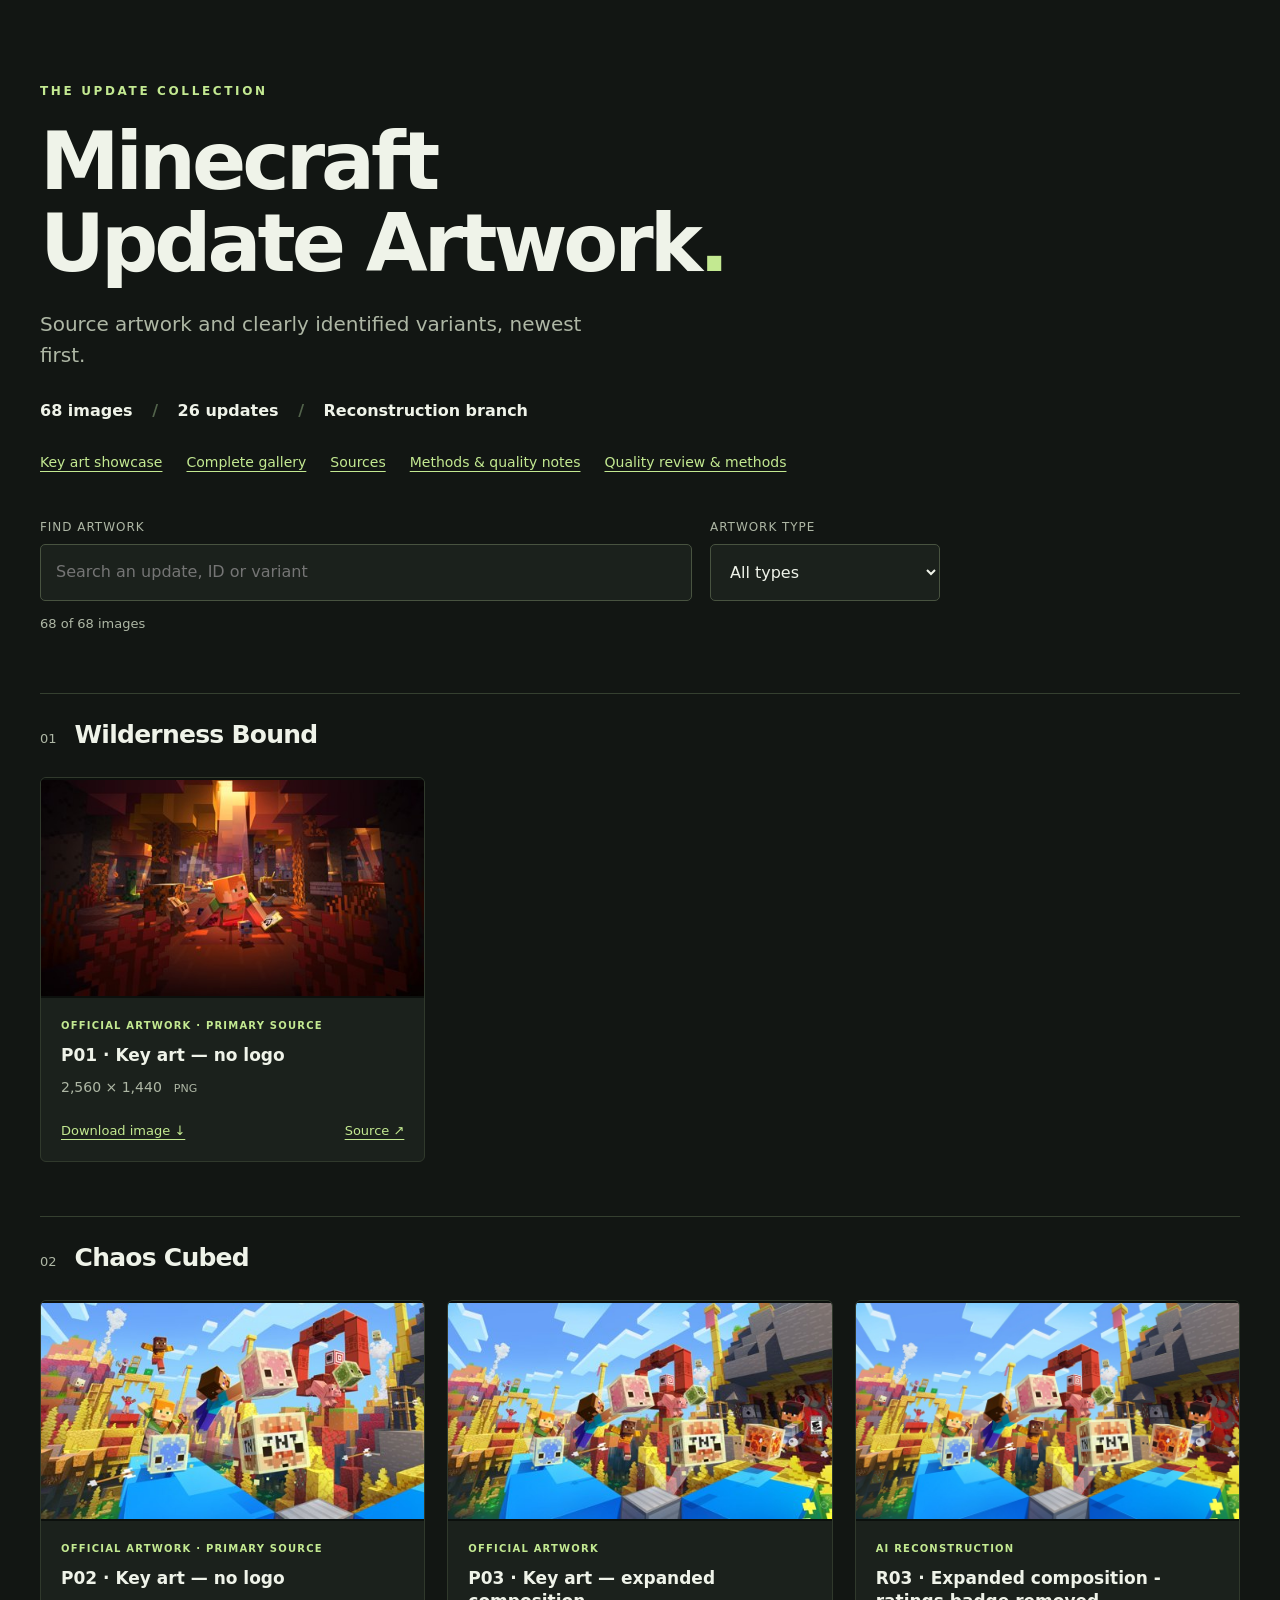
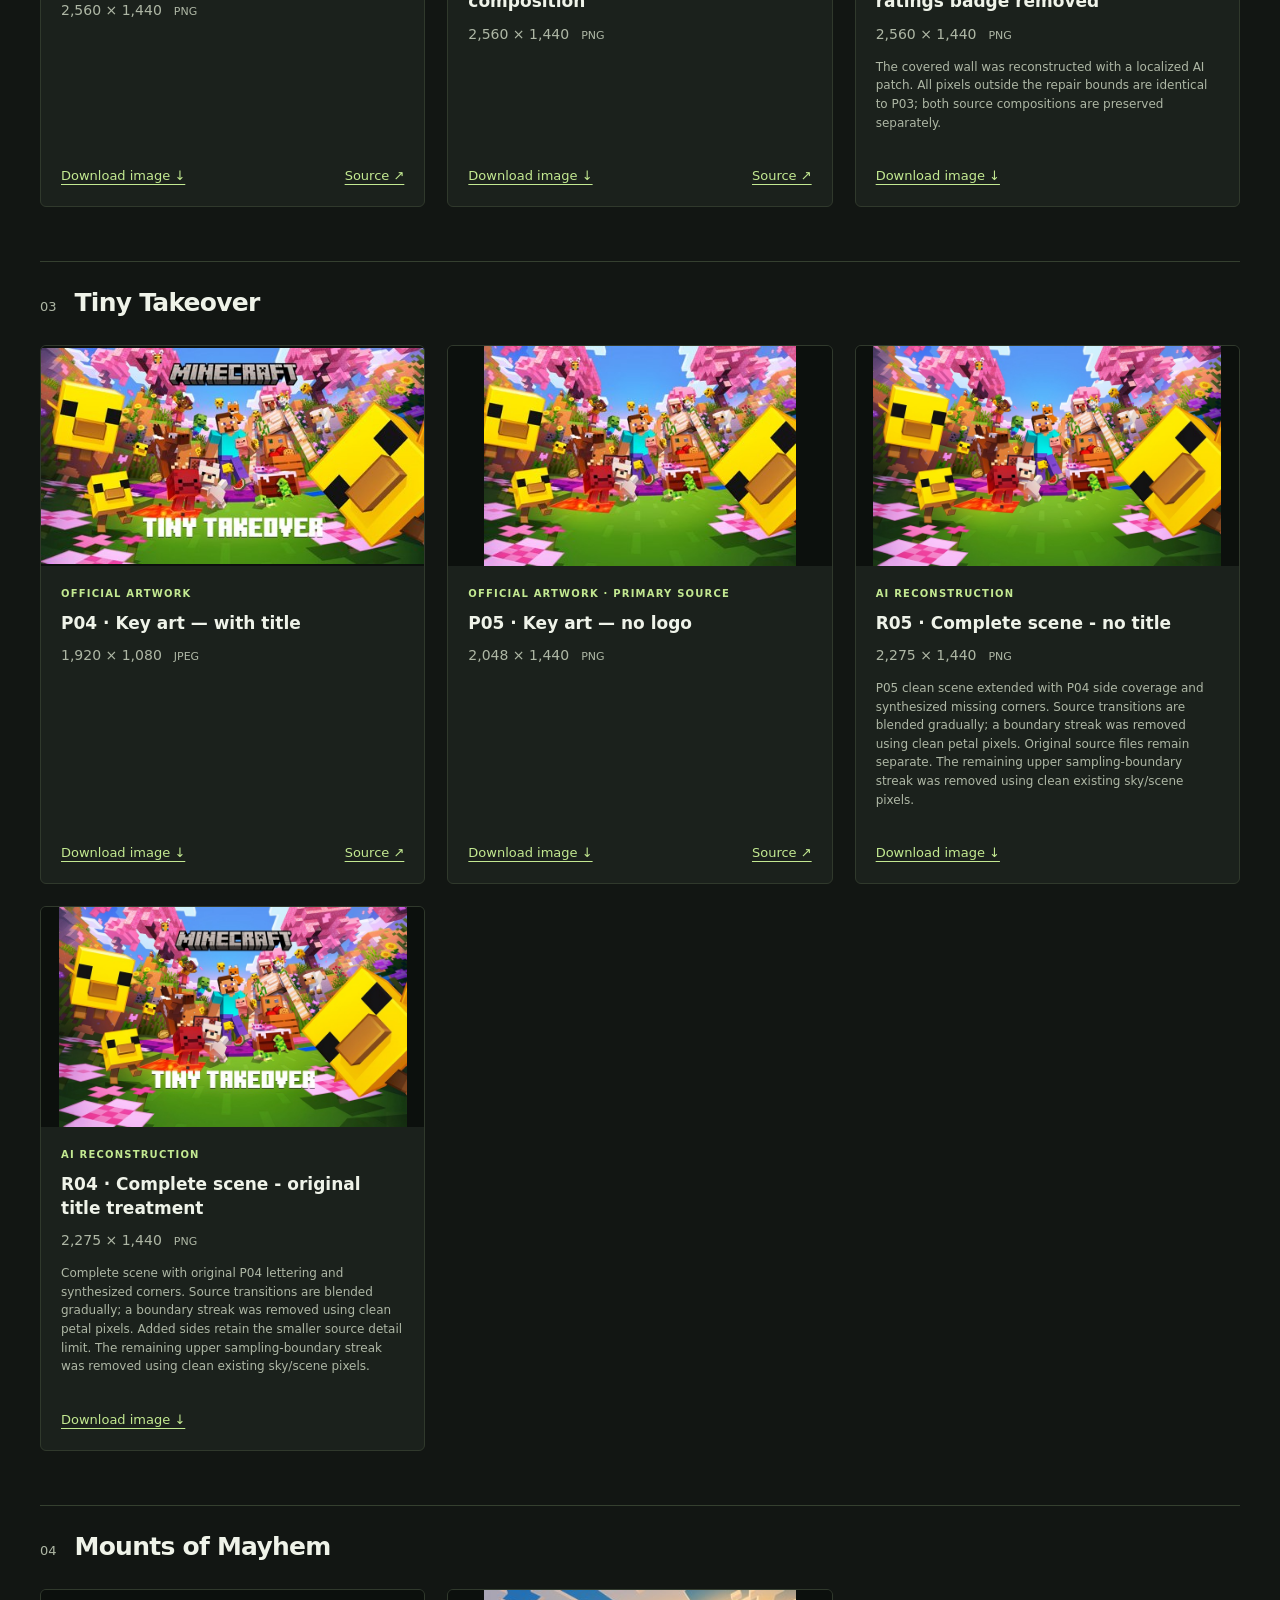
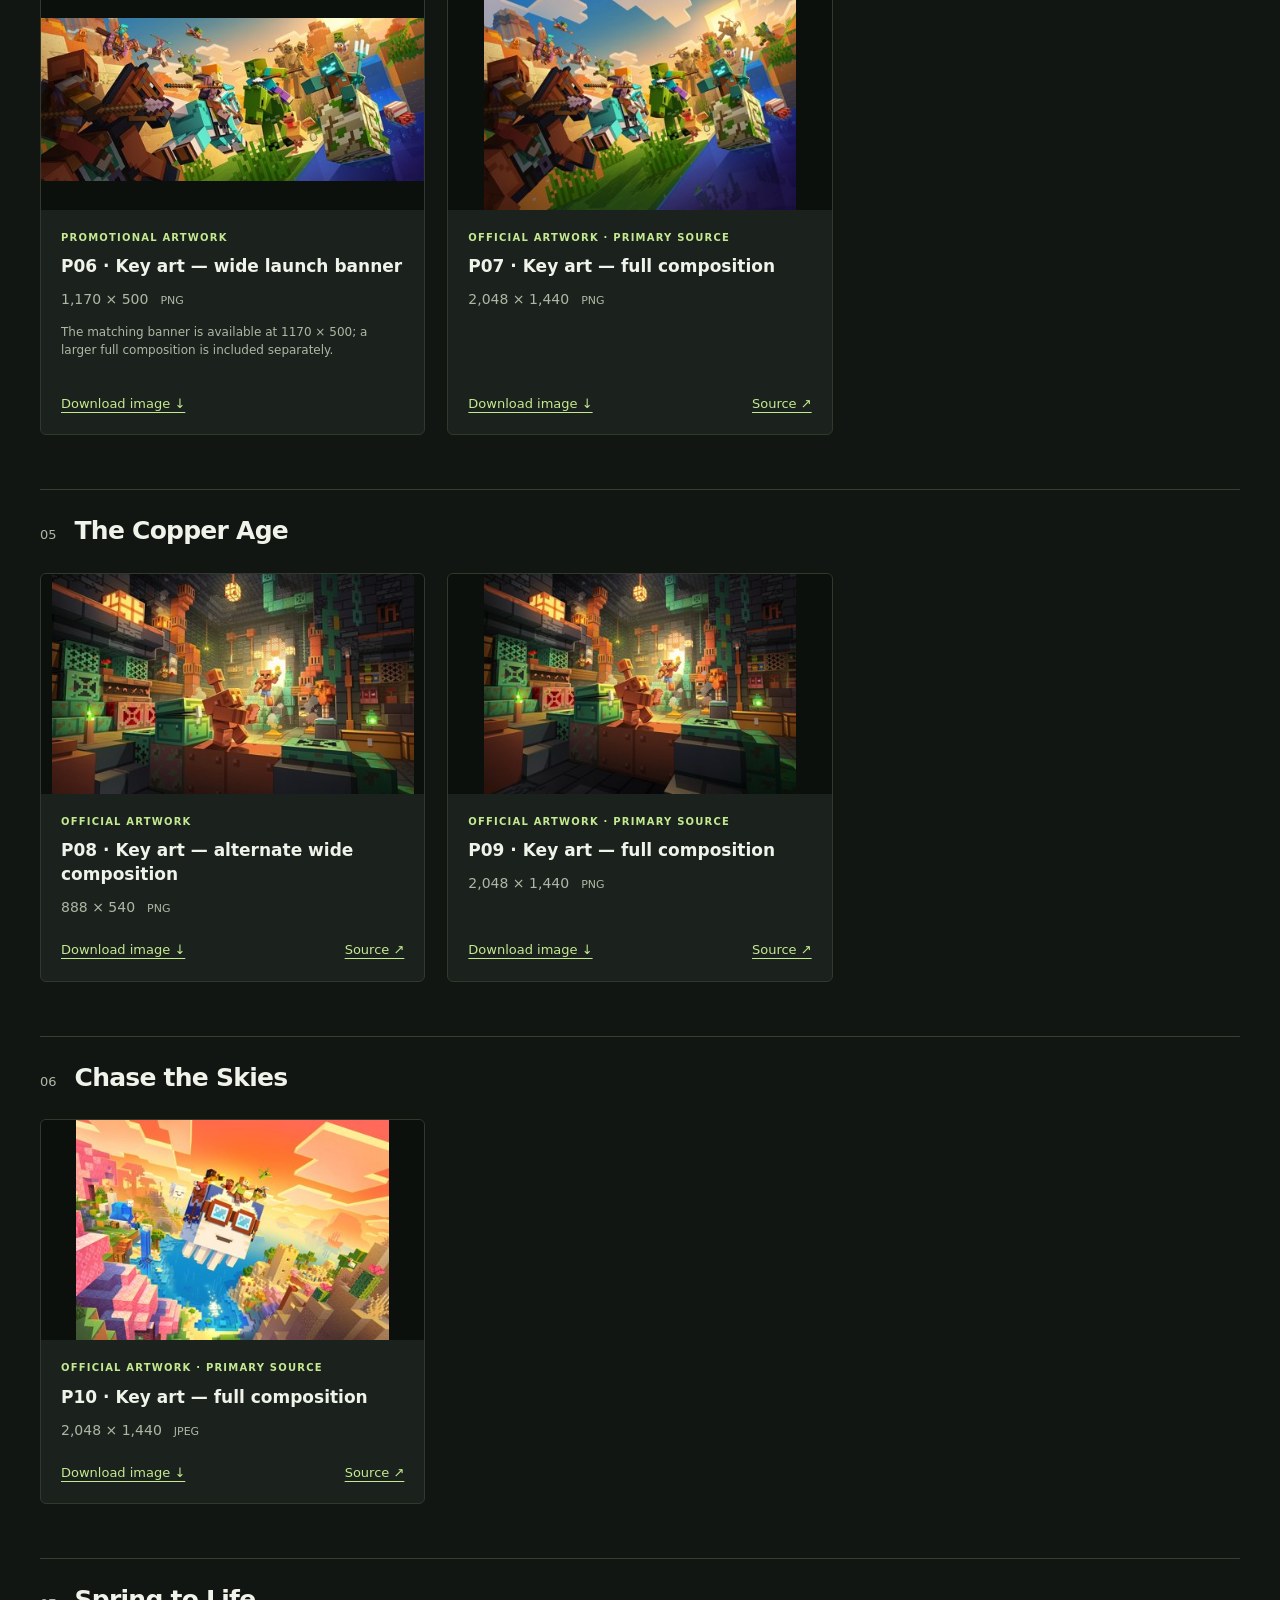
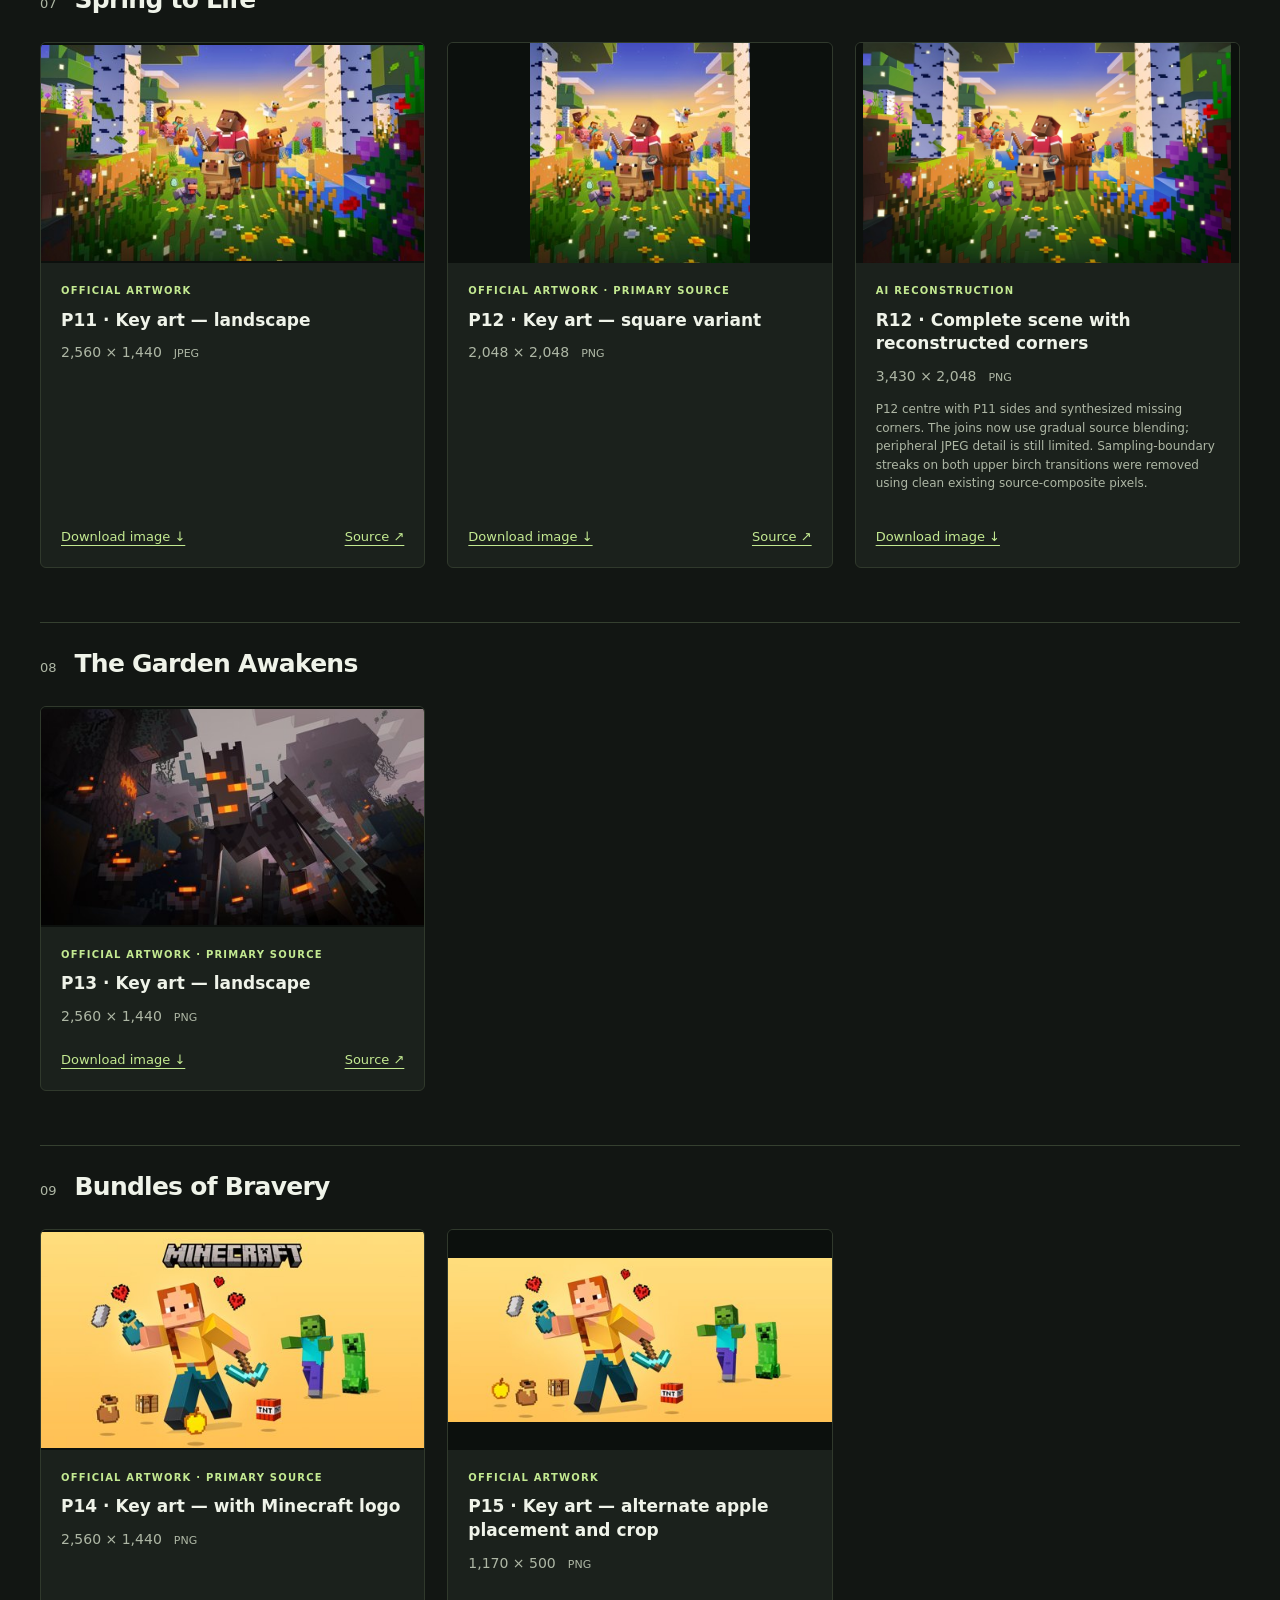
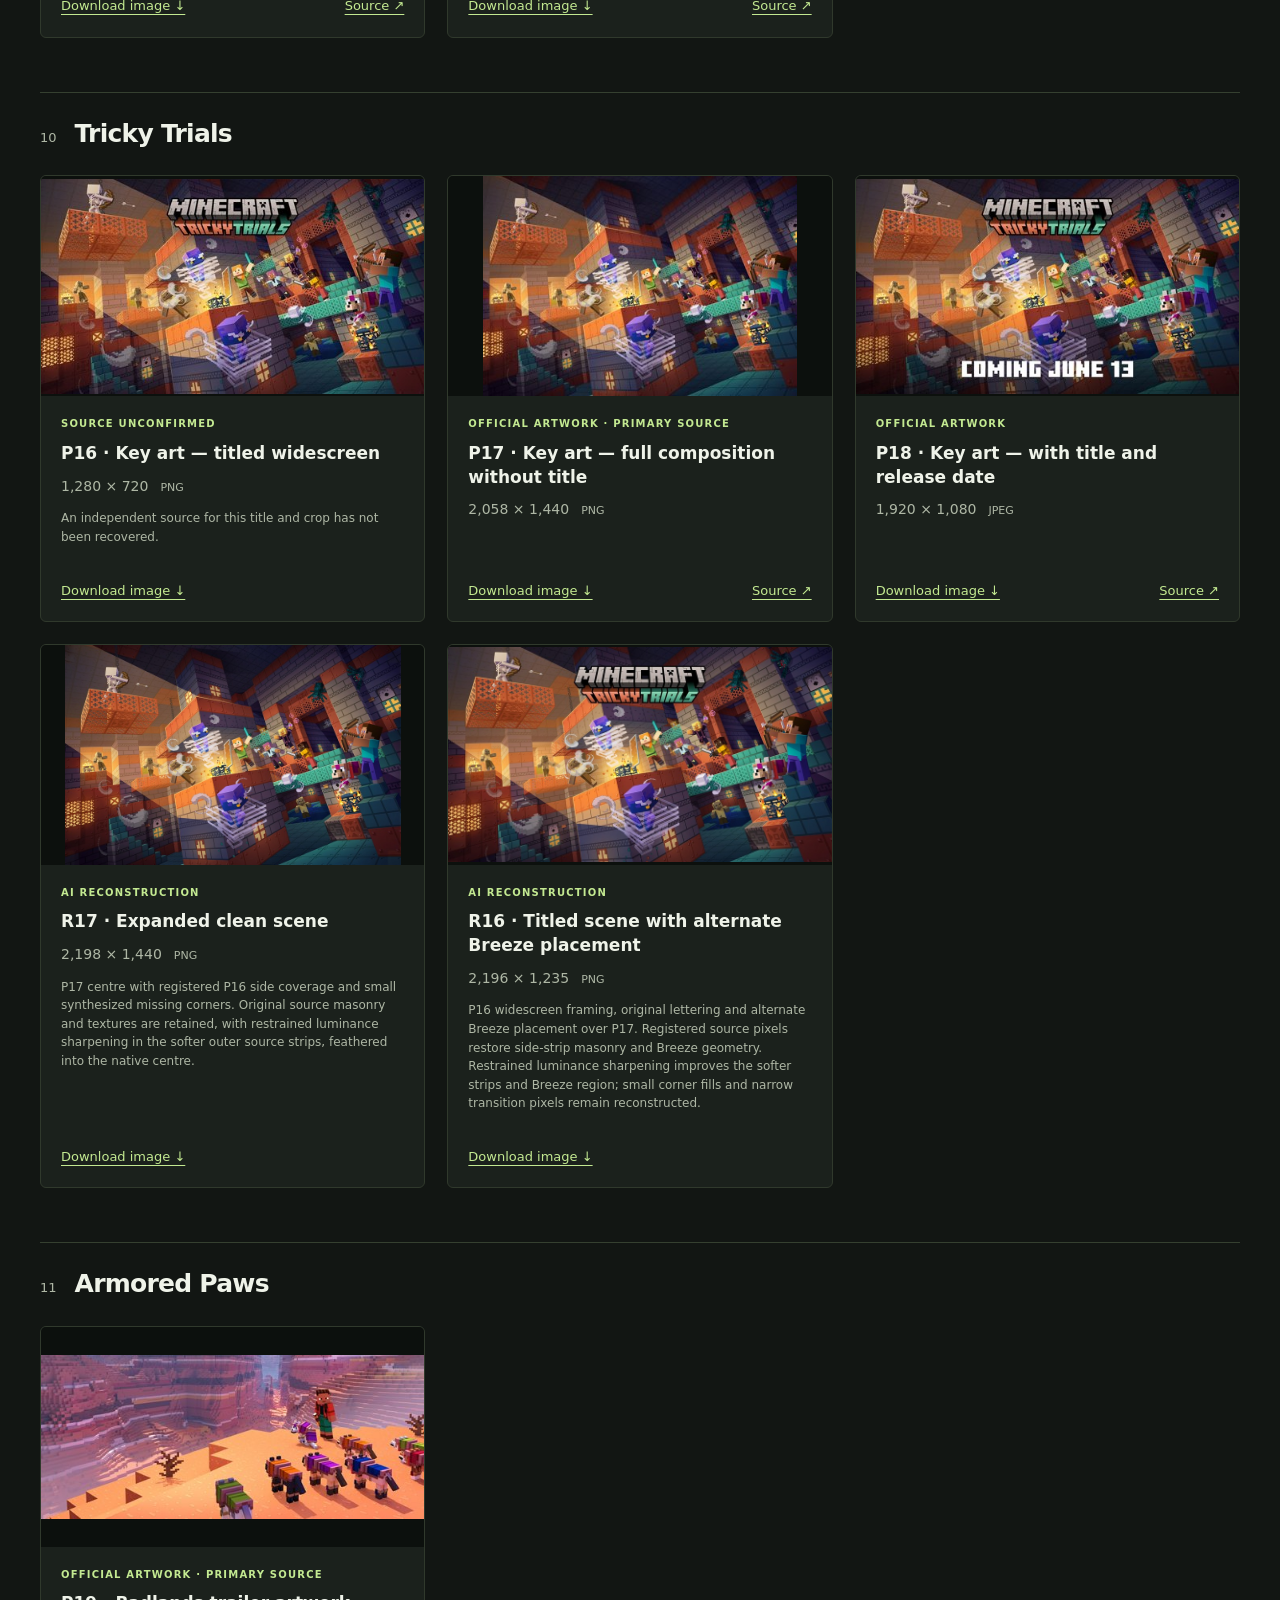
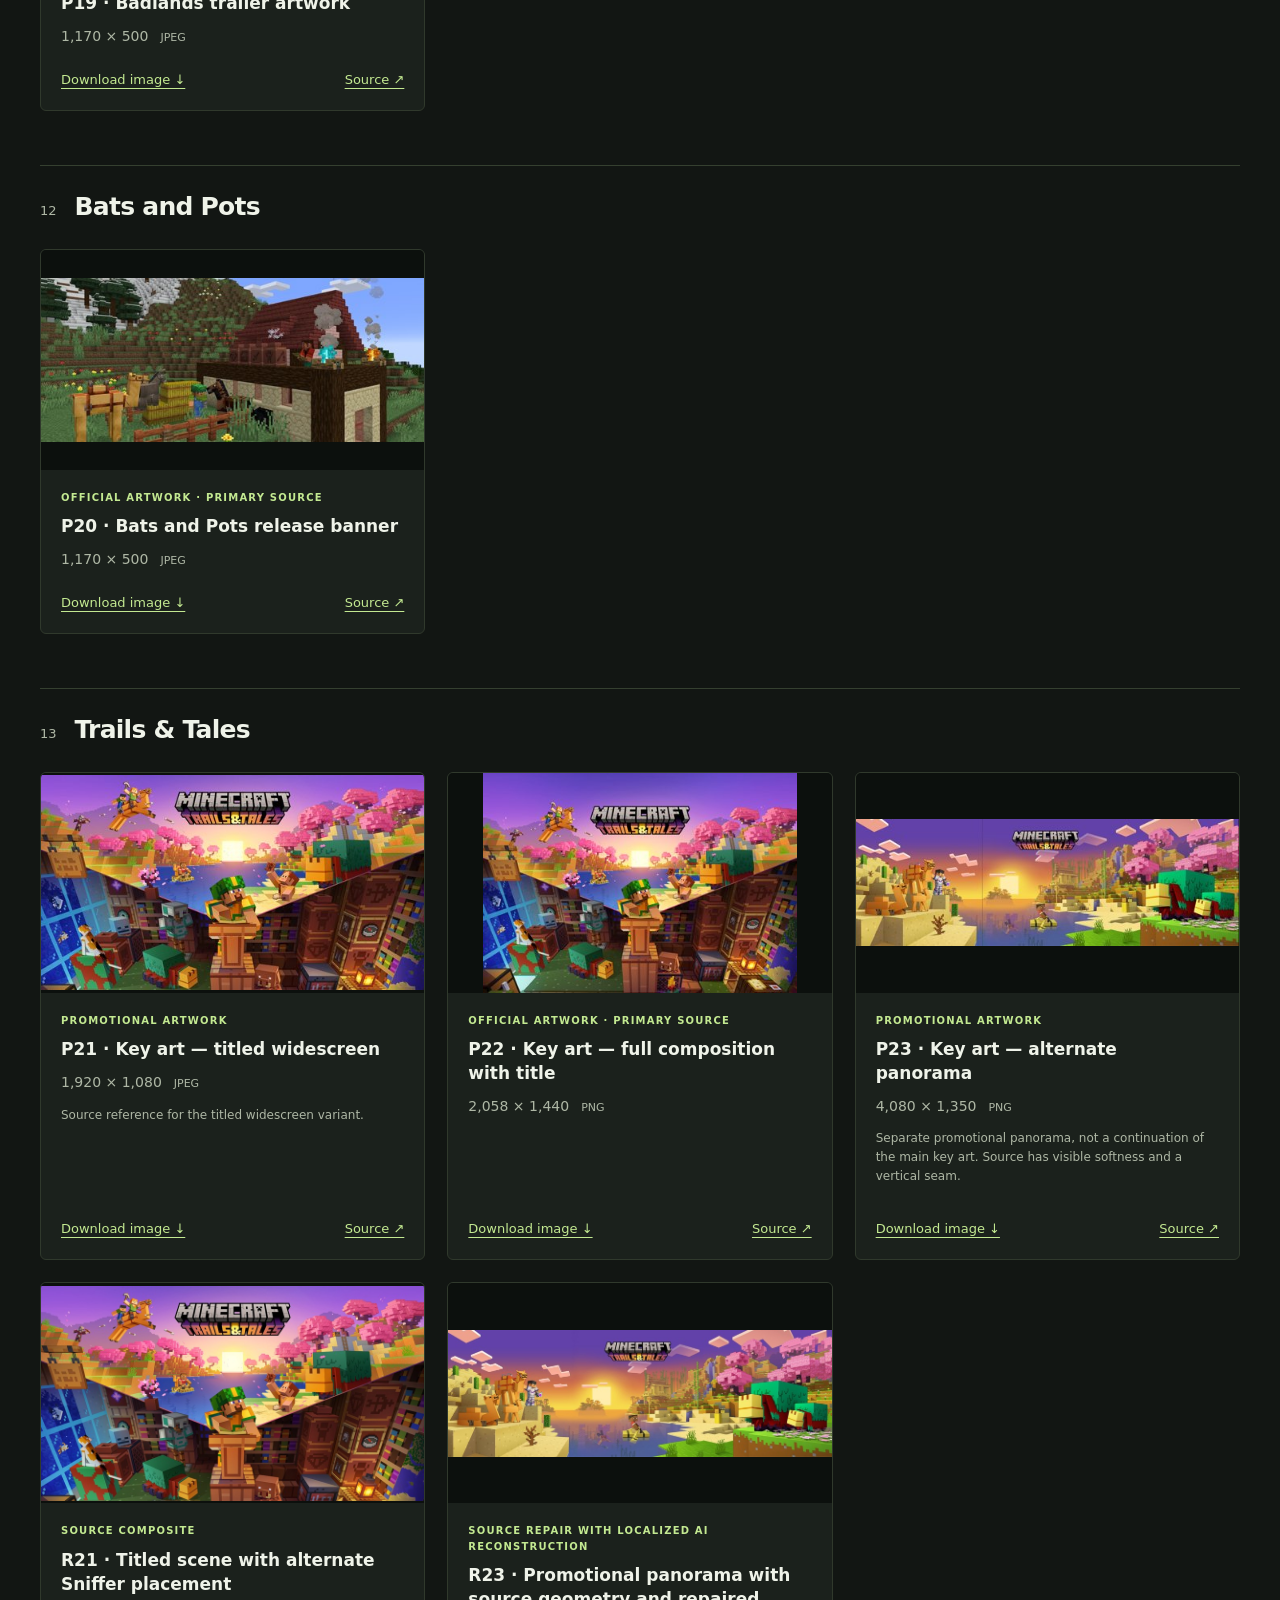
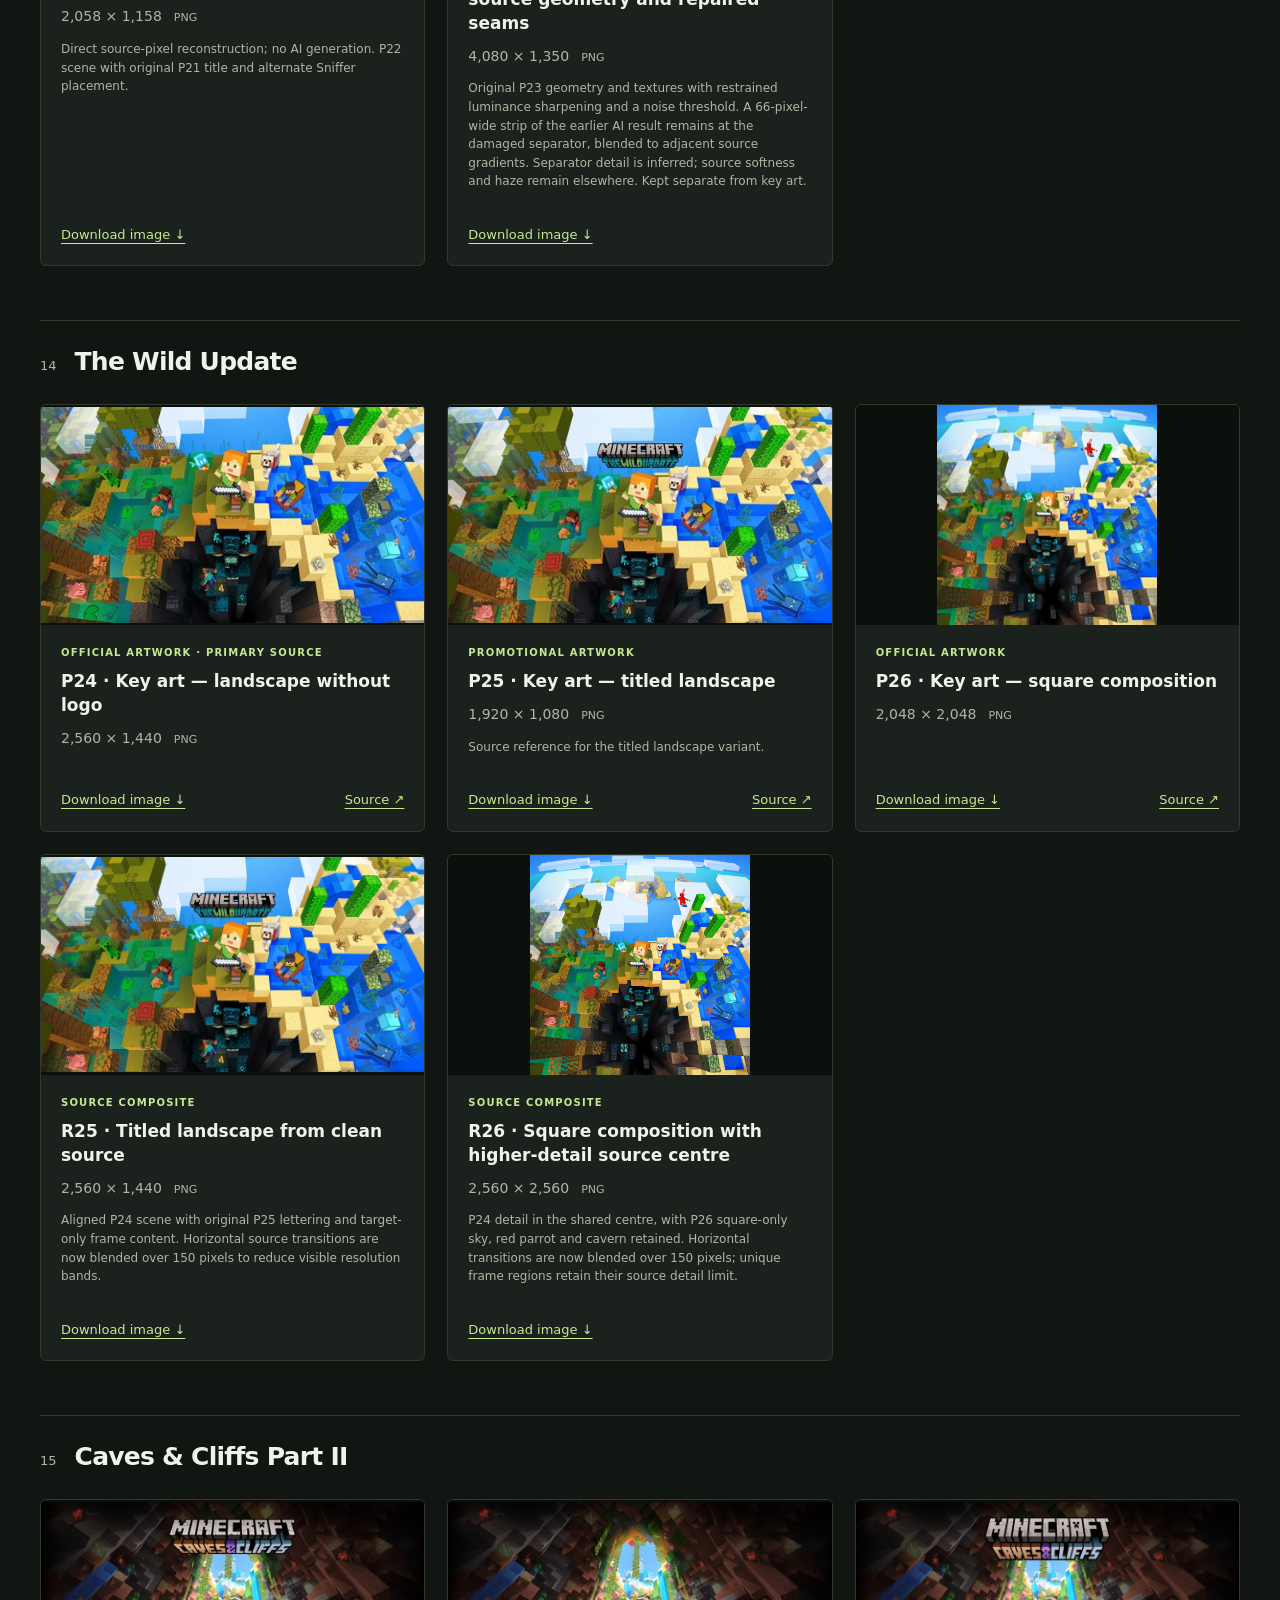
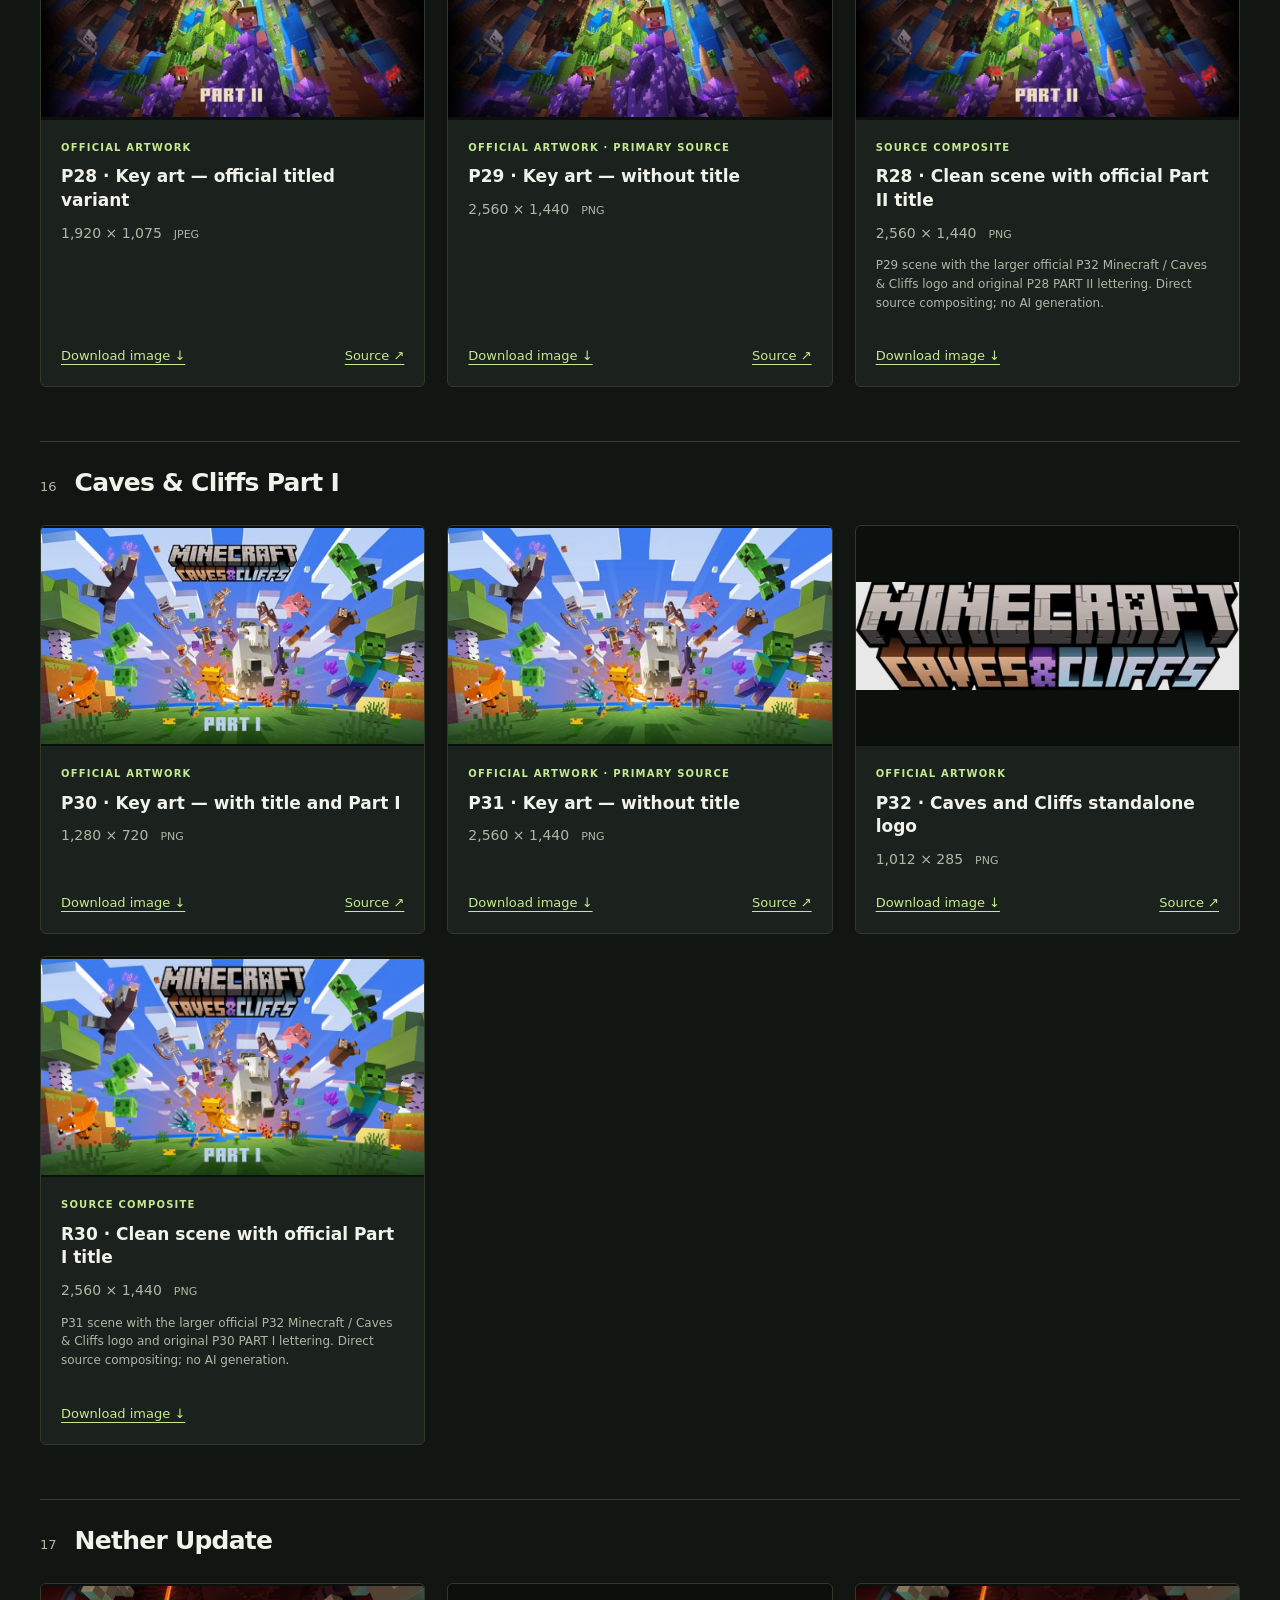
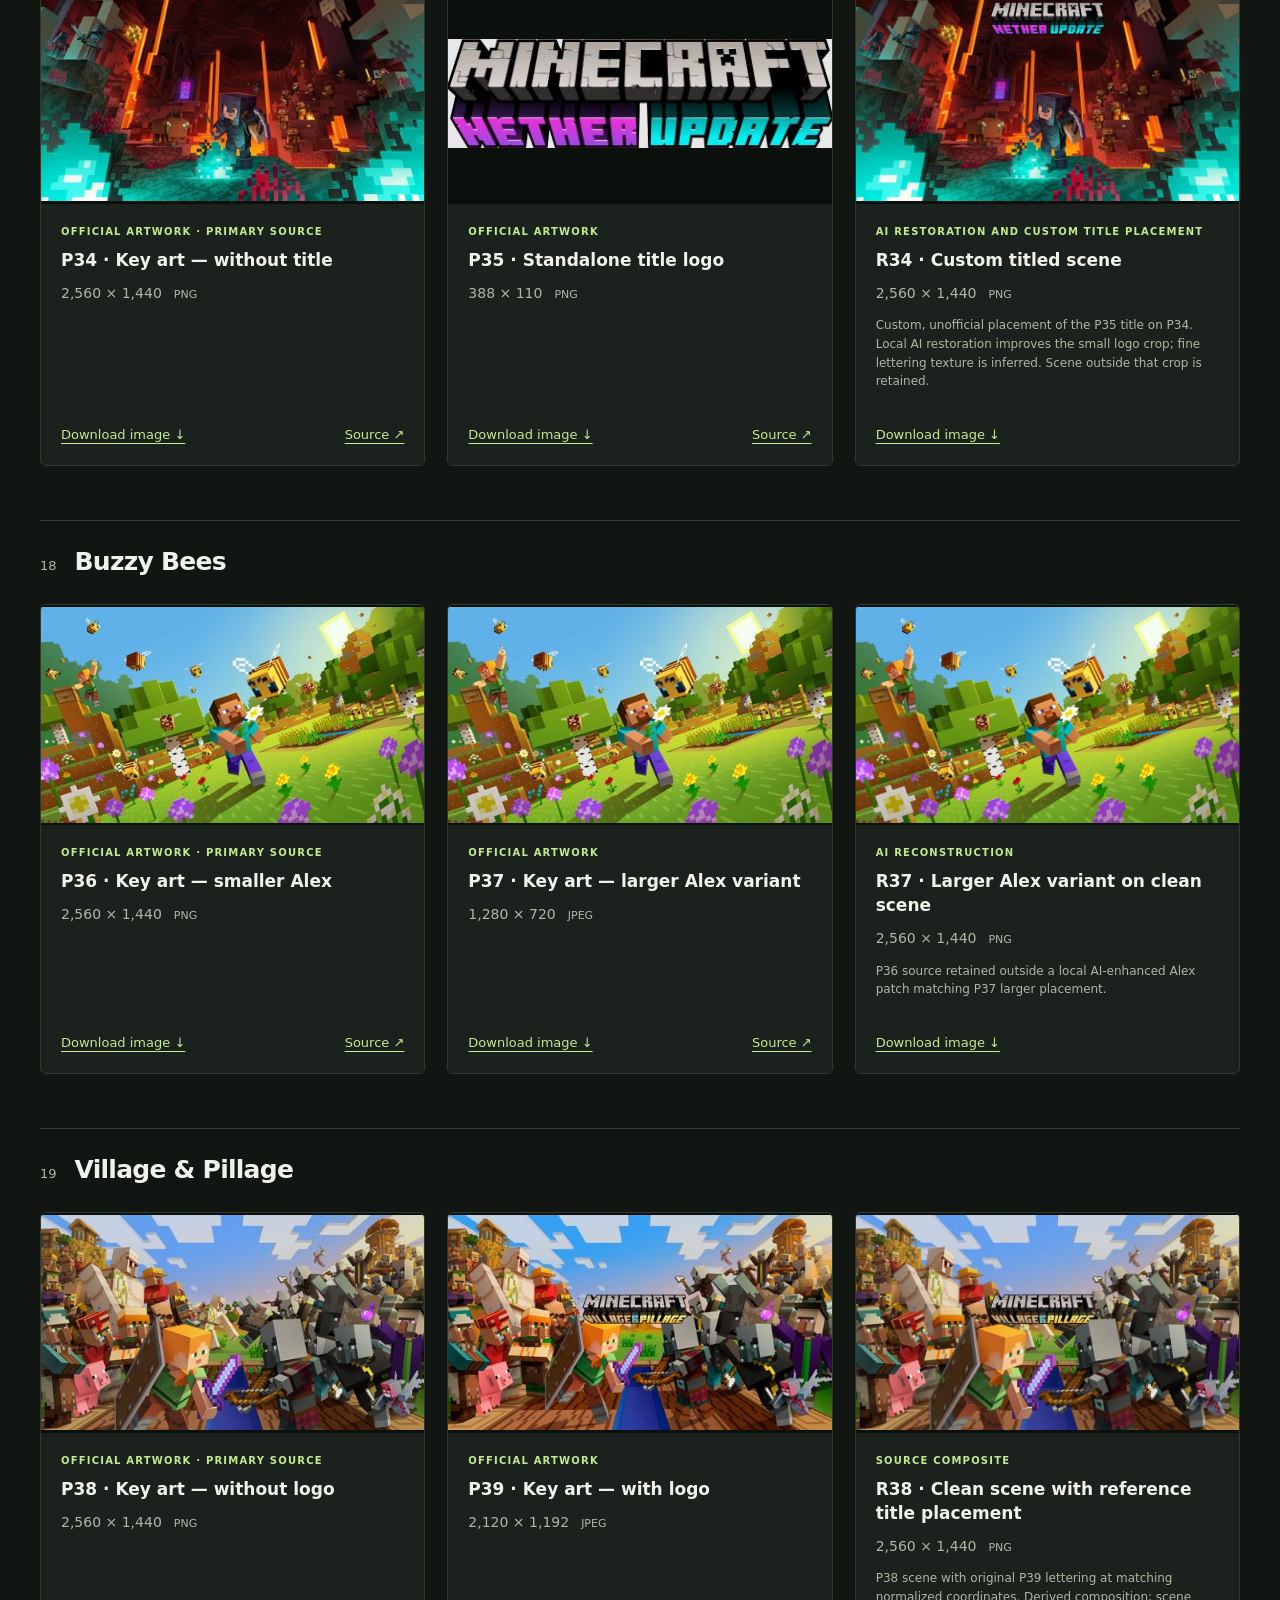
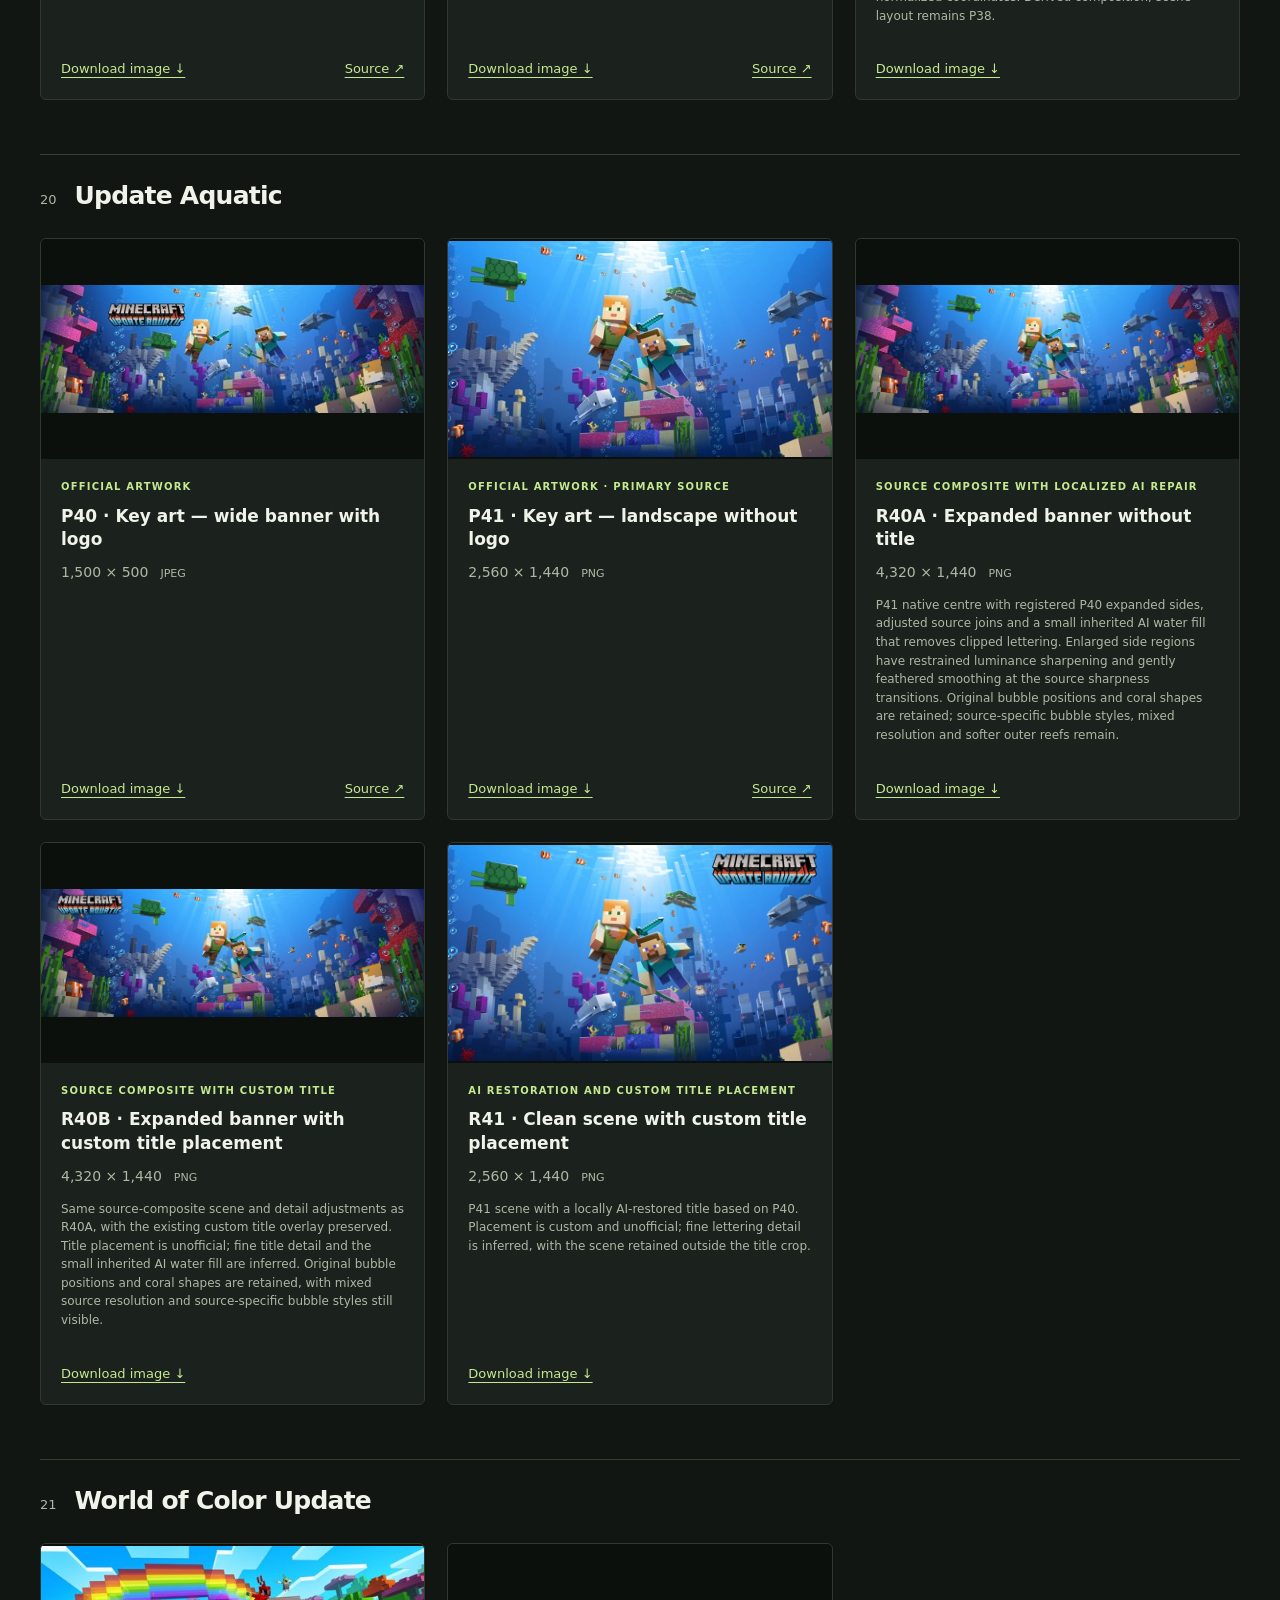
<file: index.html>
<!doctype html><html lang="en"><head><meta charset="utf-8"><meta name="viewport" content="width=device-width,initial-scale=1"><title>Minecraft Update Artwork</title><link rel="stylesheet" href=".catalogue/style.css"></head><body>
<header><p class="eyebrow">THE UPDATE COLLECTION</p><h1>Minecraft<br>Update Artwork<span>.</span></h1><p class="intro">Source artwork and clearly identified variants, newest first.</p>
<p class="stats">68 images <span>/</span> 26 updates <span>/</span> Reconstruction branch</p>
<nav aria-label="Collection resources"><a href="showcase.html">Key art showcase</a><a href="index.html" aria-current="page">Complete gallery</a><a href="https://github.com/TQNL/minecraft-update-artwork/tree/ai-reconstruction/SOURCES.md">Sources</a><a href="https://github.com/TQNL/minecraft-update-artwork/tree/ai-reconstruction/reconstruction/RESULTS.md">Methods &amp; quality notes</a><a href="https://github.com/TQNL/minecraft-update-artwork/tree/ai-reconstruction/reconstruction/quality-review/README.md">Quality review &amp; methods</a></nav>
<div class="filters"><label for="search">Find artwork</label><input id="search" type="search" placeholder="Search an update, ID or variant"><label for="type">Artwork type</label><select id="type"><option value="">All types</option><option>Official artwork</option><option>AI reconstruction</option><option>Promotional artwork</option><option>Source unconfirmed</option><option>Source composite</option><option>Source repair with localized AI reconstruction</option><option>AI restoration and custom title placement</option><option>Source composite with localized AI repair</option><option>Source composite with custom title</option><option>Fan art</option><option>Source resampling</option></select></div><p id="count" role="status" aria-live="polite"></p></header><main>
<section class="update"><h2><span>01</span>Wilderness Bound</h2><div class="grid">
<article class="card" data-search="wilderness bound p01 key art — no logo official artwork · primary source" data-type="Official artwork"><a class="image" href="artwork/01-wilderness-bound/key-art-no-logo-2560x1440.png"><img loading="lazy" src=".catalogue/previews/01.jpg" alt="Wilderness Bound: Key art — no logo"></a><div class="info"><p class="tag">Official artwork · Primary source</p><h3>P01 · Key art — no logo</h3><p class="dimensions">2,560 × 1,440<span>PNG</span></p>
<div class="links"><a href="artwork/01-wilderness-bound/key-art-no-logo-2560x1440.png" download>Download image ↓</a>
<a href="https://minecraft.wiki/w/File%3AWilderness_Bound_Key_Art.png" rel="noreferrer">Source ↗</a>
</div></div></article>
</div></section>
<section class="update"><h2><span>02</span>Chaos Cubed</h2><div class="grid">
<article class="card" data-search="chaos cubed p02 key art — no logo official artwork · primary source" data-type="Official artwork"><a class="image" href="artwork/02-chaos-cubed/key-art-no-logo-2560x1440.png"><img loading="lazy" src=".catalogue/previews/02.jpg" alt="Chaos Cubed: Key art — no logo"></a><div class="info"><p class="tag">Official artwork · Primary source</p><h3>P02 · Key art — no logo</h3><p class="dimensions">2,560 × 1,440<span>PNG</span></p>
<div class="links"><a href="artwork/02-chaos-cubed/key-art-no-logo-2560x1440.png" download>Download image ↓</a>
<a href="https://minecraft.wiki/w/File%3AChaos_Cubed_Key_Art.png" rel="noreferrer">Source ↗</a>
</div></div></article>
<article class="card" data-search="chaos cubed p03 key art — expanded composition official artwork" data-type="Official artwork"><a class="image" href="artwork/02-chaos-cubed/key-art-expanded-composition-2560x1440.png"><img loading="lazy" src=".catalogue/previews/03.jpg" alt="Chaos Cubed: Key art — expanded composition"></a><div class="info"><p class="tag">Official artwork</p><h3>P03 · Key art — expanded composition</h3><p class="dimensions">2,560 × 1,440<span>PNG</span></p>
<div class="links"><a href="artwork/02-chaos-cubed/key-art-expanded-composition-2560x1440.png" download>Download image ↓</a>
<a href="https://minecraft.wiki/w/File%3AChaos_Cubed_Key_Art_expanded.png" rel="noreferrer">Source ↗</a>
</div></div></article>
<article class="card" data-search="chaos cubed r03 expanded composition - ratings badge removed ai reconstruction" data-type="AI reconstruction"><a class="image" href="artwork/02-chaos-cubed/expanded-composition-rating-removed-2560x1440.png"><img loading="lazy" src=".catalogue/previews/R03.jpg" alt="Chaos Cubed: Expanded composition - ratings badge removed"></a><div class="info"><p class="tag">AI reconstruction</p><h3>R03 · Expanded composition - ratings badge removed</h3><p class="dimensions">2,560 × 1,440<span>PNG</span></p>
<p class="note">The covered wall was reconstructed with a localized AI patch. All pixels outside the repair bounds are identical to P03; both source compositions are preserved separately.</p>
<div class="links"><a href="artwork/02-chaos-cubed/expanded-composition-rating-removed-2560x1440.png" download>Download image ↓</a>
</div></div></article>
</div></section>
<section class="update"><h2><span>03</span>Tiny Takeover</h2><div class="grid">
<article class="card" data-search="tiny takeover p04 key art — with title official artwork" data-type="Official artwork"><a class="image" href="artwork/03-tiny-takeover/key-art-with-title-1920x1080.jpg"><img loading="lazy" src=".catalogue/previews/04.jpg" alt="Tiny Takeover: Key art — with title"></a><div class="info"><p class="tag">Official artwork</p><h3>P04 · Key art — with title</h3><p class="dimensions">1,920 × 1,080<span>JPEG</span></p>
<div class="links"><a href="artwork/03-tiny-takeover/key-art-with-title-1920x1080.jpg" download>Download image ↓</a>
<a href="https://minecraft.wiki/w/File%3ATiny_Takeover_Key_Art.jpg" rel="noreferrer">Source ↗</a>
</div></div></article>
<article class="card" data-search="tiny takeover p05 key art — no logo official artwork · primary source" data-type="Official artwork"><a class="image" href="artwork/03-tiny-takeover/key-art-no-logo-2048x1440.png"><img loading="lazy" src=".catalogue/previews/05.jpg" alt="Tiny Takeover: Key art — no logo"></a><div class="info"><p class="tag">Official artwork · Primary source</p><h3>P05 · Key art — no logo</h3><p class="dimensions">2,048 × 1,440<span>PNG</span></p>
<div class="links"><a href="artwork/03-tiny-takeover/key-art-no-logo-2048x1440.png" download>Download image ↓</a>
<a href="https://minecraft.wiki/w/File%3ATiny_Takeover_Key_Art.png" rel="noreferrer">Source ↗</a>
</div></div></article>
<article class="card" data-search="tiny takeover r05 complete scene - no title ai reconstruction" data-type="AI reconstruction"><a class="image" href="artwork/03-tiny-takeover/complete-scene-no-title-2275x1440.png"><img loading="lazy" src=".catalogue/previews/R05.jpg" alt="Tiny Takeover: Complete scene - no title"></a><div class="info"><p class="tag">AI reconstruction</p><h3>R05 · Complete scene - no title</h3><p class="dimensions">2,275 × 1,440<span>PNG</span></p>
<p class="note">P05 clean scene extended with P04 side coverage and synthesized missing corners. Source transitions are blended gradually; a boundary streak was removed using clean petal pixels. Original source files remain separate. The remaining upper sampling-boundary streak was removed using clean existing sky/scene pixels.</p>
<div class="links"><a href="artwork/03-tiny-takeover/complete-scene-no-title-2275x1440.png" download>Download image ↓</a>
</div></div></article>
<article class="card" data-search="tiny takeover r04 complete scene - original title treatment ai reconstruction" data-type="AI reconstruction"><a class="image" href="artwork/03-tiny-takeover/complete-scene-with-title-2275x1440.png"><img loading="lazy" src=".catalogue/previews/R04.jpg" alt="Tiny Takeover: Complete scene - original title treatment"></a><div class="info"><p class="tag">AI reconstruction</p><h3>R04 · Complete scene - original title treatment</h3><p class="dimensions">2,275 × 1,440<span>PNG</span></p>
<p class="note">Complete scene with original P04 lettering and synthesized corners. Source transitions are blended gradually; a boundary streak was removed using clean petal pixels. Added sides retain the smaller source detail limit. The remaining upper sampling-boundary streak was removed using clean existing sky/scene pixels.</p>
<div class="links"><a href="artwork/03-tiny-takeover/complete-scene-with-title-2275x1440.png" download>Download image ↓</a>
</div></div></article>
</div></section>
<section class="update"><h2><span>04</span>Mounts of Mayhem</h2><div class="grid">
<article class="card" data-search="mounts of mayhem p06 key art — wide launch banner promotional artwork" data-type="Promotional artwork"><a class="image" href="artwork/04-mounts-of-mayhem/key-art-wide-launch-banner-1170x500.png"><img loading="lazy" src=".catalogue/previews/06.jpg" alt="Mounts of Mayhem: Key art — wide launch banner"></a><div class="info"><p class="tag">Promotional artwork</p><h3>P06 · Key art — wide launch banner</h3><p class="dimensions">1,170 × 500<span>PNG</span></p>
<p class="note">The matching banner is available at 1170 × 500; a larger full composition is included separately.</p>
<div class="links"><a href="artwork/04-mounts-of-mayhem/key-art-wide-launch-banner-1170x500.png" download>Download image ↓</a>
</div></div></article>
<article class="card" data-search="mounts of mayhem p07 key art — full composition official artwork · primary source" data-type="Official artwork"><a class="image" href="artwork/04-mounts-of-mayhem/key-art-full-composition-2048x1440.png"><img loading="lazy" src=".catalogue/previews/07.jpg" alt="Mounts of Mayhem: Key art — full composition"></a><div class="info"><p class="tag">Official artwork · Primary source</p><h3>P07 · Key art — full composition</h3><p class="dimensions">2,048 × 1,440<span>PNG</span></p>
<div class="links"><a href="artwork/04-mounts-of-mayhem/key-art-full-composition-2048x1440.png" download>Download image ↓</a>
<a href="https://minecraft.wiki/w/File%3AMounts_of_Mayhem_Key_Art.png" rel="noreferrer">Source ↗</a>
</div></div></article>
</div></section>
<section class="update"><h2><span>05</span>The Copper Age</h2><div class="grid">
<article class="card" data-search="the copper age p08 key art — alternate wide composition official artwork" data-type="Official artwork"><a class="image" href="artwork/05-the-copper-age/key-art-alternate-wide-composition-888x540.png"><img loading="lazy" src=".catalogue/previews/08.jpg" alt="The Copper Age: Key art — alternate wide composition"></a><div class="info"><p class="tag">Official artwork</p><h3>P08 · Key art — alternate wide composition</h3><p class="dimensions">888 × 540<span>PNG</span></p>
<div class="links"><a href="artwork/05-the-copper-age/key-art-alternate-wide-composition-888x540.png" download>Download image ↓</a>
<a href="https://minecraft.wiki/w/File%3AMCL-Fall-25_Media-Block-B_FGD-25.png" rel="noreferrer">Source ↗</a>
</div></div></article>
<article class="card" data-search="the copper age p09 key art — full composition official artwork · primary source" data-type="Official artwork"><a class="image" href="artwork/05-the-copper-age/key-art-full-composition-2048x1440.png"><img loading="lazy" src=".catalogue/previews/09.jpg" alt="The Copper Age: Key art — full composition"></a><div class="info"><p class="tag">Official artwork · Primary source</p><h3>P09 · Key art — full composition</h3><p class="dimensions">2,048 × 1,440<span>PNG</span></p>
<div class="links"><a href="artwork/05-the-copper-age/key-art-full-composition-2048x1440.png" download>Download image ↓</a>
<a href="https://minecraft.wiki/w/File%3AThe_Copper_Age_Key_Art.png" rel="noreferrer">Source ↗</a>
</div></div></article>
</div></section>
<section class="update"><h2><span>06</span>Chase the Skies</h2><div class="grid">
<article class="card" data-search="chase the skies p10 key art — full composition official artwork · primary source" data-type="Official artwork"><a class="image" href="artwork/06-chase-the-skies/key-art-full-composition-2048x1440.jpg"><img loading="lazy" src=".catalogue/previews/10.jpg" alt="Chase the Skies: Key art — full composition"></a><div class="info"><p class="tag">Official artwork · Primary source</p><h3>P10 · Key art — full composition</h3><p class="dimensions">2,048 × 1,440<span>JPEG</span></p>
<div class="links"><a href="artwork/06-chase-the-skies/key-art-full-composition-2048x1440.jpg" download>Download image ↓</a>
<a href="https://minecraft.wiki/w/File%3AChase_the_Skies_Key_Art.jpg" rel="noreferrer">Source ↗</a>
</div></div></article>
</div></section>
<section class="update"><h2><span>07</span>Spring to Life</h2><div class="grid">
<article class="card" data-search="spring to life p11 key art — landscape official artwork" data-type="Official artwork"><a class="image" href="artwork/07-spring-to-life/key-art-landscape-2560x1440.jpg"><img loading="lazy" src=".catalogue/previews/11.jpg" alt="Spring to Life: Key art — landscape"></a><div class="info"><p class="tag">Official artwork</p><h3>P11 · Key art — landscape</h3><p class="dimensions">2,560 × 1,440<span>JPEG</span></p>
<div class="links"><a href="artwork/07-spring-to-life/key-art-landscape-2560x1440.jpg" download>Download image ↓</a>
<a href="https://minecraft.wiki/w/File%3ASpring_to_Life_Key_Art.jpg" rel="noreferrer">Source ↗</a>
</div></div></article>
<article class="card" data-search="spring to life p12 key art — square variant official artwork · primary source" data-type="Official artwork"><a class="image" href="artwork/07-spring-to-life/key-art-square-variant-2048x2048.png"><img loading="lazy" src=".catalogue/previews/12.jpg" alt="Spring to Life: Key art — square variant"></a><div class="info"><p class="tag">Official artwork · Primary source</p><h3>P12 · Key art — square variant</h3><p class="dimensions">2,048 × 2,048<span>PNG</span></p>
<div class="links"><a href="artwork/07-spring-to-life/key-art-square-variant-2048x2048.png" download>Download image ↓</a>
<a href="https://minecraft.wiki/w/File%3ASpring_to_life_Key_art_2048x2048.png" rel="noreferrer">Source ↗</a>
</div></div></article>
<article class="card" data-search="spring to life r12 complete scene with reconstructed corners ai reconstruction" data-type="AI reconstruction"><a class="image" href="artwork/07-spring-to-life/complete-scene-3430x2048.png"><img loading="lazy" src=".catalogue/previews/R12.jpg" alt="Spring to Life: Complete scene with reconstructed corners"></a><div class="info"><p class="tag">AI reconstruction</p><h3>R12 · Complete scene with reconstructed corners</h3><p class="dimensions">3,430 × 2,048<span>PNG</span></p>
<p class="note">P12 centre with P11 sides and synthesized missing corners. The joins now use gradual source blending; peripheral JPEG detail is still limited. Sampling-boundary streaks on both upper birch transitions were removed using clean existing source-composite pixels.</p>
<div class="links"><a href="artwork/07-spring-to-life/complete-scene-3430x2048.png" download>Download image ↓</a>
</div></div></article>
</div></section>
<section class="update"><h2><span>08</span>The Garden Awakens</h2><div class="grid">
<article class="card" data-search="the garden awakens p13 key art — landscape official artwork · primary source" data-type="Official artwork"><a class="image" href="artwork/08-the-garden-awakens/key-art-landscape-2560x1440.png"><img loading="lazy" src=".catalogue/previews/13.jpg" alt="The Garden Awakens: Key art — landscape"></a><div class="info"><p class="tag">Official artwork · Primary source</p><h3>P13 · Key art — landscape</h3><p class="dimensions">2,560 × 1,440<span>PNG</span></p>
<div class="links"><a href="artwork/08-the-garden-awakens/key-art-landscape-2560x1440.png" download>Download image ↓</a>
<a href="https://minecraft.wiki/w/File%3AThe_Garden_Awakens_Key_Art.png" rel="noreferrer">Source ↗</a>
</div></div></article>
</div></section>
<section class="update"><h2><span>09</span>Bundles of Bravery</h2><div class="grid">
<article class="card" data-search="bundles of bravery p14 key art — with minecraft logo official artwork · primary source" data-type="Official artwork"><a class="image" href="artwork/09-bundles-of-bravery/key-art-with-minecraft-logo-2560x1440.png"><img loading="lazy" src=".catalogue/previews/14.jpg" alt="Bundles of Bravery: Key art — with Minecraft logo"></a><div class="info"><p class="tag">Official artwork · Primary source</p><h3>P14 · Key art — with Minecraft logo</h3><p class="dimensions">2,560 × 1,440<span>PNG</span></p>
<div class="links"><a href="artwork/09-bundles-of-bravery/key-art-with-minecraft-logo-2560x1440.png" download>Download image ↓</a>
<a href="https://minecraft.wiki/w/File%3ABundles_of_Bravery_Key_Art.png" rel="noreferrer">Source ↗</a>
</div></div></article>
<article class="card" data-search="bundles of bravery p15 key art — alternate apple placement and crop official artwork" data-type="Official artwork"><a class="image" href="artwork/09-bundles-of-bravery/key-art-alternate-apple-placement-and-crop-1170x500.png"><img loading="lazy" src=".catalogue/previews/15.jpg" alt="Bundles of Bravery: Key art — alternate apple placement and crop"></a><div class="info"><p class="tag">Official artwork</p><h3>P15 · Key art — alternate apple placement and crop</h3><p class="dimensions">1,170 × 500<span>PNG</span></p>
<div class="links"><a href="artwork/09-bundles-of-bravery/key-art-alternate-apple-placement-and-crop-1170x500.png" download>Download image ↓</a>
<a href="https://minecraft.wiki/w/File%3ABundles_of_Bravery_Key_Art_2.PNG" rel="noreferrer">Source ↗</a>
</div></div></article>
</div></section>
<section class="update"><h2><span>10</span>Tricky Trials</h2><div class="grid">
<article class="card" data-search="tricky trials p16 key art — titled widescreen source unconfirmed" data-type="Source unconfirmed"><a class="image" href="artwork/10-tricky-trials/key-art-titled-widescreen-1280x720.png"><img loading="lazy" src=".catalogue/previews/16.jpg" alt="Tricky Trials: Key art — titled widescreen"></a><div class="info"><p class="tag">Source unconfirmed</p><h3>P16 · Key art — titled widescreen</h3><p class="dimensions">1,280 × 720<span>PNG</span></p>
<p class="note">An independent source for this title and crop has not been recovered.</p>
<div class="links"><a href="artwork/10-tricky-trials/key-art-titled-widescreen-1280x720.png" download>Download image ↓</a>
</div></div></article>
<article class="card" data-search="tricky trials p17 key art — full composition without title official artwork · primary source" data-type="Official artwork"><a class="image" href="artwork/10-tricky-trials/key-art-full-composition-without-title-2058x1440.png"><img loading="lazy" src=".catalogue/previews/17.jpg" alt="Tricky Trials: Key art — full composition without title"></a><div class="info"><p class="tag">Official artwork · Primary source</p><h3>P17 · Key art — full composition without title</h3><p class="dimensions">2,058 × 1,440<span>PNG</span></p>
<div class="links"><a href="artwork/10-tricky-trials/key-art-full-composition-without-title-2058x1440.png" download>Download image ↓</a>
<a href="https://minecraft.wiki/w/File%3ATricky_Trials_Key_Art.png" rel="noreferrer">Source ↗</a>
</div></div></article>
<article class="card" data-search="tricky trials p18 key art — with title and release date official artwork" data-type="Official artwork"><a class="image" href="artwork/10-tricky-trials/key-art-with-title-and-release-date-1920x1080.jpg"><img loading="lazy" src=".catalogue/previews/18.jpg" alt="Tricky Trials: Key art — with title and release date"></a><div class="info"><p class="tag">Official artwork</p><h3>P18 · Key art — with title and release date</h3><p class="dimensions">1,920 × 1,080<span>JPEG</span></p>
<div class="links"><a href="artwork/10-tricky-trials/key-art-with-title-and-release-date-1920x1080.jpg" download>Download image ↓</a>
<a href="https://minecraft.wiki/w/File%3ATricky_Trials_Key_Art_With_Release_Date.jpg" rel="noreferrer">Source ↗</a>
</div></div></article>
<article class="card" data-search="tricky trials r17 expanded clean scene ai reconstruction" data-type="AI reconstruction"><a class="image" href="artwork/10-tricky-trials/expanded-clean-scene-2198x1440.png"><img loading="lazy" src=".catalogue/previews/R17.jpg" alt="Tricky Trials: Expanded clean scene"></a><div class="info"><p class="tag">AI reconstruction</p><h3>R17 · Expanded clean scene</h3><p class="dimensions">2,198 × 1,440<span>PNG</span></p>
<p class="note">P17 centre with registered P16 side coverage and small synthesized missing corners. Original source masonry and textures are retained, with restrained luminance sharpening in the softer outer source strips, feathered into the native centre.</p>
<div class="links"><a href="artwork/10-tricky-trials/expanded-clean-scene-2198x1440.png" download>Download image ↓</a>
</div></div></article>
<article class="card" data-search="tricky trials r16 titled scene with alternate breeze placement ai reconstruction" data-type="AI reconstruction"><a class="image" href="artwork/10-tricky-trials/titled-breeze-variant-2196x1235.png"><img loading="lazy" src=".catalogue/previews/R16.jpg" alt="Tricky Trials: Titled scene with alternate Breeze placement"></a><div class="info"><p class="tag">AI reconstruction</p><h3>R16 · Titled scene with alternate Breeze placement</h3><p class="dimensions">2,196 × 1,235<span>PNG</span></p>
<p class="note">P16 widescreen framing, original lettering and alternate Breeze placement over P17. Registered source pixels restore side-strip masonry and Breeze geometry. Restrained luminance sharpening improves the softer strips and Breeze region; small corner fills and narrow transition pixels remain reconstructed.</p>
<div class="links"><a href="artwork/10-tricky-trials/titled-breeze-variant-2196x1235.png" download>Download image ↓</a>
</div></div></article>
</div></section>
<section class="update"><h2><span>11</span>Armored Paws</h2><div class="grid">
<article class="card" data-search="armored paws p19 badlands trailer artwork official artwork · primary source" data-type="Official artwork"><a class="image" href="artwork/11-armored-paws/badlands-trailer-artwork-1170x500.jpg"><img loading="lazy" src=".catalogue/previews/19.jpg" alt="Armored Paws: Badlands trailer artwork"></a><div class="info"><p class="tag">Official artwork · Primary source</p><h3>P19 · Badlands trailer artwork</h3><p class="dimensions">1,170 × 500<span>JPEG</span></p>
<div class="links"><a href="artwork/11-armored-paws/badlands-trailer-artwork-1170x500.jpg" download>Download image ↓</a>
<a href="https://minecraft.wiki/w/File%3AArmored_Paws_Badlands_Artwork.jpg" rel="noreferrer">Source ↗</a>
</div></div></article>
</div></section>
<section class="update"><h2><span>12</span>Bats and Pots</h2><div class="grid">
<article class="card" data-search="bats and pots p20 bats and pots release banner official artwork · primary source" data-type="Official artwork"><a class="image" href="artwork/12-bats-and-pots/bats-and-pots-release-banner-1170x500.jpg"><img loading="lazy" src=".catalogue/previews/20.jpg" alt="Bats and Pots: Bats and Pots release banner"></a><div class="info"><p class="tag">Official artwork · Primary source</p><h3>P20 · Bats and Pots release banner</h3><p class="dimensions">1,170 × 500<span>JPEG</span></p>
<div class="links"><a href="artwork/12-bats-and-pots/bats-and-pots-release-banner-1170x500.jpg" download>Download image ↓</a>
<a href="https://minecraft.wiki/w/File%3A1.20.3_banner.jpg" rel="noreferrer">Source ↗</a>
</div></div></article>
</div></section>
<section class="update"><h2><span>13</span>Trails &amp; Tales</h2><div class="grid">
<article class="card" data-search="trails &amp; tales p21 key art — titled widescreen promotional artwork" data-type="Promotional artwork"><a class="image" href="artwork/13-trails-tales/key-art-titled-widescreen-1920x1080.jpg"><img loading="lazy" src=".catalogue/previews/21.jpg" alt="Trails &amp; Tales: Key art — titled widescreen"></a><div class="info"><p class="tag">Promotional artwork</p><h3>P21 · Key art — titled widescreen</h3><p class="dimensions">1,920 × 1,080<span>JPEG</span></p>
<p class="note">Source reference for the titled widescreen variant.</p>
<div class="links"><a href="artwork/13-trails-tales/key-art-titled-widescreen-1920x1080.jpg" download>Download image ↓</a>
<a href="https://twitter.com/Minecraft/status/1662115249418563586" rel="noreferrer">Source ↗</a>
</div></div></article>
<article class="card" data-search="trails &amp; tales p22 key art — full composition with title official artwork · primary source" data-type="Official artwork"><a class="image" href="artwork/13-trails-tales/key-art-full-composition-with-title-2058x1440.png"><img loading="lazy" src=".catalogue/previews/22.jpg" alt="Trails &amp; Tales: Key art — full composition with title"></a><div class="info"><p class="tag">Official artwork · Primary source</p><h3>P22 · Key art — full composition with title</h3><p class="dimensions">2,058 × 1,440<span>PNG</span></p>
<div class="links"><a href="artwork/13-trails-tales/key-art-full-composition-with-title-2058x1440.png" download>Download image ↓</a>
<a href="https://minecraft.wiki/w/File%3ATrails_%26_Tales_key_art.png" rel="noreferrer">Source ↗</a>
</div></div></article>
<article class="card" data-search="trails &amp; tales p23 key art — alternate panorama promotional artwork" data-type="Promotional artwork"><a class="image" href="artwork/13-trails-tales/key-art-alternate-panorama-4080x1350.png"><img loading="lazy" src=".catalogue/previews/23.jpg" alt="Trails &amp; Tales: Key art — alternate panorama"></a><div class="info"><p class="tag">Promotional artwork</p><h3>P23 · Key art — alternate panorama</h3><p class="dimensions">4,080 × 1,350<span>PNG</span></p>
<p class="note">Separate promotional panorama, not a continuation of the main key art. Source has visible softness and a vertical seam.</p>
<div class="links"><a href="artwork/13-trails-tales/key-art-alternate-panorama-4080x1350.png" download>Download image ↓</a>
<a href="https://minecraft.wiki/w/File%3ATrails_and_Tales_key_art2.png" rel="noreferrer">Source ↗</a>
</div></div></article>
<article class="card" data-search="trails &amp; tales r21 titled scene with alternate sniffer placement source composite" data-type="Source composite"><a class="image" href="artwork/13-trails-tales/titled-alternate-sniffer-2058x1158.png"><img loading="lazy" src=".catalogue/previews/R21.jpg" alt="Trails &amp; Tales: Titled scene with alternate Sniffer placement"></a><div class="info"><p class="tag">Source composite</p><h3>R21 · Titled scene with alternate Sniffer placement</h3><p class="dimensions">2,058 × 1,158<span>PNG</span></p>
<p class="note">Direct source-pixel reconstruction; no AI generation. P22 scene with original P21 title and alternate Sniffer placement.</p>
<div class="links"><a href="artwork/13-trails-tales/titled-alternate-sniffer-2058x1158.png" download>Download image ↓</a>
</div></div></article>
<article class="card" data-search="trails &amp; tales r23 promotional panorama with source geometry and repaired seams source repair with localized ai reconstruction" data-type="Source repair with localized AI reconstruction"><a class="image" href="artwork/13-trails-tales/promotional-panorama-seams-repaired-4080x1350.png"><img loading="lazy" src=".catalogue/previews/R23.jpg" alt="Trails &amp; Tales: Promotional panorama with source geometry and repaired seams"></a><div class="info"><p class="tag">Source repair with localized AI reconstruction</p><h3>R23 · Promotional panorama with source geometry and repaired seams</h3><p class="dimensions">4,080 × 1,350<span>PNG</span></p>
<p class="note">Original P23 geometry and textures with restrained luminance sharpening and a noise threshold. A 66-pixel-wide strip of the earlier AI result remains at the damaged separator, blended to adjacent source gradients. Separator detail is inferred; source softness and haze remain elsewhere. Kept separate from key art.</p>
<div class="links"><a href="artwork/13-trails-tales/promotional-panorama-seams-repaired-4080x1350.png" download>Download image ↓</a>
</div></div></article>
</div></section>
<section class="update"><h2><span>14</span>The Wild Update</h2><div class="grid">
<article class="card" data-search="the wild update p24 key art — landscape without logo official artwork · primary source" data-type="Official artwork"><a class="image" href="artwork/14-the-wild-update/key-art-landscape-without-logo-2560x1440.png"><img loading="lazy" src=".catalogue/previews/24.jpg" alt="The Wild Update: Key art — landscape without logo"></a><div class="info"><p class="tag">Official artwork · Primary source</p><h3>P24 · Key art — landscape without logo</h3><p class="dimensions">2,560 × 1,440<span>PNG</span></p>
<div class="links"><a href="artwork/14-the-wild-update/key-art-landscape-without-logo-2560x1440.png" download>Download image ↓</a>
<a href="https://minecraft.wiki/w/File%3AWild_key_art.png" rel="noreferrer">Source ↗</a>
</div></div></article>
<article class="card" data-search="the wild update p25 key art — titled landscape promotional artwork" data-type="Promotional artwork"><a class="image" href="artwork/14-the-wild-update/key-art-titled-landscape-1920x1080.png"><img loading="lazy" src=".catalogue/previews/25.jpg" alt="The Wild Update: Key art — titled landscape"></a><div class="info"><p class="tag">Promotional artwork</p><h3>P25 · Key art — titled landscape</h3><p class="dimensions">1,920 × 1,080<span>PNG</span></p>
<p class="note">Source reference for the titled landscape variant.</p>
<div class="links"><a href="artwork/14-the-wild-update/key-art-titled-landscape-1920x1080.png" download>Download image ↓</a>
<a href="https://twitter.com/klobrille/status/1530174873124888576" rel="noreferrer">Source ↗</a>
</div></div></article>
<article class="card" data-search="the wild update p26 key art — square composition official artwork" data-type="Official artwork"><a class="image" href="artwork/14-the-wild-update/key-art-square-composition-2048x2048.png"><img loading="lazy" src=".catalogue/previews/26.jpg" alt="The Wild Update: Key art — square composition"></a><div class="info"><p class="tag">Official artwork</p><h3>P26 · Key art — square composition</h3><p class="dimensions">2,048 × 2,048<span>PNG</span></p>
<div class="links"><a href="artwork/14-the-wild-update/key-art-square-composition-2048x2048.png" download>Download image ↓</a>
<a href="https://minecraft.wiki/w/File%3AWild_update_Key_Art_2048x2048.png" rel="noreferrer">Source ↗</a>
</div></div></article>
<article class="card" data-search="the wild update r25 titled landscape from clean source source composite" data-type="Source composite"><a class="image" href="artwork/14-the-wild-update/titled-landscape-2560x1440.png"><img loading="lazy" src=".catalogue/previews/R25.jpg" alt="The Wild Update: Titled landscape from clean source"></a><div class="info"><p class="tag">Source composite</p><h3>R25 · Titled landscape from clean source</h3><p class="dimensions">2,560 × 1,440<span>PNG</span></p>
<p class="note">Aligned P24 scene with original P25 lettering and target-only frame content. Horizontal source transitions are now blended over 150 pixels to reduce visible resolution bands.</p>
<div class="links"><a href="artwork/14-the-wild-update/titled-landscape-2560x1440.png" download>Download image ↓</a>
</div></div></article>
<article class="card" data-search="the wild update r26 square composition with higher-detail source centre source composite" data-type="Source composite"><a class="image" href="artwork/14-the-wild-update/square-with-clean-source-centre-2560x2560.png"><img loading="lazy" src=".catalogue/previews/R26.jpg" alt="The Wild Update: Square composition with higher-detail source centre"></a><div class="info"><p class="tag">Source composite</p><h3>R26 · Square composition with higher-detail source centre</h3><p class="dimensions">2,560 × 2,560<span>PNG</span></p>
<p class="note">P24 detail in the shared centre, with P26 square-only sky, red parrot and cavern retained. Horizontal transitions are now blended over 150 pixels; unique frame regions retain their source detail limit.</p>
<div class="links"><a href="artwork/14-the-wild-update/square-with-clean-source-centre-2560x2560.png" download>Download image ↓</a>
</div></div></article>
</div></section>
<section class="update"><h2><span>15</span>Caves &amp; Cliffs Part II</h2><div class="grid">
<article class="card" data-search="caves &amp; cliffs part ii p28 key art — official titled variant official artwork" data-type="Official artwork"><a class="image" href="artwork/15-caves-cliffs-part-ii/key-art-official-titled-variant-1920x1075.jpg"><img loading="lazy" src=".catalogue/previews/28.jpg" alt="Caves &amp; Cliffs Part II: Key art — official titled variant"></a><div class="info"><p class="tag">Official artwork</p><h3>P28 · Key art — official titled variant</h3><p class="dimensions">1,920 × 1,075<span>JPEG</span></p>
<div class="links"><a href="artwork/15-caves-cliffs-part-ii/key-art-official-titled-variant-1920x1075.jpg" download>Download image ↓</a>
<a href="https://minecraft.wiki/w/File%3ACaves_%26_Cliffs_%28Part_II%29_Artwork.jpg" rel="noreferrer">Source ↗</a>
</div></div></article>
<article class="card" data-search="caves &amp; cliffs part ii p29 key art — without title official artwork · primary source" data-type="Official artwork"><a class="image" href="artwork/15-caves-cliffs-part-ii/key-art-without-title-2560x1440.png"><img loading="lazy" src=".catalogue/previews/29.jpg" alt="Caves &amp; Cliffs Part II: Key art — without title"></a><div class="info"><p class="tag">Official artwork · Primary source</p><h3>P29 · Key art — without title</h3><p class="dimensions">2,560 × 1,440<span>PNG</span></p>
<div class="links"><a href="artwork/15-caves-cliffs-part-ii/key-art-without-title-2560x1440.png" download>Download image ↓</a>
<a href="https://minecraft.wiki/w/File%3ACaves_%26_Cliffs_Part_II.png" rel="noreferrer">Source ↗</a>
</div></div></article>
<article class="card" data-search="caves &amp; cliffs part ii r28 clean scene with official part ii title source composite" data-type="Source composite"><a class="image" href="artwork/15-caves-cliffs-part-ii/official-title-composite-2560x1440.png"><img loading="lazy" src=".catalogue/previews/R28.jpg" alt="Caves &amp; Cliffs Part II: Clean scene with official Part II title"></a><div class="info"><p class="tag">Source composite</p><h3>R28 · Clean scene with official Part II title</h3><p class="dimensions">2,560 × 1,440<span>PNG</span></p>
<p class="note">P29 scene with the larger official P32 Minecraft / Caves &amp; Cliffs logo and original P28 PART II lettering. Direct source compositing; no AI generation.</p>
<div class="links"><a href="artwork/15-caves-cliffs-part-ii/official-title-composite-2560x1440.png" download>Download image ↓</a>
</div></div></article>
</div></section>
<section class="update"><h2><span>16</span>Caves &amp; Cliffs Part I</h2><div class="grid">
<article class="card" data-search="caves &amp; cliffs part i p30 key art — with title and part i official artwork" data-type="Official artwork"><a class="image" href="artwork/16-caves-cliffs-part-i/key-art-with-title-and-part-i-1280x720.png"><img loading="lazy" src=".catalogue/previews/30.jpg" alt="Caves &amp; Cliffs Part I: Key art — with title and Part I"></a><div class="info"><p class="tag">Official artwork</p><h3>P30 · Key art — with title and Part I</h3><p class="dimensions">1,280 × 720<span>PNG</span></p>
<div class="links"><a href="artwork/16-caves-cliffs-part-i/key-art-with-title-and-part-i-1280x720.png" download>Download image ↓</a>
<a href="https://minecraft.wiki/w/File%3ACaves_%26_Cliffs_cover_art_2.png" rel="noreferrer">Source ↗</a>
</div></div></article>
<article class="card" data-search="caves &amp; cliffs part i p31 key art — without title official artwork · primary source" data-type="Official artwork"><a class="image" href="artwork/16-caves-cliffs-part-i/key-art-without-title-2560x1440.png"><img loading="lazy" src=".catalogue/previews/31.jpg" alt="Caves &amp; Cliffs Part I: Key art — without title"></a><div class="info"><p class="tag">Official artwork · Primary source</p><h3>P31 · Key art — without title</h3><p class="dimensions">2,560 × 1,440<span>PNG</span></p>
<div class="links"><a href="artwork/16-caves-cliffs-part-i/key-art-without-title-2560x1440.png" download>Download image ↓</a>
<a href="https://minecraft.wiki/w/File%3ACaves_%26_Cliffs_cover_art.png" rel="noreferrer">Source ↗</a>
</div></div></article>
<article class="card" data-search="caves &amp; cliffs part i p32 caves and cliffs standalone logo official artwork" data-type="Official artwork"><a class="image" href="artwork/16-caves-cliffs-part-i/caves-and-cliffs-standalone-logo-1012x285.png"><img loading="lazy" src=".catalogue/previews/32.jpg" alt="Caves &amp; Cliffs Part I: Caves and Cliffs standalone logo"></a><div class="info"><p class="tag">Official artwork</p><h3>P32 · Caves and Cliffs standalone logo</h3><p class="dimensions">1,012 × 285<span>PNG</span></p>
<div class="links"><a href="artwork/16-caves-cliffs-part-i/caves-and-cliffs-standalone-logo-1012x285.png" download>Download image ↓</a>
<a href="https://minecraft.wiki/w/File%3ACaves_%26_Cliffs_logo_2.png" rel="noreferrer">Source ↗</a>
</div></div></article>
<article class="card" data-search="caves &amp; cliffs part i r30 clean scene with official part i title source composite" data-type="Source composite"><a class="image" href="artwork/16-caves-cliffs-part-i/official-title-composite-2560x1440.png"><img loading="lazy" src=".catalogue/previews/R30.jpg" alt="Caves &amp; Cliffs Part I: Clean scene with official Part I title"></a><div class="info"><p class="tag">Source composite</p><h3>R30 · Clean scene with official Part I title</h3><p class="dimensions">2,560 × 1,440<span>PNG</span></p>
<p class="note">P31 scene with the larger official P32 Minecraft / Caves &amp; Cliffs logo and original P30 PART I lettering. Direct source compositing; no AI generation.</p>
<div class="links"><a href="artwork/16-caves-cliffs-part-i/official-title-composite-2560x1440.png" download>Download image ↓</a>
</div></div></article>
</div></section>
<section class="update"><h2><span>17</span>Nether Update</h2><div class="grid">
<article class="card" data-search="nether update p34 key art — without title official artwork · primary source" data-type="Official artwork"><a class="image" href="artwork/17-nether-update/key-art-without-title-2560x1440.png"><img loading="lazy" src=".catalogue/previews/34.jpg" alt="Nether Update: Key art — without title"></a><div class="info"><p class="tag">Official artwork · Primary source</p><h3>P34 · Key art — without title</h3><p class="dimensions">2,560 × 1,440<span>PNG</span></p>
<div class="links"><a href="artwork/17-nether-update/key-art-without-title-2560x1440.png" download>Download image ↓</a>
<a href="https://minecraft.wiki/w/File%3ANetherUpdateArtwork.png" rel="noreferrer">Source ↗</a>
</div></div></article>
<article class="card" data-search="nether update p35 standalone title logo official artwork" data-type="Official artwork"><a class="image" href="artwork/17-nether-update/standalone-title-logo-388x110.png"><img loading="lazy" src=".catalogue/previews/35.jpg" alt="Nether Update: Standalone title logo"></a><div class="info"><p class="tag">Official artwork</p><h3>P35 · Standalone title logo</h3><p class="dimensions">388 × 110<span>PNG</span></p>
<div class="links"><a href="artwork/17-nether-update/standalone-title-logo-388x110.png" download>Download image ↓</a>
<a href="https://minecraft.wiki/w/File%3ANether_Update_logo_2.png" rel="noreferrer">Source ↗</a>
</div></div></article>
<article class="card" data-search="nether update r34 custom titled scene ai restoration and custom title placement" data-type="AI restoration and custom title placement"><a class="image" href="artwork/17-nether-update/custom-title-placement-2560x1440.png"><img loading="lazy" src=".catalogue/previews/R34.jpg" alt="Nether Update: Custom titled scene"></a><div class="info"><p class="tag">AI restoration and custom title placement</p><h3>R34 · Custom titled scene</h3><p class="dimensions">2,560 × 1,440<span>PNG</span></p>
<p class="note">Custom, unofficial placement of the P35 title on P34. Local AI restoration improves the small logo crop; fine lettering texture is inferred. Scene outside that crop is retained.</p>
<div class="links"><a href="artwork/17-nether-update/custom-title-placement-2560x1440.png" download>Download image ↓</a>
</div></div></article>
</div></section>
<section class="update"><h2><span>18</span>Buzzy Bees</h2><div class="grid">
<article class="card" data-search="buzzy bees p36 key art — smaller alex official artwork · primary source" data-type="Official artwork"><a class="image" href="artwork/18-buzzy-bees/key-art-smaller-alex-2560x1440.png"><img loading="lazy" src=".catalogue/previews/36.jpg" alt="Buzzy Bees: Key art — smaller Alex"></a><div class="info"><p class="tag">Official artwork · Primary source</p><h3>P36 · Key art — smaller Alex</h3><p class="dimensions">2,560 × 1,440<span>PNG</span></p>
<div class="links"><a href="artwork/18-buzzy-bees/key-art-smaller-alex-2560x1440.png" download>Download image ↓</a>
<a href="https://minecraft.wiki/w/File%3ABuzzy_Bees.png" rel="noreferrer">Source ↗</a>
</div></div></article>
<article class="card" data-search="buzzy bees p37 key art — larger alex variant official artwork" data-type="Official artwork"><a class="image" href="artwork/18-buzzy-bees/key-art-larger-alex-variant-1280x720.jpg"><img loading="lazy" src=".catalogue/previews/37.jpg" alt="Buzzy Bees: Key art — larger Alex variant"></a><div class="info"><p class="tag">Official artwork</p><h3>P37 · Key art — larger Alex variant</h3><p class="dimensions">1,280 × 720<span>JPEG</span></p>
<div class="links"><a href="artwork/18-buzzy-bees/key-art-larger-alex-variant-1280x720.jpg" download>Download image ↓</a>
<a href="https://minecraft.wiki/w/File%3ABuzzyBeesArtwork.jpg" rel="noreferrer">Source ↗</a>
</div></div></article>
<article class="card" data-search="buzzy bees r37 larger alex variant on clean scene ai reconstruction" data-type="AI reconstruction"><a class="image" href="artwork/18-buzzy-bees/larger-alex-variant-2560x1440.png"><img loading="lazy" src=".catalogue/previews/R37.jpg" alt="Buzzy Bees: Larger Alex variant on clean scene"></a><div class="info"><p class="tag">AI reconstruction</p><h3>R37 · Larger Alex variant on clean scene</h3><p class="dimensions">2,560 × 1,440<span>PNG</span></p>
<p class="note">P36 source retained outside a local AI-enhanced Alex patch matching P37 larger placement.</p>
<div class="links"><a href="artwork/18-buzzy-bees/larger-alex-variant-2560x1440.png" download>Download image ↓</a>
</div></div></article>
</div></section>
<section class="update"><h2><span>19</span>Village &amp; Pillage</h2><div class="grid">
<article class="card" data-search="village &amp; pillage p38 key art — without logo official artwork · primary source" data-type="Official artwork"><a class="image" href="artwork/19-village-pillage/key-art-without-logo-2560x1440.png"><img loading="lazy" src=".catalogue/previews/38.jpg" alt="Village &amp; Pillage: Key art — without logo"></a><div class="info"><p class="tag">Official artwork · Primary source</p><h3>P38 · Key art — without logo</h3><p class="dimensions">2,560 × 1,440<span>PNG</span></p>
<div class="links"><a href="artwork/19-village-pillage/key-art-without-logo-2560x1440.png" download>Download image ↓</a>
<a href="https://minecraft.wiki/w/File%3AVillage_%26_Pillage_banner.png" rel="noreferrer">Source ↗</a>
</div></div></article>
<article class="card" data-search="village &amp; pillage p39 key art — with logo official artwork" data-type="Official artwork"><a class="image" href="artwork/19-village-pillage/key-art-with-logo-2120x1192.jpg"><img loading="lazy" src=".catalogue/previews/39.jpg" alt="Village &amp; Pillage: Key art — with logo"></a><div class="info"><p class="tag">Official artwork</p><h3>P39 · Key art — with logo</h3><p class="dimensions">2,120 × 1,192<span>JPEG</span></p>
<div class="links"><a href="artwork/19-village-pillage/key-art-with-logo-2120x1192.jpg" download>Download image ↓</a>
<a href="https://minecraft.wiki/w/File%3AVillage_%26_Pillage_art.jpg" rel="noreferrer">Source ↗</a>
</div></div></article>
<article class="card" data-search="village &amp; pillage r38 clean scene with reference title placement source composite" data-type="Source composite"><a class="image" href="artwork/19-village-pillage/clean-scene-with-reference-title-placement-2560x1440.png"><img loading="lazy" src=".catalogue/previews/R38.jpg" alt="Village &amp; Pillage: Clean scene with reference title placement"></a><div class="info"><p class="tag">Source composite</p><h3>R38 · Clean scene with reference title placement</h3><p class="dimensions">2,560 × 1,440<span>PNG</span></p>
<p class="note">P38 scene with original P39 lettering at matching normalized coordinates. Derived composition; scene layout remains P38.</p>
<div class="links"><a href="artwork/19-village-pillage/clean-scene-with-reference-title-placement-2560x1440.png" download>Download image ↓</a>
</div></div></article>
</div></section>
<section class="update"><h2><span>20</span>Update Aquatic</h2><div class="grid">
<article class="card" data-search="update aquatic p40 key art — wide banner with logo official artwork" data-type="Official artwork"><a class="image" href="artwork/20-update-aquatic/key-art-wide-banner-with-logo-1500x500.jpg"><img loading="lazy" src=".catalogue/previews/40.jpg" alt="Update Aquatic: Key art — wide banner with logo"></a><div class="info"><p class="tag">Official artwork</p><h3>P40 · Key art — wide banner with logo</h3><p class="dimensions">1,500 × 500<span>JPEG</span></p>
<div class="links"><a href="artwork/20-update-aquatic/key-art-wide-banner-with-logo-1500x500.jpg" download>Download image ↓</a>
<a href="https://minecraft.wiki/w/File%3AUpdate_Aquatic.jpeg" rel="noreferrer">Source ↗</a>
</div></div></article>
<article class="card" data-search="update aquatic p41 key art — landscape without logo official artwork · primary source" data-type="Official artwork"><a class="image" href="artwork/20-update-aquatic/key-art-landscape-without-logo-2560x1440.png"><img loading="lazy" src=".catalogue/previews/41.jpg" alt="Update Aquatic: Key art — landscape without logo"></a><div class="info"><p class="tag">Official artwork · Primary source</p><h3>P41 · Key art — landscape without logo</h3><p class="dimensions">2,560 × 1,440<span>PNG</span></p>
<div class="links"><a href="artwork/20-update-aquatic/key-art-landscape-without-logo-2560x1440.png" download>Download image ↓</a>
<a href="https://minecraft.wiki/w/File%3AUpdate_Aquatic.png" rel="noreferrer">Source ↗</a>
</div></div></article>
<article class="card" data-search="update aquatic r40a expanded banner without title source composite with localized ai repair" data-type="Source composite with localized AI repair"><a class="image" href="artwork/20-update-aquatic/expanded-banner-no-title-4320x1440.png"><img loading="lazy" src=".catalogue/previews/R40A.jpg" alt="Update Aquatic: Expanded banner without title"></a><div class="info"><p class="tag">Source composite with localized AI repair</p><h3>R40A · Expanded banner without title</h3><p class="dimensions">4,320 × 1,440<span>PNG</span></p>
<p class="note">P41 native centre with registered P40 expanded sides, adjusted source joins and a small inherited AI water fill that removes clipped lettering. Enlarged side regions have restrained luminance sharpening and gently feathered smoothing at the source sharpness transitions. Original bubble positions and coral shapes are retained; source-specific bubble styles, mixed resolution and softer outer reefs remain.</p>
<div class="links"><a href="artwork/20-update-aquatic/expanded-banner-no-title-4320x1440.png" download>Download image ↓</a>
</div></div></article>
<article class="card" data-search="update aquatic r40b expanded banner with custom title placement source composite with custom title" data-type="Source composite with custom title"><a class="image" href="artwork/20-update-aquatic/expanded-banner-with-title-4320x1440.png"><img loading="lazy" src=".catalogue/previews/R40B.jpg" alt="Update Aquatic: Expanded banner with custom title placement"></a><div class="info"><p class="tag">Source composite with custom title</p><h3>R40B · Expanded banner with custom title placement</h3><p class="dimensions">4,320 × 1,440<span>PNG</span></p>
<p class="note">Same source-composite scene and detail adjustments as R40A, with the existing custom title overlay preserved. Title placement is unofficial; fine title detail and the small inherited AI water fill are inferred. Original bubble positions and coral shapes are retained, with mixed source resolution and source-specific bubble styles still visible.</p>
<div class="links"><a href="artwork/20-update-aquatic/expanded-banner-with-title-4320x1440.png" download>Download image ↓</a>
</div></div></article>
<article class="card" data-search="update aquatic r41 clean scene with custom title placement ai restoration and custom title placement" data-type="AI restoration and custom title placement"><a class="image" href="artwork/20-update-aquatic/custom-titled-scene-2560x1440.png"><img loading="lazy" src=".catalogue/previews/R41.jpg" alt="Update Aquatic: Clean scene with custom title placement"></a><div class="info"><p class="tag">AI restoration and custom title placement</p><h3>R41 · Clean scene with custom title placement</h3><p class="dimensions">2,560 × 1,440<span>PNG</span></p>
<p class="note">P41 scene with a locally AI-restored title based on P40. Placement is custom and unofficial; fine lettering detail is inferred, with the scene retained outside the title crop.</p>
<div class="links"><a href="artwork/20-update-aquatic/custom-titled-scene-2560x1440.png" download>Download image ↓</a>
</div></div></article>
</div></section>
<section class="update"><h2><span>21</span>World of Color Update</h2><div class="grid">
<article class="card" data-search="world of color update p42 key art — without logo official artwork · primary source" data-type="Official artwork"><a class="image" href="artwork/21-world-of-color-update/key-art-without-logo-2560x1440.png"><img loading="lazy" src=".catalogue/previews/42.jpg" alt="World of Color Update: Key art — without logo"></a><div class="info"><p class="tag">Official artwork · Primary source</p><h3>P42 · Key art — without logo</h3><p class="dimensions">2,560 × 1,440<span>PNG</span></p>
<div class="links"><a href="artwork/21-world-of-color-update/key-art-without-logo-2560x1440.png" download>Download image ↓</a>
<a href="https://minecraft.wiki/w/File%3AWorld_of_Color_Update.png" rel="noreferrer">Source ↗</a>
</div></div></article>
<article class="card" data-search="world of color update p43 title logo source unconfirmed" data-type="Source unconfirmed"><a class="image" href="artwork/21-world-of-color-update/title-logo-778x207.png"><img loading="lazy" src=".catalogue/previews/43.jpg" alt="World of Color Update: Title logo"></a><div class="info"><p class="tag">Source unconfirmed</p><h3>P43 · Title logo</h3><p class="dimensions">778 × 207<span>PNG</span></p>
<p class="note">Original source and creator have not been recovered.</p>
<div class="links"><a href="artwork/21-world-of-color-update/title-logo-778x207.png" download>Download image ↓</a>
</div></div></article>
</div></section>
<section class="update"><h2><span>22</span>Exploration Update</h2><div class="grid">
<article class="card" data-search="exploration update p45 key art — full original official artwork · primary source" data-type="Official artwork"><a class="image" href="artwork/22-exploration-update/key-art-full-original-8001x3391.jpg"><img loading="lazy" src=".catalogue/previews/45.jpg" alt="Exploration Update: Key art — full original"></a><div class="info"><p class="tag">Official artwork · Primary source</p><h3>P45 · Key art — full original</h3><p class="dimensions">8,001 × 3,391<span>JPEG</span></p>
<div class="links"><a href="artwork/22-exploration-update/key-art-full-original-8001x3391.jpg" download>Download image ↓</a>
<a href="https://minecraft.wiki/w/File%3AExplorationUpdateFull.jpg" rel="noreferrer">Source ↗</a>
</div></div></article>
<article class="card" data-search="exploration update s52 official trailer title reference official artwork" data-type="Official artwork"><a class="image" href="artwork/22-exploration-update/official-trailer-title-reference-640x360.png"><img loading="lazy" src=".catalogue/previews/52.jpg" alt="Exploration Update: Official trailer title reference"></a><div class="info"><p class="tag">Official artwork</p><h3>S52 · Official trailer title reference</h3><p class="dimensions">640 × 360<span>PNG</span></p>
<p class="note">16:9 reference from the official Exploration Update trailer. Stored at 640 x 360; used for title and Vex placement, not high-resolution scene detail.</p>
<div class="links"><a href="artwork/22-exploration-update/official-trailer-title-reference-640x360.png" download>Download image ↓</a>
<a href="https://www.youtube.com/watch?v=PsDOKrQBwLI" rel="noreferrer">Source ↗</a>
</div></div></article>
<article class="card" data-search="exploration update r52 trailer title composition reconstructed from the full original ai reconstruction" data-type="AI reconstruction"><a class="image" href="artwork/22-exploration-update/trailer-title-reconstruction-6000x3375.png"><img loading="lazy" src=".catalogue/previews/R52.jpg" alt="Exploration Update: Trailer title composition reconstructed from the full original"></a><div class="info"><p class="tag">AI reconstruction</p><h3>R52 · Trailer title composition reconstructed from the full original</h3><p class="dimensions">6,000 × 3,375<span>PNG</span></p>
<p class="note">6000 x 3375 reconstruction of the trailer framing using P45 scene and relocated Vex pixels. AI reconstructs the S52 title and exposed wall. Title matte pinholes and the C aperture were repaired using the registered scene beneath. This is a derivative, not an original high-resolution titled release.</p>
<div class="links"><a href="artwork/22-exploration-update/trailer-title-reconstruction-6000x3375.png" download>Download image ↓</a>
</div></div></article>
</div></section>
<section class="update"><h2><span>23</span>Frostburn Update</h2><div class="grid">
<article class="card" data-search="frostburn update p47 original release screenshot official artwork · primary source" data-type="Official artwork"><a class="image" href="artwork/23-frostburn-update/original-release-screenshot-1280x720.png"><img loading="lazy" src=".catalogue/previews/47.jpg" alt="Frostburn Update: Original release screenshot"></a><div class="info"><p class="tag">Official artwork · Primary source</p><h3>P47 · Original release screenshot</h3><p class="dimensions">1,280 × 720<span>PNG</span></p>
<div class="links"><a href="artwork/23-frostburn-update/original-release-screenshot-1280x720.png" download>Download image ↓</a>
<a href="https://minecraft.wiki/w/File%3AFrostburn_Update.png" rel="noreferrer">Source ↗</a>
</div></div></article>
<article class="card" data-search="frostburn update p48 fan-made title logo fan art" data-type="Fan art"><a class="image" href="artwork/23-frostburn-update/fan-made-title-logo-971x238.png"><img loading="lazy" src=".catalogue/previews/48.jpg" alt="Frostburn Update: Fan-made title logo"></a><div class="info"><p class="tag">Fan art</p><h3>P48 · Fan-made title logo</h3><p class="dimensions">971 × 238<span>PNG</span></p>
<p class="note">Fan-made logo. The source reference is retained; a larger original has not been recovered.</p>
<div class="links"><a href="artwork/23-frostburn-update/fan-made-title-logo-971x238.png" download>Download image ↓</a>
<a href="https://www.youtube.com/watch?v=2lwanYU0dBs" rel="noreferrer">Source ↗</a>
</div></div></article>
</div></section>
<section class="update"><h2><span>24</span>Combat Update</h2><div class="grid">
<article class="card" data-search="combat update p49 original official artwork official artwork · primary source" data-type="Official artwork"><a class="image" href="artwork/24-combat-update/original-official-artwork-1280x720.png"><img loading="lazy" src=".catalogue/previews/49.jpg" alt="Combat Update: Original official artwork"></a><div class="info"><p class="tag">Official artwork · Primary source</p><h3>P49 · Original official artwork</h3><p class="dimensions">1,280 × 720<span>PNG</span></p>
<div class="links"><a href="artwork/24-combat-update/original-official-artwork-1280x720.png" download>Download image ↓</a>
<a href="https://minecraft.wiki/w/File%3ACombat_Update.png" rel="noreferrer">Source ↗</a>
</div></div></article>
<article class="card" data-search="combat update r49 combat update - source-faithful 5k resampling source resampling" data-type="Source resampling"><a class="image" href="artwork/24-combat-update/combat-enhanced-and-resampled-5120x2880.png"><img loading="lazy" src=".catalogue/previews/R49.jpg" alt="Combat Update: Combat Update - source-faithful 5K resampling"></a><div class="info"><p class="tag">Source resampling</p><h3>R49 · Combat Update - source-faithful 5K resampling</h3><p class="dimensions">5,120 × 2,880<span>PNG</span></p>
<p class="note">5120 x 2880 derivative rebuilt from the original 1280 x 720 P49 using bounded sharpening and Lanczos resampling only. Original block, terrain, wing, face and lettering shapes are retained; no generated scene detail remains. Stored 5K dimensions do not establish native 5K detail.</p>
<div class="links"><a href="artwork/24-combat-update/combat-enhanced-and-resampled-5120x2880.png" download>Download image ↓</a>
</div></div></article>
</div></section>
<section class="update"><h2><span>25</span>Bountiful Update</h2><div class="grid">
<article class="card" data-search="bountiful update p50 fan-made title logo fan art" data-type="Fan art"><a class="image" href="artwork/25-bountiful-update/fan-made-title-logo-1920x1080.png"><img loading="lazy" src=".catalogue/previews/50.jpg" alt="Bountiful Update: Fan-made title logo"></a><div class="info"><p class="tag">Fan art</p><h3>P50 · Fan-made title logo</h3><p class="dimensions">1,920 × 1,080<span>PNG</span></p>
<p class="note">Created by u/OmerBs. Original upload: https://i.redd.it/unik7dvpdgw61.png</p>
<div class="links"><a href="artwork/25-bountiful-update/fan-made-title-logo-1920x1080.png" download>Download image ↓</a>
<a href="https://www.reddit.com/r/Minecraft/comments/n2cstx/this_title_i_made_for_18_aka_the_bountiful_update/" rel="noreferrer">Source ↗</a>
</div></div></article>
</div></section>
<section class="update"><h2><span>26</span>Redstone Update</h2><div class="grid">
<article class="card" data-search="redstone update p51 fan-made title logo fan art" data-type="Fan art"><a class="image" href="artwork/26-redstone-update/fan-made-title-logo-1024x319.jpg"><img loading="lazy" src=".catalogue/previews/51.jpg" alt="Redstone Update: Fan-made title logo"></a><div class="info"><p class="tag">Fan art</p><h3>P51 · Fan-made title logo</h3><p class="dimensions">1,024 × 319<span>JPEG</span></p>
<p class="note">Attribution to u/OmerBs is unverified. The secondary source is unavailable; no primary or larger source has been recovered.</p>
<div class="links"><a href="artwork/26-redstone-update/fan-made-title-logo-1024x319.jpg" download>Download image ↓</a>
<a href="https://jaredkunz.com/minecraft-1-5-redstone-update-how-to-play-from-official-launcher/" rel="noreferrer">Source ↗</a>
</div></div></article>
</div></section>
<p id="empty" hidden>No artwork matches. Try another update or clear the filters.</p></main><footer>Independent archive · Artwork belongs to its respective creators · Updated 2026-09-08</footer><script src=".catalogue/filter.js"></script></body></html>
</file>
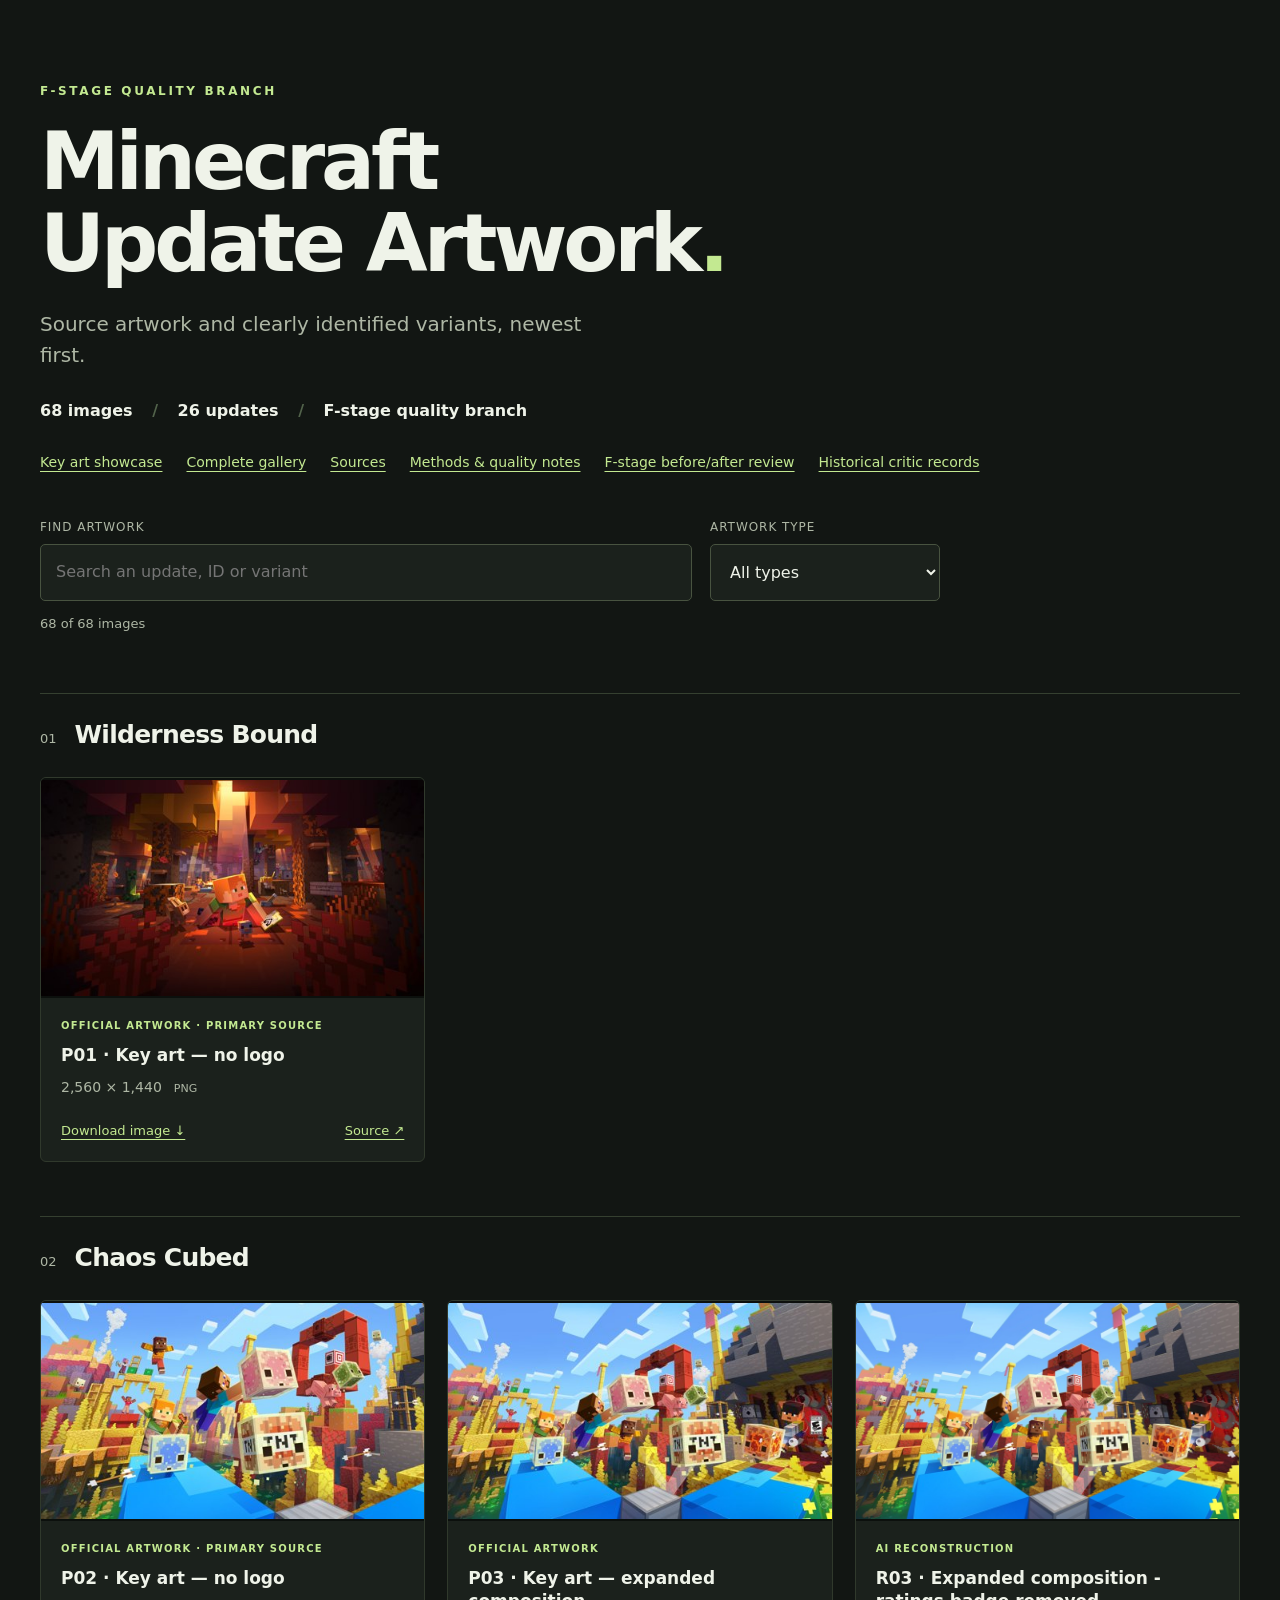
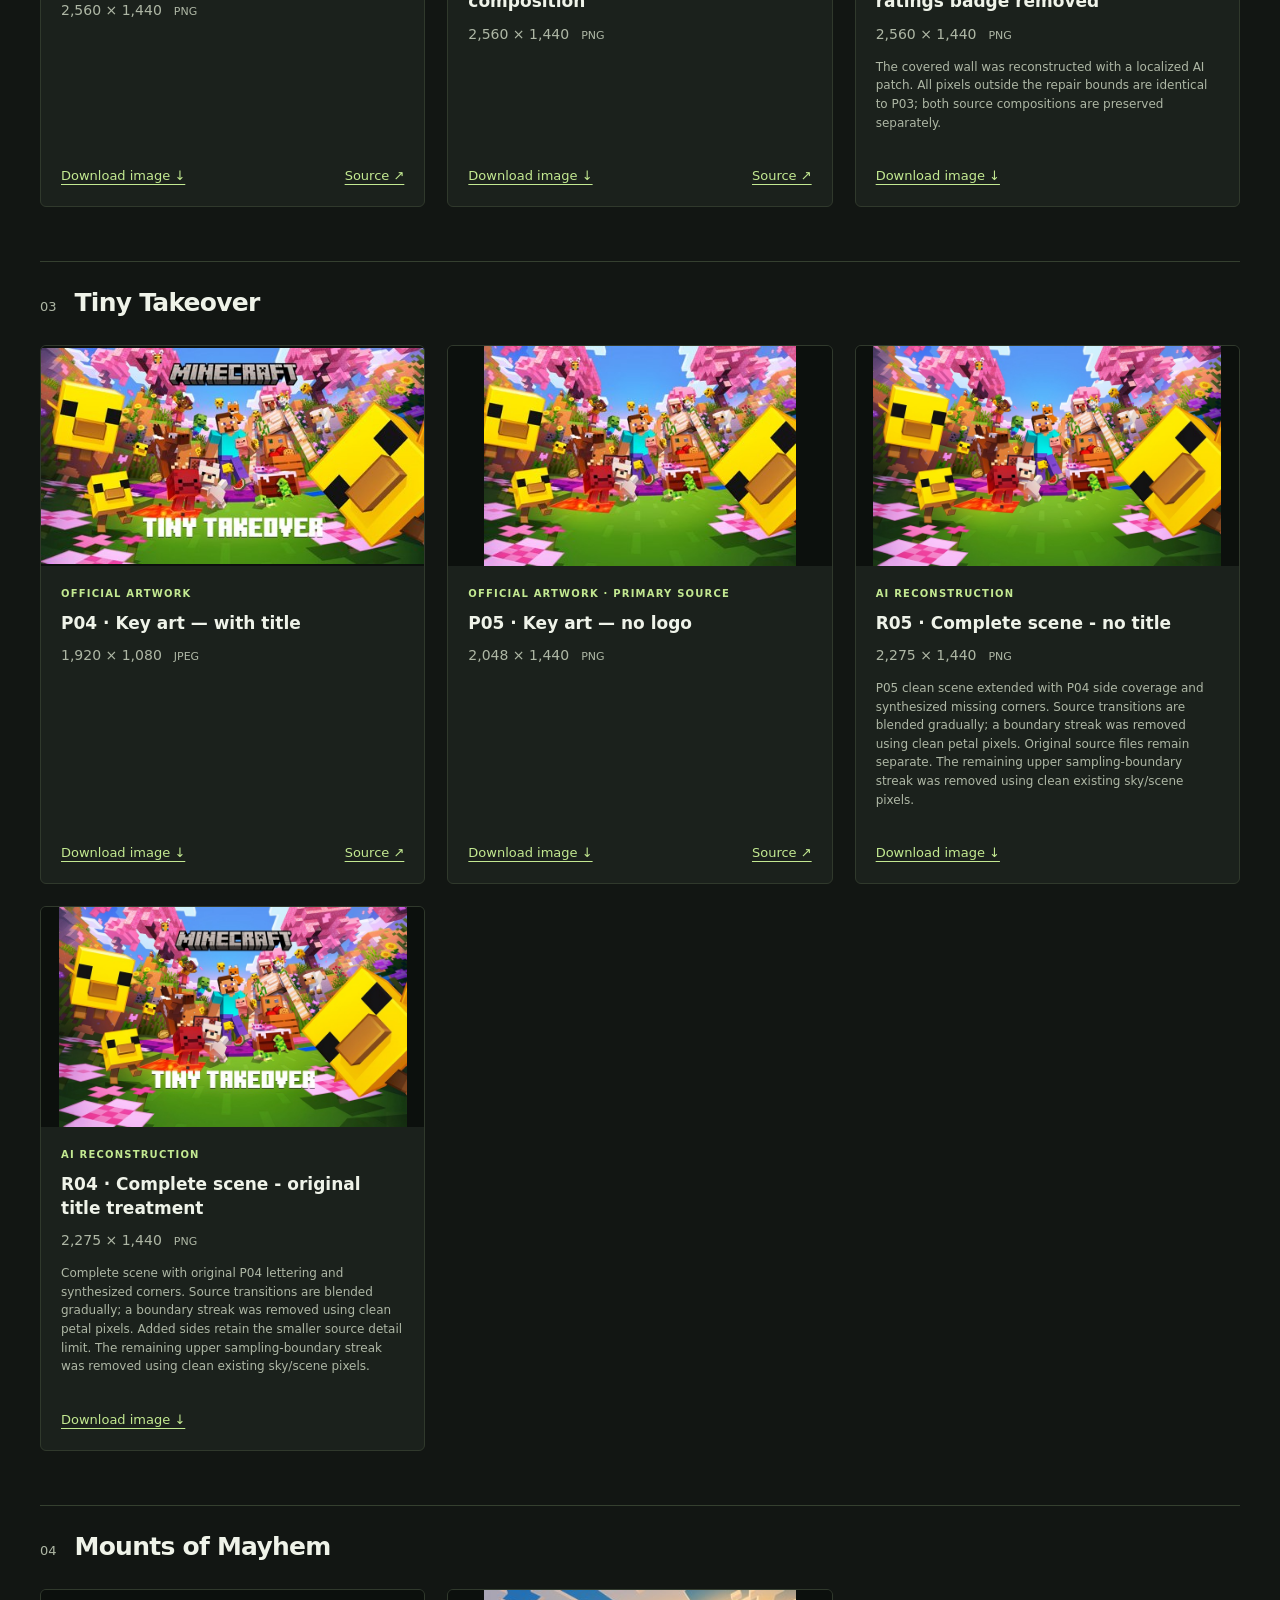
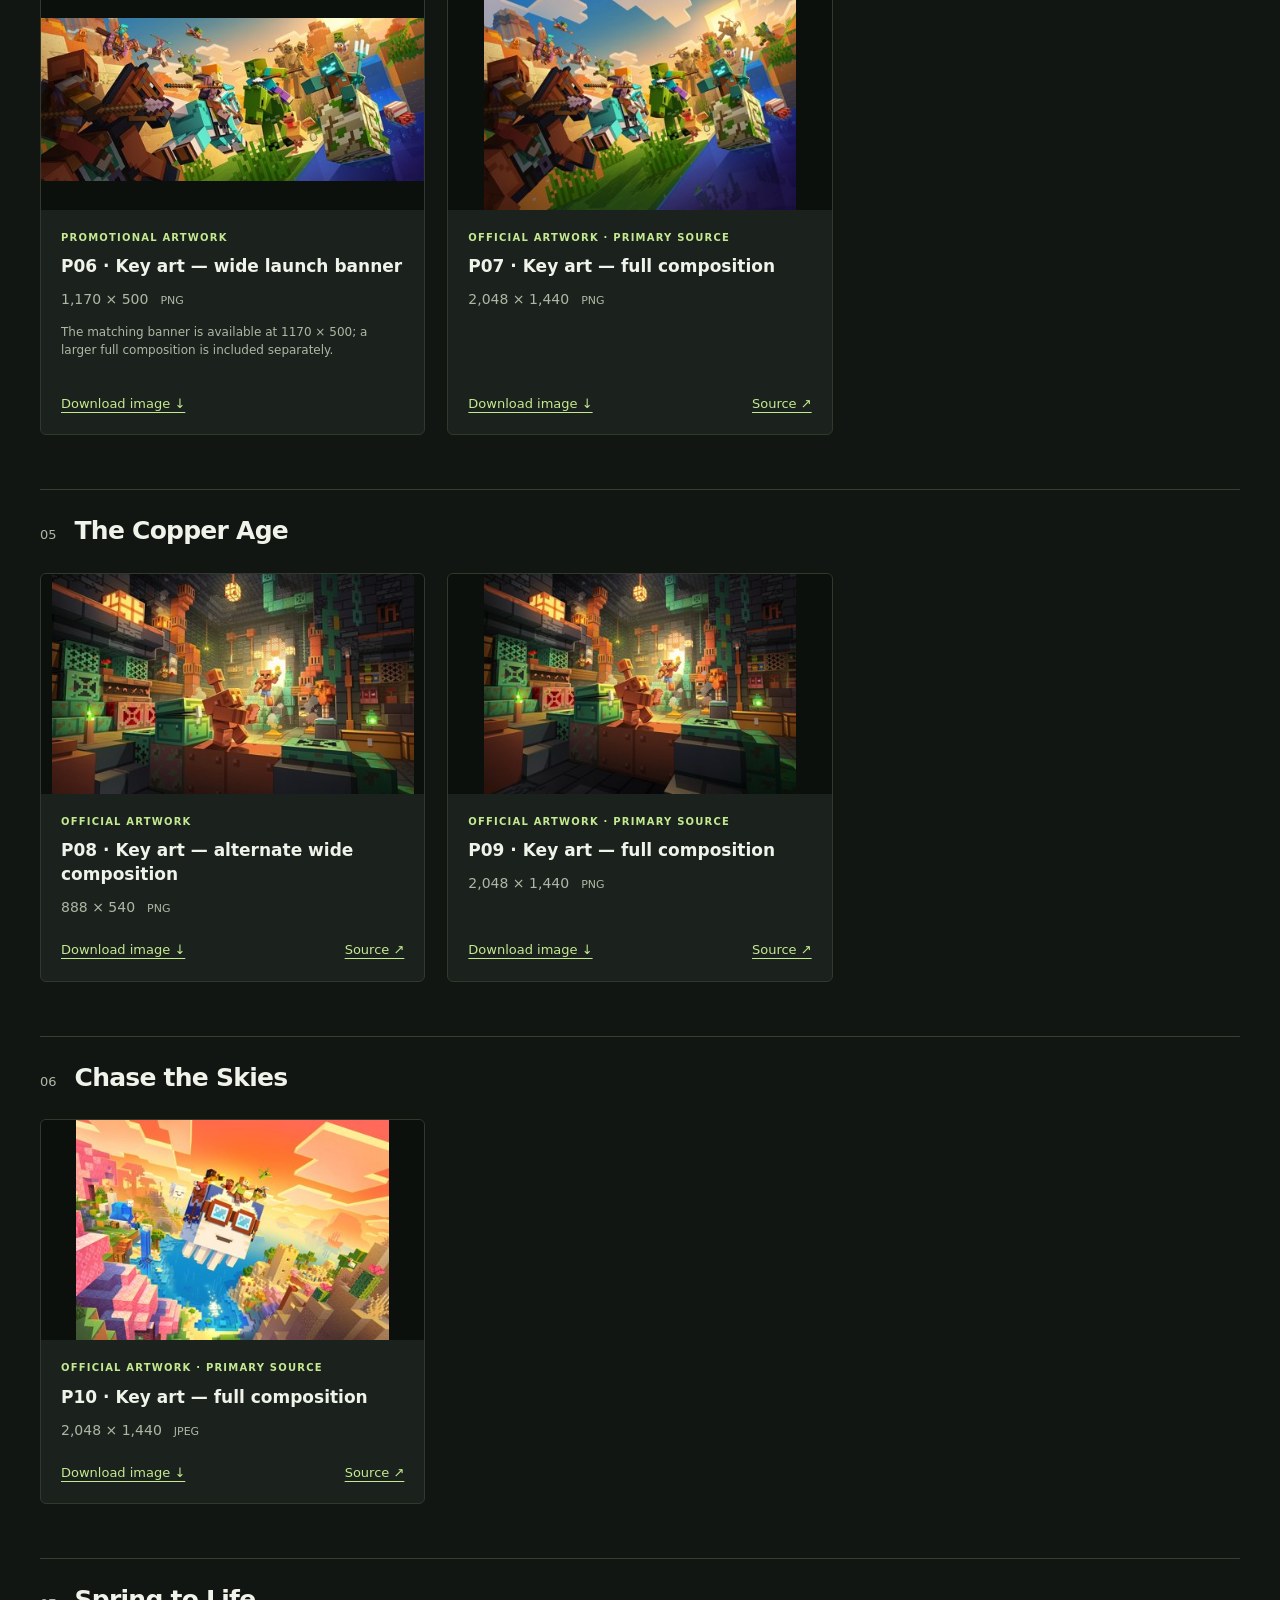
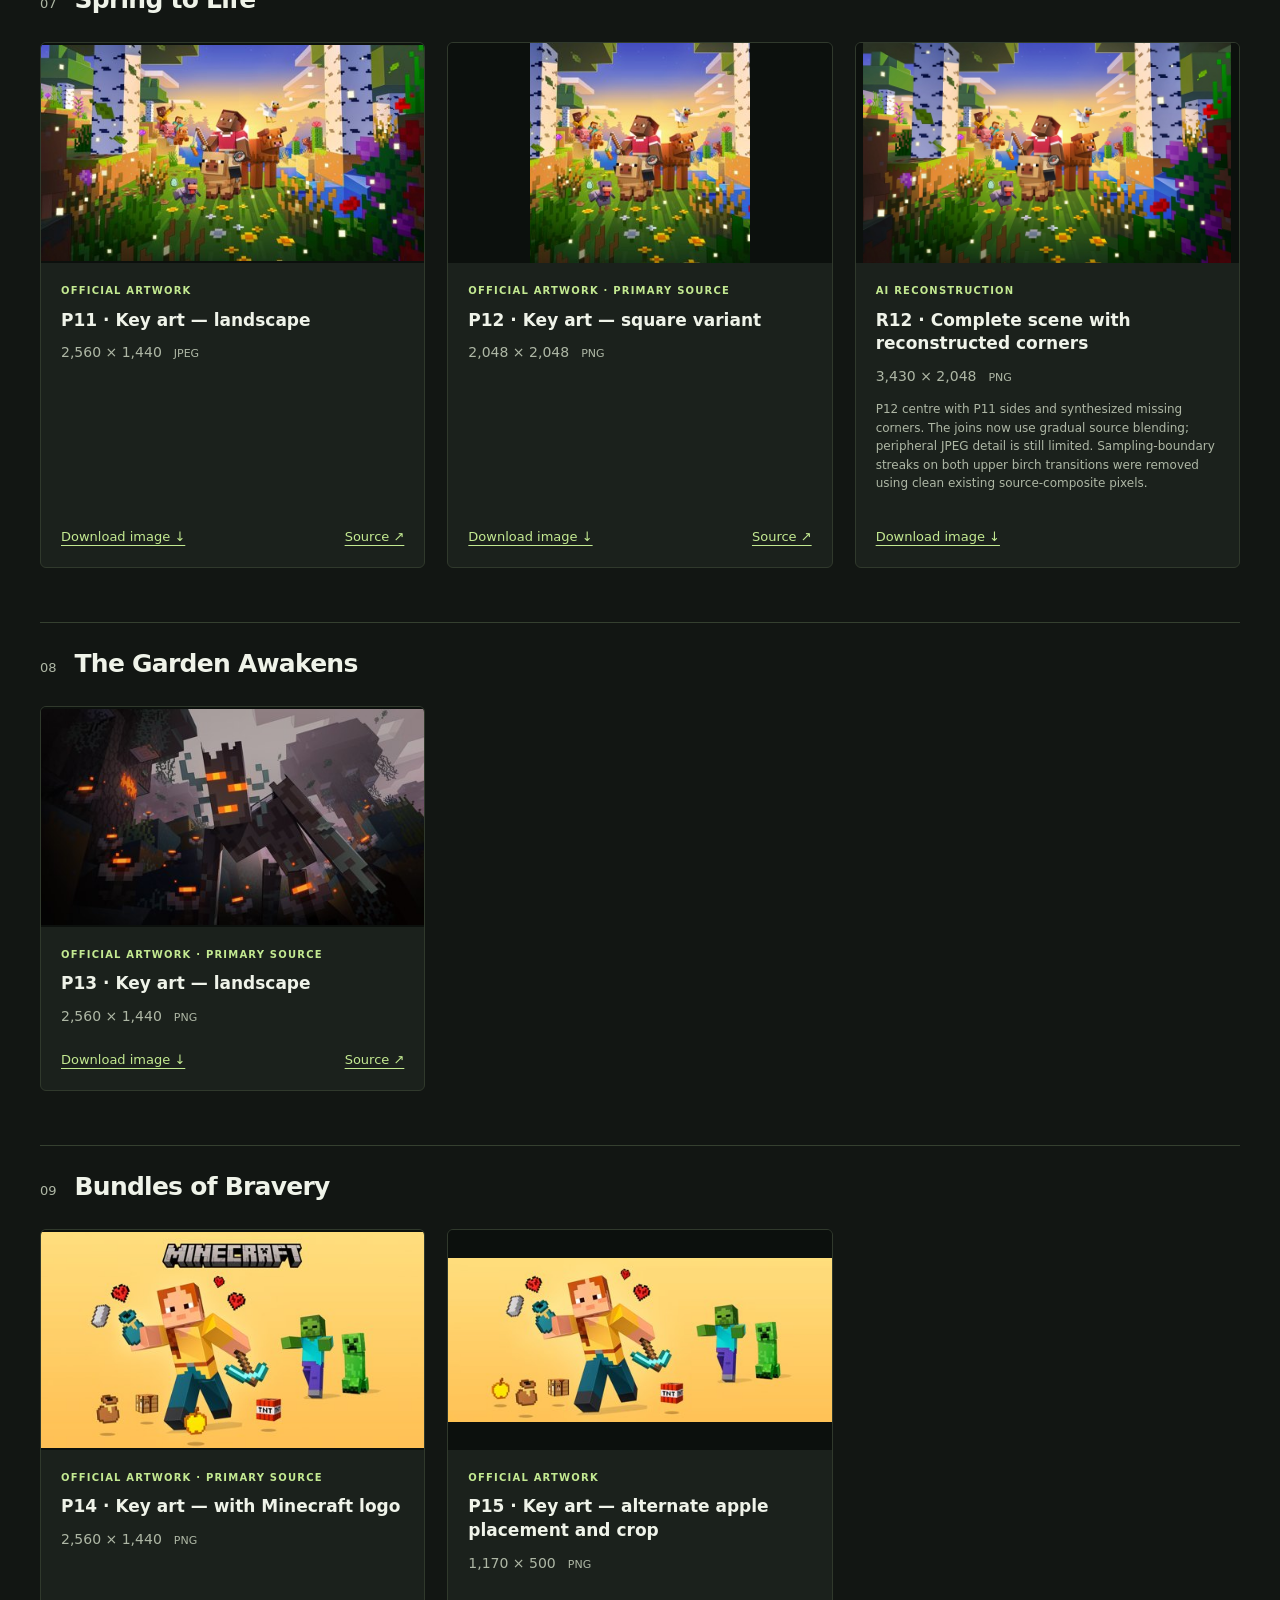
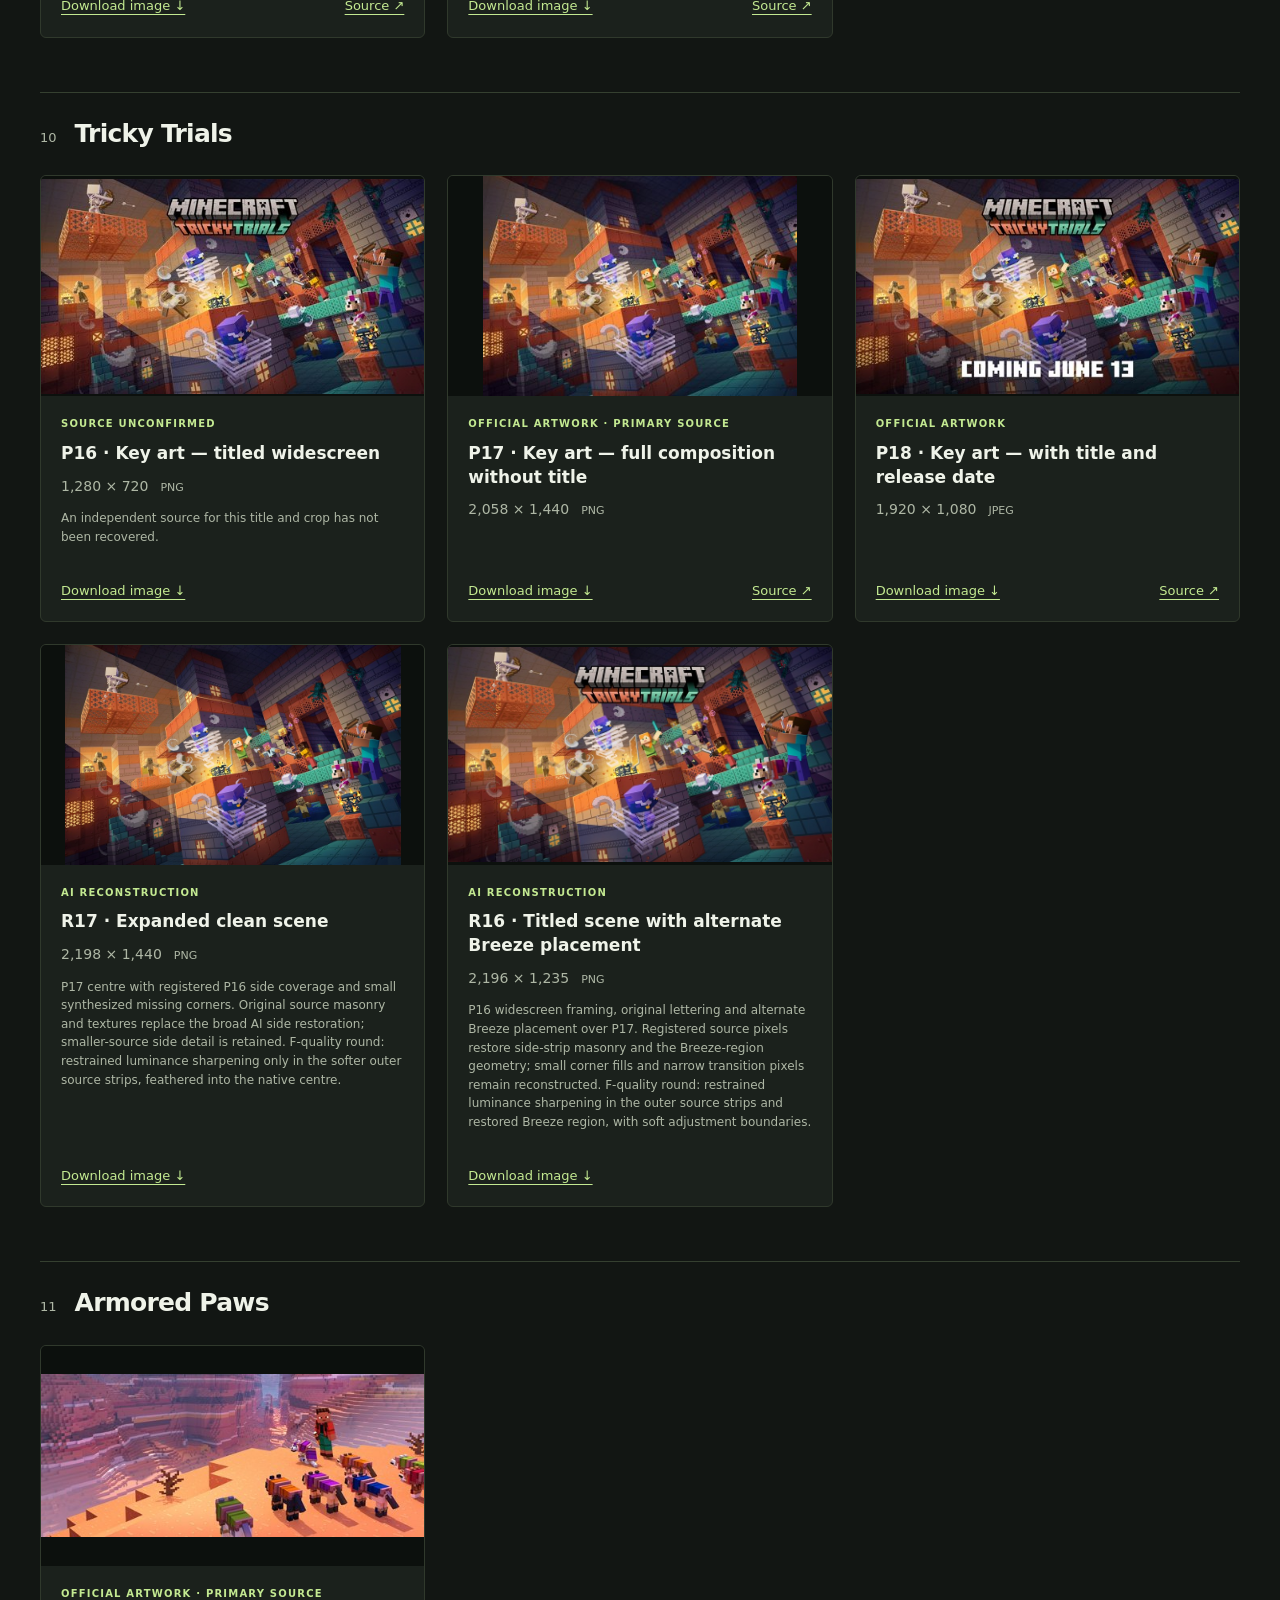
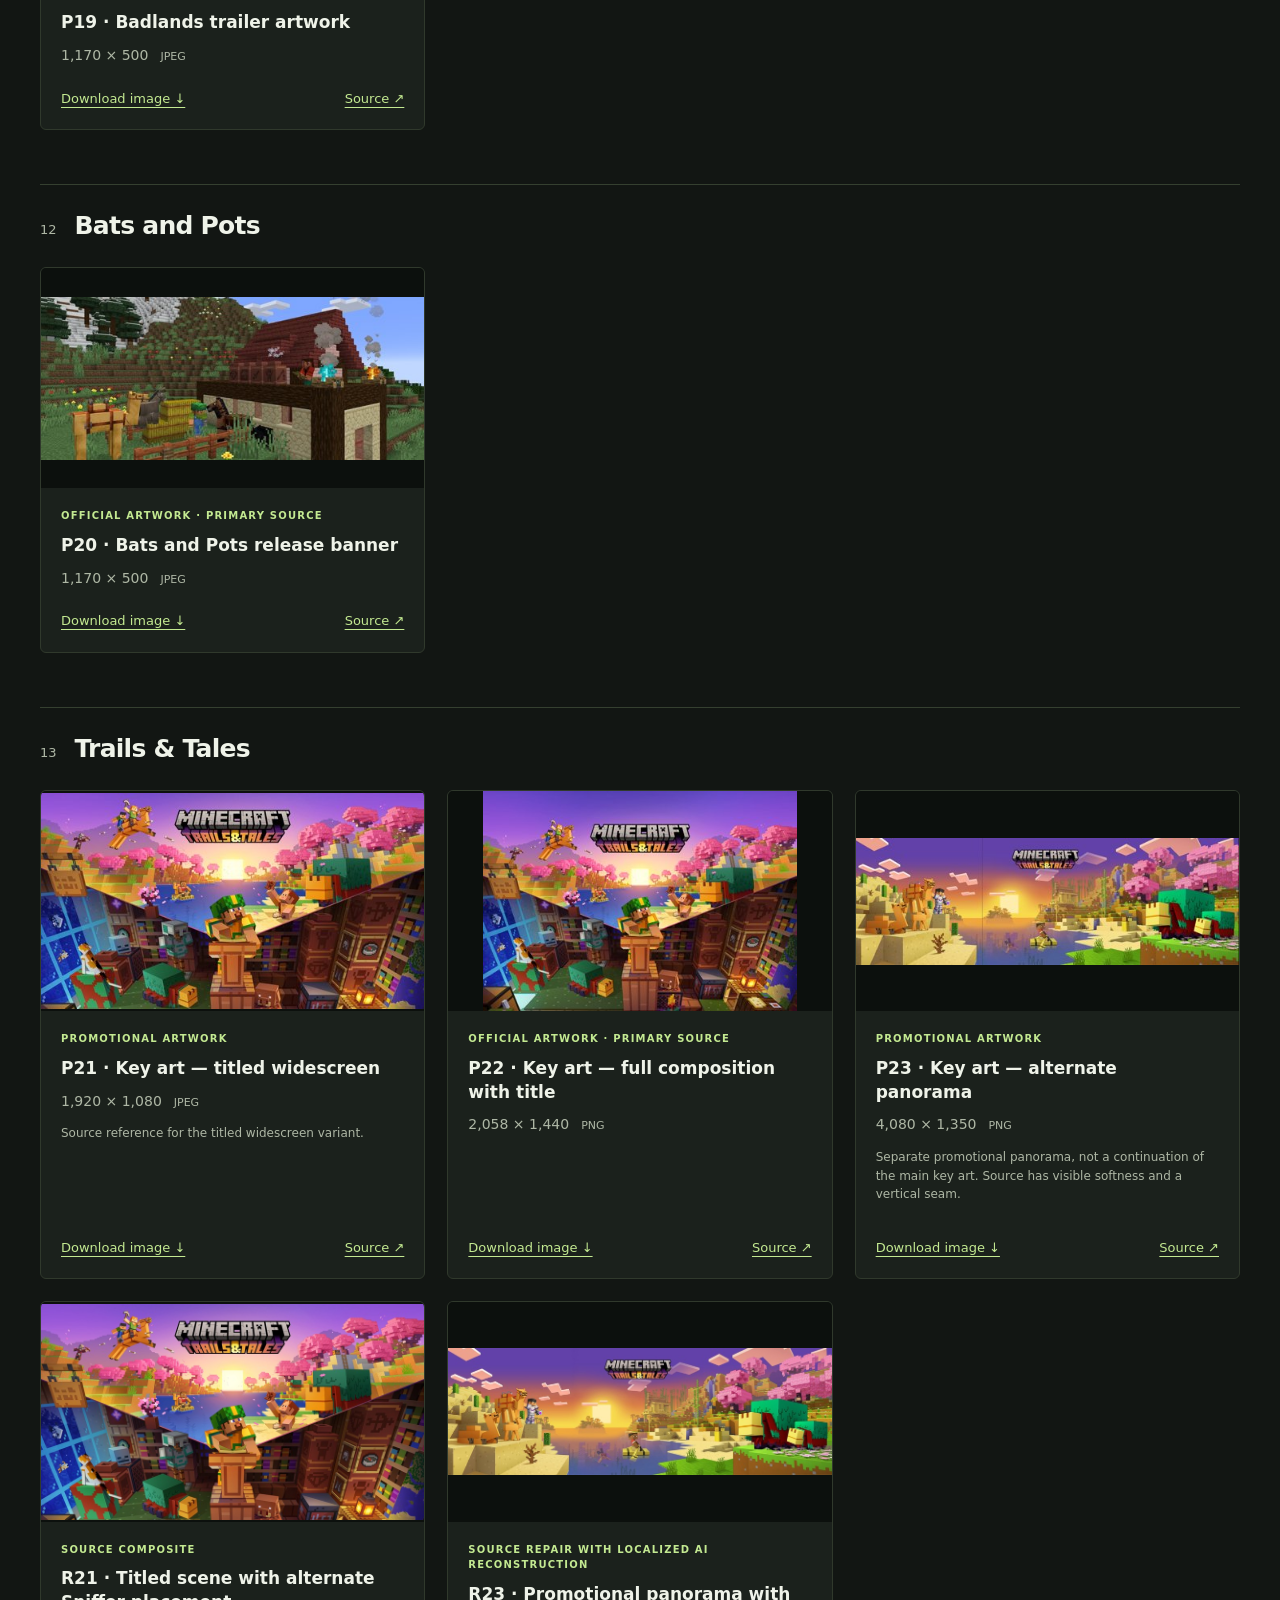
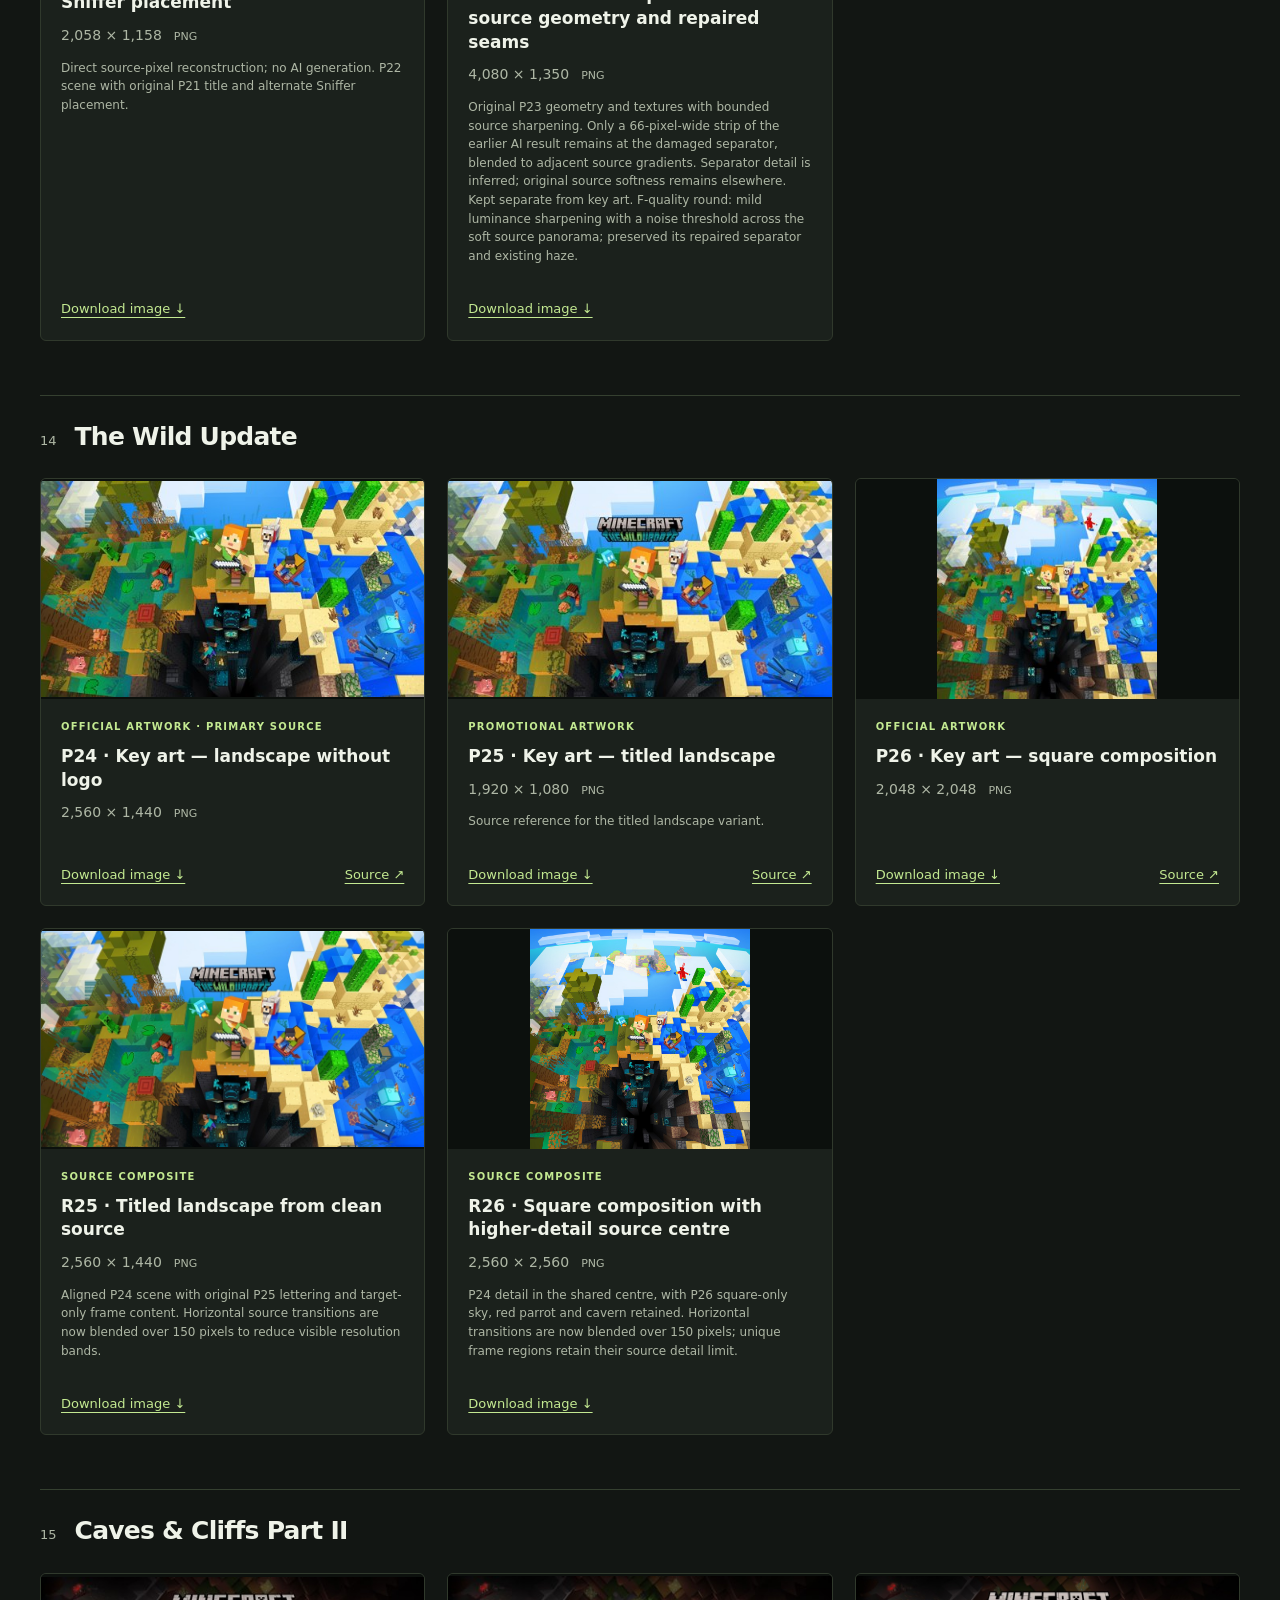
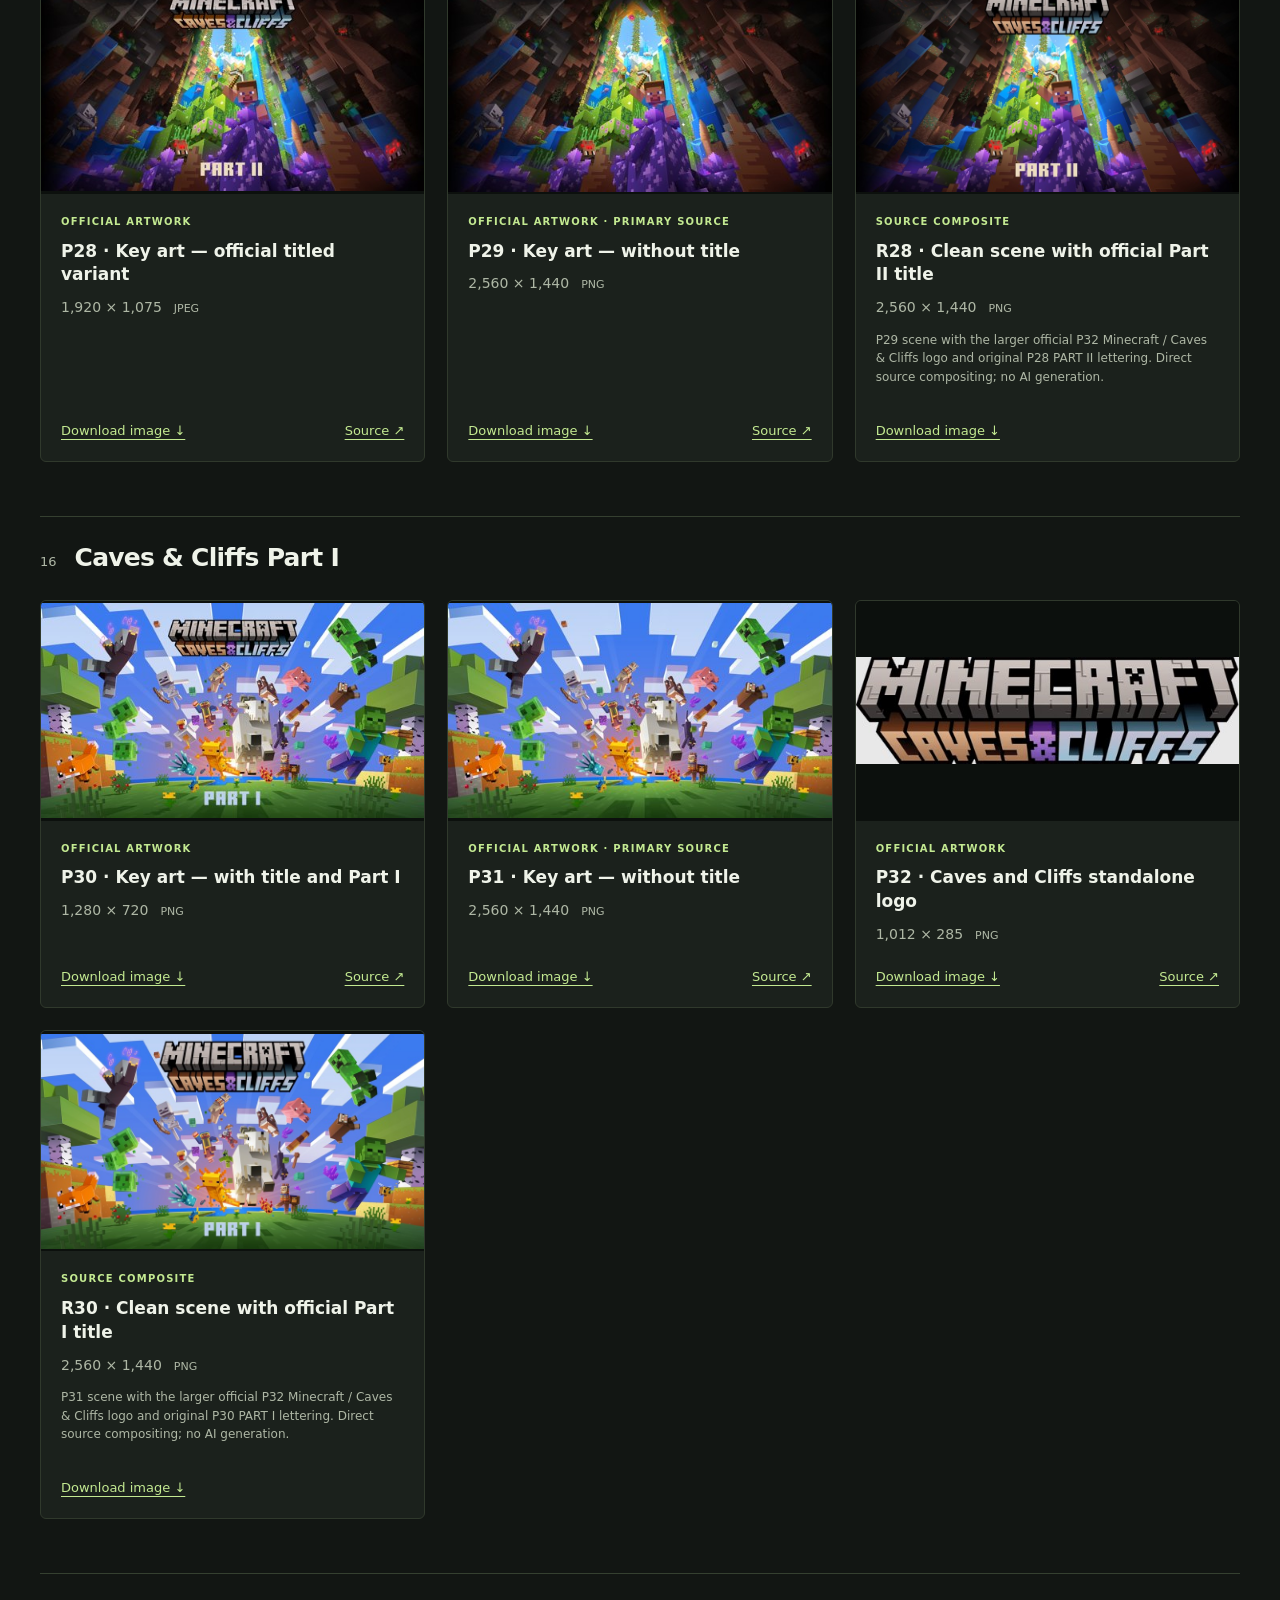
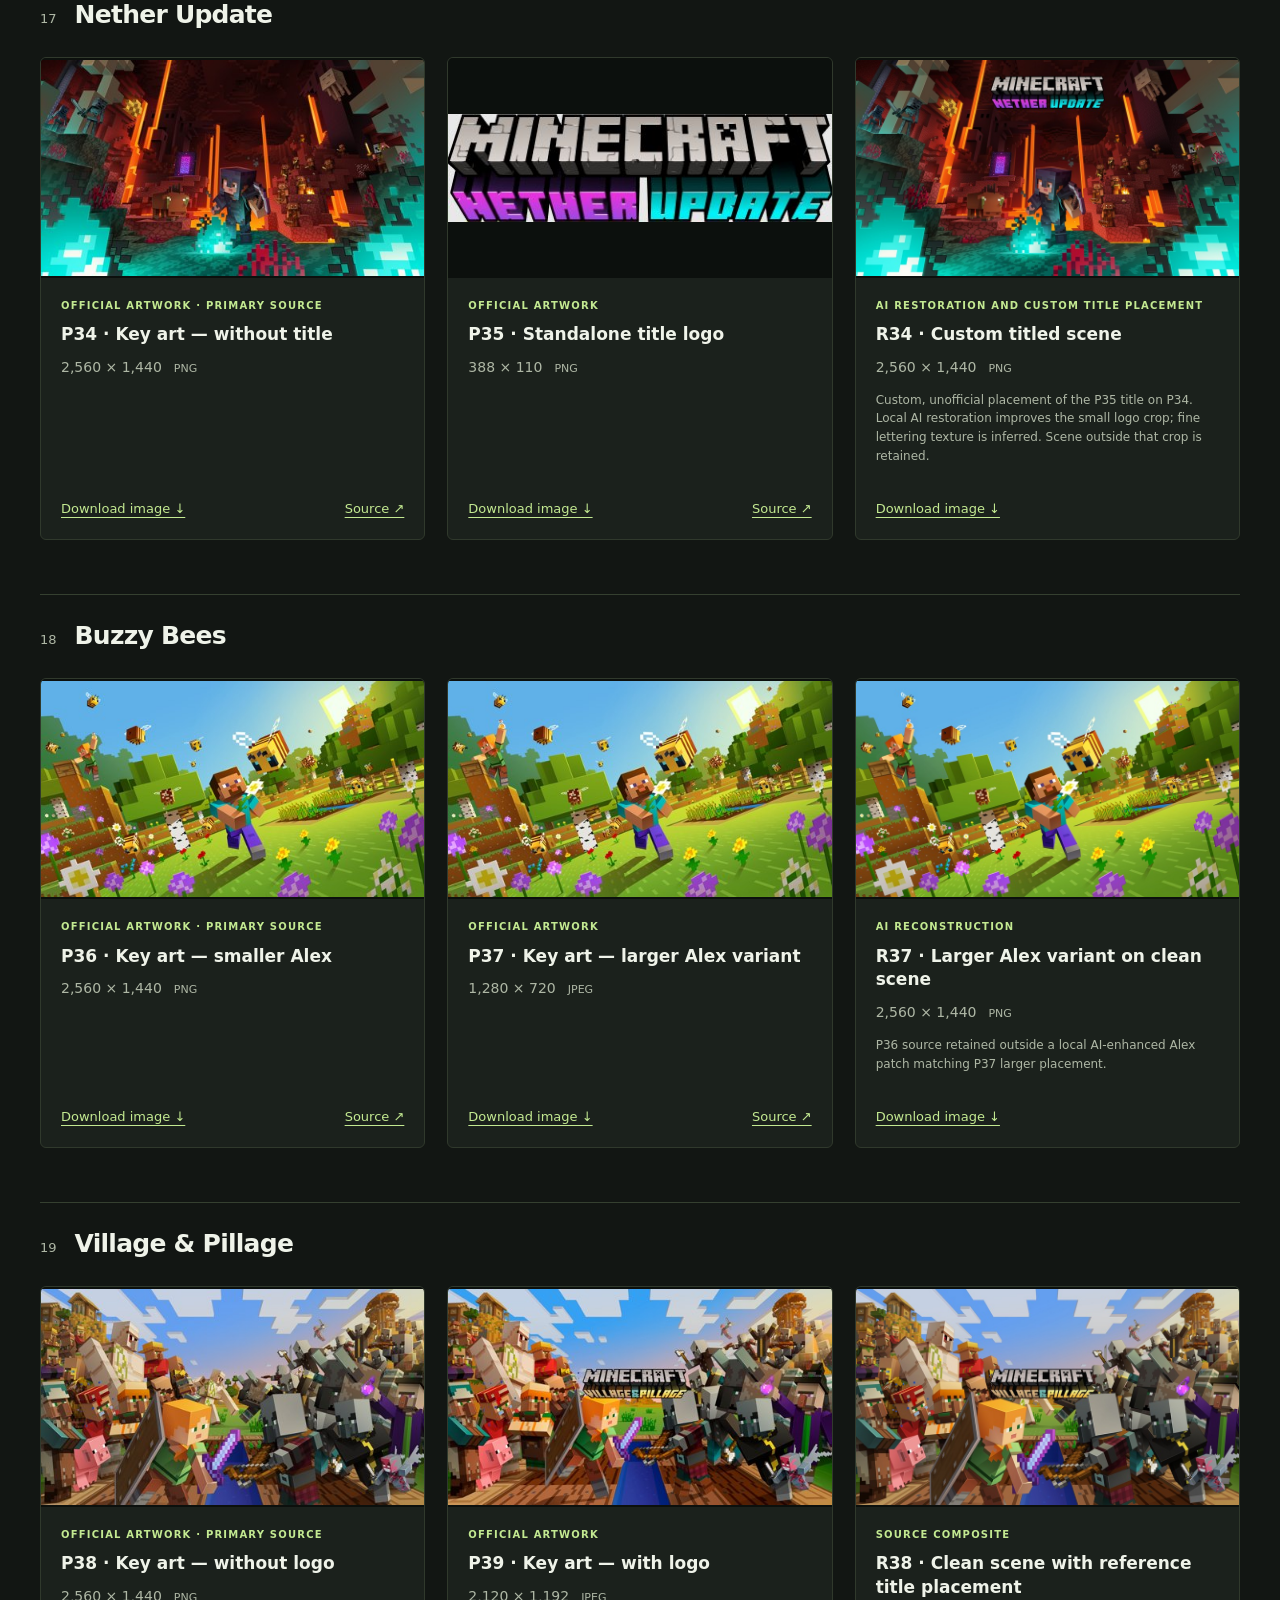
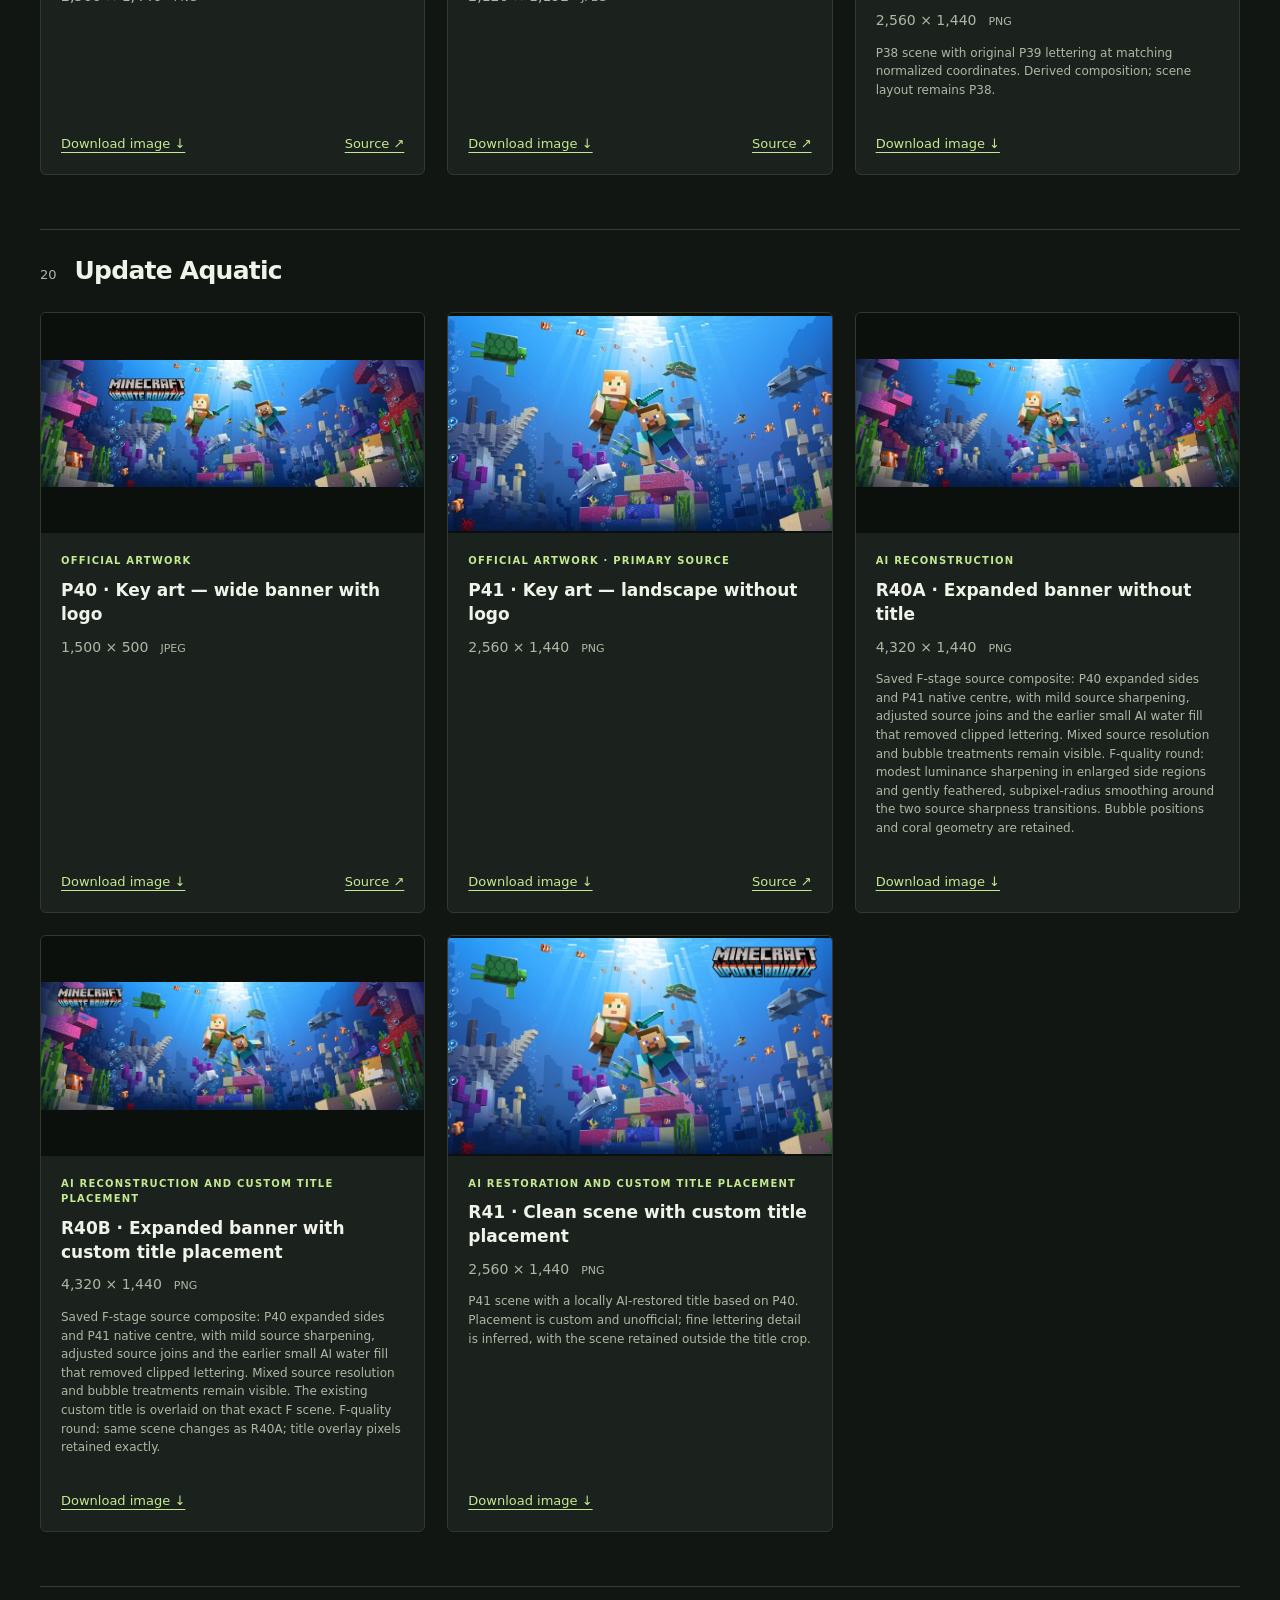
<file: f-quality/index.html>
<!doctype html><html lang="en"><head><meta charset="utf-8"><meta name="viewport" content="width=device-width,initial-scale=1"><title>Minecraft Update Artwork</title><link rel="stylesheet" href=".catalogue/style.css"></head><body>
<header><p class="eyebrow">F-STAGE QUALITY BRANCH</p><h1>Minecraft<br>Update Artwork<span>.</span></h1><p class="intro">Source artwork and clearly identified variants, newest first.</p>
<p class="stats">68 images <span>/</span> 26 updates <span>/</span> F-stage quality branch</p>
<nav aria-label="Collection resources"><a href="showcase.html">Key art showcase</a><a href="index.html" aria-current="page">Complete gallery</a><a href="https://github.com/TQNL/minecraft-update-artwork/tree/f-quality-review/SOURCES.md">Sources</a><a href="https://github.com/TQNL/minecraft-update-artwork/tree/f-quality-review/reconstruction/RESULTS.md">Methods &amp; quality notes</a><a href="review.html">F-stage before/after review</a><a href="https://github.com/TQNL/minecraft-update-artwork/tree/f-quality-review/reconstruction/quality-review/README.md">Historical critic records</a></nav>
<div class="filters"><label for="search">Find artwork</label><input id="search" type="search" placeholder="Search an update, ID or variant"><label for="type">Artwork type</label><select id="type"><option value="">All types</option><option>Official artwork</option><option>AI reconstruction</option><option>Promotional artwork</option><option>Source unconfirmed</option><option>Source composite</option><option>Source repair with localized AI reconstruction</option><option>AI restoration and custom title placement</option><option>AI reconstruction and custom title placement</option><option>Fan art</option><option>Source resampling</option></select></div><p id="count" role="status" aria-live="polite"></p></header><main>
<section class="update"><h2><span>01</span>Wilderness Bound</h2><div class="grid">
<article class="card" data-search="wilderness bound p01 key art — no logo official artwork · primary source" data-type="Official artwork"><a class="image" href="artwork/01-wilderness-bound/key-art-no-logo-2560x1440.png"><img loading="lazy" src=".catalogue/previews/01.jpg" alt="Wilderness Bound: Key art — no logo"></a><div class="info"><p class="tag">Official artwork · Primary source</p><h3>P01 · Key art — no logo</h3><p class="dimensions">2,560 × 1,440<span>PNG</span></p>
<div class="links"><a href="artwork/01-wilderness-bound/key-art-no-logo-2560x1440.png" download>Download image ↓</a>
<a href="https://minecraft.wiki/w/File%3AWilderness_Bound_Key_Art.png" rel="noreferrer">Source ↗</a>
</div></div></article>
</div></section>
<section class="update"><h2><span>02</span>Chaos Cubed</h2><div class="grid">
<article class="card" data-search="chaos cubed p02 key art — no logo official artwork · primary source" data-type="Official artwork"><a class="image" href="artwork/02-chaos-cubed/key-art-no-logo-2560x1440.png"><img loading="lazy" src=".catalogue/previews/02.jpg" alt="Chaos Cubed: Key art — no logo"></a><div class="info"><p class="tag">Official artwork · Primary source</p><h3>P02 · Key art — no logo</h3><p class="dimensions">2,560 × 1,440<span>PNG</span></p>
<div class="links"><a href="artwork/02-chaos-cubed/key-art-no-logo-2560x1440.png" download>Download image ↓</a>
<a href="https://minecraft.wiki/w/File%3AChaos_Cubed_Key_Art.png" rel="noreferrer">Source ↗</a>
</div></div></article>
<article class="card" data-search="chaos cubed p03 key art — expanded composition official artwork" data-type="Official artwork"><a class="image" href="artwork/02-chaos-cubed/key-art-expanded-composition-2560x1440.png"><img loading="lazy" src=".catalogue/previews/03.jpg" alt="Chaos Cubed: Key art — expanded composition"></a><div class="info"><p class="tag">Official artwork</p><h3>P03 · Key art — expanded composition</h3><p class="dimensions">2,560 × 1,440<span>PNG</span></p>
<div class="links"><a href="artwork/02-chaos-cubed/key-art-expanded-composition-2560x1440.png" download>Download image ↓</a>
<a href="https://minecraft.wiki/w/File%3AChaos_Cubed_Key_Art_expanded.png" rel="noreferrer">Source ↗</a>
</div></div></article>
<article class="card" data-search="chaos cubed r03 expanded composition - ratings badge removed ai reconstruction" data-type="AI reconstruction"><a class="image" href="artwork/02-chaos-cubed/expanded-composition-rating-removed-2560x1440.png"><img loading="lazy" src=".catalogue/previews/R03.jpg" alt="Chaos Cubed: Expanded composition - ratings badge removed"></a><div class="info"><p class="tag">AI reconstruction</p><h3>R03 · Expanded composition - ratings badge removed</h3><p class="dimensions">2,560 × 1,440<span>PNG</span></p>
<p class="note">The covered wall was reconstructed with a localized AI patch. All pixels outside the repair bounds are identical to P03; both source compositions are preserved separately.</p>
<div class="links"><a href="artwork/02-chaos-cubed/expanded-composition-rating-removed-2560x1440.png" download>Download image ↓</a>
</div></div></article>
</div></section>
<section class="update"><h2><span>03</span>Tiny Takeover</h2><div class="grid">
<article class="card" data-search="tiny takeover p04 key art — with title official artwork" data-type="Official artwork"><a class="image" href="artwork/03-tiny-takeover/key-art-with-title-1920x1080.jpg"><img loading="lazy" src=".catalogue/previews/04.jpg" alt="Tiny Takeover: Key art — with title"></a><div class="info"><p class="tag">Official artwork</p><h3>P04 · Key art — with title</h3><p class="dimensions">1,920 × 1,080<span>JPEG</span></p>
<div class="links"><a href="artwork/03-tiny-takeover/key-art-with-title-1920x1080.jpg" download>Download image ↓</a>
<a href="https://minecraft.wiki/w/File%3ATiny_Takeover_Key_Art.jpg" rel="noreferrer">Source ↗</a>
</div></div></article>
<article class="card" data-search="tiny takeover p05 key art — no logo official artwork · primary source" data-type="Official artwork"><a class="image" href="artwork/03-tiny-takeover/key-art-no-logo-2048x1440.png"><img loading="lazy" src=".catalogue/previews/05.jpg" alt="Tiny Takeover: Key art — no logo"></a><div class="info"><p class="tag">Official artwork · Primary source</p><h3>P05 · Key art — no logo</h3><p class="dimensions">2,048 × 1,440<span>PNG</span></p>
<div class="links"><a href="artwork/03-tiny-takeover/key-art-no-logo-2048x1440.png" download>Download image ↓</a>
<a href="https://minecraft.wiki/w/File%3ATiny_Takeover_Key_Art.png" rel="noreferrer">Source ↗</a>
</div></div></article>
<article class="card" data-search="tiny takeover r05 complete scene - no title ai reconstruction" data-type="AI reconstruction"><a class="image" href="artwork/03-tiny-takeover/complete-scene-no-title-2275x1440.png"><img loading="lazy" src=".catalogue/previews/R05.jpg" alt="Tiny Takeover: Complete scene - no title"></a><div class="info"><p class="tag">AI reconstruction</p><h3>R05 · Complete scene - no title</h3><p class="dimensions">2,275 × 1,440<span>PNG</span></p>
<p class="note">P05 clean scene extended with P04 side coverage and synthesized missing corners. Source transitions are blended gradually; a boundary streak was removed using clean petal pixels. Original source files remain separate. The remaining upper sampling-boundary streak was removed using clean existing sky/scene pixels.</p>
<div class="links"><a href="artwork/03-tiny-takeover/complete-scene-no-title-2275x1440.png" download>Download image ↓</a>
</div></div></article>
<article class="card" data-search="tiny takeover r04 complete scene - original title treatment ai reconstruction" data-type="AI reconstruction"><a class="image" href="artwork/03-tiny-takeover/complete-scene-with-title-2275x1440.png"><img loading="lazy" src=".catalogue/previews/R04.jpg" alt="Tiny Takeover: Complete scene - original title treatment"></a><div class="info"><p class="tag">AI reconstruction</p><h3>R04 · Complete scene - original title treatment</h3><p class="dimensions">2,275 × 1,440<span>PNG</span></p>
<p class="note">Complete scene with original P04 lettering and synthesized corners. Source transitions are blended gradually; a boundary streak was removed using clean petal pixels. Added sides retain the smaller source detail limit. The remaining upper sampling-boundary streak was removed using clean existing sky/scene pixels.</p>
<div class="links"><a href="artwork/03-tiny-takeover/complete-scene-with-title-2275x1440.png" download>Download image ↓</a>
</div></div></article>
</div></section>
<section class="update"><h2><span>04</span>Mounts of Mayhem</h2><div class="grid">
<article class="card" data-search="mounts of mayhem p06 key art — wide launch banner promotional artwork" data-type="Promotional artwork"><a class="image" href="artwork/04-mounts-of-mayhem/key-art-wide-launch-banner-1170x500.png"><img loading="lazy" src=".catalogue/previews/06.jpg" alt="Mounts of Mayhem: Key art — wide launch banner"></a><div class="info"><p class="tag">Promotional artwork</p><h3>P06 · Key art — wide launch banner</h3><p class="dimensions">1,170 × 500<span>PNG</span></p>
<p class="note">The matching banner is available at 1170 × 500; a larger full composition is included separately.</p>
<div class="links"><a href="artwork/04-mounts-of-mayhem/key-art-wide-launch-banner-1170x500.png" download>Download image ↓</a>
</div></div></article>
<article class="card" data-search="mounts of mayhem p07 key art — full composition official artwork · primary source" data-type="Official artwork"><a class="image" href="artwork/04-mounts-of-mayhem/key-art-full-composition-2048x1440.png"><img loading="lazy" src=".catalogue/previews/07.jpg" alt="Mounts of Mayhem: Key art — full composition"></a><div class="info"><p class="tag">Official artwork · Primary source</p><h3>P07 · Key art — full composition</h3><p class="dimensions">2,048 × 1,440<span>PNG</span></p>
<div class="links"><a href="artwork/04-mounts-of-mayhem/key-art-full-composition-2048x1440.png" download>Download image ↓</a>
<a href="https://minecraft.wiki/w/File%3AMounts_of_Mayhem_Key_Art.png" rel="noreferrer">Source ↗</a>
</div></div></article>
</div></section>
<section class="update"><h2><span>05</span>The Copper Age</h2><div class="grid">
<article class="card" data-search="the copper age p08 key art — alternate wide composition official artwork" data-type="Official artwork"><a class="image" href="artwork/05-the-copper-age/key-art-alternate-wide-composition-888x540.png"><img loading="lazy" src=".catalogue/previews/08.jpg" alt="The Copper Age: Key art — alternate wide composition"></a><div class="info"><p class="tag">Official artwork</p><h3>P08 · Key art — alternate wide composition</h3><p class="dimensions">888 × 540<span>PNG</span></p>
<div class="links"><a href="artwork/05-the-copper-age/key-art-alternate-wide-composition-888x540.png" download>Download image ↓</a>
<a href="https://minecraft.wiki/w/File%3AMCL-Fall-25_Media-Block-B_FGD-25.png" rel="noreferrer">Source ↗</a>
</div></div></article>
<article class="card" data-search="the copper age p09 key art — full composition official artwork · primary source" data-type="Official artwork"><a class="image" href="artwork/05-the-copper-age/key-art-full-composition-2048x1440.png"><img loading="lazy" src=".catalogue/previews/09.jpg" alt="The Copper Age: Key art — full composition"></a><div class="info"><p class="tag">Official artwork · Primary source</p><h3>P09 · Key art — full composition</h3><p class="dimensions">2,048 × 1,440<span>PNG</span></p>
<div class="links"><a href="artwork/05-the-copper-age/key-art-full-composition-2048x1440.png" download>Download image ↓</a>
<a href="https://minecraft.wiki/w/File%3AThe_Copper_Age_Key_Art.png" rel="noreferrer">Source ↗</a>
</div></div></article>
</div></section>
<section class="update"><h2><span>06</span>Chase the Skies</h2><div class="grid">
<article class="card" data-search="chase the skies p10 key art — full composition official artwork · primary source" data-type="Official artwork"><a class="image" href="artwork/06-chase-the-skies/key-art-full-composition-2048x1440.jpg"><img loading="lazy" src=".catalogue/previews/10.jpg" alt="Chase the Skies: Key art — full composition"></a><div class="info"><p class="tag">Official artwork · Primary source</p><h3>P10 · Key art — full composition</h3><p class="dimensions">2,048 × 1,440<span>JPEG</span></p>
<div class="links"><a href="artwork/06-chase-the-skies/key-art-full-composition-2048x1440.jpg" download>Download image ↓</a>
<a href="https://minecraft.wiki/w/File%3AChase_the_Skies_Key_Art.jpg" rel="noreferrer">Source ↗</a>
</div></div></article>
</div></section>
<section class="update"><h2><span>07</span>Spring to Life</h2><div class="grid">
<article class="card" data-search="spring to life p11 key art — landscape official artwork" data-type="Official artwork"><a class="image" href="artwork/07-spring-to-life/key-art-landscape-2560x1440.jpg"><img loading="lazy" src=".catalogue/previews/11.jpg" alt="Spring to Life: Key art — landscape"></a><div class="info"><p class="tag">Official artwork</p><h3>P11 · Key art — landscape</h3><p class="dimensions">2,560 × 1,440<span>JPEG</span></p>
<div class="links"><a href="artwork/07-spring-to-life/key-art-landscape-2560x1440.jpg" download>Download image ↓</a>
<a href="https://minecraft.wiki/w/File%3ASpring_to_Life_Key_Art.jpg" rel="noreferrer">Source ↗</a>
</div></div></article>
<article class="card" data-search="spring to life p12 key art — square variant official artwork · primary source" data-type="Official artwork"><a class="image" href="artwork/07-spring-to-life/key-art-square-variant-2048x2048.png"><img loading="lazy" src=".catalogue/previews/12.jpg" alt="Spring to Life: Key art — square variant"></a><div class="info"><p class="tag">Official artwork · Primary source</p><h3>P12 · Key art — square variant</h3><p class="dimensions">2,048 × 2,048<span>PNG</span></p>
<div class="links"><a href="artwork/07-spring-to-life/key-art-square-variant-2048x2048.png" download>Download image ↓</a>
<a href="https://minecraft.wiki/w/File%3ASpring_to_life_Key_art_2048x2048.png" rel="noreferrer">Source ↗</a>
</div></div></article>
<article class="card" data-search="spring to life r12 complete scene with reconstructed corners ai reconstruction" data-type="AI reconstruction"><a class="image" href="artwork/07-spring-to-life/complete-scene-3430x2048.png"><img loading="lazy" src=".catalogue/previews/R12.jpg" alt="Spring to Life: Complete scene with reconstructed corners"></a><div class="info"><p class="tag">AI reconstruction</p><h3>R12 · Complete scene with reconstructed corners</h3><p class="dimensions">3,430 × 2,048<span>PNG</span></p>
<p class="note">P12 centre with P11 sides and synthesized missing corners. The joins now use gradual source blending; peripheral JPEG detail is still limited. Sampling-boundary streaks on both upper birch transitions were removed using clean existing source-composite pixels.</p>
<div class="links"><a href="artwork/07-spring-to-life/complete-scene-3430x2048.png" download>Download image ↓</a>
</div></div></article>
</div></section>
<section class="update"><h2><span>08</span>The Garden Awakens</h2><div class="grid">
<article class="card" data-search="the garden awakens p13 key art — landscape official artwork · primary source" data-type="Official artwork"><a class="image" href="artwork/08-the-garden-awakens/key-art-landscape-2560x1440.png"><img loading="lazy" src=".catalogue/previews/13.jpg" alt="The Garden Awakens: Key art — landscape"></a><div class="info"><p class="tag">Official artwork · Primary source</p><h3>P13 · Key art — landscape</h3><p class="dimensions">2,560 × 1,440<span>PNG</span></p>
<div class="links"><a href="artwork/08-the-garden-awakens/key-art-landscape-2560x1440.png" download>Download image ↓</a>
<a href="https://minecraft.wiki/w/File%3AThe_Garden_Awakens_Key_Art.png" rel="noreferrer">Source ↗</a>
</div></div></article>
</div></section>
<section class="update"><h2><span>09</span>Bundles of Bravery</h2><div class="grid">
<article class="card" data-search="bundles of bravery p14 key art — with minecraft logo official artwork · primary source" data-type="Official artwork"><a class="image" href="artwork/09-bundles-of-bravery/key-art-with-minecraft-logo-2560x1440.png"><img loading="lazy" src=".catalogue/previews/14.jpg" alt="Bundles of Bravery: Key art — with Minecraft logo"></a><div class="info"><p class="tag">Official artwork · Primary source</p><h3>P14 · Key art — with Minecraft logo</h3><p class="dimensions">2,560 × 1,440<span>PNG</span></p>
<div class="links"><a href="artwork/09-bundles-of-bravery/key-art-with-minecraft-logo-2560x1440.png" download>Download image ↓</a>
<a href="https://minecraft.wiki/w/File%3ABundles_of_Bravery_Key_Art.png" rel="noreferrer">Source ↗</a>
</div></div></article>
<article class="card" data-search="bundles of bravery p15 key art — alternate apple placement and crop official artwork" data-type="Official artwork"><a class="image" href="artwork/09-bundles-of-bravery/key-art-alternate-apple-placement-and-crop-1170x500.png"><img loading="lazy" src=".catalogue/previews/15.jpg" alt="Bundles of Bravery: Key art — alternate apple placement and crop"></a><div class="info"><p class="tag">Official artwork</p><h3>P15 · Key art — alternate apple placement and crop</h3><p class="dimensions">1,170 × 500<span>PNG</span></p>
<div class="links"><a href="artwork/09-bundles-of-bravery/key-art-alternate-apple-placement-and-crop-1170x500.png" download>Download image ↓</a>
<a href="https://minecraft.wiki/w/File%3ABundles_of_Bravery_Key_Art_2.PNG" rel="noreferrer">Source ↗</a>
</div></div></article>
</div></section>
<section class="update"><h2><span>10</span>Tricky Trials</h2><div class="grid">
<article class="card" data-search="tricky trials p16 key art — titled widescreen source unconfirmed" data-type="Source unconfirmed"><a class="image" href="artwork/10-tricky-trials/key-art-titled-widescreen-1280x720.png"><img loading="lazy" src=".catalogue/previews/16.jpg" alt="Tricky Trials: Key art — titled widescreen"></a><div class="info"><p class="tag">Source unconfirmed</p><h3>P16 · Key art — titled widescreen</h3><p class="dimensions">1,280 × 720<span>PNG</span></p>
<p class="note">An independent source for this title and crop has not been recovered.</p>
<div class="links"><a href="artwork/10-tricky-trials/key-art-titled-widescreen-1280x720.png" download>Download image ↓</a>
</div></div></article>
<article class="card" data-search="tricky trials p17 key art — full composition without title official artwork · primary source" data-type="Official artwork"><a class="image" href="artwork/10-tricky-trials/key-art-full-composition-without-title-2058x1440.png"><img loading="lazy" src=".catalogue/previews/17.jpg" alt="Tricky Trials: Key art — full composition without title"></a><div class="info"><p class="tag">Official artwork · Primary source</p><h3>P17 · Key art — full composition without title</h3><p class="dimensions">2,058 × 1,440<span>PNG</span></p>
<div class="links"><a href="artwork/10-tricky-trials/key-art-full-composition-without-title-2058x1440.png" download>Download image ↓</a>
<a href="https://minecraft.wiki/w/File%3ATricky_Trials_Key_Art.png" rel="noreferrer">Source ↗</a>
</div></div></article>
<article class="card" data-search="tricky trials p18 key art — with title and release date official artwork" data-type="Official artwork"><a class="image" href="artwork/10-tricky-trials/key-art-with-title-and-release-date-1920x1080.jpg"><img loading="lazy" src=".catalogue/previews/18.jpg" alt="Tricky Trials: Key art — with title and release date"></a><div class="info"><p class="tag">Official artwork</p><h3>P18 · Key art — with title and release date</h3><p class="dimensions">1,920 × 1,080<span>JPEG</span></p>
<div class="links"><a href="artwork/10-tricky-trials/key-art-with-title-and-release-date-1920x1080.jpg" download>Download image ↓</a>
<a href="https://minecraft.wiki/w/File%3ATricky_Trials_Key_Art_With_Release_Date.jpg" rel="noreferrer">Source ↗</a>
</div></div></article>
<article class="card" data-search="tricky trials r17 expanded clean scene ai reconstruction" data-type="AI reconstruction"><a class="image" href="artwork/10-tricky-trials/expanded-clean-scene-2198x1440.png"><img loading="lazy" src=".catalogue/previews/R17.jpg" alt="Tricky Trials: Expanded clean scene"></a><div class="info"><p class="tag">AI reconstruction</p><h3>R17 · Expanded clean scene</h3><p class="dimensions">2,198 × 1,440<span>PNG</span></p>
<p class="note">P17 centre with registered P16 side coverage and small synthesized missing corners. Original source masonry and textures replace the broad AI side restoration; smaller-source side detail is retained. F-quality round: restrained luminance sharpening only in the softer outer source strips, feathered into the native centre.</p>
<div class="links"><a href="artwork/10-tricky-trials/expanded-clean-scene-2198x1440.png" download>Download image ↓</a>
</div></div></article>
<article class="card" data-search="tricky trials r16 titled scene with alternate breeze placement ai reconstruction" data-type="AI reconstruction"><a class="image" href="artwork/10-tricky-trials/titled-breeze-variant-2196x1235.png"><img loading="lazy" src=".catalogue/previews/R16.jpg" alt="Tricky Trials: Titled scene with alternate Breeze placement"></a><div class="info"><p class="tag">AI reconstruction</p><h3>R16 · Titled scene with alternate Breeze placement</h3><p class="dimensions">2,196 × 1,235<span>PNG</span></p>
<p class="note">P16 widescreen framing, original lettering and alternate Breeze placement over P17. Registered source pixels restore side-strip masonry and the Breeze-region geometry; small corner fills and narrow transition pixels remain reconstructed. F-quality round: restrained luminance sharpening in the outer source strips and restored Breeze region, with soft adjustment boundaries.</p>
<div class="links"><a href="artwork/10-tricky-trials/titled-breeze-variant-2196x1235.png" download>Download image ↓</a>
</div></div></article>
</div></section>
<section class="update"><h2><span>11</span>Armored Paws</h2><div class="grid">
<article class="card" data-search="armored paws p19 badlands trailer artwork official artwork · primary source" data-type="Official artwork"><a class="image" href="artwork/11-armored-paws/badlands-trailer-artwork-1170x500.jpg"><img loading="lazy" src=".catalogue/previews/19.jpg" alt="Armored Paws: Badlands trailer artwork"></a><div class="info"><p class="tag">Official artwork · Primary source</p><h3>P19 · Badlands trailer artwork</h3><p class="dimensions">1,170 × 500<span>JPEG</span></p>
<div class="links"><a href="artwork/11-armored-paws/badlands-trailer-artwork-1170x500.jpg" download>Download image ↓</a>
<a href="https://minecraft.wiki/w/File%3AArmored_Paws_Badlands_Artwork.jpg" rel="noreferrer">Source ↗</a>
</div></div></article>
</div></section>
<section class="update"><h2><span>12</span>Bats and Pots</h2><div class="grid">
<article class="card" data-search="bats and pots p20 bats and pots release banner official artwork · primary source" data-type="Official artwork"><a class="image" href="artwork/12-bats-and-pots/bats-and-pots-release-banner-1170x500.jpg"><img loading="lazy" src=".catalogue/previews/20.jpg" alt="Bats and Pots: Bats and Pots release banner"></a><div class="info"><p class="tag">Official artwork · Primary source</p><h3>P20 · Bats and Pots release banner</h3><p class="dimensions">1,170 × 500<span>JPEG</span></p>
<div class="links"><a href="artwork/12-bats-and-pots/bats-and-pots-release-banner-1170x500.jpg" download>Download image ↓</a>
<a href="https://minecraft.wiki/w/File%3A1.20.3_banner.jpg" rel="noreferrer">Source ↗</a>
</div></div></article>
</div></section>
<section class="update"><h2><span>13</span>Trails &amp; Tales</h2><div class="grid">
<article class="card" data-search="trails &amp; tales p21 key art — titled widescreen promotional artwork" data-type="Promotional artwork"><a class="image" href="artwork/13-trails-tales/key-art-titled-widescreen-1920x1080.jpg"><img loading="lazy" src=".catalogue/previews/21.jpg" alt="Trails &amp; Tales: Key art — titled widescreen"></a><div class="info"><p class="tag">Promotional artwork</p><h3>P21 · Key art — titled widescreen</h3><p class="dimensions">1,920 × 1,080<span>JPEG</span></p>
<p class="note">Source reference for the titled widescreen variant.</p>
<div class="links"><a href="artwork/13-trails-tales/key-art-titled-widescreen-1920x1080.jpg" download>Download image ↓</a>
<a href="https://twitter.com/Minecraft/status/1662115249418563586" rel="noreferrer">Source ↗</a>
</div></div></article>
<article class="card" data-search="trails &amp; tales p22 key art — full composition with title official artwork · primary source" data-type="Official artwork"><a class="image" href="artwork/13-trails-tales/key-art-full-composition-with-title-2058x1440.png"><img loading="lazy" src=".catalogue/previews/22.jpg" alt="Trails &amp; Tales: Key art — full composition with title"></a><div class="info"><p class="tag">Official artwork · Primary source</p><h3>P22 · Key art — full composition with title</h3><p class="dimensions">2,058 × 1,440<span>PNG</span></p>
<div class="links"><a href="artwork/13-trails-tales/key-art-full-composition-with-title-2058x1440.png" download>Download image ↓</a>
<a href="https://minecraft.wiki/w/File%3ATrails_%26_Tales_key_art.png" rel="noreferrer">Source ↗</a>
</div></div></article>
<article class="card" data-search="trails &amp; tales p23 key art — alternate panorama promotional artwork" data-type="Promotional artwork"><a class="image" href="artwork/13-trails-tales/key-art-alternate-panorama-4080x1350.png"><img loading="lazy" src=".catalogue/previews/23.jpg" alt="Trails &amp; Tales: Key art — alternate panorama"></a><div class="info"><p class="tag">Promotional artwork</p><h3>P23 · Key art — alternate panorama</h3><p class="dimensions">4,080 × 1,350<span>PNG</span></p>
<p class="note">Separate promotional panorama, not a continuation of the main key art. Source has visible softness and a vertical seam.</p>
<div class="links"><a href="artwork/13-trails-tales/key-art-alternate-panorama-4080x1350.png" download>Download image ↓</a>
<a href="https://minecraft.wiki/w/File%3ATrails_and_Tales_key_art2.png" rel="noreferrer">Source ↗</a>
</div></div></article>
<article class="card" data-search="trails &amp; tales r21 titled scene with alternate sniffer placement source composite" data-type="Source composite"><a class="image" href="artwork/13-trails-tales/titled-alternate-sniffer-2058x1158.png"><img loading="lazy" src=".catalogue/previews/R21.jpg" alt="Trails &amp; Tales: Titled scene with alternate Sniffer placement"></a><div class="info"><p class="tag">Source composite</p><h3>R21 · Titled scene with alternate Sniffer placement</h3><p class="dimensions">2,058 × 1,158<span>PNG</span></p>
<p class="note">Direct source-pixel reconstruction; no AI generation. P22 scene with original P21 title and alternate Sniffer placement.</p>
<div class="links"><a href="artwork/13-trails-tales/titled-alternate-sniffer-2058x1158.png" download>Download image ↓</a>
</div></div></article>
<article class="card" data-search="trails &amp; tales r23 promotional panorama with source geometry and repaired seams source repair with localized ai reconstruction" data-type="Source repair with localized AI reconstruction"><a class="image" href="artwork/13-trails-tales/promotional-panorama-seams-repaired-4080x1350.png"><img loading="lazy" src=".catalogue/previews/R23.jpg" alt="Trails &amp; Tales: Promotional panorama with source geometry and repaired seams"></a><div class="info"><p class="tag">Source repair with localized AI reconstruction</p><h3>R23 · Promotional panorama with source geometry and repaired seams</h3><p class="dimensions">4,080 × 1,350<span>PNG</span></p>
<p class="note">Original P23 geometry and textures with bounded source sharpening. Only a 66-pixel-wide strip of the earlier AI result remains at the damaged separator, blended to adjacent source gradients. Separator detail is inferred; original source softness remains elsewhere. Kept separate from key art. F-quality round: mild luminance sharpening with a noise threshold across the soft source panorama; preserved its repaired separator and existing haze.</p>
<div class="links"><a href="artwork/13-trails-tales/promotional-panorama-seams-repaired-4080x1350.png" download>Download image ↓</a>
</div></div></article>
</div></section>
<section class="update"><h2><span>14</span>The Wild Update</h2><div class="grid">
<article class="card" data-search="the wild update p24 key art — landscape without logo official artwork · primary source" data-type="Official artwork"><a class="image" href="artwork/14-the-wild-update/key-art-landscape-without-logo-2560x1440.png"><img loading="lazy" src=".catalogue/previews/24.jpg" alt="The Wild Update: Key art — landscape without logo"></a><div class="info"><p class="tag">Official artwork · Primary source</p><h3>P24 · Key art — landscape without logo</h3><p class="dimensions">2,560 × 1,440<span>PNG</span></p>
<div class="links"><a href="artwork/14-the-wild-update/key-art-landscape-without-logo-2560x1440.png" download>Download image ↓</a>
<a href="https://minecraft.wiki/w/File%3AWild_key_art.png" rel="noreferrer">Source ↗</a>
</div></div></article>
<article class="card" data-search="the wild update p25 key art — titled landscape promotional artwork" data-type="Promotional artwork"><a class="image" href="artwork/14-the-wild-update/key-art-titled-landscape-1920x1080.png"><img loading="lazy" src=".catalogue/previews/25.jpg" alt="The Wild Update: Key art — titled landscape"></a><div class="info"><p class="tag">Promotional artwork</p><h3>P25 · Key art — titled landscape</h3><p class="dimensions">1,920 × 1,080<span>PNG</span></p>
<p class="note">Source reference for the titled landscape variant.</p>
<div class="links"><a href="artwork/14-the-wild-update/key-art-titled-landscape-1920x1080.png" download>Download image ↓</a>
<a href="https://twitter.com/klobrille/status/1530174873124888576" rel="noreferrer">Source ↗</a>
</div></div></article>
<article class="card" data-search="the wild update p26 key art — square composition official artwork" data-type="Official artwork"><a class="image" href="artwork/14-the-wild-update/key-art-square-composition-2048x2048.png"><img loading="lazy" src=".catalogue/previews/26.jpg" alt="The Wild Update: Key art — square composition"></a><div class="info"><p class="tag">Official artwork</p><h3>P26 · Key art — square composition</h3><p class="dimensions">2,048 × 2,048<span>PNG</span></p>
<div class="links"><a href="artwork/14-the-wild-update/key-art-square-composition-2048x2048.png" download>Download image ↓</a>
<a href="https://minecraft.wiki/w/File%3AWild_update_Key_Art_2048x2048.png" rel="noreferrer">Source ↗</a>
</div></div></article>
<article class="card" data-search="the wild update r25 titled landscape from clean source source composite" data-type="Source composite"><a class="image" href="artwork/14-the-wild-update/titled-landscape-2560x1440.png"><img loading="lazy" src=".catalogue/previews/R25.jpg" alt="The Wild Update: Titled landscape from clean source"></a><div class="info"><p class="tag">Source composite</p><h3>R25 · Titled landscape from clean source</h3><p class="dimensions">2,560 × 1,440<span>PNG</span></p>
<p class="note">Aligned P24 scene with original P25 lettering and target-only frame content. Horizontal source transitions are now blended over 150 pixels to reduce visible resolution bands.</p>
<div class="links"><a href="artwork/14-the-wild-update/titled-landscape-2560x1440.png" download>Download image ↓</a>
</div></div></article>
<article class="card" data-search="the wild update r26 square composition with higher-detail source centre source composite" data-type="Source composite"><a class="image" href="artwork/14-the-wild-update/square-with-clean-source-centre-2560x2560.png"><img loading="lazy" src=".catalogue/previews/R26.jpg" alt="The Wild Update: Square composition with higher-detail source centre"></a><div class="info"><p class="tag">Source composite</p><h3>R26 · Square composition with higher-detail source centre</h3><p class="dimensions">2,560 × 2,560<span>PNG</span></p>
<p class="note">P24 detail in the shared centre, with P26 square-only sky, red parrot and cavern retained. Horizontal transitions are now blended over 150 pixels; unique frame regions retain their source detail limit.</p>
<div class="links"><a href="artwork/14-the-wild-update/square-with-clean-source-centre-2560x2560.png" download>Download image ↓</a>
</div></div></article>
</div></section>
<section class="update"><h2><span>15</span>Caves &amp; Cliffs Part II</h2><div class="grid">
<article class="card" data-search="caves &amp; cliffs part ii p28 key art — official titled variant official artwork" data-type="Official artwork"><a class="image" href="artwork/15-caves-cliffs-part-ii/key-art-official-titled-variant-1920x1075.jpg"><img loading="lazy" src=".catalogue/previews/28.jpg" alt="Caves &amp; Cliffs Part II: Key art — official titled variant"></a><div class="info"><p class="tag">Official artwork</p><h3>P28 · Key art — official titled variant</h3><p class="dimensions">1,920 × 1,075<span>JPEG</span></p>
<div class="links"><a href="artwork/15-caves-cliffs-part-ii/key-art-official-titled-variant-1920x1075.jpg" download>Download image ↓</a>
<a href="https://minecraft.wiki/w/File%3ACaves_%26_Cliffs_%28Part_II%29_Artwork.jpg" rel="noreferrer">Source ↗</a>
</div></div></article>
<article class="card" data-search="caves &amp; cliffs part ii p29 key art — without title official artwork · primary source" data-type="Official artwork"><a class="image" href="artwork/15-caves-cliffs-part-ii/key-art-without-title-2560x1440.png"><img loading="lazy" src=".catalogue/previews/29.jpg" alt="Caves &amp; Cliffs Part II: Key art — without title"></a><div class="info"><p class="tag">Official artwork · Primary source</p><h3>P29 · Key art — without title</h3><p class="dimensions">2,560 × 1,440<span>PNG</span></p>
<div class="links"><a href="artwork/15-caves-cliffs-part-ii/key-art-without-title-2560x1440.png" download>Download image ↓</a>
<a href="https://minecraft.wiki/w/File%3ACaves_%26_Cliffs_Part_II.png" rel="noreferrer">Source ↗</a>
</div></div></article>
<article class="card" data-search="caves &amp; cliffs part ii r28 clean scene with official part ii title source composite" data-type="Source composite"><a class="image" href="artwork/15-caves-cliffs-part-ii/official-title-composite-2560x1440.png"><img loading="lazy" src=".catalogue/previews/R28.jpg" alt="Caves &amp; Cliffs Part II: Clean scene with official Part II title"></a><div class="info"><p class="tag">Source composite</p><h3>R28 · Clean scene with official Part II title</h3><p class="dimensions">2,560 × 1,440<span>PNG</span></p>
<p class="note">P29 scene with the larger official P32 Minecraft / Caves &amp; Cliffs logo and original P28 PART II lettering. Direct source compositing; no AI generation.</p>
<div class="links"><a href="artwork/15-caves-cliffs-part-ii/official-title-composite-2560x1440.png" download>Download image ↓</a>
</div></div></article>
</div></section>
<section class="update"><h2><span>16</span>Caves &amp; Cliffs Part I</h2><div class="grid">
<article class="card" data-search="caves &amp; cliffs part i p30 key art — with title and part i official artwork" data-type="Official artwork"><a class="image" href="artwork/16-caves-cliffs-part-i/key-art-with-title-and-part-i-1280x720.png"><img loading="lazy" src=".catalogue/previews/30.jpg" alt="Caves &amp; Cliffs Part I: Key art — with title and Part I"></a><div class="info"><p class="tag">Official artwork</p><h3>P30 · Key art — with title and Part I</h3><p class="dimensions">1,280 × 720<span>PNG</span></p>
<div class="links"><a href="artwork/16-caves-cliffs-part-i/key-art-with-title-and-part-i-1280x720.png" download>Download image ↓</a>
<a href="https://minecraft.wiki/w/File%3ACaves_%26_Cliffs_cover_art_2.png" rel="noreferrer">Source ↗</a>
</div></div></article>
<article class="card" data-search="caves &amp; cliffs part i p31 key art — without title official artwork · primary source" data-type="Official artwork"><a class="image" href="artwork/16-caves-cliffs-part-i/key-art-without-title-2560x1440.png"><img loading="lazy" src=".catalogue/previews/31.jpg" alt="Caves &amp; Cliffs Part I: Key art — without title"></a><div class="info"><p class="tag">Official artwork · Primary source</p><h3>P31 · Key art — without title</h3><p class="dimensions">2,560 × 1,440<span>PNG</span></p>
<div class="links"><a href="artwork/16-caves-cliffs-part-i/key-art-without-title-2560x1440.png" download>Download image ↓</a>
<a href="https://minecraft.wiki/w/File%3ACaves_%26_Cliffs_cover_art.png" rel="noreferrer">Source ↗</a>
</div></div></article>
<article class="card" data-search="caves &amp; cliffs part i p32 caves and cliffs standalone logo official artwork" data-type="Official artwork"><a class="image" href="artwork/16-caves-cliffs-part-i/caves-and-cliffs-standalone-logo-1012x285.png"><img loading="lazy" src=".catalogue/previews/32.jpg" alt="Caves &amp; Cliffs Part I: Caves and Cliffs standalone logo"></a><div class="info"><p class="tag">Official artwork</p><h3>P32 · Caves and Cliffs standalone logo</h3><p class="dimensions">1,012 × 285<span>PNG</span></p>
<div class="links"><a href="artwork/16-caves-cliffs-part-i/caves-and-cliffs-standalone-logo-1012x285.png" download>Download image ↓</a>
<a href="https://minecraft.wiki/w/File%3ACaves_%26_Cliffs_logo_2.png" rel="noreferrer">Source ↗</a>
</div></div></article>
<article class="card" data-search="caves &amp; cliffs part i r30 clean scene with official part i title source composite" data-type="Source composite"><a class="image" href="artwork/16-caves-cliffs-part-i/official-title-composite-2560x1440.png"><img loading="lazy" src=".catalogue/previews/R30.jpg" alt="Caves &amp; Cliffs Part I: Clean scene with official Part I title"></a><div class="info"><p class="tag">Source composite</p><h3>R30 · Clean scene with official Part I title</h3><p class="dimensions">2,560 × 1,440<span>PNG</span></p>
<p class="note">P31 scene with the larger official P32 Minecraft / Caves &amp; Cliffs logo and original P30 PART I lettering. Direct source compositing; no AI generation.</p>
<div class="links"><a href="artwork/16-caves-cliffs-part-i/official-title-composite-2560x1440.png" download>Download image ↓</a>
</div></div></article>
</div></section>
<section class="update"><h2><span>17</span>Nether Update</h2><div class="grid">
<article class="card" data-search="nether update p34 key art — without title official artwork · primary source" data-type="Official artwork"><a class="image" href="artwork/17-nether-update/key-art-without-title-2560x1440.png"><img loading="lazy" src=".catalogue/previews/34.jpg" alt="Nether Update: Key art — without title"></a><div class="info"><p class="tag">Official artwork · Primary source</p><h3>P34 · Key art — without title</h3><p class="dimensions">2,560 × 1,440<span>PNG</span></p>
<div class="links"><a href="artwork/17-nether-update/key-art-without-title-2560x1440.png" download>Download image ↓</a>
<a href="https://minecraft.wiki/w/File%3ANetherUpdateArtwork.png" rel="noreferrer">Source ↗</a>
</div></div></article>
<article class="card" data-search="nether update p35 standalone title logo official artwork" data-type="Official artwork"><a class="image" href="artwork/17-nether-update/standalone-title-logo-388x110.png"><img loading="lazy" src=".catalogue/previews/35.jpg" alt="Nether Update: Standalone title logo"></a><div class="info"><p class="tag">Official artwork</p><h3>P35 · Standalone title logo</h3><p class="dimensions">388 × 110<span>PNG</span></p>
<div class="links"><a href="artwork/17-nether-update/standalone-title-logo-388x110.png" download>Download image ↓</a>
<a href="https://minecraft.wiki/w/File%3ANether_Update_logo_2.png" rel="noreferrer">Source ↗</a>
</div></div></article>
<article class="card" data-search="nether update r34 custom titled scene ai restoration and custom title placement" data-type="AI restoration and custom title placement"><a class="image" href="artwork/17-nether-update/custom-title-placement-2560x1440.png"><img loading="lazy" src=".catalogue/previews/R34.jpg" alt="Nether Update: Custom titled scene"></a><div class="info"><p class="tag">AI restoration and custom title placement</p><h3>R34 · Custom titled scene</h3><p class="dimensions">2,560 × 1,440<span>PNG</span></p>
<p class="note">Custom, unofficial placement of the P35 title on P34. Local AI restoration improves the small logo crop; fine lettering texture is inferred. Scene outside that crop is retained.</p>
<div class="links"><a href="artwork/17-nether-update/custom-title-placement-2560x1440.png" download>Download image ↓</a>
</div></div></article>
</div></section>
<section class="update"><h2><span>18</span>Buzzy Bees</h2><div class="grid">
<article class="card" data-search="buzzy bees p36 key art — smaller alex official artwork · primary source" data-type="Official artwork"><a class="image" href="artwork/18-buzzy-bees/key-art-smaller-alex-2560x1440.png"><img loading="lazy" src=".catalogue/previews/36.jpg" alt="Buzzy Bees: Key art — smaller Alex"></a><div class="info"><p class="tag">Official artwork · Primary source</p><h3>P36 · Key art — smaller Alex</h3><p class="dimensions">2,560 × 1,440<span>PNG</span></p>
<div class="links"><a href="artwork/18-buzzy-bees/key-art-smaller-alex-2560x1440.png" download>Download image ↓</a>
<a href="https://minecraft.wiki/w/File%3ABuzzy_Bees.png" rel="noreferrer">Source ↗</a>
</div></div></article>
<article class="card" data-search="buzzy bees p37 key art — larger alex variant official artwork" data-type="Official artwork"><a class="image" href="artwork/18-buzzy-bees/key-art-larger-alex-variant-1280x720.jpg"><img loading="lazy" src=".catalogue/previews/37.jpg" alt="Buzzy Bees: Key art — larger Alex variant"></a><div class="info"><p class="tag">Official artwork</p><h3>P37 · Key art — larger Alex variant</h3><p class="dimensions">1,280 × 720<span>JPEG</span></p>
<div class="links"><a href="artwork/18-buzzy-bees/key-art-larger-alex-variant-1280x720.jpg" download>Download image ↓</a>
<a href="https://minecraft.wiki/w/File%3ABuzzyBeesArtwork.jpg" rel="noreferrer">Source ↗</a>
</div></div></article>
<article class="card" data-search="buzzy bees r37 larger alex variant on clean scene ai reconstruction" data-type="AI reconstruction"><a class="image" href="artwork/18-buzzy-bees/larger-alex-variant-2560x1440.png"><img loading="lazy" src=".catalogue/previews/R37.jpg" alt="Buzzy Bees: Larger Alex variant on clean scene"></a><div class="info"><p class="tag">AI reconstruction</p><h3>R37 · Larger Alex variant on clean scene</h3><p class="dimensions">2,560 × 1,440<span>PNG</span></p>
<p class="note">P36 source retained outside a local AI-enhanced Alex patch matching P37 larger placement.</p>
<div class="links"><a href="artwork/18-buzzy-bees/larger-alex-variant-2560x1440.png" download>Download image ↓</a>
</div></div></article>
</div></section>
<section class="update"><h2><span>19</span>Village &amp; Pillage</h2><div class="grid">
<article class="card" data-search="village &amp; pillage p38 key art — without logo official artwork · primary source" data-type="Official artwork"><a class="image" href="artwork/19-village-pillage/key-art-without-logo-2560x1440.png"><img loading="lazy" src=".catalogue/previews/38.jpg" alt="Village &amp; Pillage: Key art — without logo"></a><div class="info"><p class="tag">Official artwork · Primary source</p><h3>P38 · Key art — without logo</h3><p class="dimensions">2,560 × 1,440<span>PNG</span></p>
<div class="links"><a href="artwork/19-village-pillage/key-art-without-logo-2560x1440.png" download>Download image ↓</a>
<a href="https://minecraft.wiki/w/File%3AVillage_%26_Pillage_banner.png" rel="noreferrer">Source ↗</a>
</div></div></article>
<article class="card" data-search="village &amp; pillage p39 key art — with logo official artwork" data-type="Official artwork"><a class="image" href="artwork/19-village-pillage/key-art-with-logo-2120x1192.jpg"><img loading="lazy" src=".catalogue/previews/39.jpg" alt="Village &amp; Pillage: Key art — with logo"></a><div class="info"><p class="tag">Official artwork</p><h3>P39 · Key art — with logo</h3><p class="dimensions">2,120 × 1,192<span>JPEG</span></p>
<div class="links"><a href="artwork/19-village-pillage/key-art-with-logo-2120x1192.jpg" download>Download image ↓</a>
<a href="https://minecraft.wiki/w/File%3AVillage_%26_Pillage_art.jpg" rel="noreferrer">Source ↗</a>
</div></div></article>
<article class="card" data-search="village &amp; pillage r38 clean scene with reference title placement source composite" data-type="Source composite"><a class="image" href="artwork/19-village-pillage/clean-scene-with-reference-title-placement-2560x1440.png"><img loading="lazy" src=".catalogue/previews/R38.jpg" alt="Village &amp; Pillage: Clean scene with reference title placement"></a><div class="info"><p class="tag">Source composite</p><h3>R38 · Clean scene with reference title placement</h3><p class="dimensions">2,560 × 1,440<span>PNG</span></p>
<p class="note">P38 scene with original P39 lettering at matching normalized coordinates. Derived composition; scene layout remains P38.</p>
<div class="links"><a href="artwork/19-village-pillage/clean-scene-with-reference-title-placement-2560x1440.png" download>Download image ↓</a>
</div></div></article>
</div></section>
<section class="update"><h2><span>20</span>Update Aquatic</h2><div class="grid">
<article class="card" data-search="update aquatic p40 key art — wide banner with logo official artwork" data-type="Official artwork"><a class="image" href="artwork/20-update-aquatic/key-art-wide-banner-with-logo-1500x500.jpg"><img loading="lazy" src=".catalogue/previews/40.jpg" alt="Update Aquatic: Key art — wide banner with logo"></a><div class="info"><p class="tag">Official artwork</p><h3>P40 · Key art — wide banner with logo</h3><p class="dimensions">1,500 × 500<span>JPEG</span></p>
<div class="links"><a href="artwork/20-update-aquatic/key-art-wide-banner-with-logo-1500x500.jpg" download>Download image ↓</a>
<a href="https://minecraft.wiki/w/File%3AUpdate_Aquatic.jpeg" rel="noreferrer">Source ↗</a>
</div></div></article>
<article class="card" data-search="update aquatic p41 key art — landscape without logo official artwork · primary source" data-type="Official artwork"><a class="image" href="artwork/20-update-aquatic/key-art-landscape-without-logo-2560x1440.png"><img loading="lazy" src=".catalogue/previews/41.jpg" alt="Update Aquatic: Key art — landscape without logo"></a><div class="info"><p class="tag">Official artwork · Primary source</p><h3>P41 · Key art — landscape without logo</h3><p class="dimensions">2,560 × 1,440<span>PNG</span></p>
<div class="links"><a href="artwork/20-update-aquatic/key-art-landscape-without-logo-2560x1440.png" download>Download image ↓</a>
<a href="https://minecraft.wiki/w/File%3AUpdate_Aquatic.png" rel="noreferrer">Source ↗</a>
</div></div></article>
<article class="card" data-search="update aquatic r40a expanded banner without title ai reconstruction" data-type="AI reconstruction"><a class="image" href="artwork/20-update-aquatic/expanded-banner-no-title-4320x1440.png"><img loading="lazy" src=".catalogue/previews/R40A.jpg" alt="Update Aquatic: Expanded banner without title"></a><div class="info"><p class="tag">AI reconstruction</p><h3>R40A · Expanded banner without title</h3><p class="dimensions">4,320 × 1,440<span>PNG</span></p>
<p class="note">Saved F-stage source composite: P40 expanded sides and P41 native centre, with mild source sharpening, adjusted source joins and the earlier small AI water fill that removed clipped lettering. Mixed source resolution and bubble treatments remain visible. F-quality round: modest luminance sharpening in enlarged side regions and gently feathered, subpixel-radius smoothing around the two source sharpness transitions. Bubble positions and coral geometry are retained.</p>
<div class="links"><a href="artwork/20-update-aquatic/expanded-banner-no-title-4320x1440.png" download>Download image ↓</a>
</div></div></article>
<article class="card" data-search="update aquatic r40b expanded banner with custom title placement ai reconstruction and custom title placement" data-type="AI reconstruction and custom title placement"><a class="image" href="artwork/20-update-aquatic/expanded-banner-with-title-4320x1440.png"><img loading="lazy" src=".catalogue/previews/R40B.jpg" alt="Update Aquatic: Expanded banner with custom title placement"></a><div class="info"><p class="tag">AI reconstruction and custom title placement</p><h3>R40B · Expanded banner with custom title placement</h3><p class="dimensions">4,320 × 1,440<span>PNG</span></p>
<p class="note">Saved F-stage source composite: P40 expanded sides and P41 native centre, with mild source sharpening, adjusted source joins and the earlier small AI water fill that removed clipped lettering. Mixed source resolution and bubble treatments remain visible. The existing custom title is overlaid on that exact F scene. F-quality round: same scene changes as R40A; title overlay pixels retained exactly.</p>
<div class="links"><a href="artwork/20-update-aquatic/expanded-banner-with-title-4320x1440.png" download>Download image ↓</a>
</div></div></article>
<article class="card" data-search="update aquatic r41 clean scene with custom title placement ai restoration and custom title placement" data-type="AI restoration and custom title placement"><a class="image" href="artwork/20-update-aquatic/custom-titled-scene-2560x1440.png"><img loading="lazy" src=".catalogue/previews/R41.jpg" alt="Update Aquatic: Clean scene with custom title placement"></a><div class="info"><p class="tag">AI restoration and custom title placement</p><h3>R41 · Clean scene with custom title placement</h3><p class="dimensions">2,560 × 1,440<span>PNG</span></p>
<p class="note">P41 scene with a locally AI-restored title based on P40. Placement is custom and unofficial; fine lettering detail is inferred, with the scene retained outside the title crop.</p>
<div class="links"><a href="artwork/20-update-aquatic/custom-titled-scene-2560x1440.png" download>Download image ↓</a>
</div></div></article>
</div></section>
<section class="update"><h2><span>21</span>World of Color Update</h2><div class="grid">
<article class="card" data-search="world of color update p42 key art — without logo official artwork · primary source" data-type="Official artwork"><a class="image" href="artwork/21-world-of-color-update/key-art-without-logo-2560x1440.png"><img loading="lazy" src=".catalogue/previews/42.jpg" alt="World of Color Update: Key art — without logo"></a><div class="info"><p class="tag">Official artwork · Primary source</p><h3>P42 · Key art — without logo</h3><p class="dimensions">2,560 × 1,440<span>PNG</span></p>
<div class="links"><a href="artwork/21-world-of-color-update/key-art-without-logo-2560x1440.png" download>Download image ↓</a>
<a href="https://minecraft.wiki/w/File%3AWorld_of_Color_Update.png" rel="noreferrer">Source ↗</a>
</div></div></article>
<article class="card" data-search="world of color update p43 title logo source unconfirmed" data-type="Source unconfirmed"><a class="image" href="artwork/21-world-of-color-update/title-logo-778x207.png"><img loading="lazy" src=".catalogue/previews/43.jpg" alt="World of Color Update: Title logo"></a><div class="info"><p class="tag">Source unconfirmed</p><h3>P43 · Title logo</h3><p class="dimensions">778 × 207<span>PNG</span></p>
<p class="note">Original source and creator have not been recovered.</p>
<div class="links"><a href="artwork/21-world-of-color-update/title-logo-778x207.png" download>Download image ↓</a>
</div></div></article>
</div></section>
<section class="update"><h2><span>22</span>Exploration Update</h2><div class="grid">
<article class="card" data-search="exploration update p45 key art — full original official artwork · primary source" data-type="Official artwork"><a class="image" href="artwork/22-exploration-update/key-art-full-original-8001x3391.jpg"><img loading="lazy" src=".catalogue/previews/45.jpg" alt="Exploration Update: Key art — full original"></a><div class="info"><p class="tag">Official artwork · Primary source</p><h3>P45 · Key art — full original</h3><p class="dimensions">8,001 × 3,391<span>JPEG</span></p>
<div class="links"><a href="artwork/22-exploration-update/key-art-full-original-8001x3391.jpg" download>Download image ↓</a>
<a href="https://minecraft.wiki/w/File%3AExplorationUpdateFull.jpg" rel="noreferrer">Source ↗</a>
</div></div></article>
<article class="card" data-search="exploration update s52 official trailer title reference official artwork" data-type="Official artwork"><a class="image" href="artwork/22-exploration-update/official-trailer-title-reference-640x360.png"><img loading="lazy" src=".catalogue/previews/52.jpg" alt="Exploration Update: Official trailer title reference"></a><div class="info"><p class="tag">Official artwork</p><h3>S52 · Official trailer title reference</h3><p class="dimensions">640 × 360<span>PNG</span></p>
<p class="note">16:9 reference from the official Exploration Update trailer. Stored at 640 x 360; used for title and Vex placement, not high-resolution scene detail.</p>
<div class="links"><a href="artwork/22-exploration-update/official-trailer-title-reference-640x360.png" download>Download image ↓</a>
<a href="https://www.youtube.com/watch?v=PsDOKrQBwLI" rel="noreferrer">Source ↗</a>
</div></div></article>
<article class="card" data-search="exploration update r52 trailer title composition reconstructed from the full original ai reconstruction" data-type="AI reconstruction"><a class="image" href="artwork/22-exploration-update/trailer-title-reconstruction-6000x3375.png"><img loading="lazy" src=".catalogue/previews/R52.jpg" alt="Exploration Update: Trailer title composition reconstructed from the full original"></a><div class="info"><p class="tag">AI reconstruction</p><h3>R52 · Trailer title composition reconstructed from the full original</h3><p class="dimensions">6,000 × 3,375<span>PNG</span></p>
<p class="note">6000 x 3375 reconstruction of the trailer framing using P45 scene and relocated Vex pixels. AI reconstructs the S52 title and exposed wall. Title matte pinholes and the C aperture were repaired using the registered scene beneath. This is a derivative, not an original high-resolution titled release.</p>
<div class="links"><a href="artwork/22-exploration-update/trailer-title-reconstruction-6000x3375.png" download>Download image ↓</a>
</div></div></article>
</div></section>
<section class="update"><h2><span>23</span>Frostburn Update</h2><div class="grid">
<article class="card" data-search="frostburn update p47 original release screenshot official artwork · primary source" data-type="Official artwork"><a class="image" href="artwork/23-frostburn-update/original-release-screenshot-1280x720.png"><img loading="lazy" src=".catalogue/previews/47.jpg" alt="Frostburn Update: Original release screenshot"></a><div class="info"><p class="tag">Official artwork · Primary source</p><h3>P47 · Original release screenshot</h3><p class="dimensions">1,280 × 720<span>PNG</span></p>
<div class="links"><a href="artwork/23-frostburn-update/original-release-screenshot-1280x720.png" download>Download image ↓</a>
<a href="https://minecraft.wiki/w/File%3AFrostburn_Update.png" rel="noreferrer">Source ↗</a>
</div></div></article>
<article class="card" data-search="frostburn update p48 fan-made title logo fan art" data-type="Fan art"><a class="image" href="artwork/23-frostburn-update/fan-made-title-logo-971x238.png"><img loading="lazy" src=".catalogue/previews/48.jpg" alt="Frostburn Update: Fan-made title logo"></a><div class="info"><p class="tag">Fan art</p><h3>P48 · Fan-made title logo</h3><p class="dimensions">971 × 238<span>PNG</span></p>
<p class="note">Fan-made logo. The source reference is retained; a larger original has not been recovered.</p>
<div class="links"><a href="artwork/23-frostburn-update/fan-made-title-logo-971x238.png" download>Download image ↓</a>
<a href="https://www.youtube.com/watch?v=2lwanYU0dBs" rel="noreferrer">Source ↗</a>
</div></div></article>
</div></section>
<section class="update"><h2><span>24</span>Combat Update</h2><div class="grid">
<article class="card" data-search="combat update p49 original official artwork official artwork · primary source" data-type="Official artwork"><a class="image" href="artwork/24-combat-update/original-official-artwork-1280x720.png"><img loading="lazy" src=".catalogue/previews/49.jpg" alt="Combat Update: Original official artwork"></a><div class="info"><p class="tag">Official artwork · Primary source</p><h3>P49 · Original official artwork</h3><p class="dimensions">1,280 × 720<span>PNG</span></p>
<div class="links"><a href="artwork/24-combat-update/original-official-artwork-1280x720.png" download>Download image ↓</a>
<a href="https://minecraft.wiki/w/File%3ACombat_Update.png" rel="noreferrer">Source ↗</a>
</div></div></article>
<article class="card" data-search="combat update r49 combat update - source-faithful 5k resampling source resampling" data-type="Source resampling"><a class="image" href="artwork/24-combat-update/combat-enhanced-and-resampled-5120x2880.png"><img loading="lazy" src=".catalogue/previews/R49.jpg" alt="Combat Update: Combat Update - source-faithful 5K resampling"></a><div class="info"><p class="tag">Source resampling</p><h3>R49 · Combat Update - source-faithful 5K resampling</h3><p class="dimensions">5,120 × 2,880<span>PNG</span></p>
<p class="note">5120 x 2880 derivative rebuilt from the original 1280 x 720 P49 using bounded sharpening and Lanczos resampling only. Original block, terrain, wing, face and lettering shapes are retained; no generated scene detail remains. Stored 5K dimensions do not establish native 5K detail.</p>
<div class="links"><a href="artwork/24-combat-update/combat-enhanced-and-resampled-5120x2880.png" download>Download image ↓</a>
</div></div></article>
</div></section>
<section class="update"><h2><span>25</span>Bountiful Update</h2><div class="grid">
<article class="card" data-search="bountiful update p50 fan-made title logo fan art" data-type="Fan art"><a class="image" href="artwork/25-bountiful-update/fan-made-title-logo-1920x1080.png"><img loading="lazy" src=".catalogue/previews/50.jpg" alt="Bountiful Update: Fan-made title logo"></a><div class="info"><p class="tag">Fan art</p><h3>P50 · Fan-made title logo</h3><p class="dimensions">1,920 × 1,080<span>PNG</span></p>
<p class="note">Created by u/OmerBs. Original upload: https://i.redd.it/unik7dvpdgw61.png</p>
<div class="links"><a href="artwork/25-bountiful-update/fan-made-title-logo-1920x1080.png" download>Download image ↓</a>
<a href="https://www.reddit.com/r/Minecraft/comments/n2cstx/this_title_i_made_for_18_aka_the_bountiful_update/" rel="noreferrer">Source ↗</a>
</div></div></article>
</div></section>
<section class="update"><h2><span>26</span>Redstone Update</h2><div class="grid">
<article class="card" data-search="redstone update p51 fan-made title logo fan art" data-type="Fan art"><a class="image" href="artwork/26-redstone-update/fan-made-title-logo-1024x319.jpg"><img loading="lazy" src=".catalogue/previews/51.jpg" alt="Redstone Update: Fan-made title logo"></a><div class="info"><p class="tag">Fan art</p><h3>P51 · Fan-made title logo</h3><p class="dimensions">1,024 × 319<span>JPEG</span></p>
<p class="note">Attribution to u/OmerBs is unverified. The secondary source is unavailable; no primary or larger source has been recovered.</p>
<div class="links"><a href="artwork/26-redstone-update/fan-made-title-logo-1024x319.jpg" download>Download image ↓</a>
<a href="https://jaredkunz.com/minecraft-1-5-redstone-update-how-to-play-from-official-launcher/" rel="noreferrer">Source ↗</a>
</div></div></article>
</div></section>
<p id="empty" hidden>No artwork matches. Try another update or clear the filters.</p></main><footer>Independent archive · Artwork belongs to its respective creators · Updated 2026-09-08</footer><script src=".catalogue/filter.js"></script></body></html>
</file>
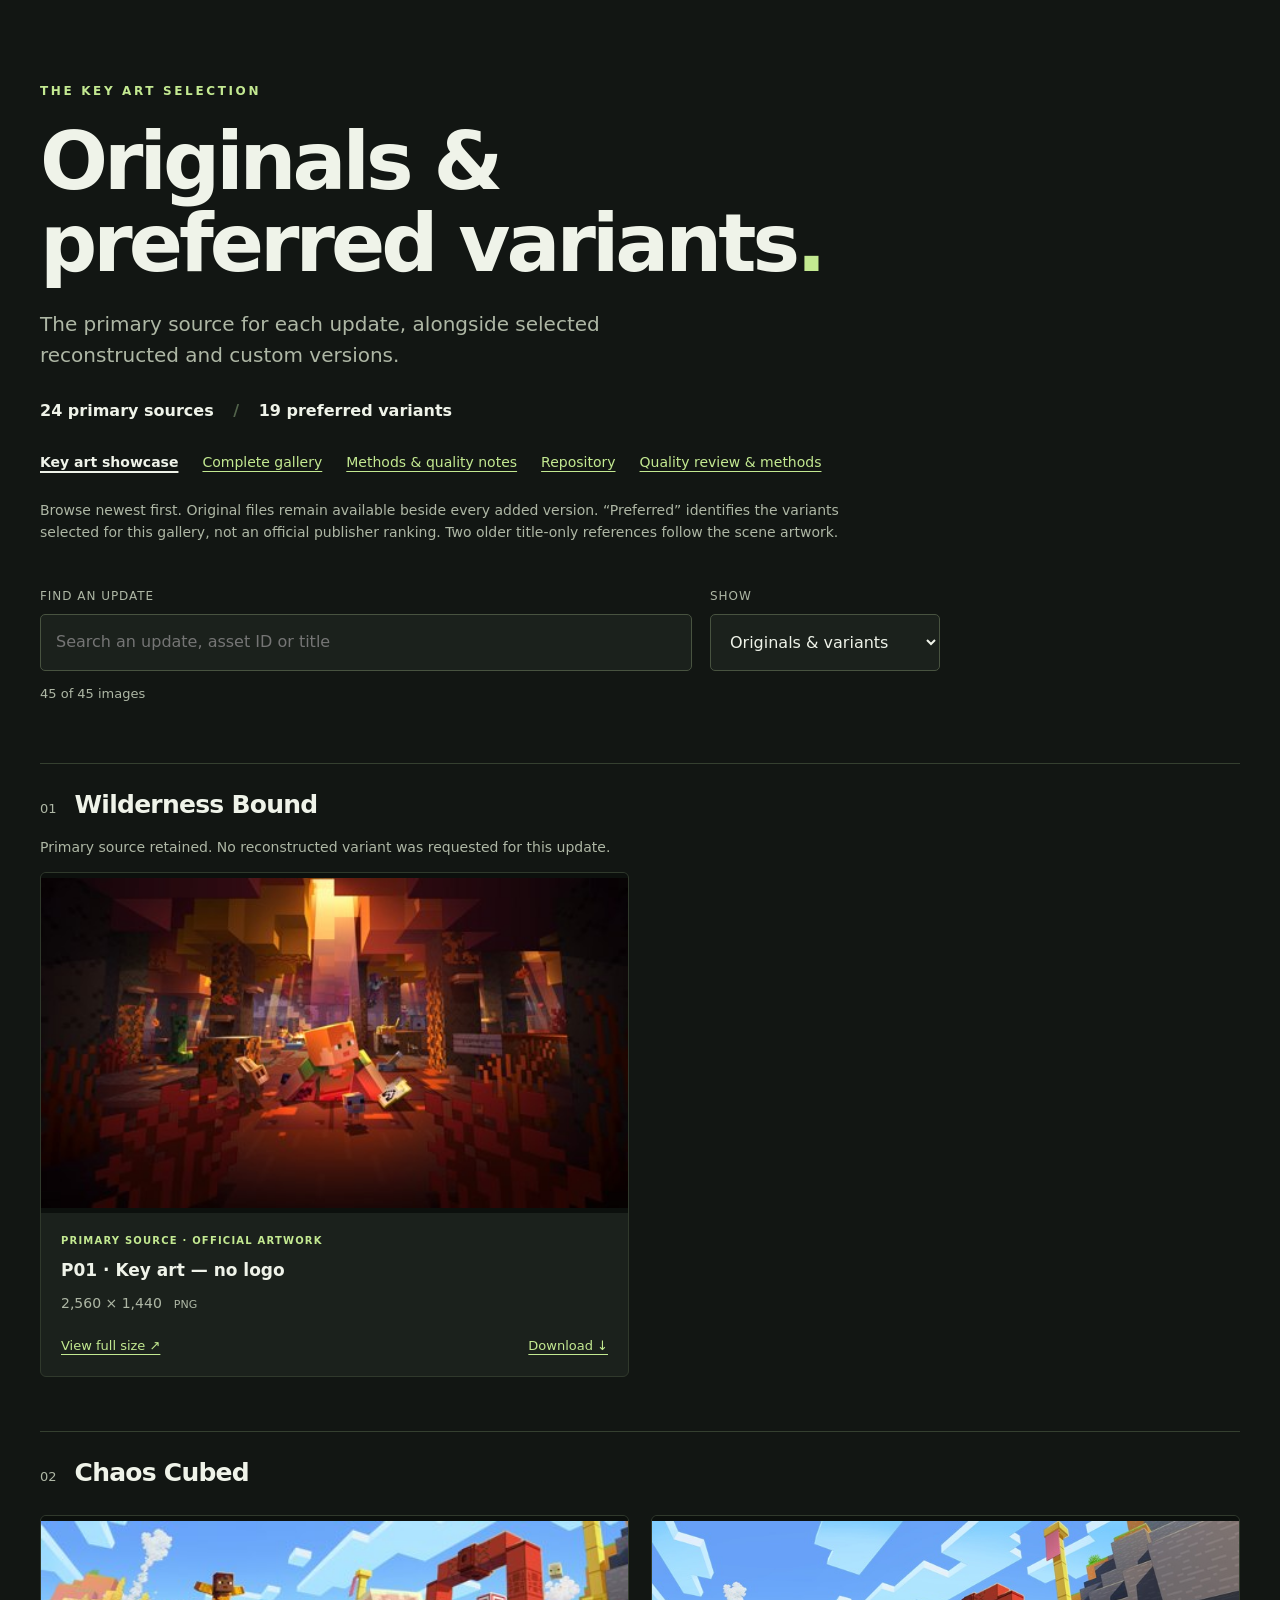
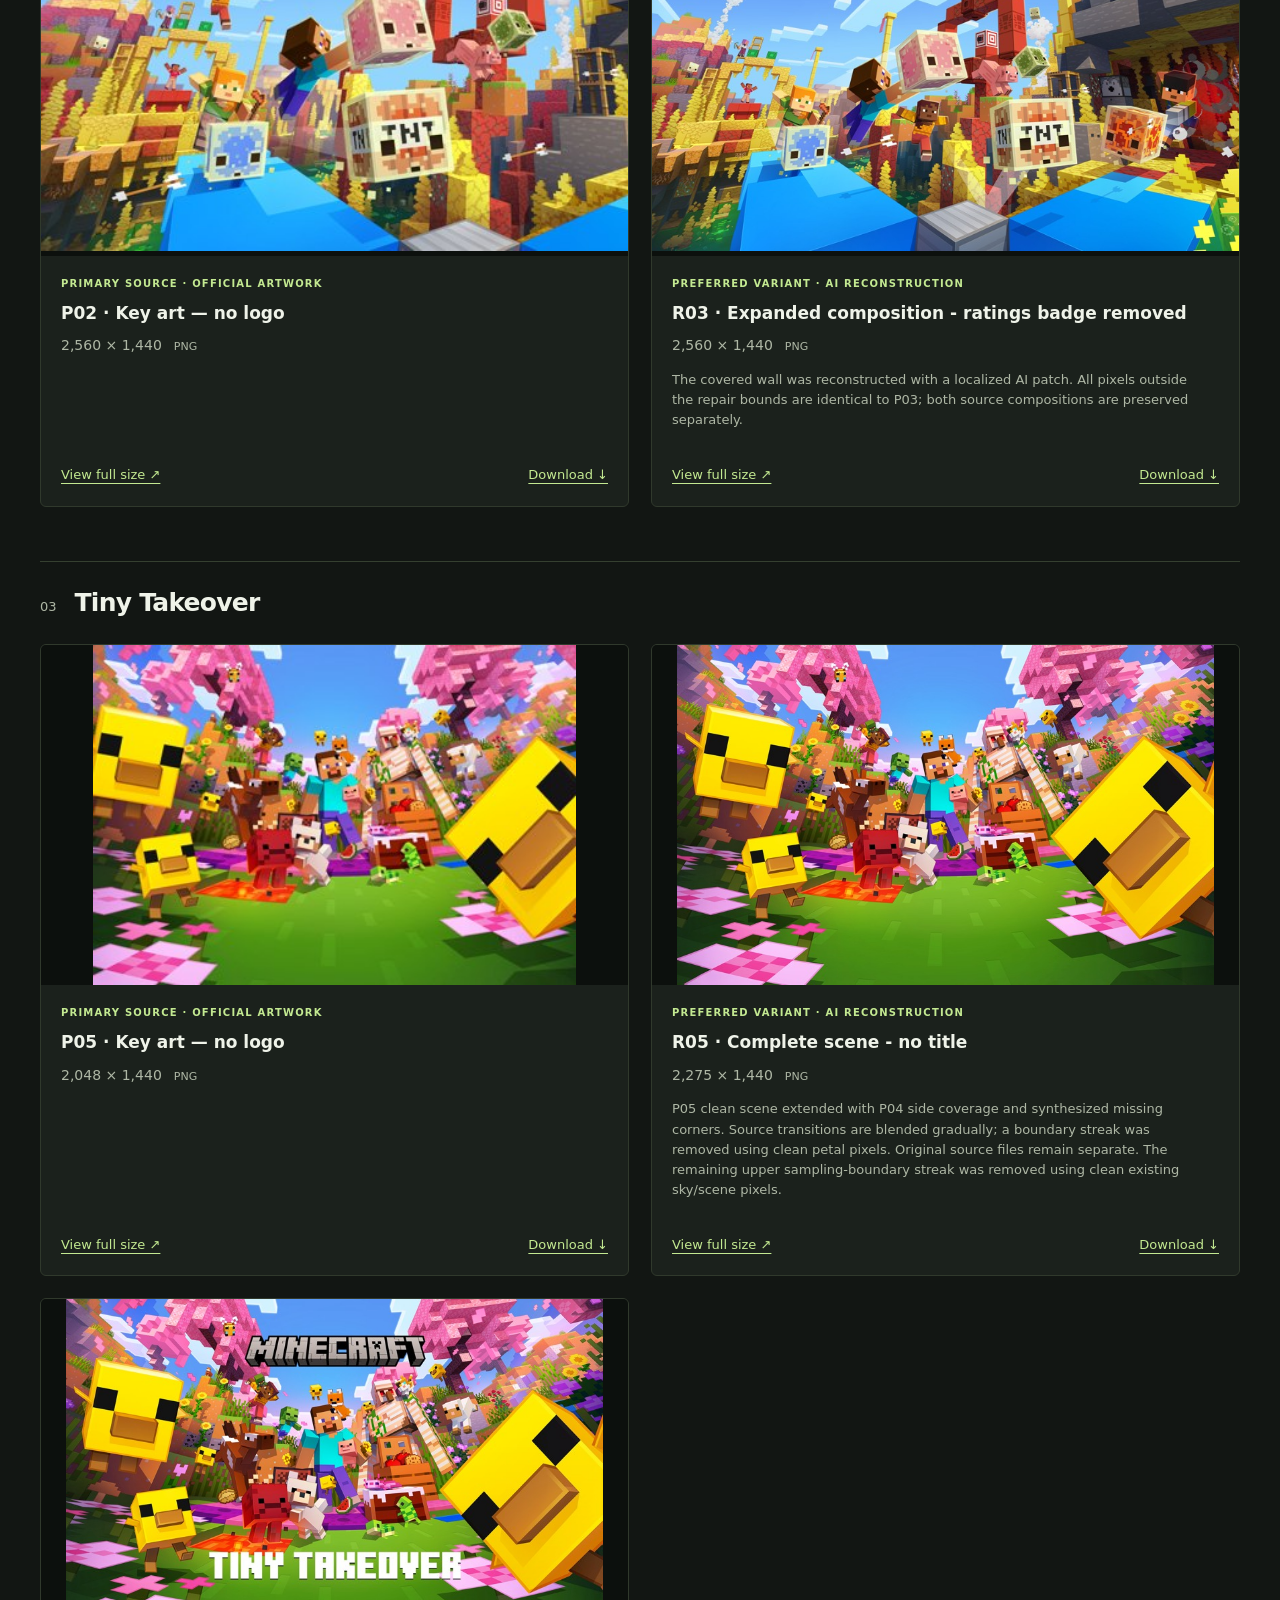
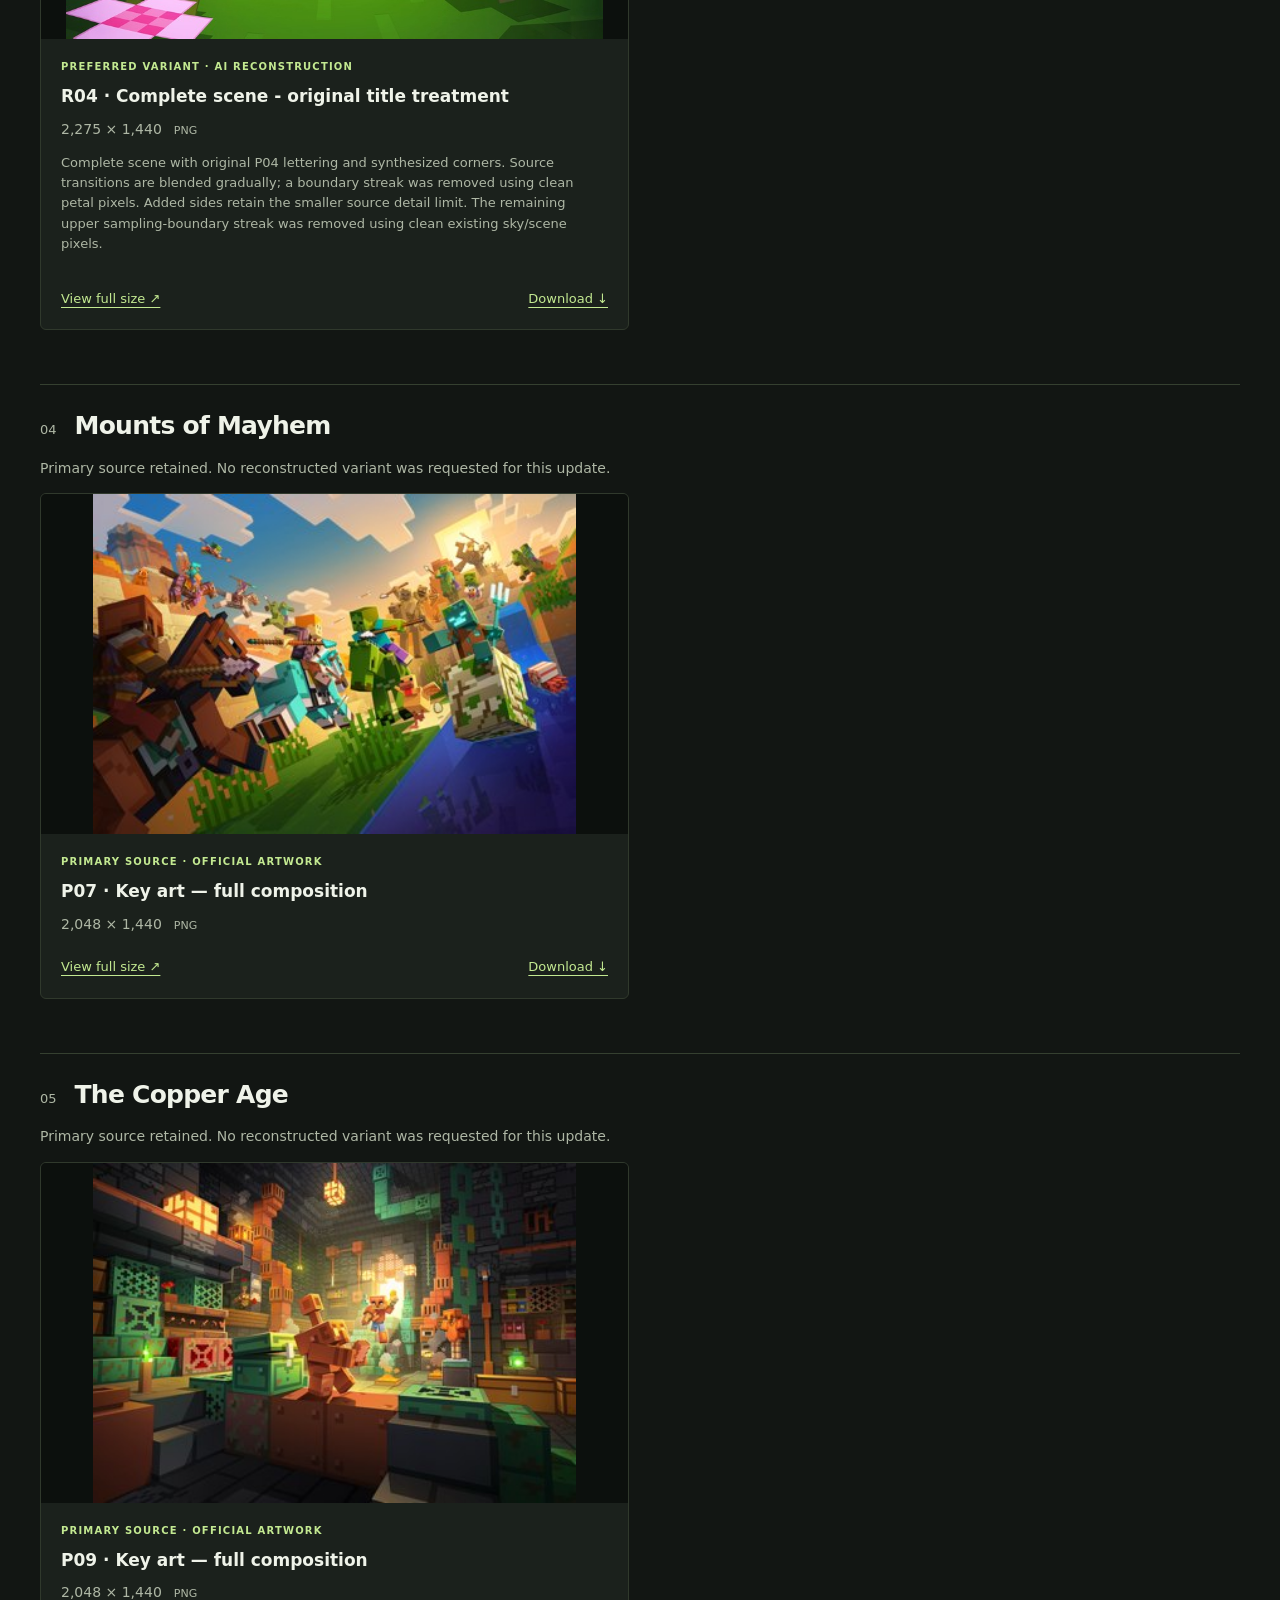
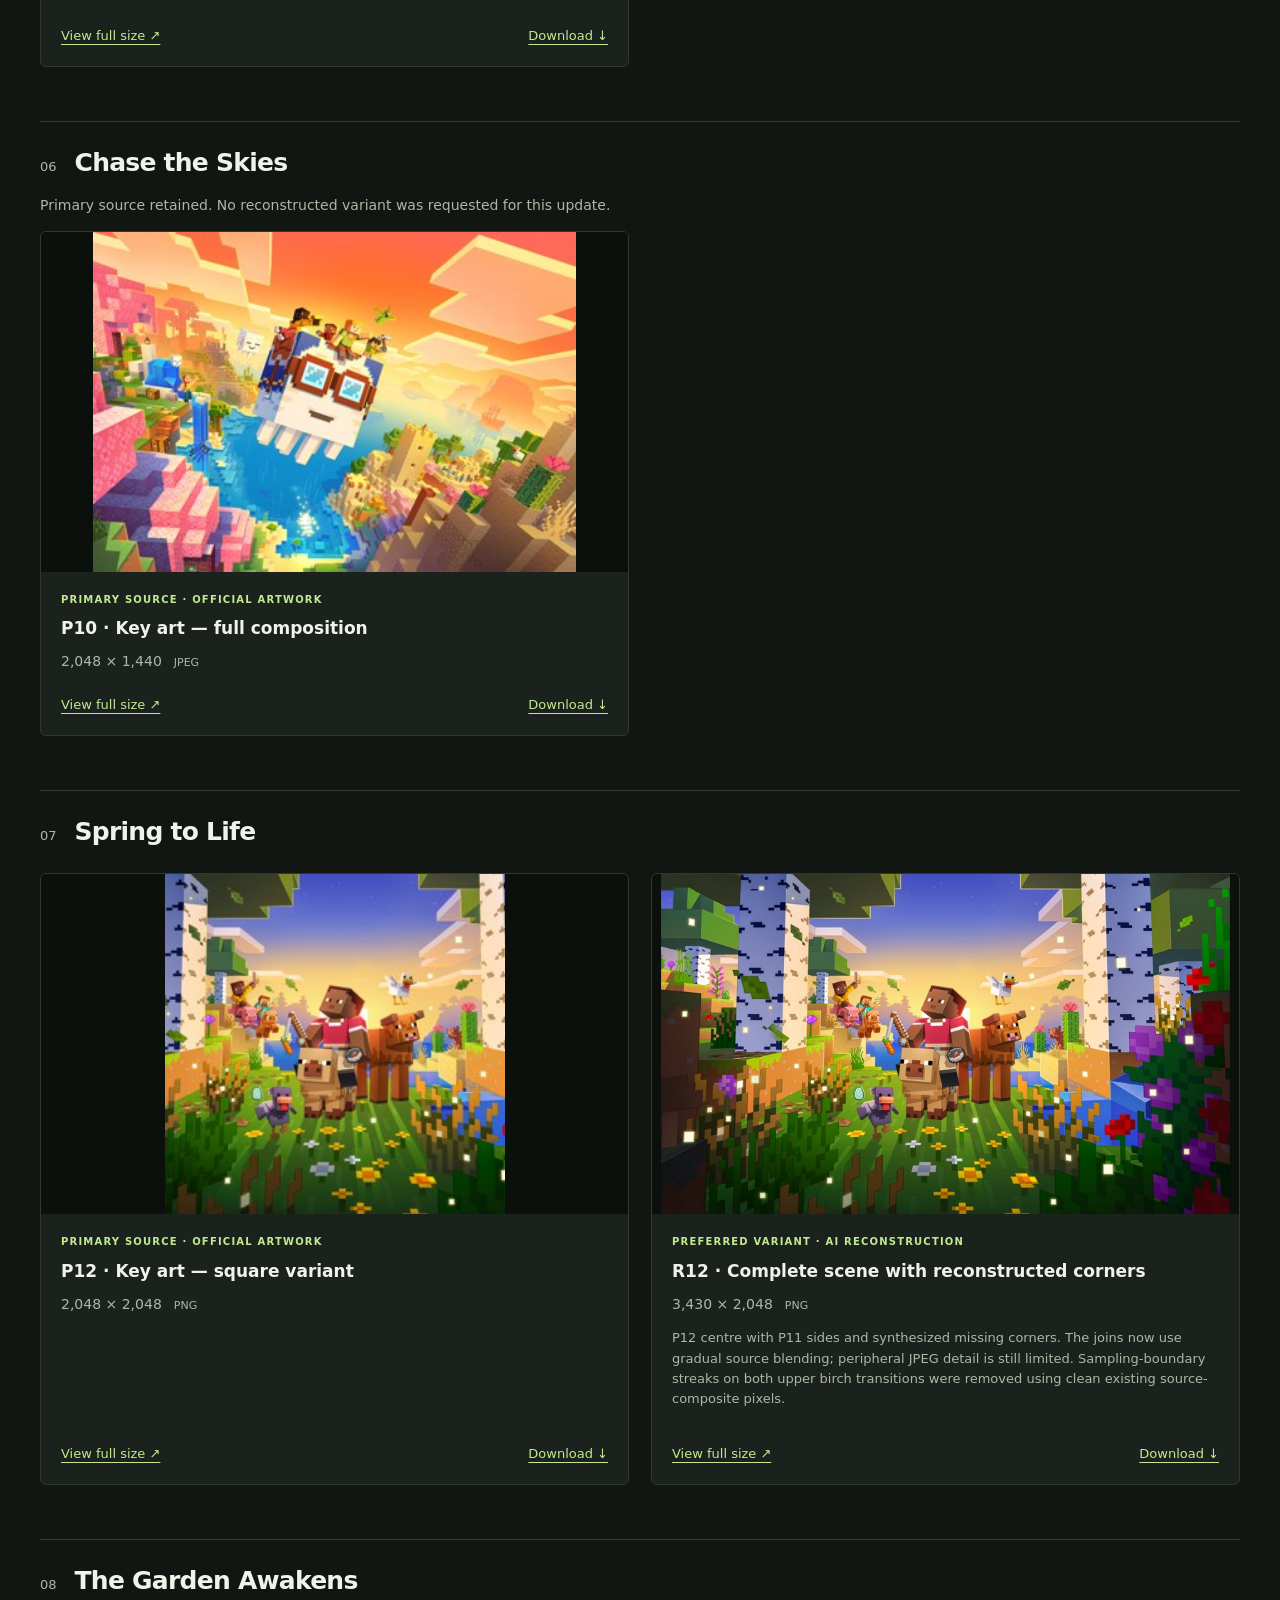
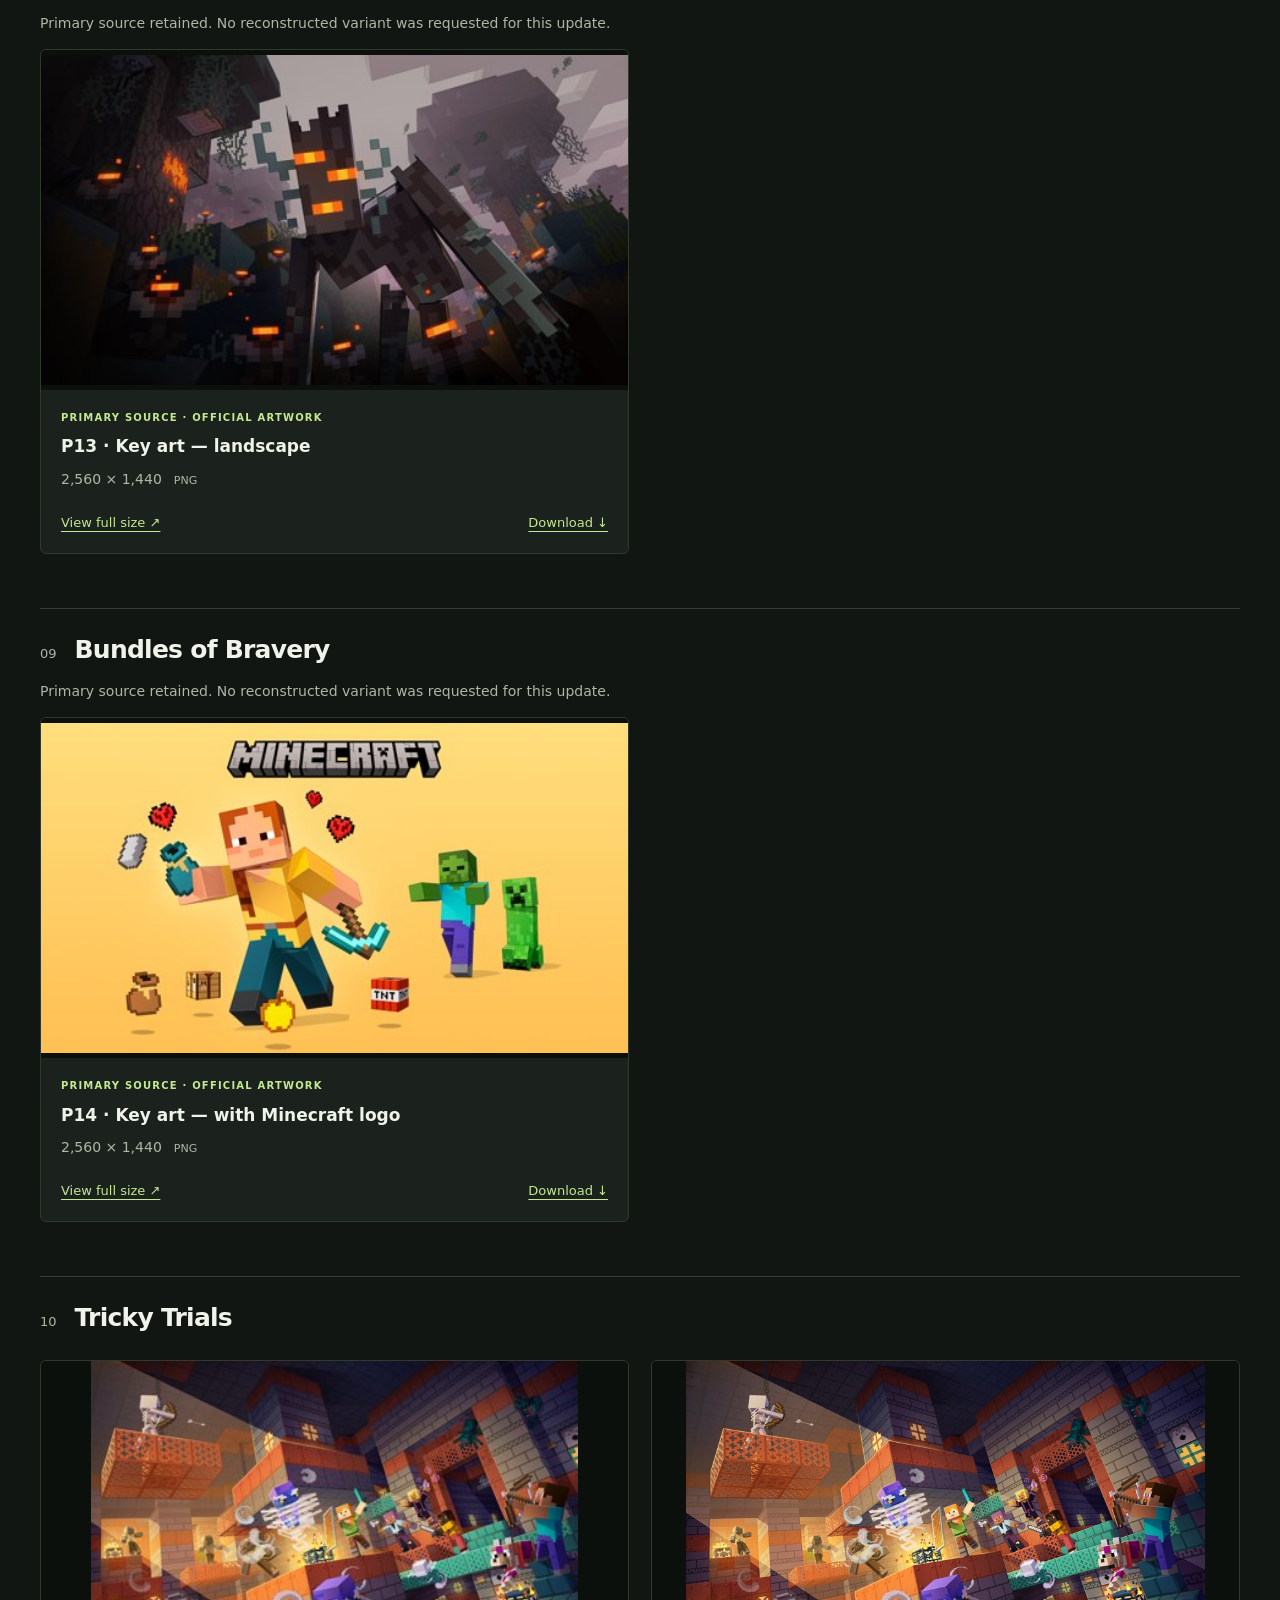
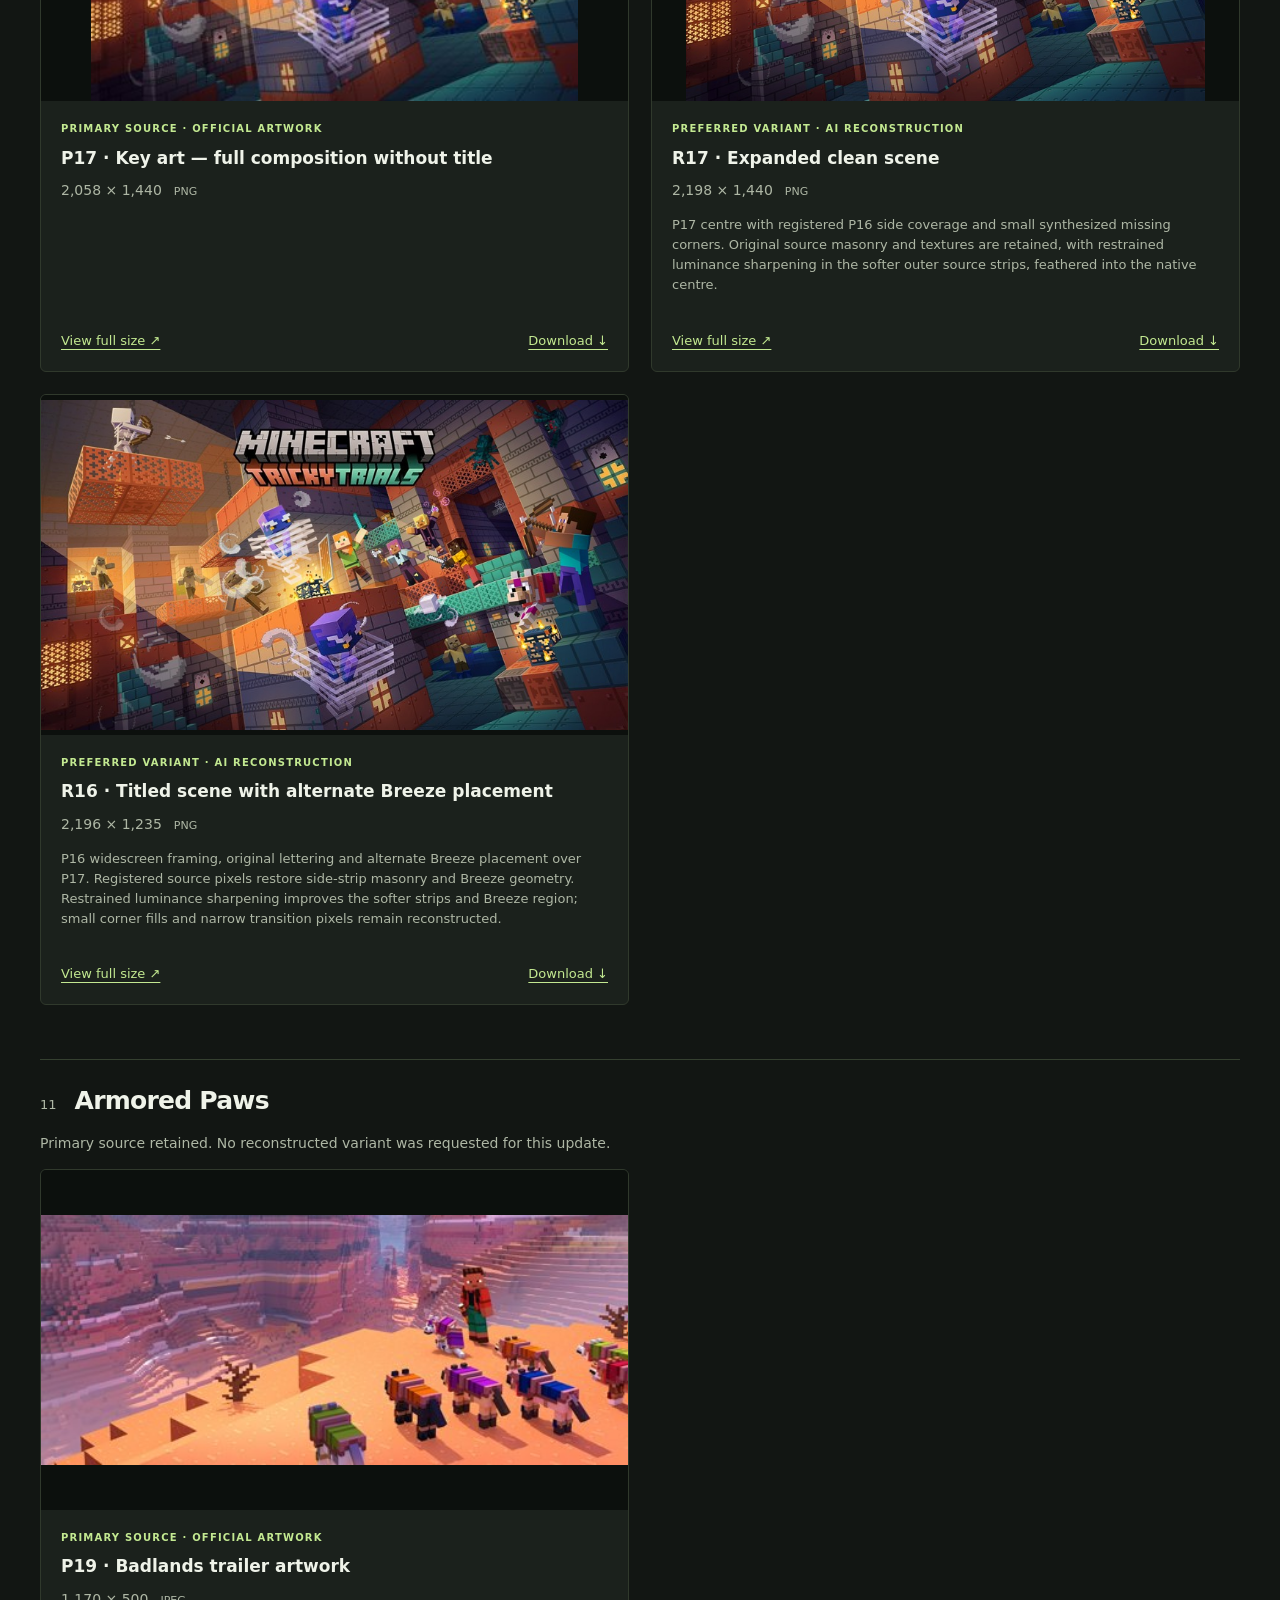
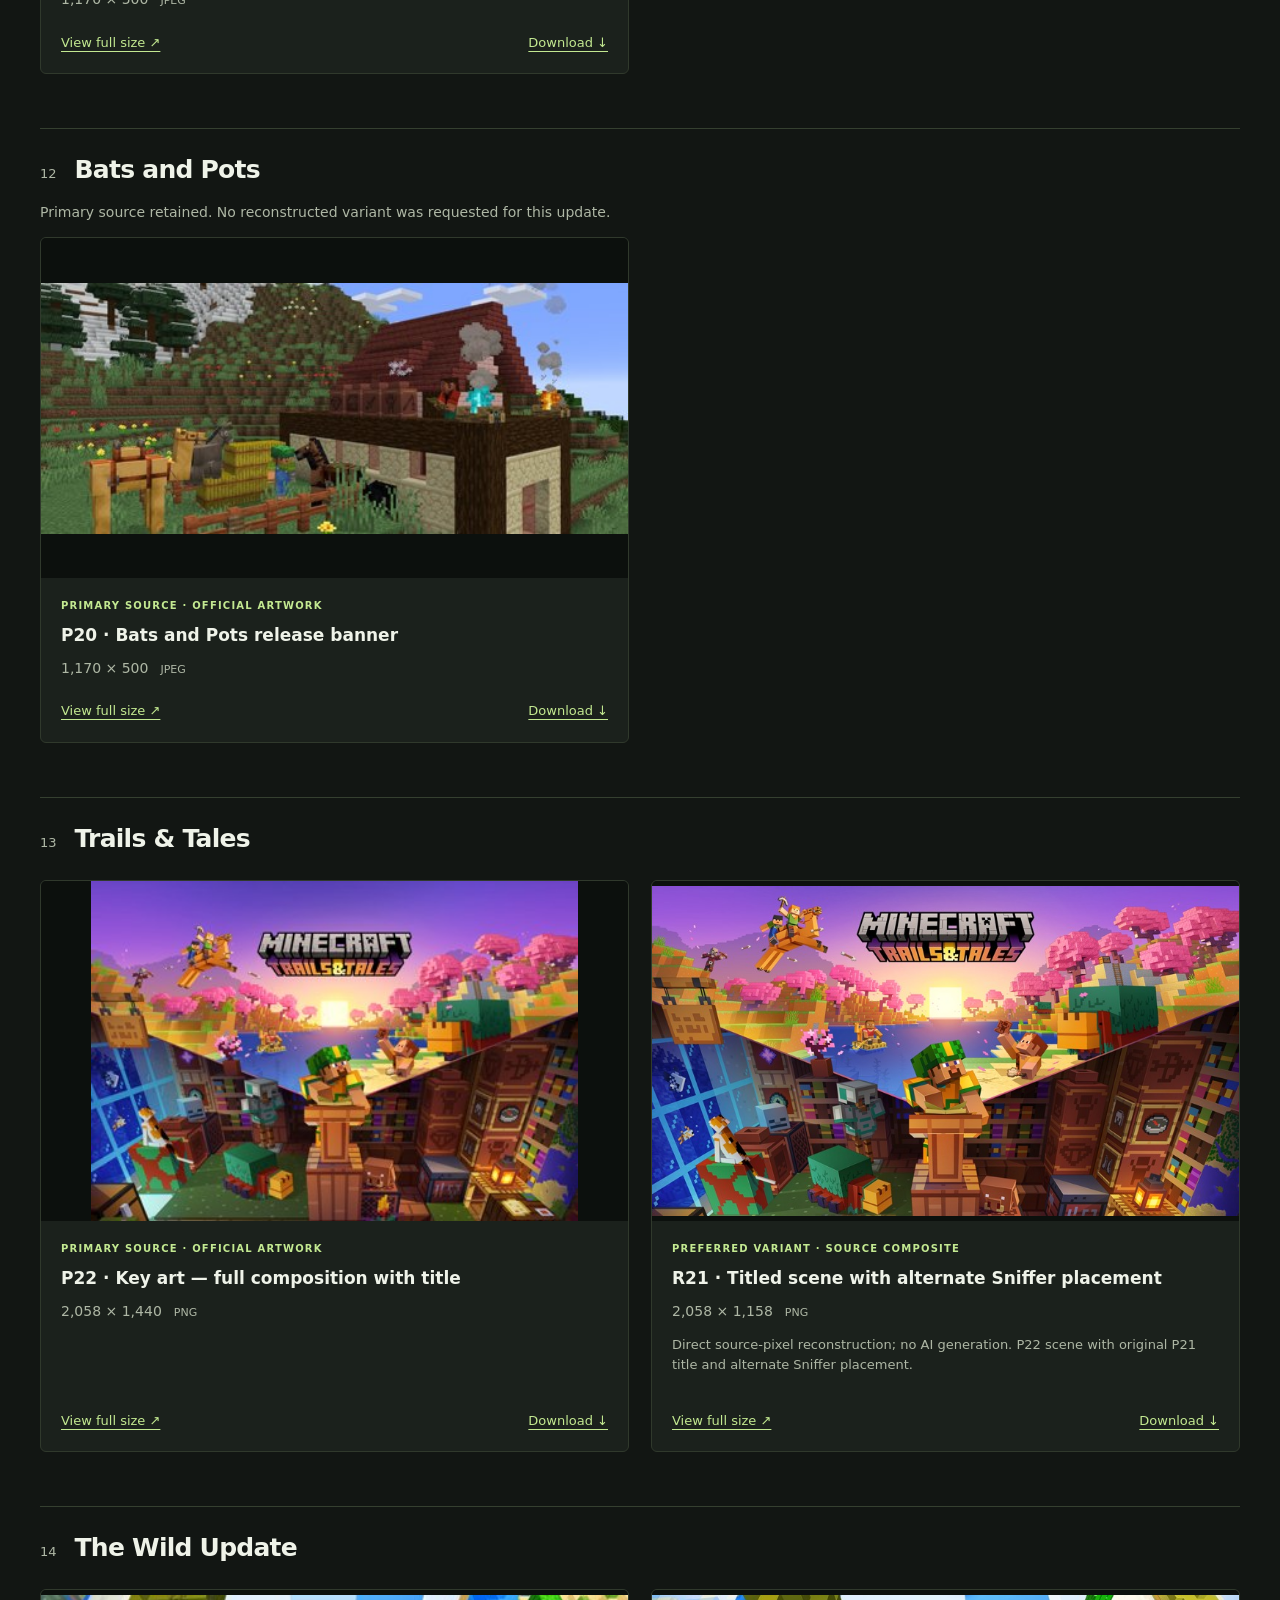
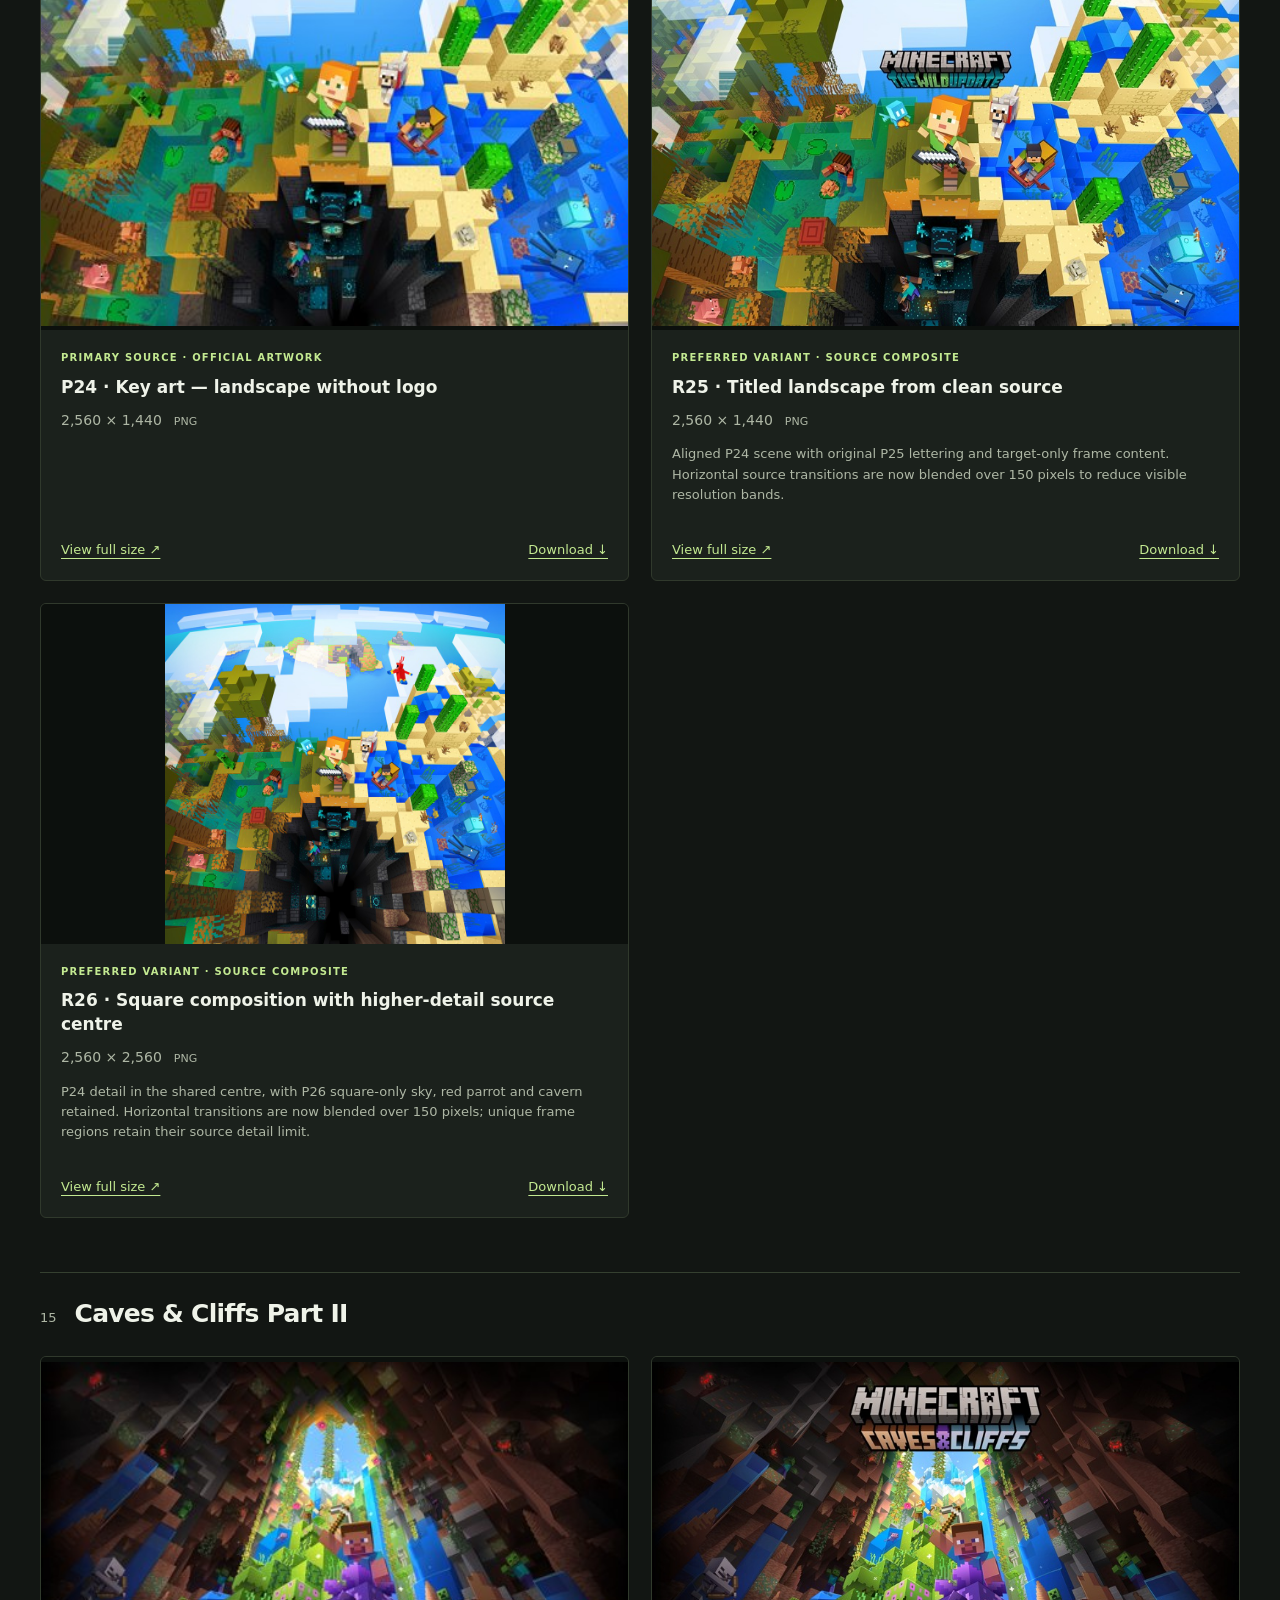
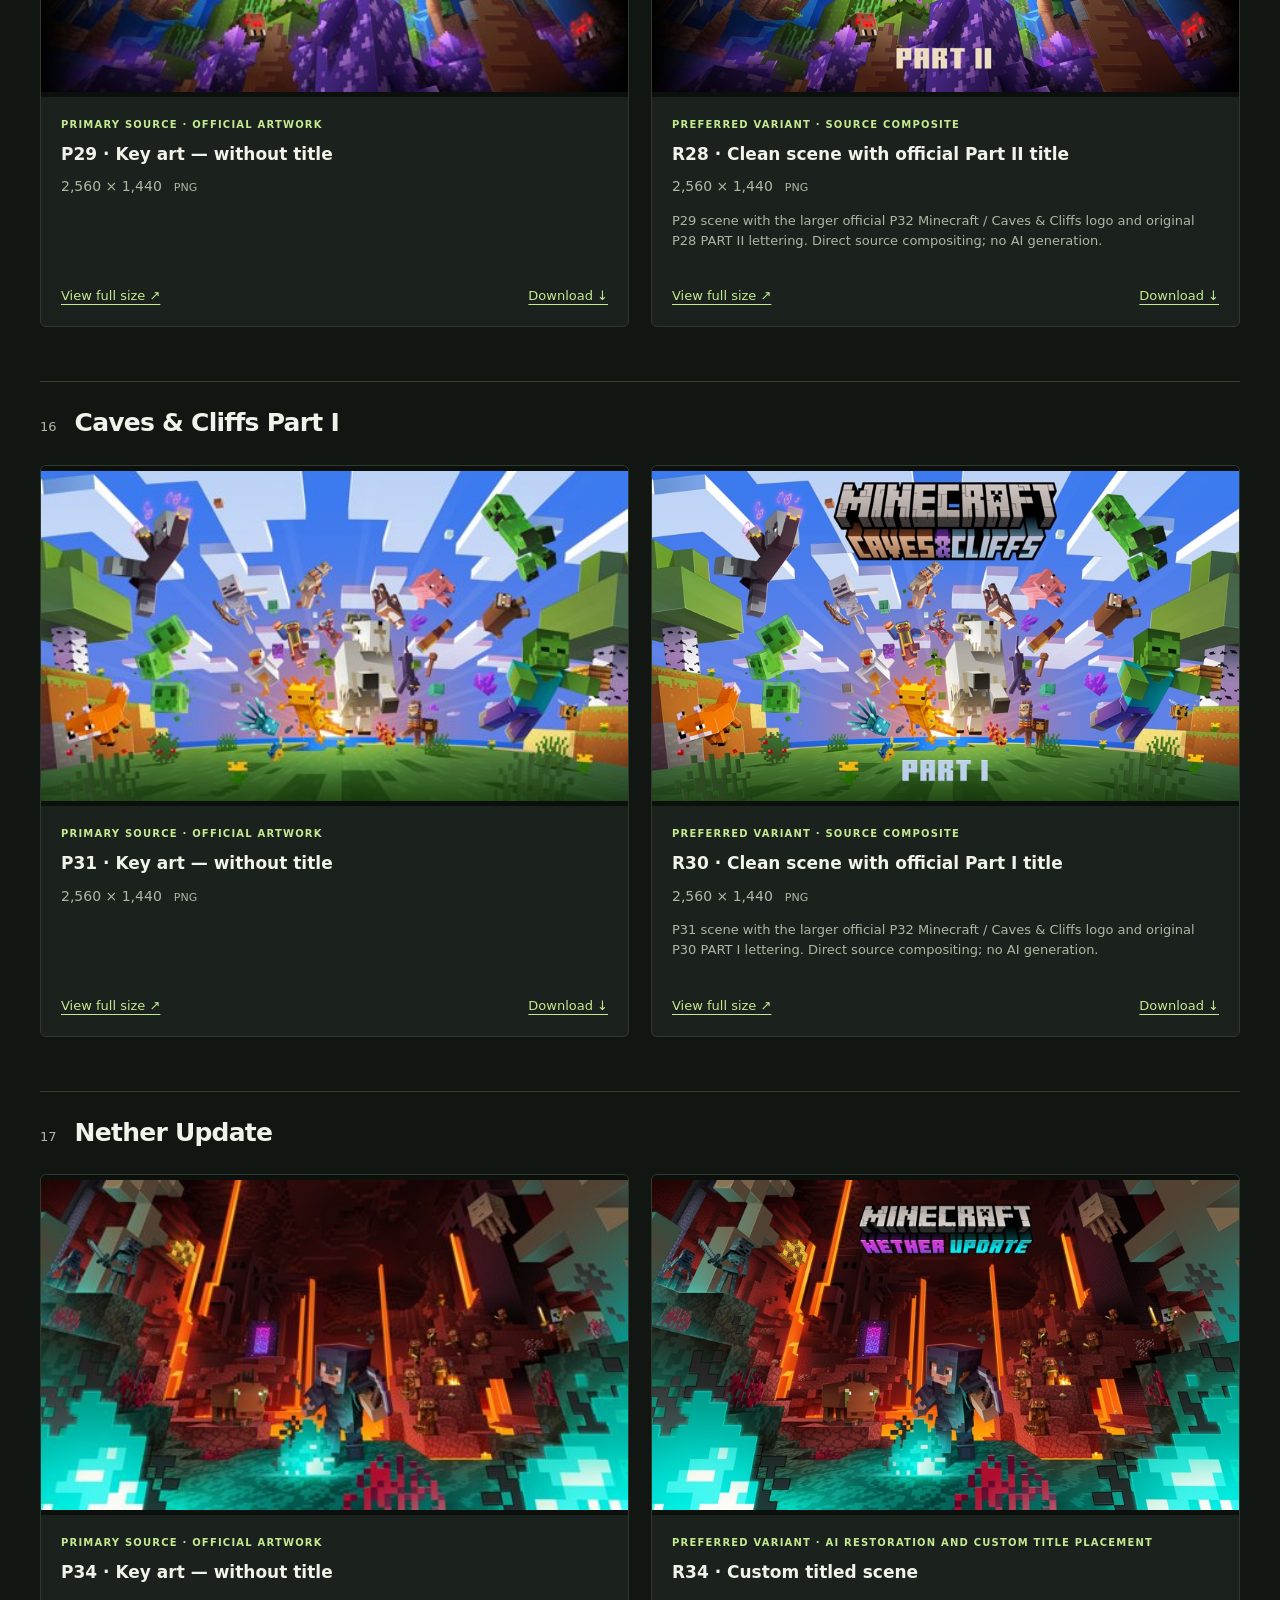
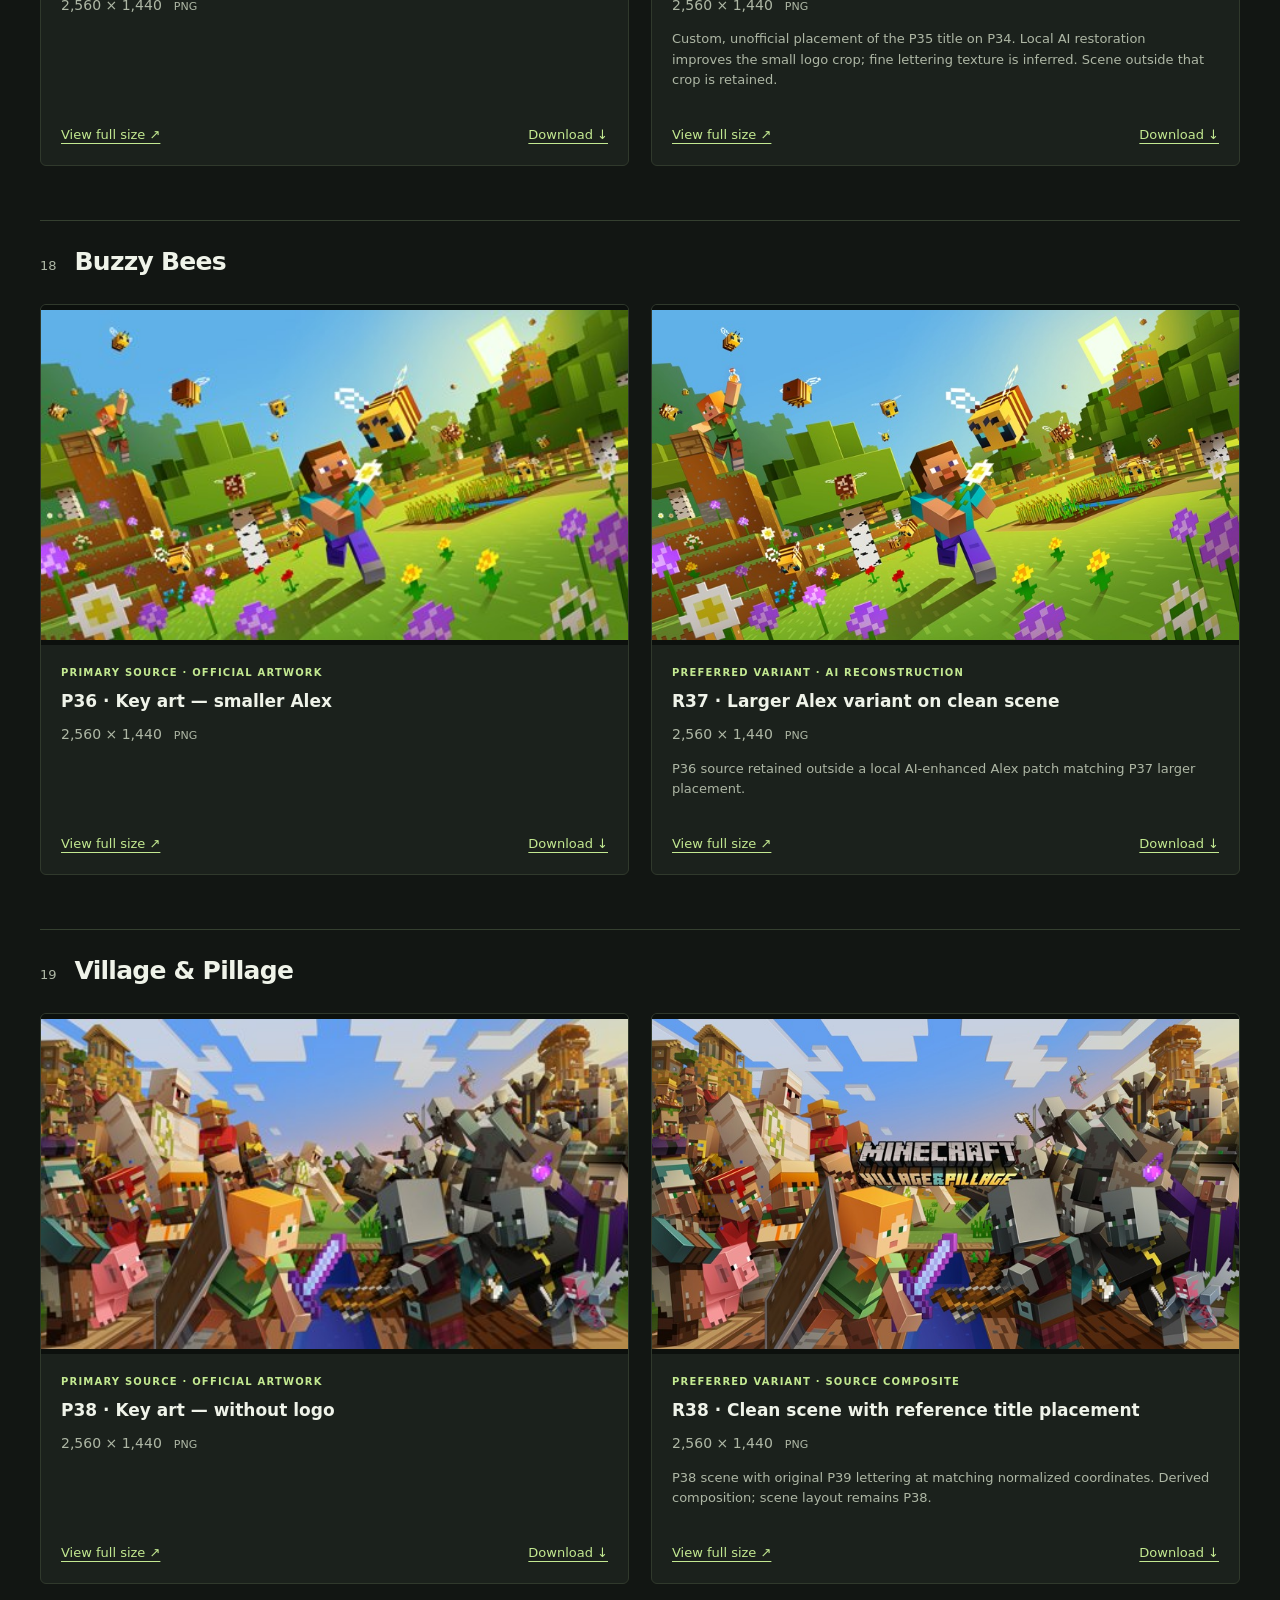
<file: showcase.html>
<!doctype html><html lang="en"><head><meta charset="utf-8"><meta name="viewport" content="width=device-width,initial-scale=1"><meta name="description" content="Minecraft update key art: primary originals and selected reconstructed variants, newest first."><title>Key Art Showcase · Minecraft Update Artwork</title><link rel="stylesheet" href=".catalogue/style.css"><link rel="stylesheet" href=".catalogue/showcase.css"></head><body>
<header><p class="eyebrow">THE KEY ART SELECTION</p><h1>Originals &amp;<br>preferred variants<span>.</span></h1><p class="intro">The primary source for each update, alongside selected reconstructed and custom versions.</p>
<p class="stats">24 primary sources <span>/</span> 19 preferred variants</p>
<nav aria-label="Gallery navigation"><a href="showcase.html" aria-current="page">Key art showcase</a><a href="index.html">Complete gallery</a><a href="https://github.com/TQNL/minecraft-update-artwork/tree/ai-reconstruction/reconstruction/RESULTS.md">Methods &amp; quality notes</a><a href="https://github.com/TQNL/minecraft-update-artwork/tree/ai-reconstruction/">Repository</a><a href="https://github.com/TQNL/minecraft-update-artwork/tree/ai-reconstruction/reconstruction/quality-review/README.md">Quality review &amp; methods</a></nav>
<p class="selection-note">Browse newest first. Original files remain available beside every added version. “Preferred” identifies the variants selected for this gallery, not an official publisher ranking. Two older title-only references follow the scene artwork.</p>
<div class="filters"><label for="search">Find an update</label><input id="search" type="search" placeholder="Search an update, asset ID or title"><label for="type">Show</label><select id="type"><option value="">Originals &amp; variants</option><option>Primary source</option><option>Preferred variant</option><option>Title reference</option></select></div><p id="count" role="status" aria-live="polite"></p></header><main>
<section class="update"><h2><span>01</span>Wilderness Bound</h2>
<p class="family-note">Primary source retained. No reconstructed variant was requested for this update.</p>
<div class="grid">
<article class="card" data-search="wilderness bound p01 key art — no logo official artwork" data-type="Primary source"><a class="image" href="artwork/01-wilderness-bound/key-art-no-logo-2560x1440.png" aria-label="View full-size P01: Key art — no logo"><img loading="lazy" src=".catalogue/previews/01.jpg" alt="Wilderness Bound: Key art — no logo"></a><div class="info"><p class="tag">Primary source · Official artwork</p><h3>P01 · Key art — no logo</h3><p class="dimensions">2,560 × 1,440<span>PNG</span></p>
<div class="links"><a href="artwork/01-wilderness-bound/key-art-no-logo-2560x1440.png">View full size ↗</a><a href="artwork/01-wilderness-bound/key-art-no-logo-2560x1440.png" download>Download ↓</a></div></div></article>
</div></section>
<section class="update"><h2><span>02</span>Chaos Cubed</h2>
<div class="grid">
<article class="card" data-search="chaos cubed p02 key art — no logo official artwork" data-type="Primary source"><a class="image" href="artwork/02-chaos-cubed/key-art-no-logo-2560x1440.png" aria-label="View full-size P02: Key art — no logo"><img loading="lazy" src=".catalogue/previews/02.jpg" alt="Chaos Cubed: Key art — no logo"></a><div class="info"><p class="tag">Primary source · Official artwork</p><h3>P02 · Key art — no logo</h3><p class="dimensions">2,560 × 1,440<span>PNG</span></p>
<div class="links"><a href="artwork/02-chaos-cubed/key-art-no-logo-2560x1440.png">View full size ↗</a><a href="artwork/02-chaos-cubed/key-art-no-logo-2560x1440.png" download>Download ↓</a></div></div></article>
<article class="card" data-search="chaos cubed r03 expanded composition - ratings badge removed ai reconstruction" data-type="Preferred variant"><a class="image" href="artwork/02-chaos-cubed/expanded-composition-rating-removed-2560x1440.png" aria-label="View full-size R03: Expanded composition - ratings badge removed"><img loading="lazy" src=".catalogue/previews/R03.jpg" alt="Chaos Cubed: Expanded composition - ratings badge removed"></a><div class="info"><p class="tag">Preferred variant · AI reconstruction</p><h3>R03 · Expanded composition - ratings badge removed</h3><p class="dimensions">2,560 × 1,440<span>PNG</span></p>
<p class="note">The covered wall was reconstructed with a localized AI patch. All pixels outside the repair bounds are identical to P03; both source compositions are preserved separately.</p>
<div class="links"><a href="artwork/02-chaos-cubed/expanded-composition-rating-removed-2560x1440.png">View full size ↗</a><a href="artwork/02-chaos-cubed/expanded-composition-rating-removed-2560x1440.png" download>Download ↓</a></div></div></article>
</div></section>
<section class="update"><h2><span>03</span>Tiny Takeover</h2>
<div class="grid">
<article class="card" data-search="tiny takeover p05 key art — no logo official artwork" data-type="Primary source"><a class="image" href="artwork/03-tiny-takeover/key-art-no-logo-2048x1440.png" aria-label="View full-size P05: Key art — no logo"><img loading="lazy" src=".catalogue/previews/05.jpg" alt="Tiny Takeover: Key art — no logo"></a><div class="info"><p class="tag">Primary source · Official artwork</p><h3>P05 · Key art — no logo</h3><p class="dimensions">2,048 × 1,440<span>PNG</span></p>
<div class="links"><a href="artwork/03-tiny-takeover/key-art-no-logo-2048x1440.png">View full size ↗</a><a href="artwork/03-tiny-takeover/key-art-no-logo-2048x1440.png" download>Download ↓</a></div></div></article>
<article class="card" data-search="tiny takeover r05 complete scene - no title ai reconstruction" data-type="Preferred variant"><a class="image" href="artwork/03-tiny-takeover/complete-scene-no-title-2275x1440.png" aria-label="View full-size R05: Complete scene - no title"><img loading="lazy" src=".catalogue/previews/R05.jpg" alt="Tiny Takeover: Complete scene - no title"></a><div class="info"><p class="tag">Preferred variant · AI reconstruction</p><h3>R05 · Complete scene - no title</h3><p class="dimensions">2,275 × 1,440<span>PNG</span></p>
<p class="note">P05 clean scene extended with P04 side coverage and synthesized missing corners. Source transitions are blended gradually; a boundary streak was removed using clean petal pixels. Original source files remain separate. The remaining upper sampling-boundary streak was removed using clean existing sky/scene pixels.</p>
<div class="links"><a href="artwork/03-tiny-takeover/complete-scene-no-title-2275x1440.png">View full size ↗</a><a href="artwork/03-tiny-takeover/complete-scene-no-title-2275x1440.png" download>Download ↓</a></div></div></article>
<article class="card" data-search="tiny takeover r04 complete scene - original title treatment ai reconstruction" data-type="Preferred variant"><a class="image" href="artwork/03-tiny-takeover/complete-scene-with-title-2275x1440.png" aria-label="View full-size R04: Complete scene - original title treatment"><img loading="lazy" src=".catalogue/previews/R04.jpg" alt="Tiny Takeover: Complete scene - original title treatment"></a><div class="info"><p class="tag">Preferred variant · AI reconstruction</p><h3>R04 · Complete scene - original title treatment</h3><p class="dimensions">2,275 × 1,440<span>PNG</span></p>
<p class="note">Complete scene with original P04 lettering and synthesized corners. Source transitions are blended gradually; a boundary streak was removed using clean petal pixels. Added sides retain the smaller source detail limit. The remaining upper sampling-boundary streak was removed using clean existing sky/scene pixels.</p>
<div class="links"><a href="artwork/03-tiny-takeover/complete-scene-with-title-2275x1440.png">View full size ↗</a><a href="artwork/03-tiny-takeover/complete-scene-with-title-2275x1440.png" download>Download ↓</a></div></div></article>
</div></section>
<section class="update"><h2><span>04</span>Mounts of Mayhem</h2>
<p class="family-note">Primary source retained. No reconstructed variant was requested for this update.</p>
<div class="grid">
<article class="card" data-search="mounts of mayhem p07 key art — full composition official artwork" data-type="Primary source"><a class="image" href="artwork/04-mounts-of-mayhem/key-art-full-composition-2048x1440.png" aria-label="View full-size P07: Key art — full composition"><img loading="lazy" src=".catalogue/previews/07.jpg" alt="Mounts of Mayhem: Key art — full composition"></a><div class="info"><p class="tag">Primary source · Official artwork</p><h3>P07 · Key art — full composition</h3><p class="dimensions">2,048 × 1,440<span>PNG</span></p>
<div class="links"><a href="artwork/04-mounts-of-mayhem/key-art-full-composition-2048x1440.png">View full size ↗</a><a href="artwork/04-mounts-of-mayhem/key-art-full-composition-2048x1440.png" download>Download ↓</a></div></div></article>
</div></section>
<section class="update"><h2><span>05</span>The Copper Age</h2>
<p class="family-note">Primary source retained. No reconstructed variant was requested for this update.</p>
<div class="grid">
<article class="card" data-search="the copper age p09 key art — full composition official artwork" data-type="Primary source"><a class="image" href="artwork/05-the-copper-age/key-art-full-composition-2048x1440.png" aria-label="View full-size P09: Key art — full composition"><img loading="lazy" src=".catalogue/previews/09.jpg" alt="The Copper Age: Key art — full composition"></a><div class="info"><p class="tag">Primary source · Official artwork</p><h3>P09 · Key art — full composition</h3><p class="dimensions">2,048 × 1,440<span>PNG</span></p>
<div class="links"><a href="artwork/05-the-copper-age/key-art-full-composition-2048x1440.png">View full size ↗</a><a href="artwork/05-the-copper-age/key-art-full-composition-2048x1440.png" download>Download ↓</a></div></div></article>
</div></section>
<section class="update"><h2><span>06</span>Chase the Skies</h2>
<p class="family-note">Primary source retained. No reconstructed variant was requested for this update.</p>
<div class="grid">
<article class="card" data-search="chase the skies p10 key art — full composition official artwork" data-type="Primary source"><a class="image" href="artwork/06-chase-the-skies/key-art-full-composition-2048x1440.jpg" aria-label="View full-size P10: Key art — full composition"><img loading="lazy" src=".catalogue/previews/10.jpg" alt="Chase the Skies: Key art — full composition"></a><div class="info"><p class="tag">Primary source · Official artwork</p><h3>P10 · Key art — full composition</h3><p class="dimensions">2,048 × 1,440<span>JPEG</span></p>
<div class="links"><a href="artwork/06-chase-the-skies/key-art-full-composition-2048x1440.jpg">View full size ↗</a><a href="artwork/06-chase-the-skies/key-art-full-composition-2048x1440.jpg" download>Download ↓</a></div></div></article>
</div></section>
<section class="update"><h2><span>07</span>Spring to Life</h2>
<div class="grid">
<article class="card" data-search="spring to life p12 key art — square variant official artwork" data-type="Primary source"><a class="image" href="artwork/07-spring-to-life/key-art-square-variant-2048x2048.png" aria-label="View full-size P12: Key art — square variant"><img loading="lazy" src=".catalogue/previews/12.jpg" alt="Spring to Life: Key art — square variant"></a><div class="info"><p class="tag">Primary source · Official artwork</p><h3>P12 · Key art — square variant</h3><p class="dimensions">2,048 × 2,048<span>PNG</span></p>
<div class="links"><a href="artwork/07-spring-to-life/key-art-square-variant-2048x2048.png">View full size ↗</a><a href="artwork/07-spring-to-life/key-art-square-variant-2048x2048.png" download>Download ↓</a></div></div></article>
<article class="card" data-search="spring to life r12 complete scene with reconstructed corners ai reconstruction" data-type="Preferred variant"><a class="image" href="artwork/07-spring-to-life/complete-scene-3430x2048.png" aria-label="View full-size R12: Complete scene with reconstructed corners"><img loading="lazy" src=".catalogue/previews/R12.jpg" alt="Spring to Life: Complete scene with reconstructed corners"></a><div class="info"><p class="tag">Preferred variant · AI reconstruction</p><h3>R12 · Complete scene with reconstructed corners</h3><p class="dimensions">3,430 × 2,048<span>PNG</span></p>
<p class="note">P12 centre with P11 sides and synthesized missing corners. The joins now use gradual source blending; peripheral JPEG detail is still limited. Sampling-boundary streaks on both upper birch transitions were removed using clean existing source-composite pixels.</p>
<div class="links"><a href="artwork/07-spring-to-life/complete-scene-3430x2048.png">View full size ↗</a><a href="artwork/07-spring-to-life/complete-scene-3430x2048.png" download>Download ↓</a></div></div></article>
</div></section>
<section class="update"><h2><span>08</span>The Garden Awakens</h2>
<p class="family-note">Primary source retained. No reconstructed variant was requested for this update.</p>
<div class="grid">
<article class="card" data-search="the garden awakens p13 key art — landscape official artwork" data-type="Primary source"><a class="image" href="artwork/08-the-garden-awakens/key-art-landscape-2560x1440.png" aria-label="View full-size P13: Key art — landscape"><img loading="lazy" src=".catalogue/previews/13.jpg" alt="The Garden Awakens: Key art — landscape"></a><div class="info"><p class="tag">Primary source · Official artwork</p><h3>P13 · Key art — landscape</h3><p class="dimensions">2,560 × 1,440<span>PNG</span></p>
<div class="links"><a href="artwork/08-the-garden-awakens/key-art-landscape-2560x1440.png">View full size ↗</a><a href="artwork/08-the-garden-awakens/key-art-landscape-2560x1440.png" download>Download ↓</a></div></div></article>
</div></section>
<section class="update"><h2><span>09</span>Bundles of Bravery</h2>
<p class="family-note">Primary source retained. No reconstructed variant was requested for this update.</p>
<div class="grid">
<article class="card" data-search="bundles of bravery p14 key art — with minecraft logo official artwork" data-type="Primary source"><a class="image" href="artwork/09-bundles-of-bravery/key-art-with-minecraft-logo-2560x1440.png" aria-label="View full-size P14: Key art — with Minecraft logo"><img loading="lazy" src=".catalogue/previews/14.jpg" alt="Bundles of Bravery: Key art — with Minecraft logo"></a><div class="info"><p class="tag">Primary source · Official artwork</p><h3>P14 · Key art — with Minecraft logo</h3><p class="dimensions">2,560 × 1,440<span>PNG</span></p>
<div class="links"><a href="artwork/09-bundles-of-bravery/key-art-with-minecraft-logo-2560x1440.png">View full size ↗</a><a href="artwork/09-bundles-of-bravery/key-art-with-minecraft-logo-2560x1440.png" download>Download ↓</a></div></div></article>
</div></section>
<section class="update"><h2><span>10</span>Tricky Trials</h2>
<div class="grid">
<article class="card" data-search="tricky trials p17 key art — full composition without title official artwork" data-type="Primary source"><a class="image" href="artwork/10-tricky-trials/key-art-full-composition-without-title-2058x1440.png" aria-label="View full-size P17: Key art — full composition without title"><img loading="lazy" src=".catalogue/previews/17.jpg" alt="Tricky Trials: Key art — full composition without title"></a><div class="info"><p class="tag">Primary source · Official artwork</p><h3>P17 · Key art — full composition without title</h3><p class="dimensions">2,058 × 1,440<span>PNG</span></p>
<div class="links"><a href="artwork/10-tricky-trials/key-art-full-composition-without-title-2058x1440.png">View full size ↗</a><a href="artwork/10-tricky-trials/key-art-full-composition-without-title-2058x1440.png" download>Download ↓</a></div></div></article>
<article class="card" data-search="tricky trials r17 expanded clean scene ai reconstruction" data-type="Preferred variant"><a class="image" href="artwork/10-tricky-trials/expanded-clean-scene-2198x1440.png" aria-label="View full-size R17: Expanded clean scene"><img loading="lazy" src=".catalogue/previews/R17.jpg" alt="Tricky Trials: Expanded clean scene"></a><div class="info"><p class="tag">Preferred variant · AI reconstruction</p><h3>R17 · Expanded clean scene</h3><p class="dimensions">2,198 × 1,440<span>PNG</span></p>
<p class="note">P17 centre with registered P16 side coverage and small synthesized missing corners. Original source masonry and textures are retained, with restrained luminance sharpening in the softer outer source strips, feathered into the native centre.</p>
<div class="links"><a href="artwork/10-tricky-trials/expanded-clean-scene-2198x1440.png">View full size ↗</a><a href="artwork/10-tricky-trials/expanded-clean-scene-2198x1440.png" download>Download ↓</a></div></div></article>
<article class="card" data-search="tricky trials r16 titled scene with alternate breeze placement ai reconstruction" data-type="Preferred variant"><a class="image" href="artwork/10-tricky-trials/titled-breeze-variant-2196x1235.png" aria-label="View full-size R16: Titled scene with alternate Breeze placement"><img loading="lazy" src=".catalogue/previews/R16.jpg" alt="Tricky Trials: Titled scene with alternate Breeze placement"></a><div class="info"><p class="tag">Preferred variant · AI reconstruction</p><h3>R16 · Titled scene with alternate Breeze placement</h3><p class="dimensions">2,196 × 1,235<span>PNG</span></p>
<p class="note">P16 widescreen framing, original lettering and alternate Breeze placement over P17. Registered source pixels restore side-strip masonry and Breeze geometry. Restrained luminance sharpening improves the softer strips and Breeze region; small corner fills and narrow transition pixels remain reconstructed.</p>
<div class="links"><a href="artwork/10-tricky-trials/titled-breeze-variant-2196x1235.png">View full size ↗</a><a href="artwork/10-tricky-trials/titled-breeze-variant-2196x1235.png" download>Download ↓</a></div></div></article>
</div></section>
<section class="update"><h2><span>11</span>Armored Paws</h2>
<p class="family-note">Primary source retained. No reconstructed variant was requested for this update.</p>
<div class="grid">
<article class="card" data-search="armored paws p19 badlands trailer artwork official artwork" data-type="Primary source"><a class="image" href="artwork/11-armored-paws/badlands-trailer-artwork-1170x500.jpg" aria-label="View full-size P19: Badlands trailer artwork"><img loading="lazy" src=".catalogue/previews/19.jpg" alt="Armored Paws: Badlands trailer artwork"></a><div class="info"><p class="tag">Primary source · Official artwork</p><h3>P19 · Badlands trailer artwork</h3><p class="dimensions">1,170 × 500<span>JPEG</span></p>
<div class="links"><a href="artwork/11-armored-paws/badlands-trailer-artwork-1170x500.jpg">View full size ↗</a><a href="artwork/11-armored-paws/badlands-trailer-artwork-1170x500.jpg" download>Download ↓</a></div></div></article>
</div></section>
<section class="update"><h2><span>12</span>Bats and Pots</h2>
<p class="family-note">Primary source retained. No reconstructed variant was requested for this update.</p>
<div class="grid">
<article class="card" data-search="bats and pots p20 bats and pots release banner official artwork" data-type="Primary source"><a class="image" href="artwork/12-bats-and-pots/bats-and-pots-release-banner-1170x500.jpg" aria-label="View full-size P20: Bats and Pots release banner"><img loading="lazy" src=".catalogue/previews/20.jpg" alt="Bats and Pots: Bats and Pots release banner"></a><div class="info"><p class="tag">Primary source · Official artwork</p><h3>P20 · Bats and Pots release banner</h3><p class="dimensions">1,170 × 500<span>JPEG</span></p>
<div class="links"><a href="artwork/12-bats-and-pots/bats-and-pots-release-banner-1170x500.jpg">View full size ↗</a><a href="artwork/12-bats-and-pots/bats-and-pots-release-banner-1170x500.jpg" download>Download ↓</a></div></div></article>
</div></section>
<section class="update"><h2><span>13</span>Trails &amp; Tales</h2>
<div class="grid">
<article class="card" data-search="trails &amp; tales p22 key art — full composition with title official artwork" data-type="Primary source"><a class="image" href="artwork/13-trails-tales/key-art-full-composition-with-title-2058x1440.png" aria-label="View full-size P22: Key art — full composition with title"><img loading="lazy" src=".catalogue/previews/22.jpg" alt="Trails &amp; Tales: Key art — full composition with title"></a><div class="info"><p class="tag">Primary source · Official artwork</p><h3>P22 · Key art — full composition with title</h3><p class="dimensions">2,058 × 1,440<span>PNG</span></p>
<div class="links"><a href="artwork/13-trails-tales/key-art-full-composition-with-title-2058x1440.png">View full size ↗</a><a href="artwork/13-trails-tales/key-art-full-composition-with-title-2058x1440.png" download>Download ↓</a></div></div></article>
<article class="card" data-search="trails &amp; tales r21 titled scene with alternate sniffer placement source composite" data-type="Preferred variant"><a class="image" href="artwork/13-trails-tales/titled-alternate-sniffer-2058x1158.png" aria-label="View full-size R21: Titled scene with alternate Sniffer placement"><img loading="lazy" src=".catalogue/previews/R21.jpg" alt="Trails &amp; Tales: Titled scene with alternate Sniffer placement"></a><div class="info"><p class="tag">Preferred variant · Source composite</p><h3>R21 · Titled scene with alternate Sniffer placement</h3><p class="dimensions">2,058 × 1,158<span>PNG</span></p>
<p class="note">Direct source-pixel reconstruction; no AI generation. P22 scene with original P21 title and alternate Sniffer placement.</p>
<div class="links"><a href="artwork/13-trails-tales/titled-alternate-sniffer-2058x1158.png">View full size ↗</a><a href="artwork/13-trails-tales/titled-alternate-sniffer-2058x1158.png" download>Download ↓</a></div></div></article>
</div></section>
<section class="update"><h2><span>14</span>The Wild Update</h2>
<div class="grid">
<article class="card" data-search="the wild update p24 key art — landscape without logo official artwork" data-type="Primary source"><a class="image" href="artwork/14-the-wild-update/key-art-landscape-without-logo-2560x1440.png" aria-label="View full-size P24: Key art — landscape without logo"><img loading="lazy" src=".catalogue/previews/24.jpg" alt="The Wild Update: Key art — landscape without logo"></a><div class="info"><p class="tag">Primary source · Official artwork</p><h3>P24 · Key art — landscape without logo</h3><p class="dimensions">2,560 × 1,440<span>PNG</span></p>
<div class="links"><a href="artwork/14-the-wild-update/key-art-landscape-without-logo-2560x1440.png">View full size ↗</a><a href="artwork/14-the-wild-update/key-art-landscape-without-logo-2560x1440.png" download>Download ↓</a></div></div></article>
<article class="card" data-search="the wild update r25 titled landscape from clean source source composite" data-type="Preferred variant"><a class="image" href="artwork/14-the-wild-update/titled-landscape-2560x1440.png" aria-label="View full-size R25: Titled landscape from clean source"><img loading="lazy" src=".catalogue/previews/R25.jpg" alt="The Wild Update: Titled landscape from clean source"></a><div class="info"><p class="tag">Preferred variant · Source composite</p><h3>R25 · Titled landscape from clean source</h3><p class="dimensions">2,560 × 1,440<span>PNG</span></p>
<p class="note">Aligned P24 scene with original P25 lettering and target-only frame content. Horizontal source transitions are now blended over 150 pixels to reduce visible resolution bands.</p>
<div class="links"><a href="artwork/14-the-wild-update/titled-landscape-2560x1440.png">View full size ↗</a><a href="artwork/14-the-wild-update/titled-landscape-2560x1440.png" download>Download ↓</a></div></div></article>
<article class="card" data-search="the wild update r26 square composition with higher-detail source centre source composite" data-type="Preferred variant"><a class="image" href="artwork/14-the-wild-update/square-with-clean-source-centre-2560x2560.png" aria-label="View full-size R26: Square composition with higher-detail source centre"><img loading="lazy" src=".catalogue/previews/R26.jpg" alt="The Wild Update: Square composition with higher-detail source centre"></a><div class="info"><p class="tag">Preferred variant · Source composite</p><h3>R26 · Square composition with higher-detail source centre</h3><p class="dimensions">2,560 × 2,560<span>PNG</span></p>
<p class="note">P24 detail in the shared centre, with P26 square-only sky, red parrot and cavern retained. Horizontal transitions are now blended over 150 pixels; unique frame regions retain their source detail limit.</p>
<div class="links"><a href="artwork/14-the-wild-update/square-with-clean-source-centre-2560x2560.png">View full size ↗</a><a href="artwork/14-the-wild-update/square-with-clean-source-centre-2560x2560.png" download>Download ↓</a></div></div></article>
</div></section>
<section class="update"><h2><span>15</span>Caves &amp; Cliffs Part II</h2>
<div class="grid">
<article class="card" data-search="caves &amp; cliffs part ii p29 key art — without title official artwork" data-type="Primary source"><a class="image" href="artwork/15-caves-cliffs-part-ii/key-art-without-title-2560x1440.png" aria-label="View full-size P29: Key art — without title"><img loading="lazy" src=".catalogue/previews/29.jpg" alt="Caves &amp; Cliffs Part II: Key art — without title"></a><div class="info"><p class="tag">Primary source · Official artwork</p><h3>P29 · Key art — without title</h3><p class="dimensions">2,560 × 1,440<span>PNG</span></p>
<div class="links"><a href="artwork/15-caves-cliffs-part-ii/key-art-without-title-2560x1440.png">View full size ↗</a><a href="artwork/15-caves-cliffs-part-ii/key-art-without-title-2560x1440.png" download>Download ↓</a></div></div></article>
<article class="card" data-search="caves &amp; cliffs part ii r28 clean scene with official part ii title source composite" data-type="Preferred variant"><a class="image" href="artwork/15-caves-cliffs-part-ii/official-title-composite-2560x1440.png" aria-label="View full-size R28: Clean scene with official Part II title"><img loading="lazy" src=".catalogue/previews/R28.jpg" alt="Caves &amp; Cliffs Part II: Clean scene with official Part II title"></a><div class="info"><p class="tag">Preferred variant · Source composite</p><h3>R28 · Clean scene with official Part II title</h3><p class="dimensions">2,560 × 1,440<span>PNG</span></p>
<p class="note">P29 scene with the larger official P32 Minecraft / Caves &amp; Cliffs logo and original P28 PART II lettering. Direct source compositing; no AI generation.</p>
<div class="links"><a href="artwork/15-caves-cliffs-part-ii/official-title-composite-2560x1440.png">View full size ↗</a><a href="artwork/15-caves-cliffs-part-ii/official-title-composite-2560x1440.png" download>Download ↓</a></div></div></article>
</div></section>
<section class="update"><h2><span>16</span>Caves &amp; Cliffs Part I</h2>
<div class="grid">
<article class="card" data-search="caves &amp; cliffs part i p31 key art — without title official artwork" data-type="Primary source"><a class="image" href="artwork/16-caves-cliffs-part-i/key-art-without-title-2560x1440.png" aria-label="View full-size P31: Key art — without title"><img loading="lazy" src=".catalogue/previews/31.jpg" alt="Caves &amp; Cliffs Part I: Key art — without title"></a><div class="info"><p class="tag">Primary source · Official artwork</p><h3>P31 · Key art — without title</h3><p class="dimensions">2,560 × 1,440<span>PNG</span></p>
<div class="links"><a href="artwork/16-caves-cliffs-part-i/key-art-without-title-2560x1440.png">View full size ↗</a><a href="artwork/16-caves-cliffs-part-i/key-art-without-title-2560x1440.png" download>Download ↓</a></div></div></article>
<article class="card" data-search="caves &amp; cliffs part i r30 clean scene with official part i title source composite" data-type="Preferred variant"><a class="image" href="artwork/16-caves-cliffs-part-i/official-title-composite-2560x1440.png" aria-label="View full-size R30: Clean scene with official Part I title"><img loading="lazy" src=".catalogue/previews/R30.jpg" alt="Caves &amp; Cliffs Part I: Clean scene with official Part I title"></a><div class="info"><p class="tag">Preferred variant · Source composite</p><h3>R30 · Clean scene with official Part I title</h3><p class="dimensions">2,560 × 1,440<span>PNG</span></p>
<p class="note">P31 scene with the larger official P32 Minecraft / Caves &amp; Cliffs logo and original P30 PART I lettering. Direct source compositing; no AI generation.</p>
<div class="links"><a href="artwork/16-caves-cliffs-part-i/official-title-composite-2560x1440.png">View full size ↗</a><a href="artwork/16-caves-cliffs-part-i/official-title-composite-2560x1440.png" download>Download ↓</a></div></div></article>
</div></section>
<section class="update"><h2><span>17</span>Nether Update</h2>
<div class="grid">
<article class="card" data-search="nether update p34 key art — without title official artwork" data-type="Primary source"><a class="image" href="artwork/17-nether-update/key-art-without-title-2560x1440.png" aria-label="View full-size P34: Key art — without title"><img loading="lazy" src=".catalogue/previews/34.jpg" alt="Nether Update: Key art — without title"></a><div class="info"><p class="tag">Primary source · Official artwork</p><h3>P34 · Key art — without title</h3><p class="dimensions">2,560 × 1,440<span>PNG</span></p>
<div class="links"><a href="artwork/17-nether-update/key-art-without-title-2560x1440.png">View full size ↗</a><a href="artwork/17-nether-update/key-art-without-title-2560x1440.png" download>Download ↓</a></div></div></article>
<article class="card" data-search="nether update r34 custom titled scene ai restoration and custom title placement" data-type="Preferred variant"><a class="image" href="artwork/17-nether-update/custom-title-placement-2560x1440.png" aria-label="View full-size R34: Custom titled scene"><img loading="lazy" src=".catalogue/previews/R34.jpg" alt="Nether Update: Custom titled scene"></a><div class="info"><p class="tag">Preferred variant · AI restoration and custom title placement</p><h3>R34 · Custom titled scene</h3><p class="dimensions">2,560 × 1,440<span>PNG</span></p>
<p class="note">Custom, unofficial placement of the P35 title on P34. Local AI restoration improves the small logo crop; fine lettering texture is inferred. Scene outside that crop is retained.</p>
<div class="links"><a href="artwork/17-nether-update/custom-title-placement-2560x1440.png">View full size ↗</a><a href="artwork/17-nether-update/custom-title-placement-2560x1440.png" download>Download ↓</a></div></div></article>
</div></section>
<section class="update"><h2><span>18</span>Buzzy Bees</h2>
<div class="grid">
<article class="card" data-search="buzzy bees p36 key art — smaller alex official artwork" data-type="Primary source"><a class="image" href="artwork/18-buzzy-bees/key-art-smaller-alex-2560x1440.png" aria-label="View full-size P36: Key art — smaller Alex"><img loading="lazy" src=".catalogue/previews/36.jpg" alt="Buzzy Bees: Key art — smaller Alex"></a><div class="info"><p class="tag">Primary source · Official artwork</p><h3>P36 · Key art — smaller Alex</h3><p class="dimensions">2,560 × 1,440<span>PNG</span></p>
<div class="links"><a href="artwork/18-buzzy-bees/key-art-smaller-alex-2560x1440.png">View full size ↗</a><a href="artwork/18-buzzy-bees/key-art-smaller-alex-2560x1440.png" download>Download ↓</a></div></div></article>
<article class="card" data-search="buzzy bees r37 larger alex variant on clean scene ai reconstruction" data-type="Preferred variant"><a class="image" href="artwork/18-buzzy-bees/larger-alex-variant-2560x1440.png" aria-label="View full-size R37: Larger Alex variant on clean scene"><img loading="lazy" src=".catalogue/previews/R37.jpg" alt="Buzzy Bees: Larger Alex variant on clean scene"></a><div class="info"><p class="tag">Preferred variant · AI reconstruction</p><h3>R37 · Larger Alex variant on clean scene</h3><p class="dimensions">2,560 × 1,440<span>PNG</span></p>
<p class="note">P36 source retained outside a local AI-enhanced Alex patch matching P37 larger placement.</p>
<div class="links"><a href="artwork/18-buzzy-bees/larger-alex-variant-2560x1440.png">View full size ↗</a><a href="artwork/18-buzzy-bees/larger-alex-variant-2560x1440.png" download>Download ↓</a></div></div></article>
</div></section>
<section class="update"><h2><span>19</span>Village &amp; Pillage</h2>
<div class="grid">
<article class="card" data-search="village &amp; pillage p38 key art — without logo official artwork" data-type="Primary source"><a class="image" href="artwork/19-village-pillage/key-art-without-logo-2560x1440.png" aria-label="View full-size P38: Key art — without logo"><img loading="lazy" src=".catalogue/previews/38.jpg" alt="Village &amp; Pillage: Key art — without logo"></a><div class="info"><p class="tag">Primary source · Official artwork</p><h3>P38 · Key art — without logo</h3><p class="dimensions">2,560 × 1,440<span>PNG</span></p>
<div class="links"><a href="artwork/19-village-pillage/key-art-without-logo-2560x1440.png">View full size ↗</a><a href="artwork/19-village-pillage/key-art-without-logo-2560x1440.png" download>Download ↓</a></div></div></article>
<article class="card" data-search="village &amp; pillage r38 clean scene with reference title placement source composite" data-type="Preferred variant"><a class="image" href="artwork/19-village-pillage/clean-scene-with-reference-title-placement-2560x1440.png" aria-label="View full-size R38: Clean scene with reference title placement"><img loading="lazy" src=".catalogue/previews/R38.jpg" alt="Village &amp; Pillage: Clean scene with reference title placement"></a><div class="info"><p class="tag">Preferred variant · Source composite</p><h3>R38 · Clean scene with reference title placement</h3><p class="dimensions">2,560 × 1,440<span>PNG</span></p>
<p class="note">P38 scene with original P39 lettering at matching normalized coordinates. Derived composition; scene layout remains P38.</p>
<div class="links"><a href="artwork/19-village-pillage/clean-scene-with-reference-title-placement-2560x1440.png">View full size ↗</a><a href="artwork/19-village-pillage/clean-scene-with-reference-title-placement-2560x1440.png" download>Download ↓</a></div></div></article>
</div></section>
<section class="update"><h2><span>20</span>Update Aquatic</h2>
<div class="grid">
<article class="card" data-search="update aquatic p41 key art — landscape without logo official artwork" data-type="Primary source"><a class="image" href="artwork/20-update-aquatic/key-art-landscape-without-logo-2560x1440.png" aria-label="View full-size P41: Key art — landscape without logo"><img loading="lazy" src=".catalogue/previews/41.jpg" alt="Update Aquatic: Key art — landscape without logo"></a><div class="info"><p class="tag">Primary source · Official artwork</p><h3>P41 · Key art — landscape without logo</h3><p class="dimensions">2,560 × 1,440<span>PNG</span></p>
<div class="links"><a href="artwork/20-update-aquatic/key-art-landscape-without-logo-2560x1440.png">View full size ↗</a><a href="artwork/20-update-aquatic/key-art-landscape-without-logo-2560x1440.png" download>Download ↓</a></div></div></article>
<article class="card" data-search="update aquatic r40a expanded banner without title source composite with localized ai repair" data-type="Preferred variant"><a class="image" href="artwork/20-update-aquatic/expanded-banner-no-title-4320x1440.png" aria-label="View full-size R40A: Expanded banner without title"><img loading="lazy" src=".catalogue/previews/R40A.jpg" alt="Update Aquatic: Expanded banner without title"></a><div class="info"><p class="tag">Preferred variant · Source composite with localized AI repair</p><h3>R40A · Expanded banner without title</h3><p class="dimensions">4,320 × 1,440<span>PNG</span></p>
<p class="note">P41 native centre with registered P40 expanded sides, adjusted source joins and a small inherited AI water fill that removes clipped lettering. Enlarged side regions have restrained luminance sharpening and gently feathered smoothing at the source sharpness transitions. Original bubble positions and coral shapes are retained; source-specific bubble styles, mixed resolution and softer outer reefs remain.</p>
<div class="links"><a href="artwork/20-update-aquatic/expanded-banner-no-title-4320x1440.png">View full size ↗</a><a href="artwork/20-update-aquatic/expanded-banner-no-title-4320x1440.png" download>Download ↓</a></div></div></article>
<article class="card" data-search="update aquatic r40b expanded banner with custom title placement source composite with custom title" data-type="Preferred variant"><a class="image" href="artwork/20-update-aquatic/expanded-banner-with-title-4320x1440.png" aria-label="View full-size R40B: Expanded banner with custom title placement"><img loading="lazy" src=".catalogue/previews/R40B.jpg" alt="Update Aquatic: Expanded banner with custom title placement"></a><div class="info"><p class="tag">Preferred variant · Source composite with custom title</p><h3>R40B · Expanded banner with custom title placement</h3><p class="dimensions">4,320 × 1,440<span>PNG</span></p>
<p class="note">Same source-composite scene and detail adjustments as R40A, with the existing custom title overlay preserved. Title placement is unofficial; fine title detail and the small inherited AI water fill are inferred. Original bubble positions and coral shapes are retained, with mixed source resolution and source-specific bubble styles still visible.</p>
<div class="links"><a href="artwork/20-update-aquatic/expanded-banner-with-title-4320x1440.png">View full size ↗</a><a href="artwork/20-update-aquatic/expanded-banner-with-title-4320x1440.png" download>Download ↓</a></div></div></article>
<article class="card" data-search="update aquatic r41 clean scene with custom title placement ai restoration and custom title placement" data-type="Preferred variant"><a class="image" href="artwork/20-update-aquatic/custom-titled-scene-2560x1440.png" aria-label="View full-size R41: Clean scene with custom title placement"><img loading="lazy" src=".catalogue/previews/R41.jpg" alt="Update Aquatic: Clean scene with custom title placement"></a><div class="info"><p class="tag">Preferred variant · AI restoration and custom title placement</p><h3>R41 · Clean scene with custom title placement</h3><p class="dimensions">2,560 × 1,440<span>PNG</span></p>
<p class="note">P41 scene with a locally AI-restored title based on P40. Placement is custom and unofficial; fine lettering detail is inferred, with the scene retained outside the title crop.</p>
<div class="links"><a href="artwork/20-update-aquatic/custom-titled-scene-2560x1440.png">View full size ↗</a><a href="artwork/20-update-aquatic/custom-titled-scene-2560x1440.png" download>Download ↓</a></div></div></article>
</div></section>
<section class="update"><h2><span>21</span>World of Color Update</h2>
<p class="family-note">Primary source retained. No reconstructed variant was requested for this update.</p>
<div class="grid">
<article class="card" data-search="world of color update p42 key art — without logo official artwork" data-type="Primary source"><a class="image" href="artwork/21-world-of-color-update/key-art-without-logo-2560x1440.png" aria-label="View full-size P42: Key art — without logo"><img loading="lazy" src=".catalogue/previews/42.jpg" alt="World of Color Update: Key art — without logo"></a><div class="info"><p class="tag">Primary source · Official artwork</p><h3>P42 · Key art — without logo</h3><p class="dimensions">2,560 × 1,440<span>PNG</span></p>
<div class="links"><a href="artwork/21-world-of-color-update/key-art-without-logo-2560x1440.png">View full size ↗</a><a href="artwork/21-world-of-color-update/key-art-without-logo-2560x1440.png" download>Download ↓</a></div></div></article>
</div></section>
<section class="update"><h2><span>22</span>Exploration Update</h2>
<div class="grid">
<article class="card" data-search="exploration update p45 key art — full original official artwork" data-type="Primary source"><a class="image" href="artwork/22-exploration-update/key-art-full-original-8001x3391.jpg" aria-label="View full-size P45: Key art — full original"><img loading="lazy" src=".catalogue/previews/45.jpg" alt="Exploration Update: Key art — full original"></a><div class="info"><p class="tag">Primary source · Official artwork</p><h3>P45 · Key art — full original</h3><p class="dimensions">8,001 × 3,391<span>JPEG</span></p>
<div class="links"><a href="artwork/22-exploration-update/key-art-full-original-8001x3391.jpg">View full size ↗</a><a href="artwork/22-exploration-update/key-art-full-original-8001x3391.jpg" download>Download ↓</a></div></div></article>
<article class="card" data-search="exploration update r52 trailer title composition reconstructed from the full original ai reconstruction" data-type="Preferred variant"><a class="image" href="artwork/22-exploration-update/trailer-title-reconstruction-6000x3375.png" aria-label="View full-size R52: Trailer title composition reconstructed from the full original"><img loading="lazy" src=".catalogue/previews/R52.jpg" alt="Exploration Update: Trailer title composition reconstructed from the full original"></a><div class="info"><p class="tag">Preferred variant · AI reconstruction</p><h3>R52 · Trailer title composition reconstructed from the full original</h3><p class="dimensions">6,000 × 3,375<span>PNG</span></p>
<p class="note">6000 x 3375 reconstruction of the trailer framing using P45 scene and relocated Vex pixels. AI reconstructs the S52 title and exposed wall. Title matte pinholes and the C aperture were repaired using the registered scene beneath. This is a derivative, not an original high-resolution titled release.</p>
<div class="links"><a href="artwork/22-exploration-update/trailer-title-reconstruction-6000x3375.png">View full size ↗</a><a href="artwork/22-exploration-update/trailer-title-reconstruction-6000x3375.png" download>Download ↓</a></div></div></article>
</div></section>
<section class="update"><h2><span>23</span>Frostburn Update</h2>
<p class="family-note">Primary source retained. No reconstructed variant was requested for this update.</p>
<div class="grid">
<article class="card" data-search="frostburn update p47 original release screenshot official artwork" data-type="Primary source"><a class="image" href="artwork/23-frostburn-update/original-release-screenshot-1280x720.png" aria-label="View full-size P47: Original release screenshot"><img loading="lazy" src=".catalogue/previews/47.jpg" alt="Frostburn Update: Original release screenshot"></a><div class="info"><p class="tag">Primary source · Official artwork</p><h3>P47 · Original release screenshot</h3><p class="dimensions">1,280 × 720<span>PNG</span></p>
<div class="links"><a href="artwork/23-frostburn-update/original-release-screenshot-1280x720.png">View full size ↗</a><a href="artwork/23-frostburn-update/original-release-screenshot-1280x720.png" download>Download ↓</a></div></div></article>
</div></section>
<section class="update"><h2><span>24</span>Combat Update</h2>
<div class="grid">
<article class="card" data-search="combat update p49 original official artwork official artwork" data-type="Primary source"><a class="image" href="artwork/24-combat-update/original-official-artwork-1280x720.png" aria-label="View full-size P49: Original official artwork"><img loading="lazy" src=".catalogue/previews/49.jpg" alt="Combat Update: Original official artwork"></a><div class="info"><p class="tag">Primary source · Official artwork</p><h3>P49 · Original official artwork</h3><p class="dimensions">1,280 × 720<span>PNG</span></p>
<div class="links"><a href="artwork/24-combat-update/original-official-artwork-1280x720.png">View full size ↗</a><a href="artwork/24-combat-update/original-official-artwork-1280x720.png" download>Download ↓</a></div></div></article>
<article class="card" data-search="combat update r49 combat update - source-faithful 5k resampling source resampling" data-type="Preferred variant"><a class="image" href="artwork/24-combat-update/combat-enhanced-and-resampled-5120x2880.png" aria-label="View full-size R49: Combat Update - source-faithful 5K resampling"><img loading="lazy" src=".catalogue/previews/R49.jpg" alt="Combat Update: Combat Update - source-faithful 5K resampling"></a><div class="info"><p class="tag">Preferred variant · Source resampling</p><h3>R49 · Combat Update - source-faithful 5K resampling</h3><p class="dimensions">5,120 × 2,880<span>PNG</span></p>
<p class="note">5120 x 2880 derivative rebuilt from the original 1280 x 720 P49 using bounded sharpening and Lanczos resampling only. Original block, terrain, wing, face and lettering shapes are retained; no generated scene detail remains. Stored 5K dimensions do not establish native 5K detail.</p>
<div class="links"><a href="artwork/24-combat-update/combat-enhanced-and-resampled-5120x2880.png">View full size ↗</a><a href="artwork/24-combat-update/combat-enhanced-and-resampled-5120x2880.png" download>Download ↓</a></div></div></article>
</div></section>
<section class="update"><h2><span>25</span>Bountiful Update</h2>
<p class="family-note">Standalone title reference; no collected key-art scene.</p>
<div class="grid">
<article class="card" data-search="bountiful update p50 fan-made title logo fan art" data-type="Title reference"><a class="image" href="artwork/25-bountiful-update/fan-made-title-logo-1920x1080.png" aria-label="View full-size P50: Fan-made title logo"><img loading="lazy" src=".catalogue/previews/50.jpg" alt="Bountiful Update: Fan-made title logo"></a><div class="info"><p class="tag">Title reference · Fan art</p><h3>P50 · Fan-made title logo</h3><p class="dimensions">1,920 × 1,080<span>PNG</span></p>
<p class="note">Created by u/OmerBs. Original upload: https://i.redd.it/unik7dvpdgw61.png</p>
<div class="links"><a href="artwork/25-bountiful-update/fan-made-title-logo-1920x1080.png">View full size ↗</a><a href="artwork/25-bountiful-update/fan-made-title-logo-1920x1080.png" download>Download ↓</a></div></div></article>
</div></section>
<section class="update"><h2><span>26</span>Redstone Update</h2>
<p class="family-note">Standalone title reference; no collected key-art scene.</p>
<div class="grid">
<article class="card" data-search="redstone update p51 fan-made title logo fan art" data-type="Title reference"><a class="image" href="artwork/26-redstone-update/fan-made-title-logo-1024x319.jpg" aria-label="View full-size P51: Fan-made title logo"><img loading="lazy" src=".catalogue/previews/51.jpg" alt="Redstone Update: Fan-made title logo"></a><div class="info"><p class="tag">Title reference · Fan art</p><h3>P51 · Fan-made title logo</h3><p class="dimensions">1,024 × 319<span>JPEG</span></p>
<p class="note">Attribution to u/OmerBs is unverified. The secondary source is unavailable; no primary or larger source has been recovered.</p>
<div class="links"><a href="artwork/26-redstone-update/fan-made-title-logo-1024x319.jpg">View full size ↗</a><a href="artwork/26-redstone-update/fan-made-title-logo-1024x319.jpg" download>Download ↓</a></div></div></article>
</div></section>
<p id="empty" hidden>No artwork matches. Try another update or clear the filters.</p></main><footer>Independent archive · Artwork belongs to its respective creators · Added variants are clearly labelled; enlarged dimensions do not establish native detail. <a href="index.html">Browse every version</a></footer><script src=".catalogue/filter.js"></script></body></html>
</file>
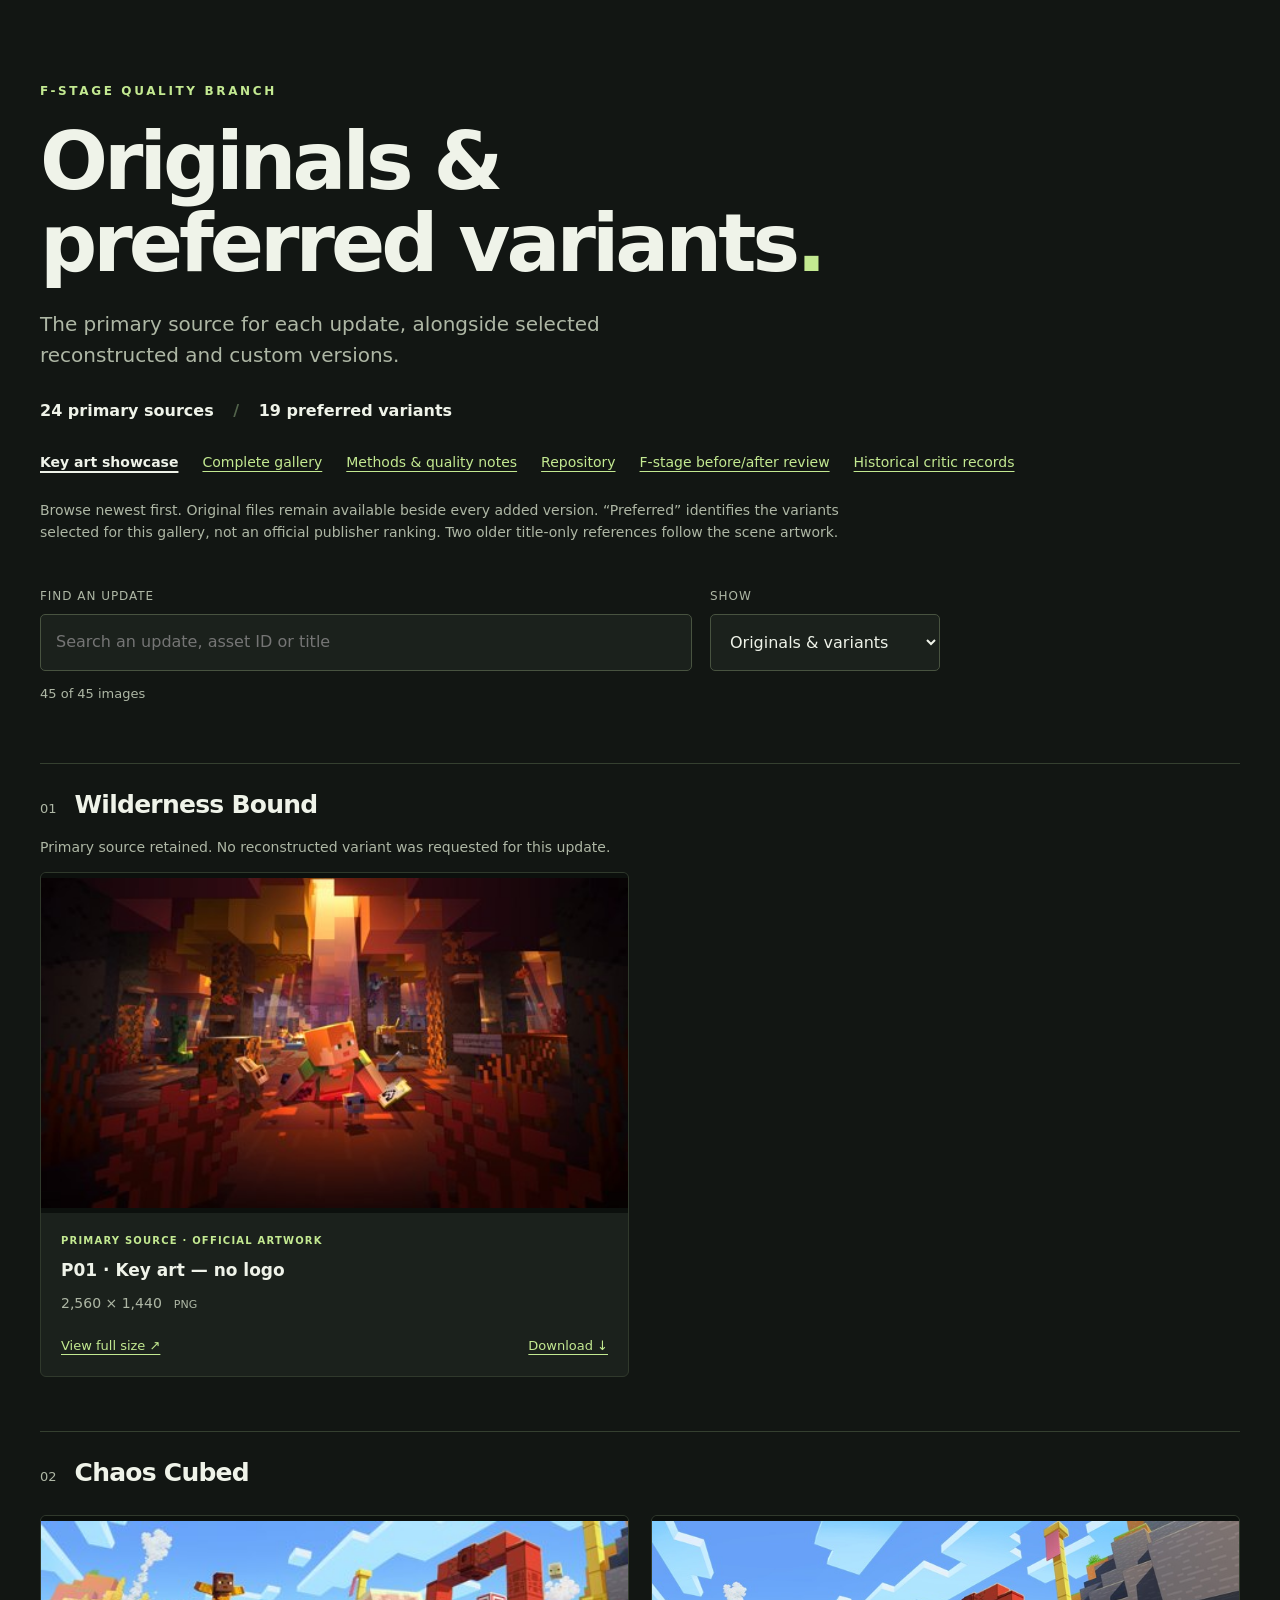
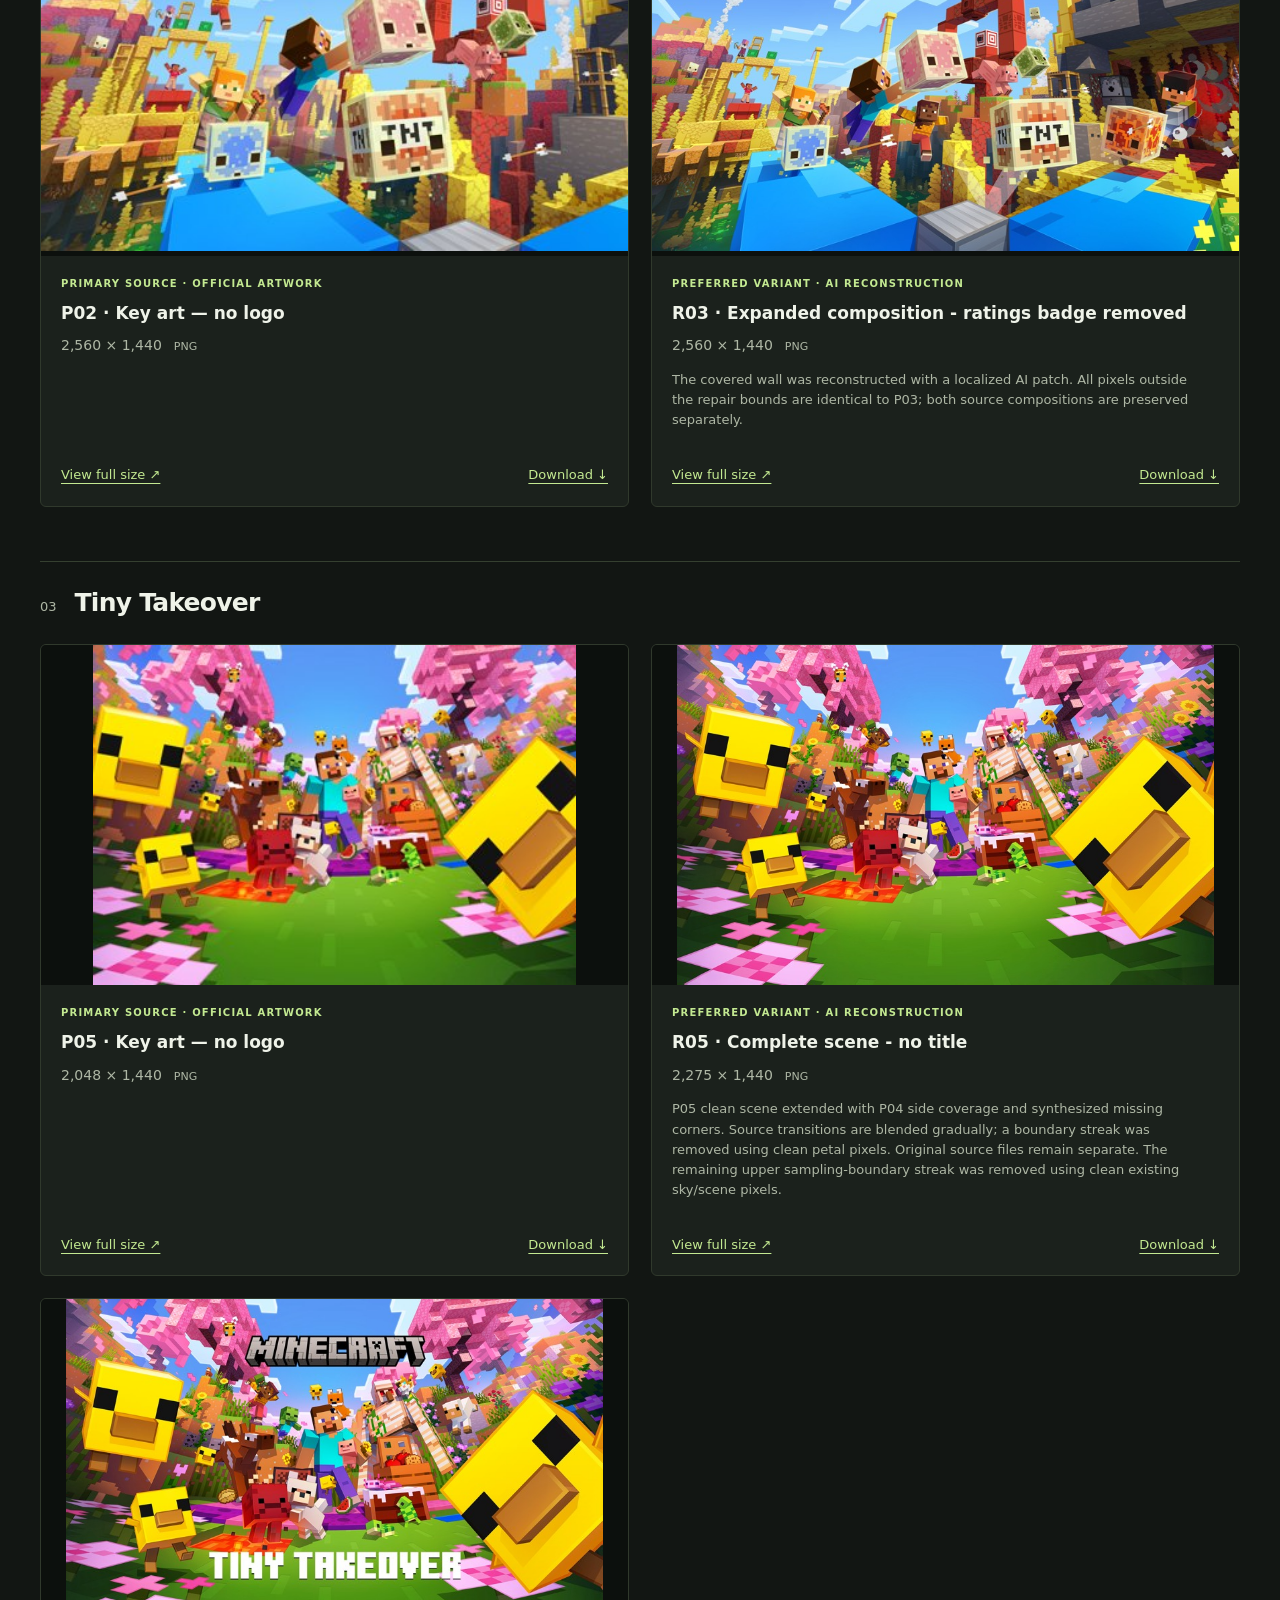
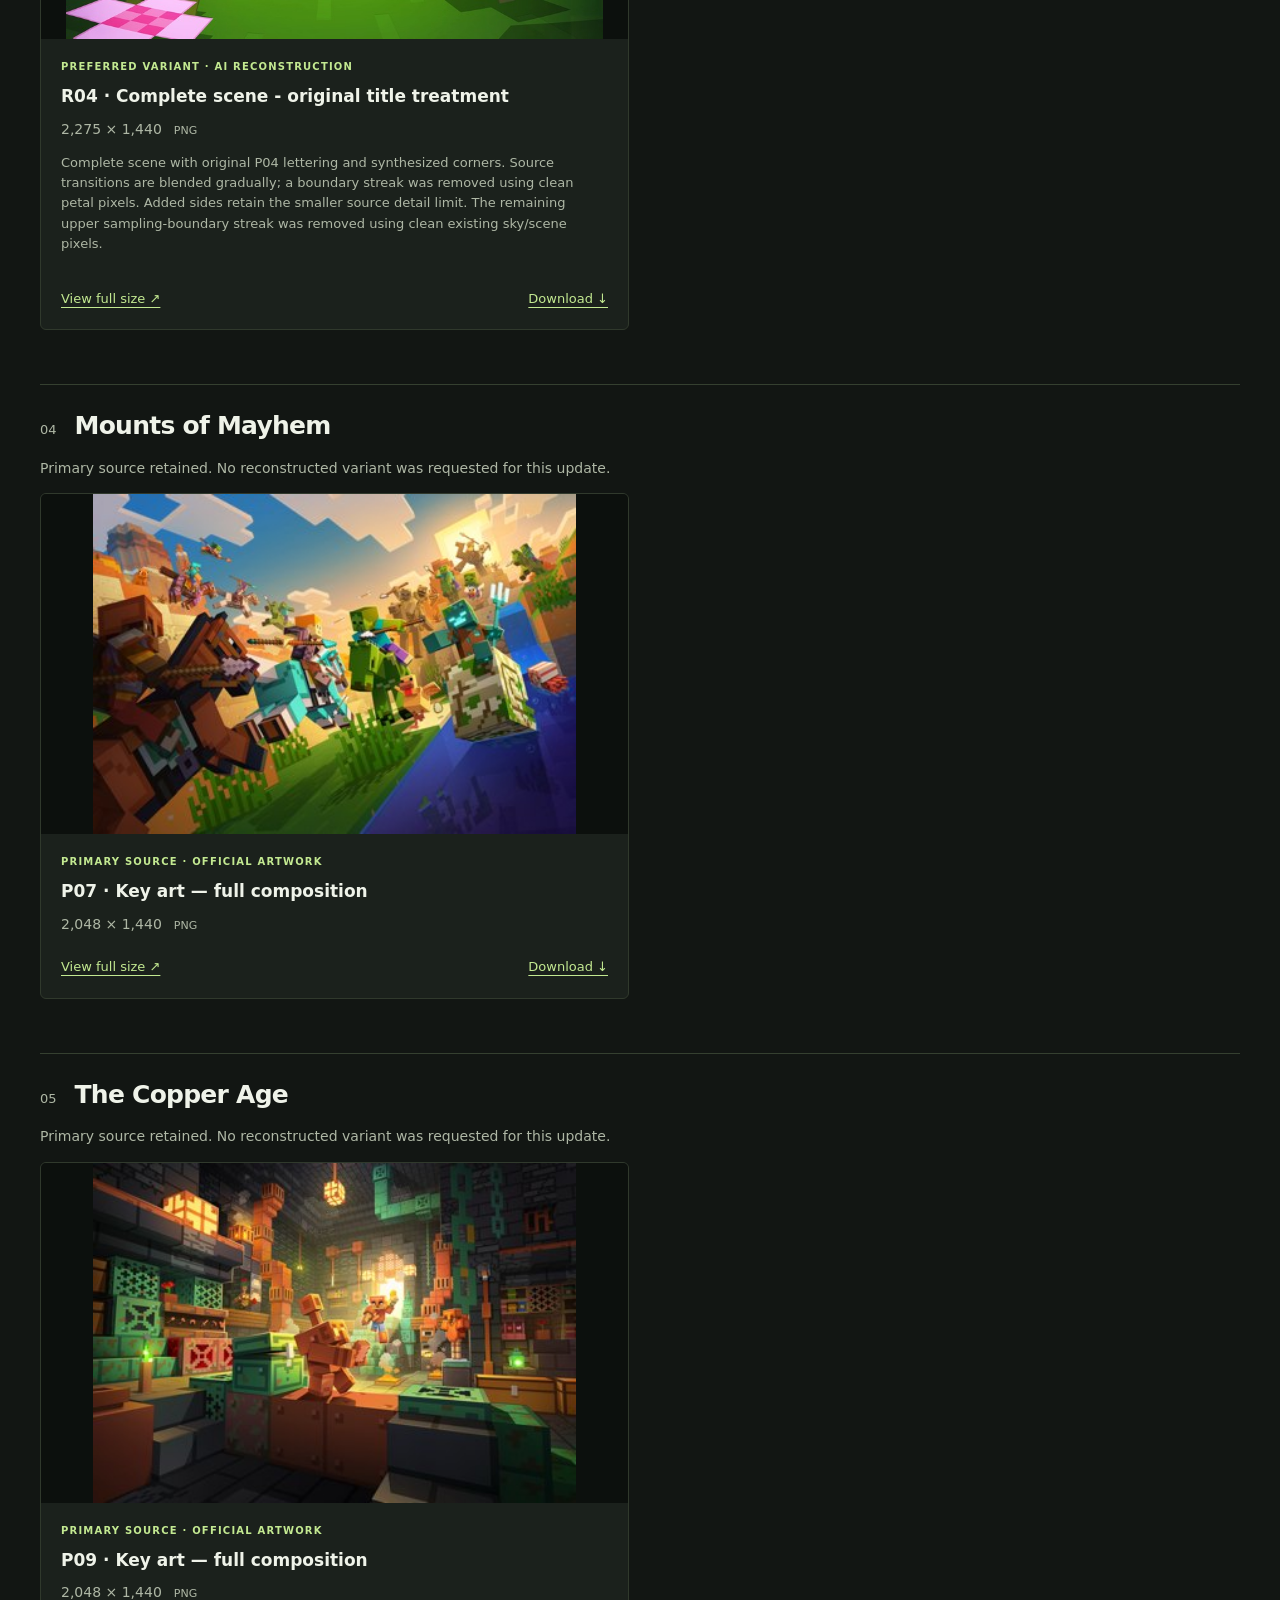
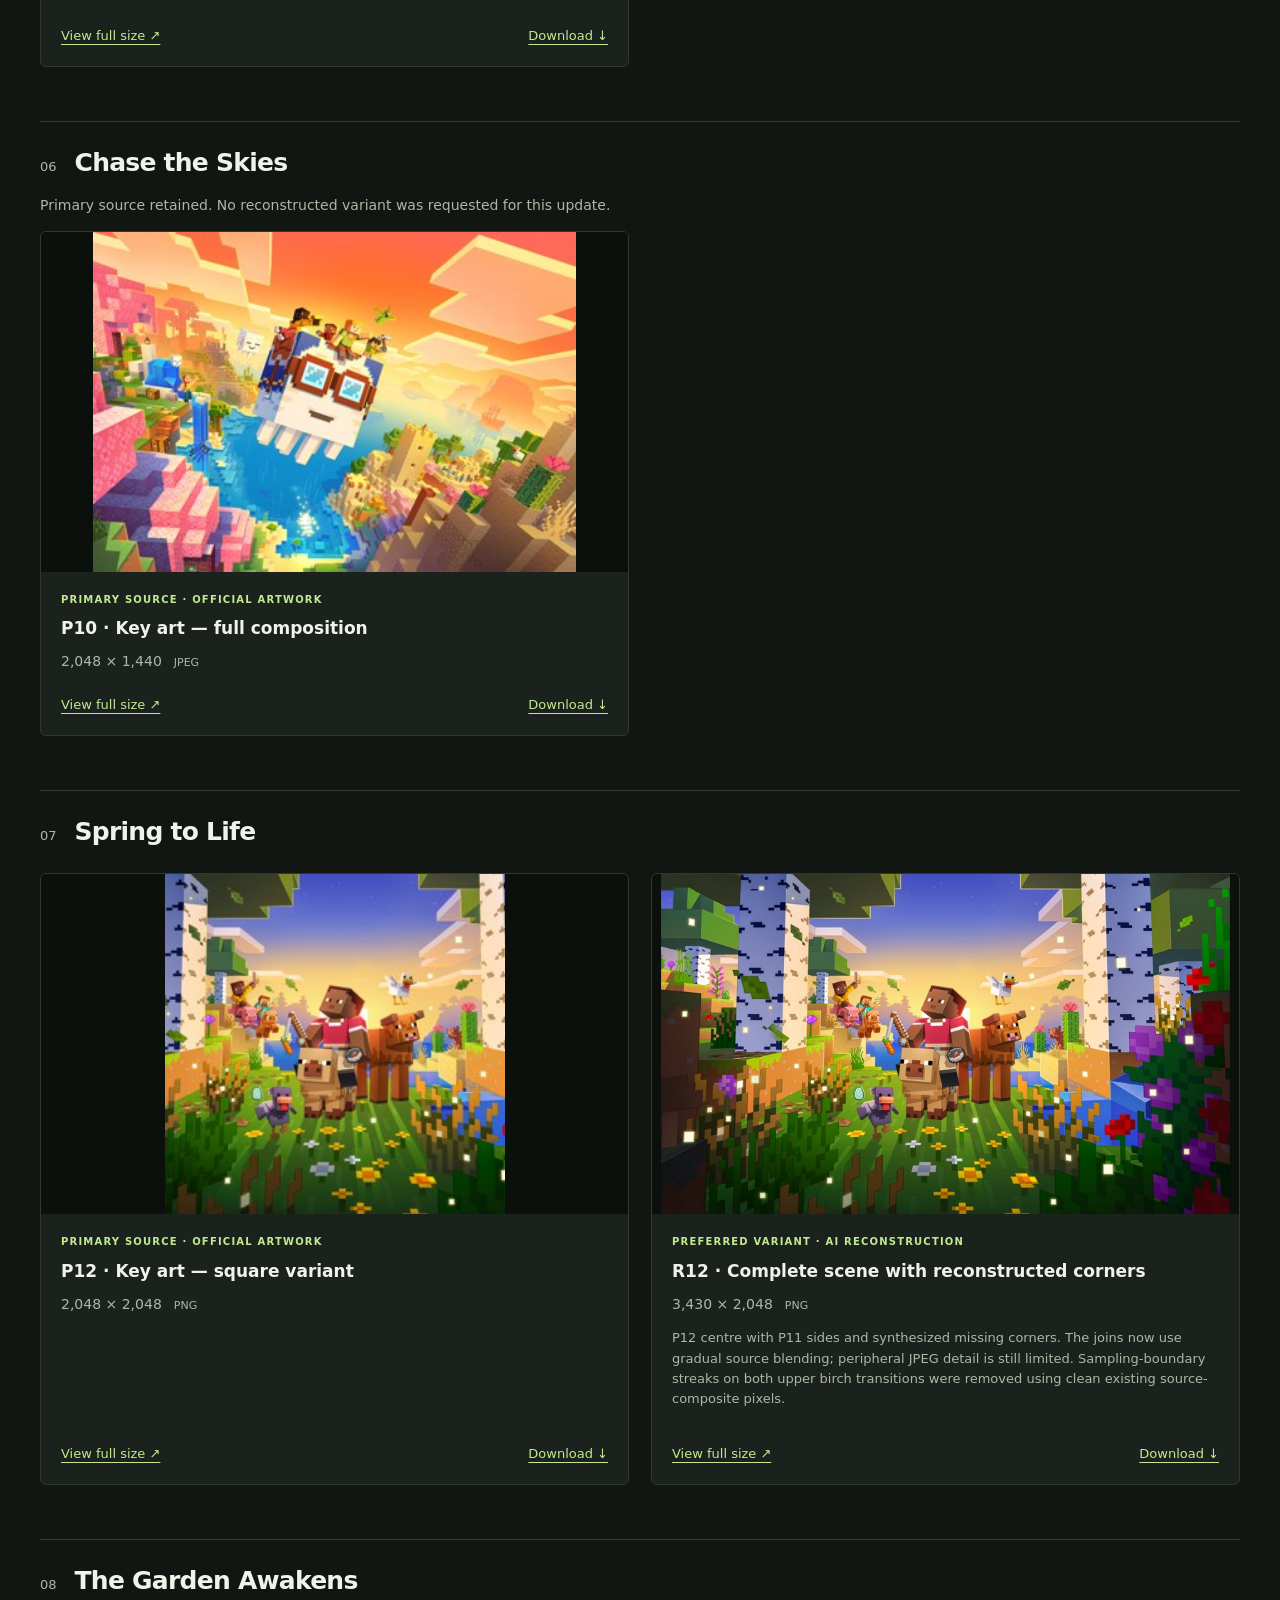
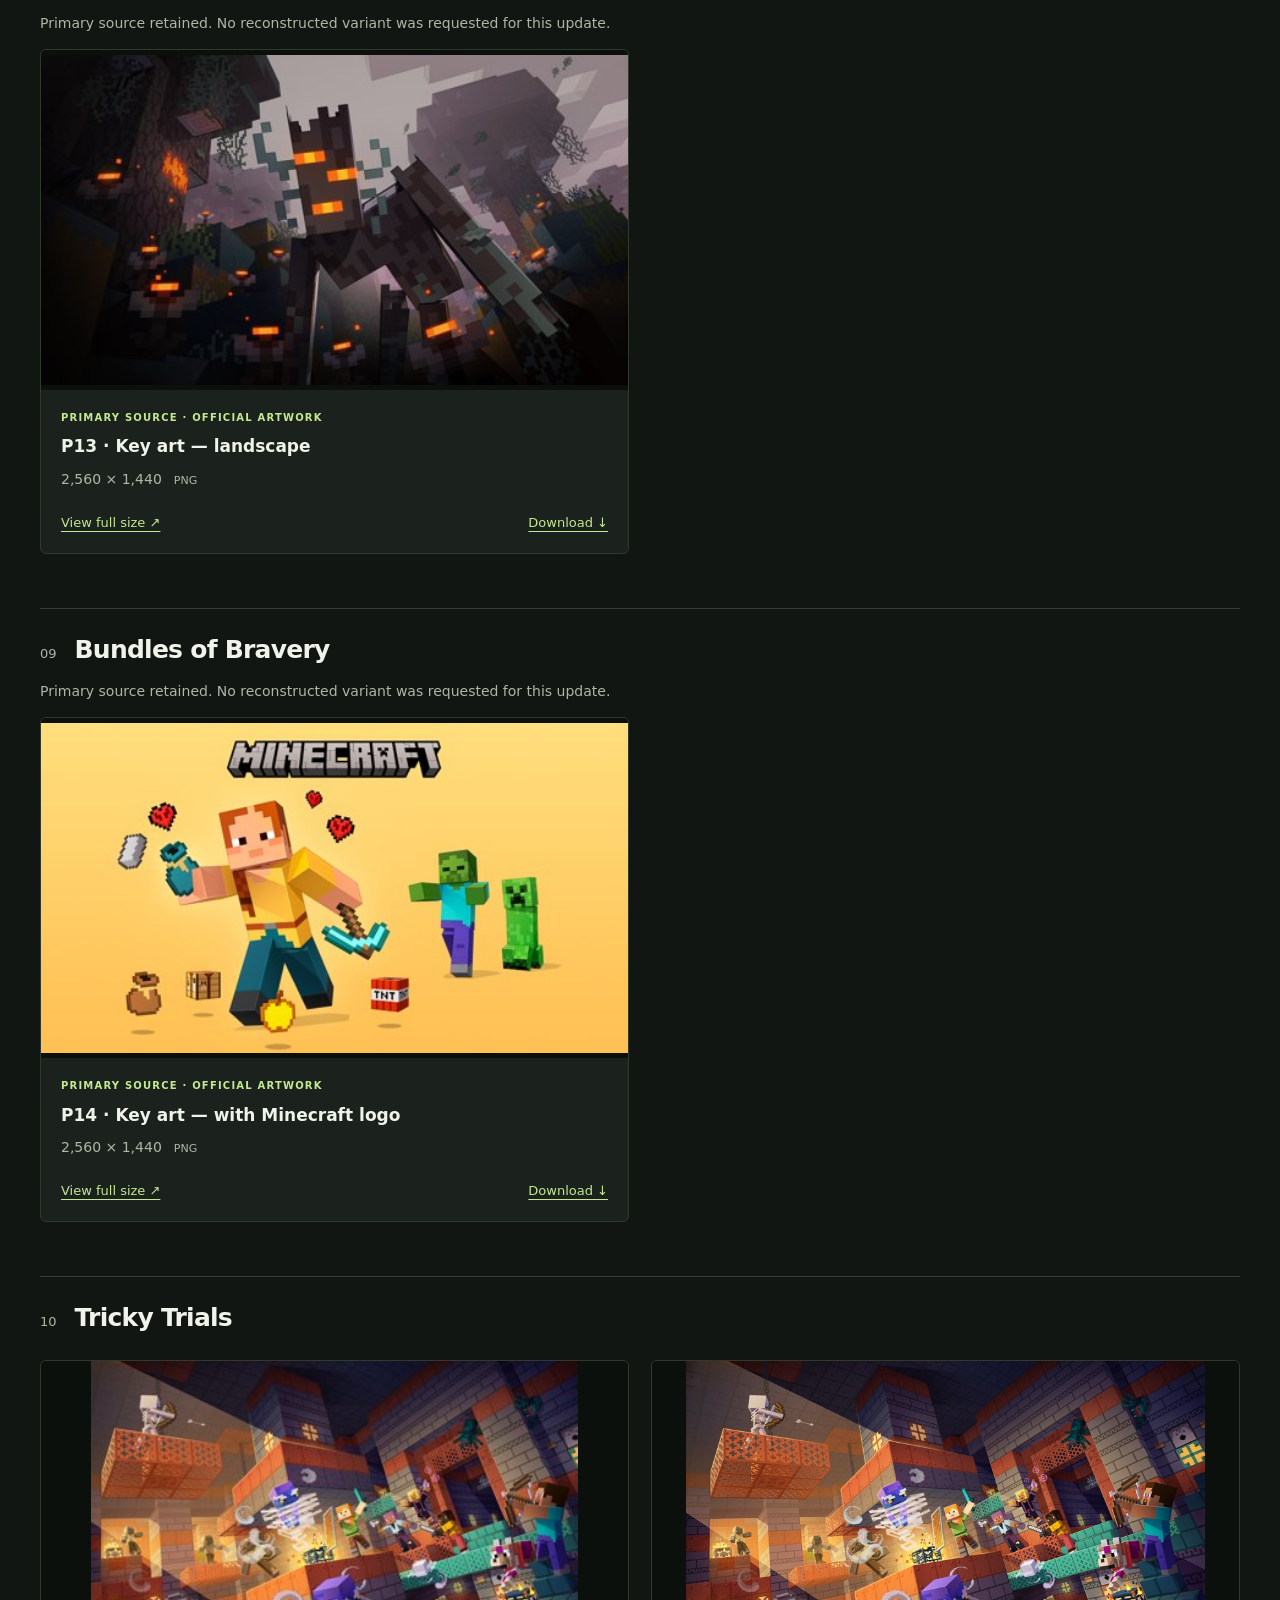
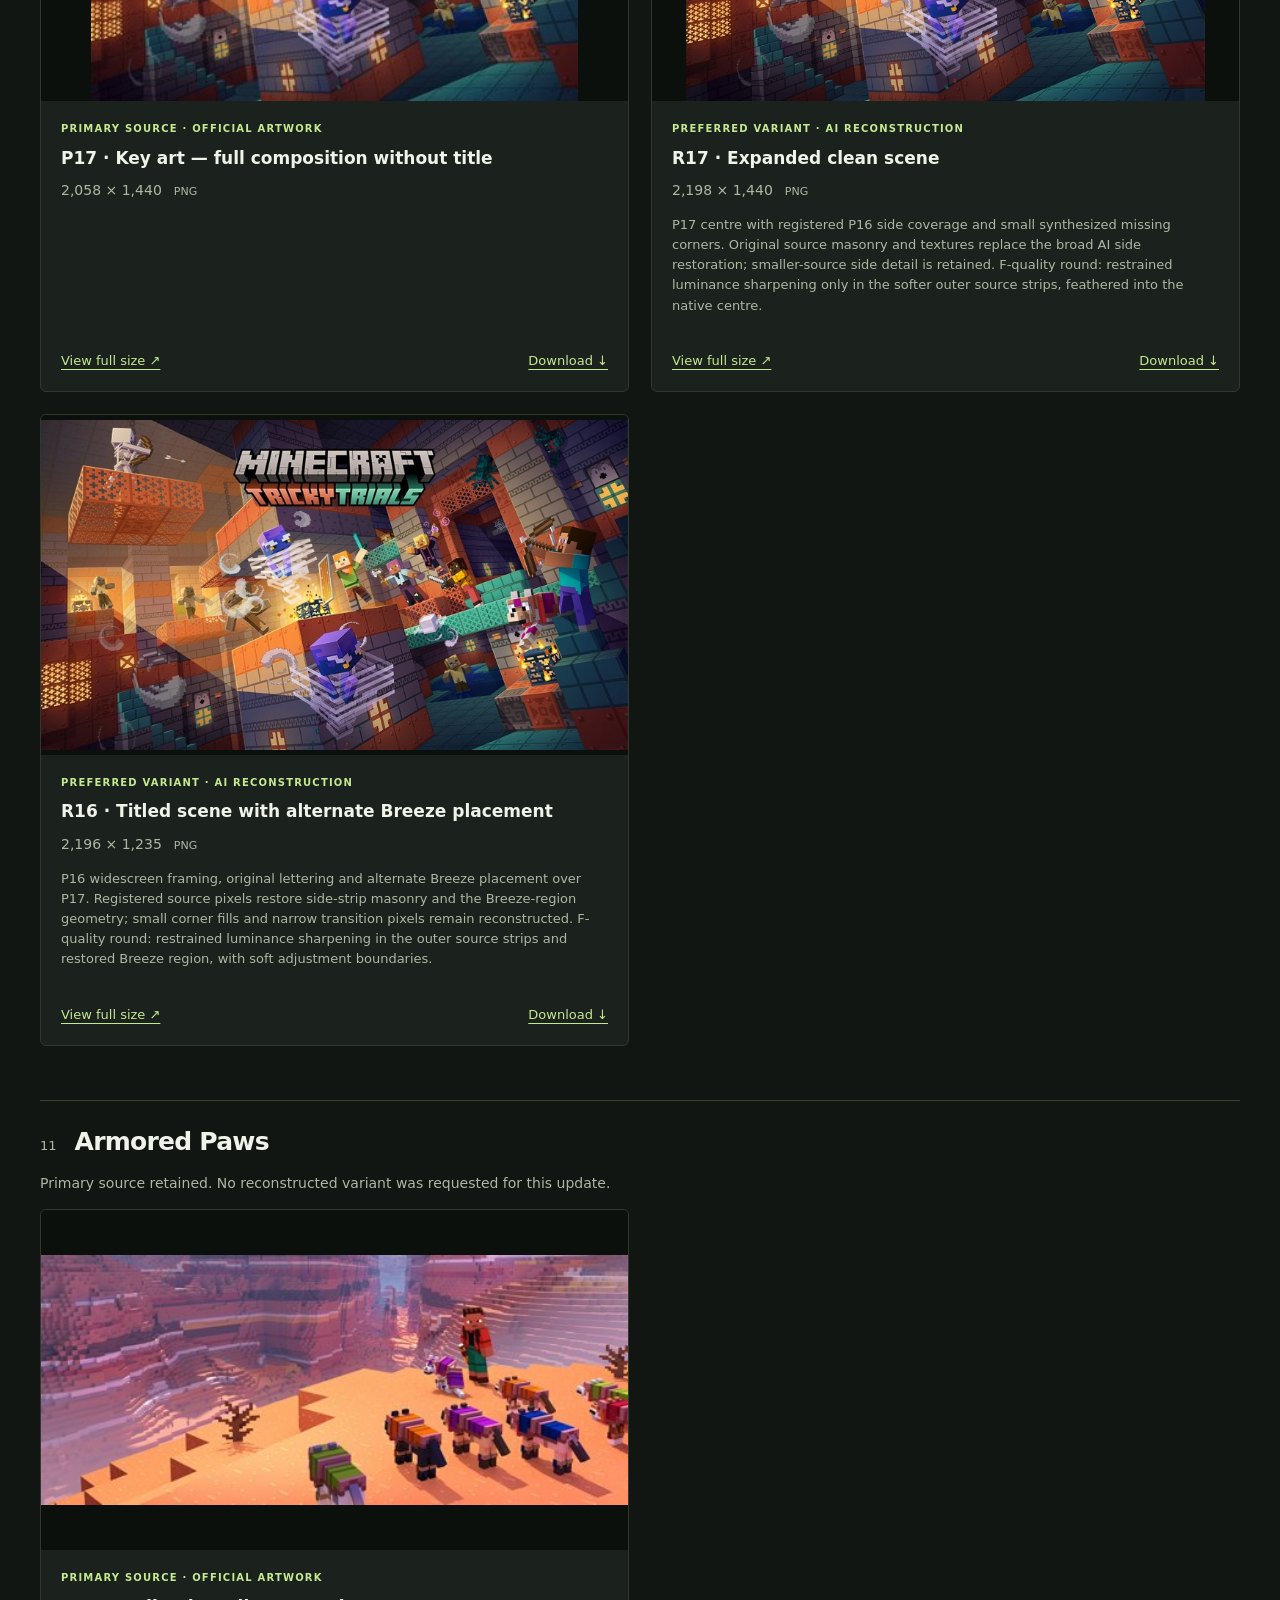
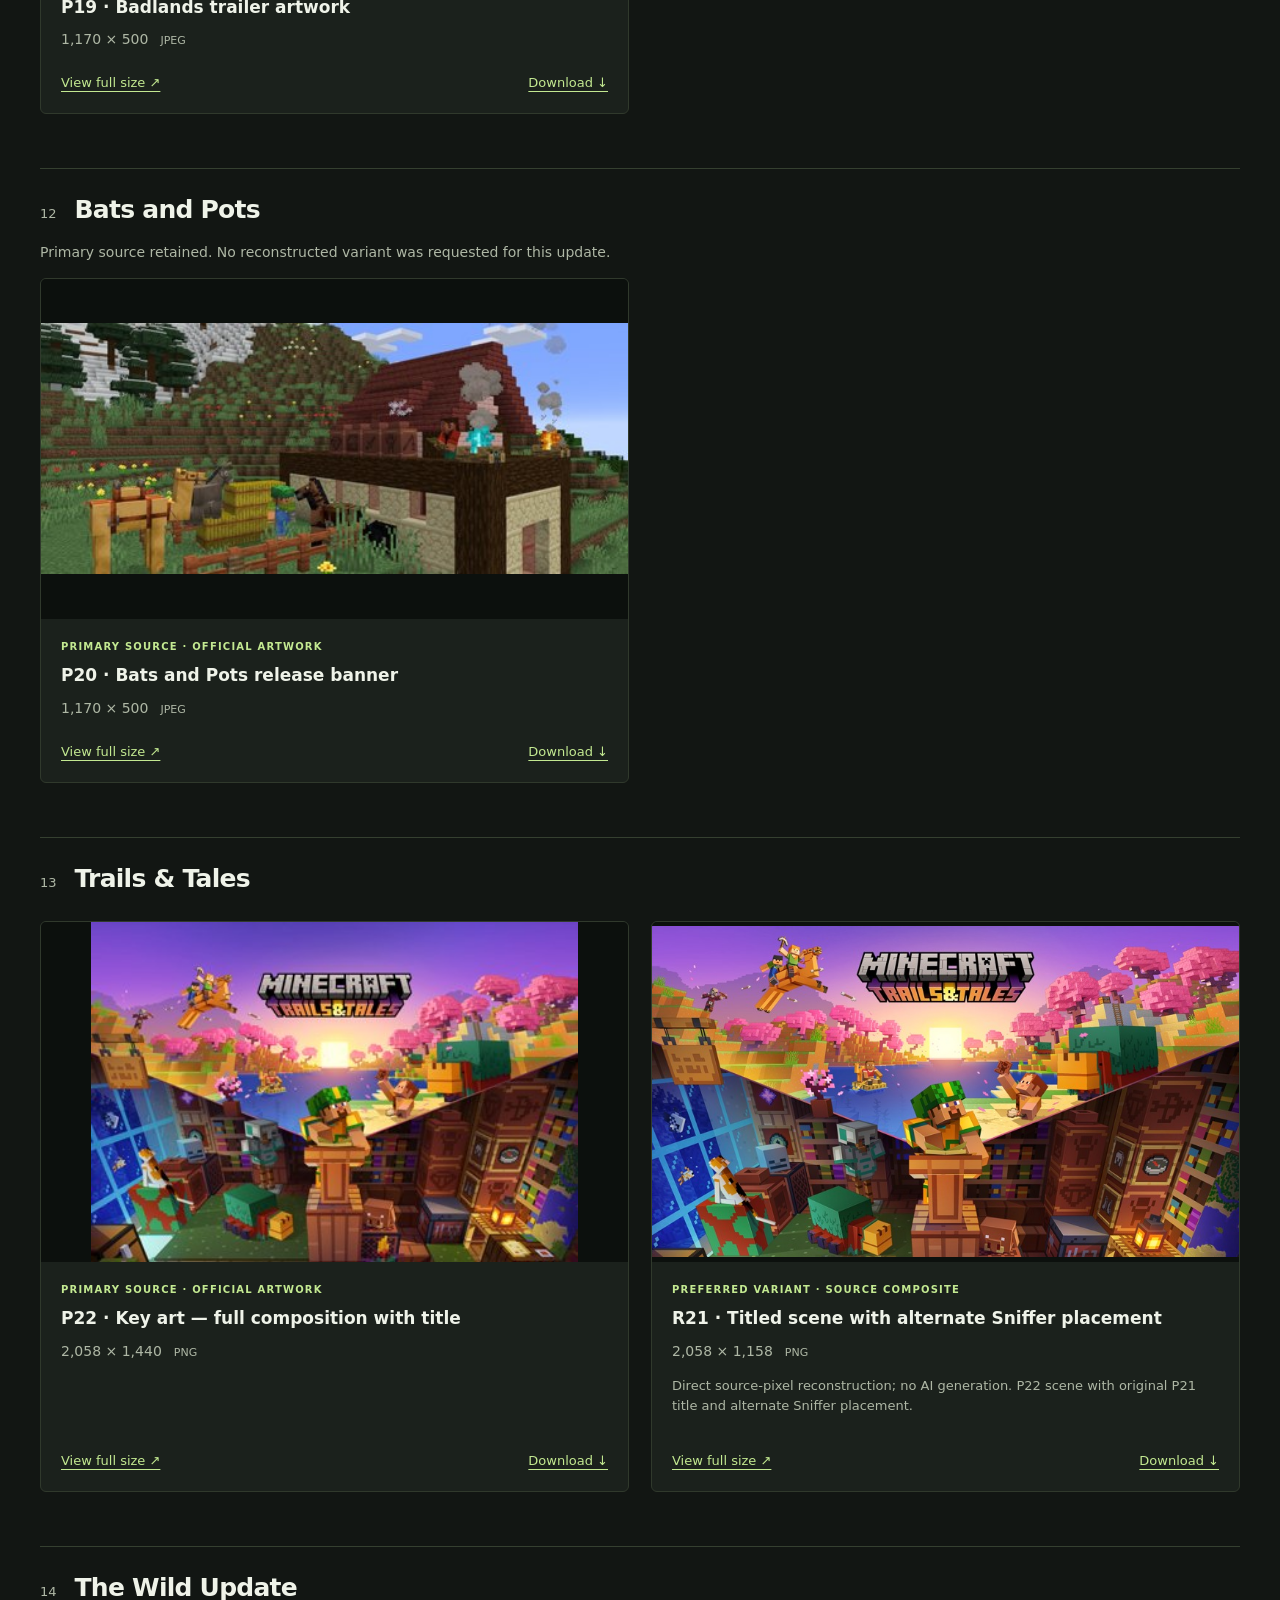
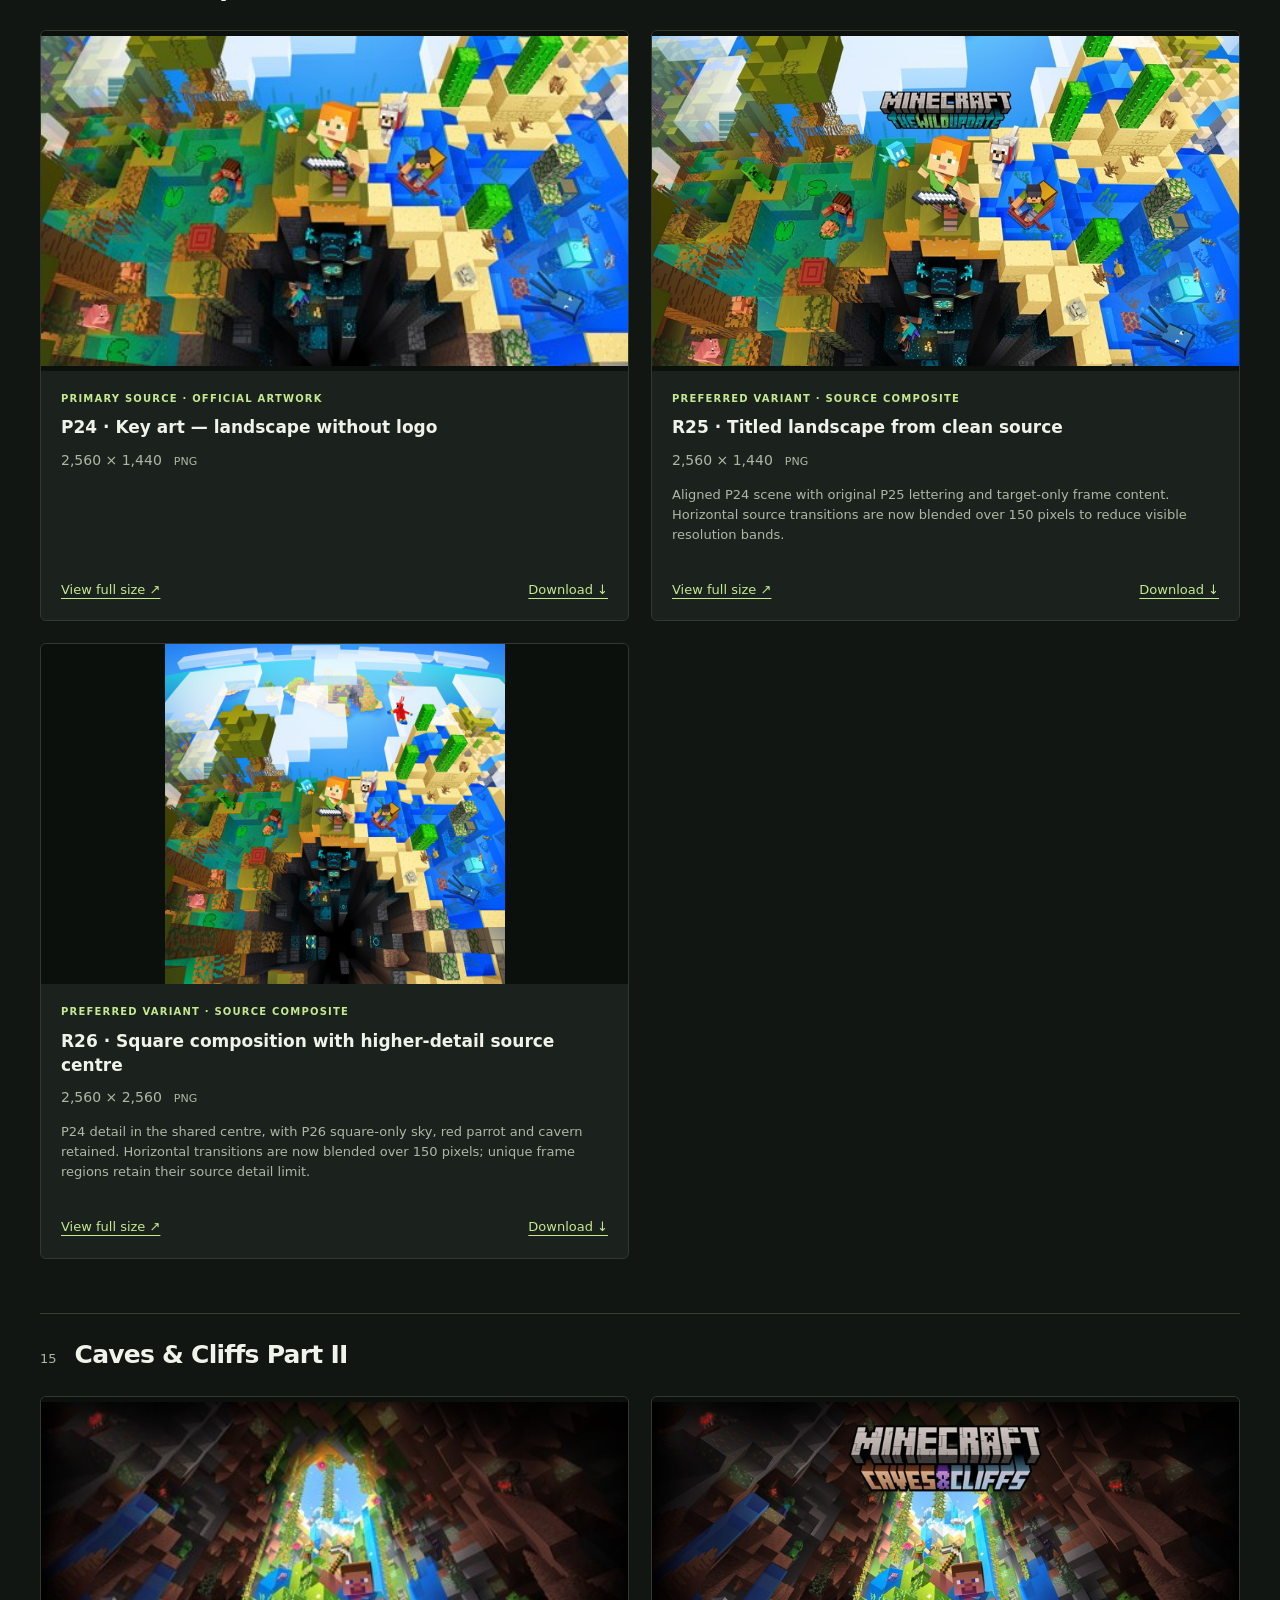
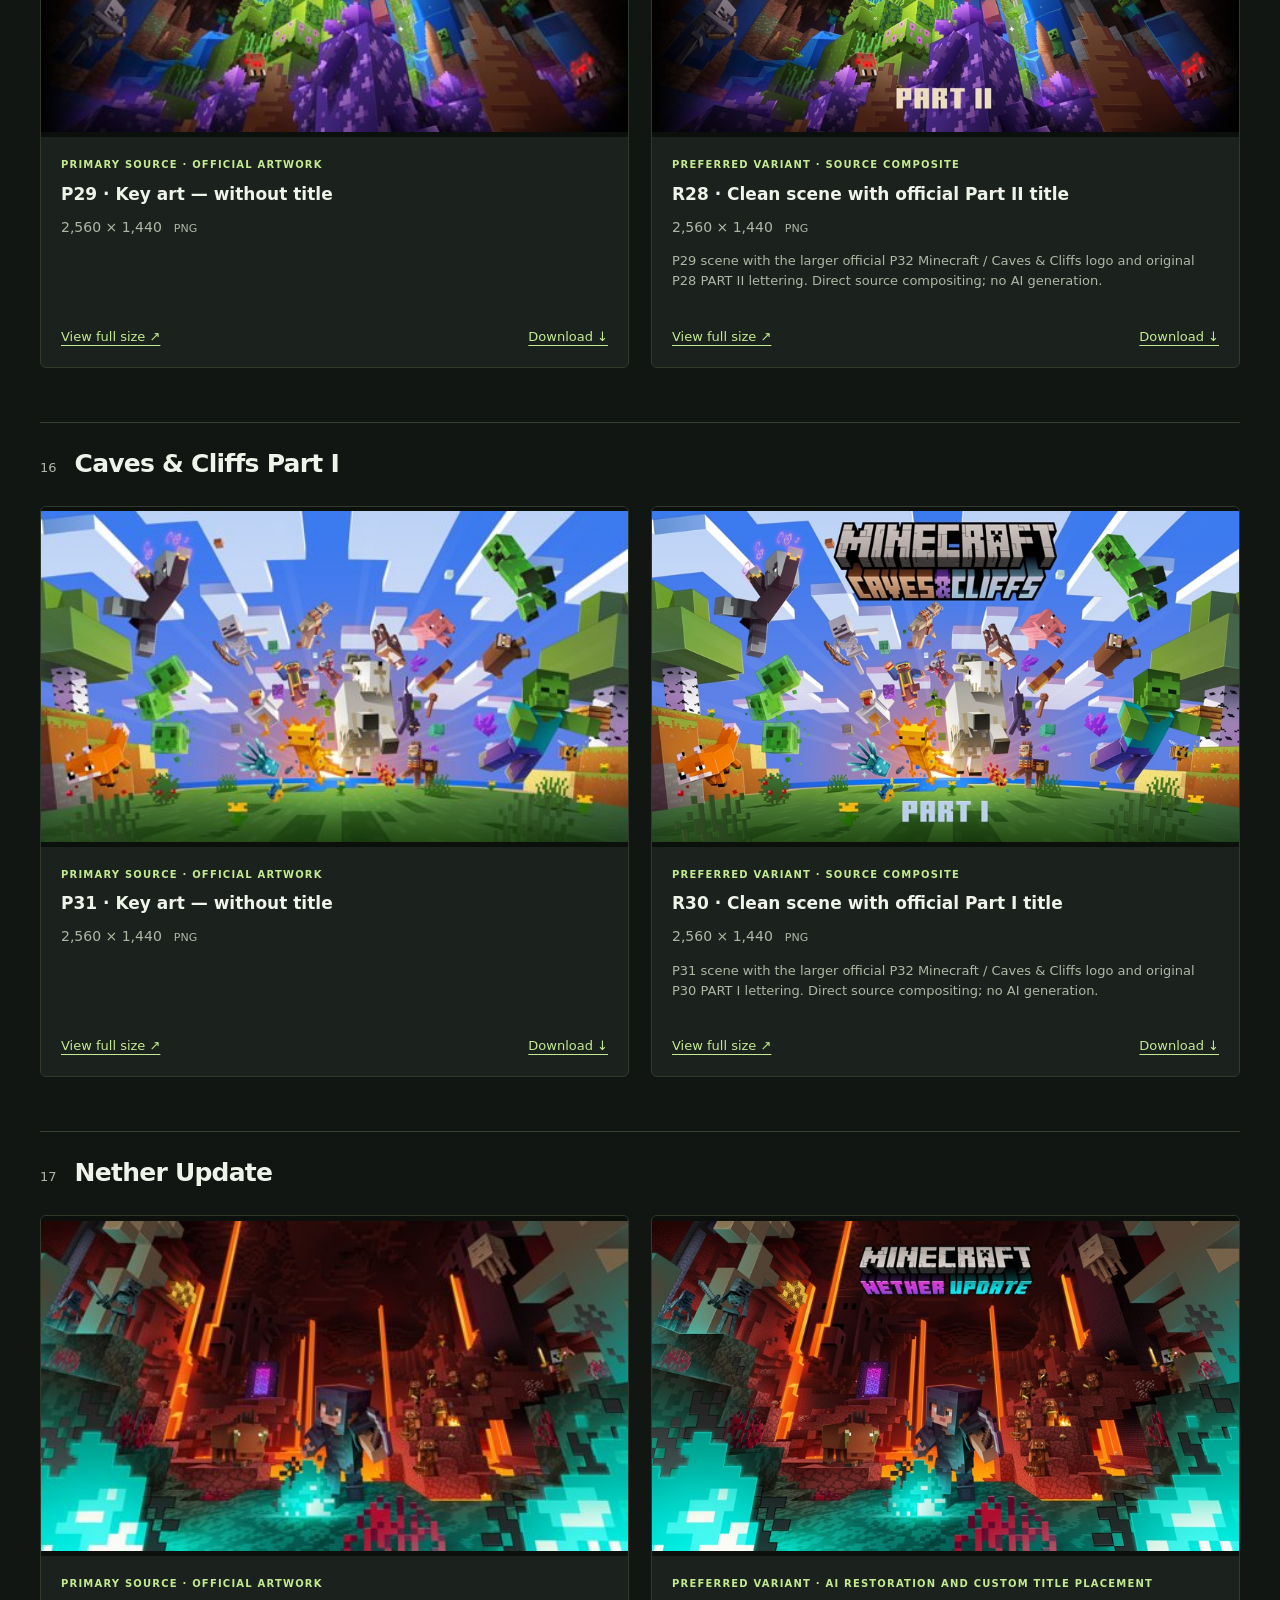
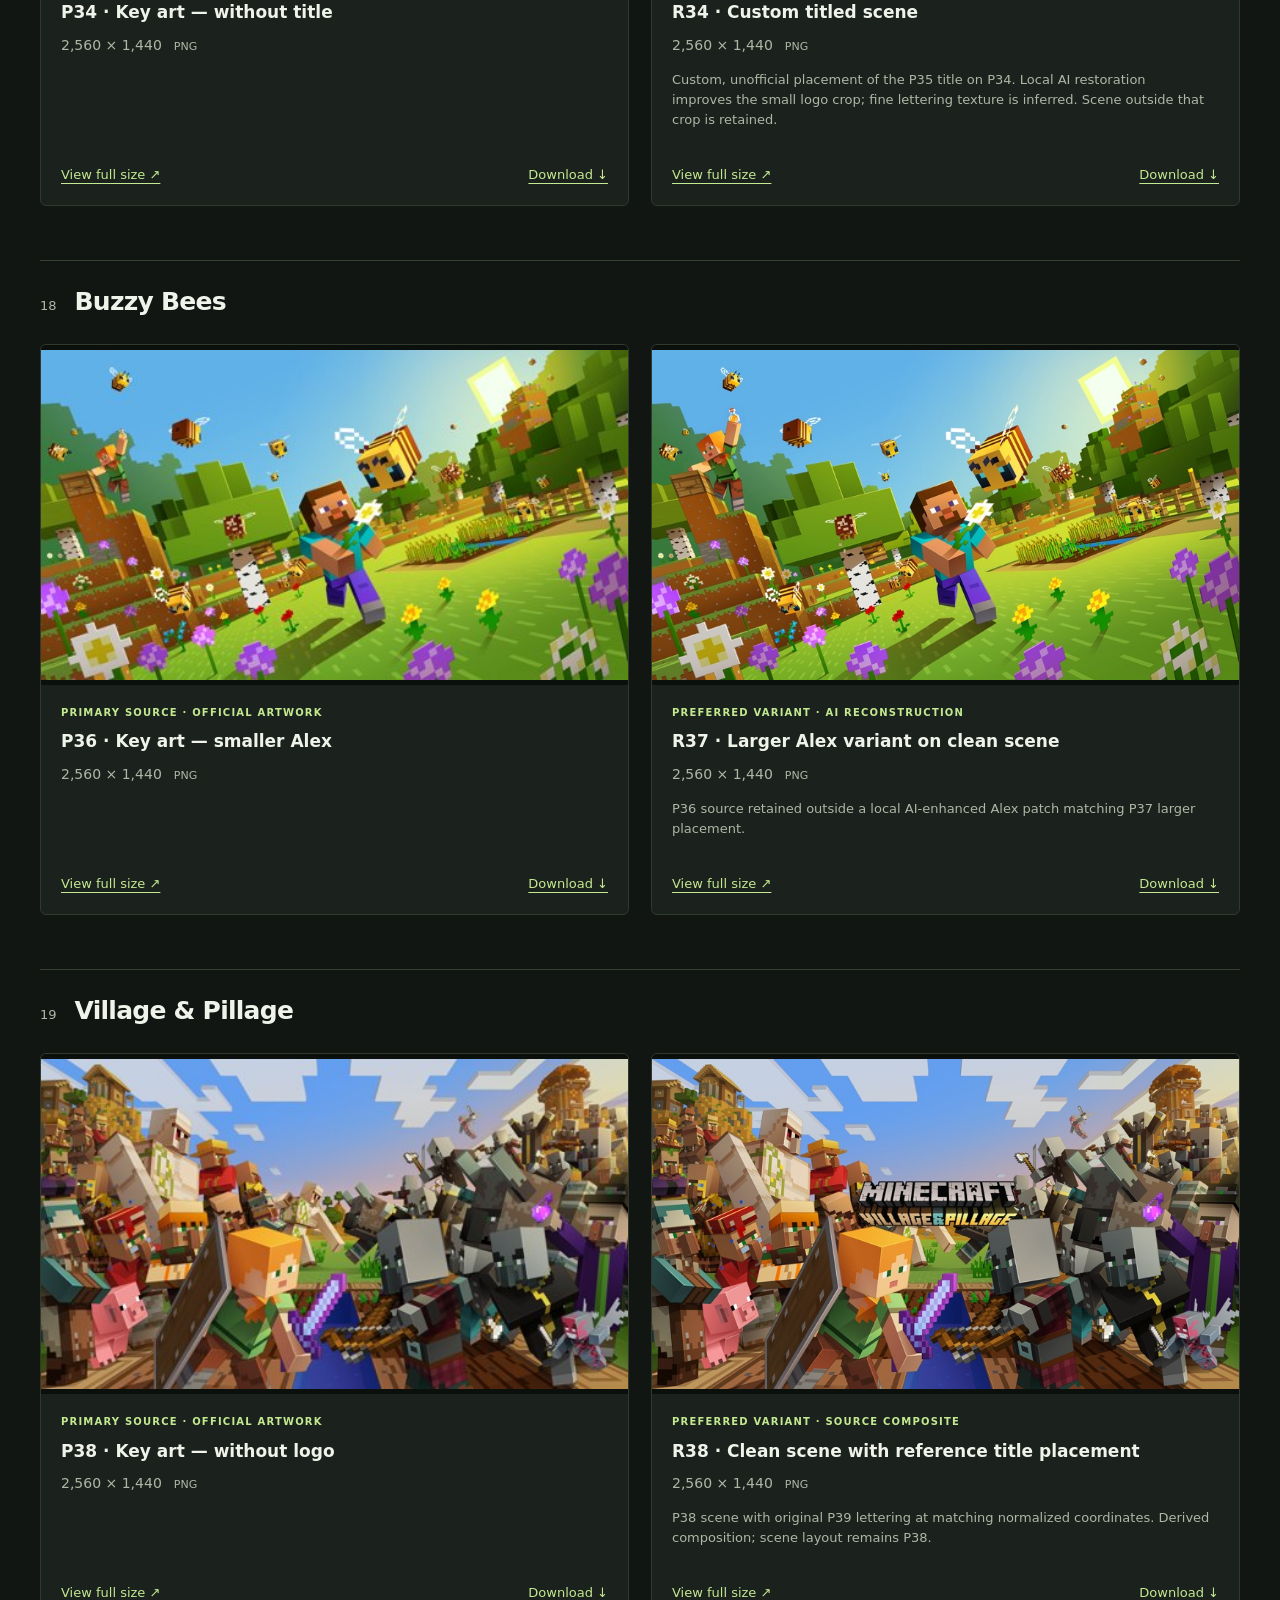
<file: f-quality/showcase.html>
<!doctype html><html lang="en"><head><meta charset="utf-8"><meta name="viewport" content="width=device-width,initial-scale=1"><meta name="description" content="Minecraft update key art: primary originals and selected reconstructed variants, newest first."><title>Key Art Showcase · Minecraft Update Artwork</title><link rel="stylesheet" href=".catalogue/style.css"><link rel="stylesheet" href=".catalogue/showcase.css"></head><body>
<header><p class="eyebrow">F-STAGE QUALITY BRANCH</p><h1>Originals &amp;<br>preferred variants<span>.</span></h1><p class="intro">The primary source for each update, alongside selected reconstructed and custom versions.</p>
<p class="stats">24 primary sources <span>/</span> 19 preferred variants</p>
<nav aria-label="Gallery navigation"><a href="showcase.html" aria-current="page">Key art showcase</a><a href="index.html">Complete gallery</a><a href="https://github.com/TQNL/minecraft-update-artwork/tree/f-quality-review/reconstruction/RESULTS.md">Methods &amp; quality notes</a><a href="https://github.com/TQNL/minecraft-update-artwork/tree/f-quality-review/">Repository</a><a href="review.html">F-stage before/after review</a><a href="https://github.com/TQNL/minecraft-update-artwork/tree/f-quality-review/reconstruction/quality-review/README.md">Historical critic records</a></nav>
<p class="selection-note">Browse newest first. Original files remain available beside every added version. “Preferred” identifies the variants selected for this gallery, not an official publisher ranking. Two older title-only references follow the scene artwork.</p>
<div class="filters"><label for="search">Find an update</label><input id="search" type="search" placeholder="Search an update, asset ID or title"><label for="type">Show</label><select id="type"><option value="">Originals &amp; variants</option><option>Primary source</option><option>Preferred variant</option><option>Title reference</option></select></div><p id="count" role="status" aria-live="polite"></p></header><main>
<section class="update"><h2><span>01</span>Wilderness Bound</h2>
<p class="family-note">Primary source retained. No reconstructed variant was requested for this update.</p>
<div class="grid">
<article class="card" data-search="wilderness bound p01 key art — no logo official artwork" data-type="Primary source"><a class="image" href="artwork/01-wilderness-bound/key-art-no-logo-2560x1440.png" aria-label="View full-size P01: Key art — no logo"><img loading="lazy" src=".catalogue/previews/01.jpg" alt="Wilderness Bound: Key art — no logo"></a><div class="info"><p class="tag">Primary source · Official artwork</p><h3>P01 · Key art — no logo</h3><p class="dimensions">2,560 × 1,440<span>PNG</span></p>
<div class="links"><a href="artwork/01-wilderness-bound/key-art-no-logo-2560x1440.png">View full size ↗</a><a href="artwork/01-wilderness-bound/key-art-no-logo-2560x1440.png" download>Download ↓</a></div></div></article>
</div></section>
<section class="update"><h2><span>02</span>Chaos Cubed</h2>
<div class="grid">
<article class="card" data-search="chaos cubed p02 key art — no logo official artwork" data-type="Primary source"><a class="image" href="artwork/02-chaos-cubed/key-art-no-logo-2560x1440.png" aria-label="View full-size P02: Key art — no logo"><img loading="lazy" src=".catalogue/previews/02.jpg" alt="Chaos Cubed: Key art — no logo"></a><div class="info"><p class="tag">Primary source · Official artwork</p><h3>P02 · Key art — no logo</h3><p class="dimensions">2,560 × 1,440<span>PNG</span></p>
<div class="links"><a href="artwork/02-chaos-cubed/key-art-no-logo-2560x1440.png">View full size ↗</a><a href="artwork/02-chaos-cubed/key-art-no-logo-2560x1440.png" download>Download ↓</a></div></div></article>
<article class="card" data-search="chaos cubed r03 expanded composition - ratings badge removed ai reconstruction" data-type="Preferred variant"><a class="image" href="artwork/02-chaos-cubed/expanded-composition-rating-removed-2560x1440.png" aria-label="View full-size R03: Expanded composition - ratings badge removed"><img loading="lazy" src=".catalogue/previews/R03.jpg" alt="Chaos Cubed: Expanded composition - ratings badge removed"></a><div class="info"><p class="tag">Preferred variant · AI reconstruction</p><h3>R03 · Expanded composition - ratings badge removed</h3><p class="dimensions">2,560 × 1,440<span>PNG</span></p>
<p class="note">The covered wall was reconstructed with a localized AI patch. All pixels outside the repair bounds are identical to P03; both source compositions are preserved separately.</p>
<div class="links"><a href="artwork/02-chaos-cubed/expanded-composition-rating-removed-2560x1440.png">View full size ↗</a><a href="artwork/02-chaos-cubed/expanded-composition-rating-removed-2560x1440.png" download>Download ↓</a></div></div></article>
</div></section>
<section class="update"><h2><span>03</span>Tiny Takeover</h2>
<div class="grid">
<article class="card" data-search="tiny takeover p05 key art — no logo official artwork" data-type="Primary source"><a class="image" href="artwork/03-tiny-takeover/key-art-no-logo-2048x1440.png" aria-label="View full-size P05: Key art — no logo"><img loading="lazy" src=".catalogue/previews/05.jpg" alt="Tiny Takeover: Key art — no logo"></a><div class="info"><p class="tag">Primary source · Official artwork</p><h3>P05 · Key art — no logo</h3><p class="dimensions">2,048 × 1,440<span>PNG</span></p>
<div class="links"><a href="artwork/03-tiny-takeover/key-art-no-logo-2048x1440.png">View full size ↗</a><a href="artwork/03-tiny-takeover/key-art-no-logo-2048x1440.png" download>Download ↓</a></div></div></article>
<article class="card" data-search="tiny takeover r05 complete scene - no title ai reconstruction" data-type="Preferred variant"><a class="image" href="artwork/03-tiny-takeover/complete-scene-no-title-2275x1440.png" aria-label="View full-size R05: Complete scene - no title"><img loading="lazy" src=".catalogue/previews/R05.jpg" alt="Tiny Takeover: Complete scene - no title"></a><div class="info"><p class="tag">Preferred variant · AI reconstruction</p><h3>R05 · Complete scene - no title</h3><p class="dimensions">2,275 × 1,440<span>PNG</span></p>
<p class="note">P05 clean scene extended with P04 side coverage and synthesized missing corners. Source transitions are blended gradually; a boundary streak was removed using clean petal pixels. Original source files remain separate. The remaining upper sampling-boundary streak was removed using clean existing sky/scene pixels.</p>
<div class="links"><a href="artwork/03-tiny-takeover/complete-scene-no-title-2275x1440.png">View full size ↗</a><a href="artwork/03-tiny-takeover/complete-scene-no-title-2275x1440.png" download>Download ↓</a></div></div></article>
<article class="card" data-search="tiny takeover r04 complete scene - original title treatment ai reconstruction" data-type="Preferred variant"><a class="image" href="artwork/03-tiny-takeover/complete-scene-with-title-2275x1440.png" aria-label="View full-size R04: Complete scene - original title treatment"><img loading="lazy" src=".catalogue/previews/R04.jpg" alt="Tiny Takeover: Complete scene - original title treatment"></a><div class="info"><p class="tag">Preferred variant · AI reconstruction</p><h3>R04 · Complete scene - original title treatment</h3><p class="dimensions">2,275 × 1,440<span>PNG</span></p>
<p class="note">Complete scene with original P04 lettering and synthesized corners. Source transitions are blended gradually; a boundary streak was removed using clean petal pixels. Added sides retain the smaller source detail limit. The remaining upper sampling-boundary streak was removed using clean existing sky/scene pixels.</p>
<div class="links"><a href="artwork/03-tiny-takeover/complete-scene-with-title-2275x1440.png">View full size ↗</a><a href="artwork/03-tiny-takeover/complete-scene-with-title-2275x1440.png" download>Download ↓</a></div></div></article>
</div></section>
<section class="update"><h2><span>04</span>Mounts of Mayhem</h2>
<p class="family-note">Primary source retained. No reconstructed variant was requested for this update.</p>
<div class="grid">
<article class="card" data-search="mounts of mayhem p07 key art — full composition official artwork" data-type="Primary source"><a class="image" href="artwork/04-mounts-of-mayhem/key-art-full-composition-2048x1440.png" aria-label="View full-size P07: Key art — full composition"><img loading="lazy" src=".catalogue/previews/07.jpg" alt="Mounts of Mayhem: Key art — full composition"></a><div class="info"><p class="tag">Primary source · Official artwork</p><h3>P07 · Key art — full composition</h3><p class="dimensions">2,048 × 1,440<span>PNG</span></p>
<div class="links"><a href="artwork/04-mounts-of-mayhem/key-art-full-composition-2048x1440.png">View full size ↗</a><a href="artwork/04-mounts-of-mayhem/key-art-full-composition-2048x1440.png" download>Download ↓</a></div></div></article>
</div></section>
<section class="update"><h2><span>05</span>The Copper Age</h2>
<p class="family-note">Primary source retained. No reconstructed variant was requested for this update.</p>
<div class="grid">
<article class="card" data-search="the copper age p09 key art — full composition official artwork" data-type="Primary source"><a class="image" href="artwork/05-the-copper-age/key-art-full-composition-2048x1440.png" aria-label="View full-size P09: Key art — full composition"><img loading="lazy" src=".catalogue/previews/09.jpg" alt="The Copper Age: Key art — full composition"></a><div class="info"><p class="tag">Primary source · Official artwork</p><h3>P09 · Key art — full composition</h3><p class="dimensions">2,048 × 1,440<span>PNG</span></p>
<div class="links"><a href="artwork/05-the-copper-age/key-art-full-composition-2048x1440.png">View full size ↗</a><a href="artwork/05-the-copper-age/key-art-full-composition-2048x1440.png" download>Download ↓</a></div></div></article>
</div></section>
<section class="update"><h2><span>06</span>Chase the Skies</h2>
<p class="family-note">Primary source retained. No reconstructed variant was requested for this update.</p>
<div class="grid">
<article class="card" data-search="chase the skies p10 key art — full composition official artwork" data-type="Primary source"><a class="image" href="artwork/06-chase-the-skies/key-art-full-composition-2048x1440.jpg" aria-label="View full-size P10: Key art — full composition"><img loading="lazy" src=".catalogue/previews/10.jpg" alt="Chase the Skies: Key art — full composition"></a><div class="info"><p class="tag">Primary source · Official artwork</p><h3>P10 · Key art — full composition</h3><p class="dimensions">2,048 × 1,440<span>JPEG</span></p>
<div class="links"><a href="artwork/06-chase-the-skies/key-art-full-composition-2048x1440.jpg">View full size ↗</a><a href="artwork/06-chase-the-skies/key-art-full-composition-2048x1440.jpg" download>Download ↓</a></div></div></article>
</div></section>
<section class="update"><h2><span>07</span>Spring to Life</h2>
<div class="grid">
<article class="card" data-search="spring to life p12 key art — square variant official artwork" data-type="Primary source"><a class="image" href="artwork/07-spring-to-life/key-art-square-variant-2048x2048.png" aria-label="View full-size P12: Key art — square variant"><img loading="lazy" src=".catalogue/previews/12.jpg" alt="Spring to Life: Key art — square variant"></a><div class="info"><p class="tag">Primary source · Official artwork</p><h3>P12 · Key art — square variant</h3><p class="dimensions">2,048 × 2,048<span>PNG</span></p>
<div class="links"><a href="artwork/07-spring-to-life/key-art-square-variant-2048x2048.png">View full size ↗</a><a href="artwork/07-spring-to-life/key-art-square-variant-2048x2048.png" download>Download ↓</a></div></div></article>
<article class="card" data-search="spring to life r12 complete scene with reconstructed corners ai reconstruction" data-type="Preferred variant"><a class="image" href="artwork/07-spring-to-life/complete-scene-3430x2048.png" aria-label="View full-size R12: Complete scene with reconstructed corners"><img loading="lazy" src=".catalogue/previews/R12.jpg" alt="Spring to Life: Complete scene with reconstructed corners"></a><div class="info"><p class="tag">Preferred variant · AI reconstruction</p><h3>R12 · Complete scene with reconstructed corners</h3><p class="dimensions">3,430 × 2,048<span>PNG</span></p>
<p class="note">P12 centre with P11 sides and synthesized missing corners. The joins now use gradual source blending; peripheral JPEG detail is still limited. Sampling-boundary streaks on both upper birch transitions were removed using clean existing source-composite pixels.</p>
<div class="links"><a href="artwork/07-spring-to-life/complete-scene-3430x2048.png">View full size ↗</a><a href="artwork/07-spring-to-life/complete-scene-3430x2048.png" download>Download ↓</a></div></div></article>
</div></section>
<section class="update"><h2><span>08</span>The Garden Awakens</h2>
<p class="family-note">Primary source retained. No reconstructed variant was requested for this update.</p>
<div class="grid">
<article class="card" data-search="the garden awakens p13 key art — landscape official artwork" data-type="Primary source"><a class="image" href="artwork/08-the-garden-awakens/key-art-landscape-2560x1440.png" aria-label="View full-size P13: Key art — landscape"><img loading="lazy" src=".catalogue/previews/13.jpg" alt="The Garden Awakens: Key art — landscape"></a><div class="info"><p class="tag">Primary source · Official artwork</p><h3>P13 · Key art — landscape</h3><p class="dimensions">2,560 × 1,440<span>PNG</span></p>
<div class="links"><a href="artwork/08-the-garden-awakens/key-art-landscape-2560x1440.png">View full size ↗</a><a href="artwork/08-the-garden-awakens/key-art-landscape-2560x1440.png" download>Download ↓</a></div></div></article>
</div></section>
<section class="update"><h2><span>09</span>Bundles of Bravery</h2>
<p class="family-note">Primary source retained. No reconstructed variant was requested for this update.</p>
<div class="grid">
<article class="card" data-search="bundles of bravery p14 key art — with minecraft logo official artwork" data-type="Primary source"><a class="image" href="artwork/09-bundles-of-bravery/key-art-with-minecraft-logo-2560x1440.png" aria-label="View full-size P14: Key art — with Minecraft logo"><img loading="lazy" src=".catalogue/previews/14.jpg" alt="Bundles of Bravery: Key art — with Minecraft logo"></a><div class="info"><p class="tag">Primary source · Official artwork</p><h3>P14 · Key art — with Minecraft logo</h3><p class="dimensions">2,560 × 1,440<span>PNG</span></p>
<div class="links"><a href="artwork/09-bundles-of-bravery/key-art-with-minecraft-logo-2560x1440.png">View full size ↗</a><a href="artwork/09-bundles-of-bravery/key-art-with-minecraft-logo-2560x1440.png" download>Download ↓</a></div></div></article>
</div></section>
<section class="update"><h2><span>10</span>Tricky Trials</h2>
<div class="grid">
<article class="card" data-search="tricky trials p17 key art — full composition without title official artwork" data-type="Primary source"><a class="image" href="artwork/10-tricky-trials/key-art-full-composition-without-title-2058x1440.png" aria-label="View full-size P17: Key art — full composition without title"><img loading="lazy" src=".catalogue/previews/17.jpg" alt="Tricky Trials: Key art — full composition without title"></a><div class="info"><p class="tag">Primary source · Official artwork</p><h3>P17 · Key art — full composition without title</h3><p class="dimensions">2,058 × 1,440<span>PNG</span></p>
<div class="links"><a href="artwork/10-tricky-trials/key-art-full-composition-without-title-2058x1440.png">View full size ↗</a><a href="artwork/10-tricky-trials/key-art-full-composition-without-title-2058x1440.png" download>Download ↓</a></div></div></article>
<article class="card" data-search="tricky trials r17 expanded clean scene ai reconstruction" data-type="Preferred variant"><a class="image" href="artwork/10-tricky-trials/expanded-clean-scene-2198x1440.png" aria-label="View full-size R17: Expanded clean scene"><img loading="lazy" src=".catalogue/previews/R17.jpg" alt="Tricky Trials: Expanded clean scene"></a><div class="info"><p class="tag">Preferred variant · AI reconstruction</p><h3>R17 · Expanded clean scene</h3><p class="dimensions">2,198 × 1,440<span>PNG</span></p>
<p class="note">P17 centre with registered P16 side coverage and small synthesized missing corners. Original source masonry and textures replace the broad AI side restoration; smaller-source side detail is retained. F-quality round: restrained luminance sharpening only in the softer outer source strips, feathered into the native centre.</p>
<div class="links"><a href="artwork/10-tricky-trials/expanded-clean-scene-2198x1440.png">View full size ↗</a><a href="artwork/10-tricky-trials/expanded-clean-scene-2198x1440.png" download>Download ↓</a></div></div></article>
<article class="card" data-search="tricky trials r16 titled scene with alternate breeze placement ai reconstruction" data-type="Preferred variant"><a class="image" href="artwork/10-tricky-trials/titled-breeze-variant-2196x1235.png" aria-label="View full-size R16: Titled scene with alternate Breeze placement"><img loading="lazy" src=".catalogue/previews/R16.jpg" alt="Tricky Trials: Titled scene with alternate Breeze placement"></a><div class="info"><p class="tag">Preferred variant · AI reconstruction</p><h3>R16 · Titled scene with alternate Breeze placement</h3><p class="dimensions">2,196 × 1,235<span>PNG</span></p>
<p class="note">P16 widescreen framing, original lettering and alternate Breeze placement over P17. Registered source pixels restore side-strip masonry and the Breeze-region geometry; small corner fills and narrow transition pixels remain reconstructed. F-quality round: restrained luminance sharpening in the outer source strips and restored Breeze region, with soft adjustment boundaries.</p>
<div class="links"><a href="artwork/10-tricky-trials/titled-breeze-variant-2196x1235.png">View full size ↗</a><a href="artwork/10-tricky-trials/titled-breeze-variant-2196x1235.png" download>Download ↓</a></div></div></article>
</div></section>
<section class="update"><h2><span>11</span>Armored Paws</h2>
<p class="family-note">Primary source retained. No reconstructed variant was requested for this update.</p>
<div class="grid">
<article class="card" data-search="armored paws p19 badlands trailer artwork official artwork" data-type="Primary source"><a class="image" href="artwork/11-armored-paws/badlands-trailer-artwork-1170x500.jpg" aria-label="View full-size P19: Badlands trailer artwork"><img loading="lazy" src=".catalogue/previews/19.jpg" alt="Armored Paws: Badlands trailer artwork"></a><div class="info"><p class="tag">Primary source · Official artwork</p><h3>P19 · Badlands trailer artwork</h3><p class="dimensions">1,170 × 500<span>JPEG</span></p>
<div class="links"><a href="artwork/11-armored-paws/badlands-trailer-artwork-1170x500.jpg">View full size ↗</a><a href="artwork/11-armored-paws/badlands-trailer-artwork-1170x500.jpg" download>Download ↓</a></div></div></article>
</div></section>
<section class="update"><h2><span>12</span>Bats and Pots</h2>
<p class="family-note">Primary source retained. No reconstructed variant was requested for this update.</p>
<div class="grid">
<article class="card" data-search="bats and pots p20 bats and pots release banner official artwork" data-type="Primary source"><a class="image" href="artwork/12-bats-and-pots/bats-and-pots-release-banner-1170x500.jpg" aria-label="View full-size P20: Bats and Pots release banner"><img loading="lazy" src=".catalogue/previews/20.jpg" alt="Bats and Pots: Bats and Pots release banner"></a><div class="info"><p class="tag">Primary source · Official artwork</p><h3>P20 · Bats and Pots release banner</h3><p class="dimensions">1,170 × 500<span>JPEG</span></p>
<div class="links"><a href="artwork/12-bats-and-pots/bats-and-pots-release-banner-1170x500.jpg">View full size ↗</a><a href="artwork/12-bats-and-pots/bats-and-pots-release-banner-1170x500.jpg" download>Download ↓</a></div></div></article>
</div></section>
<section class="update"><h2><span>13</span>Trails &amp; Tales</h2>
<div class="grid">
<article class="card" data-search="trails &amp; tales p22 key art — full composition with title official artwork" data-type="Primary source"><a class="image" href="artwork/13-trails-tales/key-art-full-composition-with-title-2058x1440.png" aria-label="View full-size P22: Key art — full composition with title"><img loading="lazy" src=".catalogue/previews/22.jpg" alt="Trails &amp; Tales: Key art — full composition with title"></a><div class="info"><p class="tag">Primary source · Official artwork</p><h3>P22 · Key art — full composition with title</h3><p class="dimensions">2,058 × 1,440<span>PNG</span></p>
<div class="links"><a href="artwork/13-trails-tales/key-art-full-composition-with-title-2058x1440.png">View full size ↗</a><a href="artwork/13-trails-tales/key-art-full-composition-with-title-2058x1440.png" download>Download ↓</a></div></div></article>
<article class="card" data-search="trails &amp; tales r21 titled scene with alternate sniffer placement source composite" data-type="Preferred variant"><a class="image" href="artwork/13-trails-tales/titled-alternate-sniffer-2058x1158.png" aria-label="View full-size R21: Titled scene with alternate Sniffer placement"><img loading="lazy" src=".catalogue/previews/R21.jpg" alt="Trails &amp; Tales: Titled scene with alternate Sniffer placement"></a><div class="info"><p class="tag">Preferred variant · Source composite</p><h3>R21 · Titled scene with alternate Sniffer placement</h3><p class="dimensions">2,058 × 1,158<span>PNG</span></p>
<p class="note">Direct source-pixel reconstruction; no AI generation. P22 scene with original P21 title and alternate Sniffer placement.</p>
<div class="links"><a href="artwork/13-trails-tales/titled-alternate-sniffer-2058x1158.png">View full size ↗</a><a href="artwork/13-trails-tales/titled-alternate-sniffer-2058x1158.png" download>Download ↓</a></div></div></article>
</div></section>
<section class="update"><h2><span>14</span>The Wild Update</h2>
<div class="grid">
<article class="card" data-search="the wild update p24 key art — landscape without logo official artwork" data-type="Primary source"><a class="image" href="artwork/14-the-wild-update/key-art-landscape-without-logo-2560x1440.png" aria-label="View full-size P24: Key art — landscape without logo"><img loading="lazy" src=".catalogue/previews/24.jpg" alt="The Wild Update: Key art — landscape without logo"></a><div class="info"><p class="tag">Primary source · Official artwork</p><h3>P24 · Key art — landscape without logo</h3><p class="dimensions">2,560 × 1,440<span>PNG</span></p>
<div class="links"><a href="artwork/14-the-wild-update/key-art-landscape-without-logo-2560x1440.png">View full size ↗</a><a href="artwork/14-the-wild-update/key-art-landscape-without-logo-2560x1440.png" download>Download ↓</a></div></div></article>
<article class="card" data-search="the wild update r25 titled landscape from clean source source composite" data-type="Preferred variant"><a class="image" href="artwork/14-the-wild-update/titled-landscape-2560x1440.png" aria-label="View full-size R25: Titled landscape from clean source"><img loading="lazy" src=".catalogue/previews/R25.jpg" alt="The Wild Update: Titled landscape from clean source"></a><div class="info"><p class="tag">Preferred variant · Source composite</p><h3>R25 · Titled landscape from clean source</h3><p class="dimensions">2,560 × 1,440<span>PNG</span></p>
<p class="note">Aligned P24 scene with original P25 lettering and target-only frame content. Horizontal source transitions are now blended over 150 pixels to reduce visible resolution bands.</p>
<div class="links"><a href="artwork/14-the-wild-update/titled-landscape-2560x1440.png">View full size ↗</a><a href="artwork/14-the-wild-update/titled-landscape-2560x1440.png" download>Download ↓</a></div></div></article>
<article class="card" data-search="the wild update r26 square composition with higher-detail source centre source composite" data-type="Preferred variant"><a class="image" href="artwork/14-the-wild-update/square-with-clean-source-centre-2560x2560.png" aria-label="View full-size R26: Square composition with higher-detail source centre"><img loading="lazy" src=".catalogue/previews/R26.jpg" alt="The Wild Update: Square composition with higher-detail source centre"></a><div class="info"><p class="tag">Preferred variant · Source composite</p><h3>R26 · Square composition with higher-detail source centre</h3><p class="dimensions">2,560 × 2,560<span>PNG</span></p>
<p class="note">P24 detail in the shared centre, with P26 square-only sky, red parrot and cavern retained. Horizontal transitions are now blended over 150 pixels; unique frame regions retain their source detail limit.</p>
<div class="links"><a href="artwork/14-the-wild-update/square-with-clean-source-centre-2560x2560.png">View full size ↗</a><a href="artwork/14-the-wild-update/square-with-clean-source-centre-2560x2560.png" download>Download ↓</a></div></div></article>
</div></section>
<section class="update"><h2><span>15</span>Caves &amp; Cliffs Part II</h2>
<div class="grid">
<article class="card" data-search="caves &amp; cliffs part ii p29 key art — without title official artwork" data-type="Primary source"><a class="image" href="artwork/15-caves-cliffs-part-ii/key-art-without-title-2560x1440.png" aria-label="View full-size P29: Key art — without title"><img loading="lazy" src=".catalogue/previews/29.jpg" alt="Caves &amp; Cliffs Part II: Key art — without title"></a><div class="info"><p class="tag">Primary source · Official artwork</p><h3>P29 · Key art — without title</h3><p class="dimensions">2,560 × 1,440<span>PNG</span></p>
<div class="links"><a href="artwork/15-caves-cliffs-part-ii/key-art-without-title-2560x1440.png">View full size ↗</a><a href="artwork/15-caves-cliffs-part-ii/key-art-without-title-2560x1440.png" download>Download ↓</a></div></div></article>
<article class="card" data-search="caves &amp; cliffs part ii r28 clean scene with official part ii title source composite" data-type="Preferred variant"><a class="image" href="artwork/15-caves-cliffs-part-ii/official-title-composite-2560x1440.png" aria-label="View full-size R28: Clean scene with official Part II title"><img loading="lazy" src=".catalogue/previews/R28.jpg" alt="Caves &amp; Cliffs Part II: Clean scene with official Part II title"></a><div class="info"><p class="tag">Preferred variant · Source composite</p><h3>R28 · Clean scene with official Part II title</h3><p class="dimensions">2,560 × 1,440<span>PNG</span></p>
<p class="note">P29 scene with the larger official P32 Minecraft / Caves &amp; Cliffs logo and original P28 PART II lettering. Direct source compositing; no AI generation.</p>
<div class="links"><a href="artwork/15-caves-cliffs-part-ii/official-title-composite-2560x1440.png">View full size ↗</a><a href="artwork/15-caves-cliffs-part-ii/official-title-composite-2560x1440.png" download>Download ↓</a></div></div></article>
</div></section>
<section class="update"><h2><span>16</span>Caves &amp; Cliffs Part I</h2>
<div class="grid">
<article class="card" data-search="caves &amp; cliffs part i p31 key art — without title official artwork" data-type="Primary source"><a class="image" href="artwork/16-caves-cliffs-part-i/key-art-without-title-2560x1440.png" aria-label="View full-size P31: Key art — without title"><img loading="lazy" src=".catalogue/previews/31.jpg" alt="Caves &amp; Cliffs Part I: Key art — without title"></a><div class="info"><p class="tag">Primary source · Official artwork</p><h3>P31 · Key art — without title</h3><p class="dimensions">2,560 × 1,440<span>PNG</span></p>
<div class="links"><a href="artwork/16-caves-cliffs-part-i/key-art-without-title-2560x1440.png">View full size ↗</a><a href="artwork/16-caves-cliffs-part-i/key-art-without-title-2560x1440.png" download>Download ↓</a></div></div></article>
<article class="card" data-search="caves &amp; cliffs part i r30 clean scene with official part i title source composite" data-type="Preferred variant"><a class="image" href="artwork/16-caves-cliffs-part-i/official-title-composite-2560x1440.png" aria-label="View full-size R30: Clean scene with official Part I title"><img loading="lazy" src=".catalogue/previews/R30.jpg" alt="Caves &amp; Cliffs Part I: Clean scene with official Part I title"></a><div class="info"><p class="tag">Preferred variant · Source composite</p><h3>R30 · Clean scene with official Part I title</h3><p class="dimensions">2,560 × 1,440<span>PNG</span></p>
<p class="note">P31 scene with the larger official P32 Minecraft / Caves &amp; Cliffs logo and original P30 PART I lettering. Direct source compositing; no AI generation.</p>
<div class="links"><a href="artwork/16-caves-cliffs-part-i/official-title-composite-2560x1440.png">View full size ↗</a><a href="artwork/16-caves-cliffs-part-i/official-title-composite-2560x1440.png" download>Download ↓</a></div></div></article>
</div></section>
<section class="update"><h2><span>17</span>Nether Update</h2>
<div class="grid">
<article class="card" data-search="nether update p34 key art — without title official artwork" data-type="Primary source"><a class="image" href="artwork/17-nether-update/key-art-without-title-2560x1440.png" aria-label="View full-size P34: Key art — without title"><img loading="lazy" src=".catalogue/previews/34.jpg" alt="Nether Update: Key art — without title"></a><div class="info"><p class="tag">Primary source · Official artwork</p><h3>P34 · Key art — without title</h3><p class="dimensions">2,560 × 1,440<span>PNG</span></p>
<div class="links"><a href="artwork/17-nether-update/key-art-without-title-2560x1440.png">View full size ↗</a><a href="artwork/17-nether-update/key-art-without-title-2560x1440.png" download>Download ↓</a></div></div></article>
<article class="card" data-search="nether update r34 custom titled scene ai restoration and custom title placement" data-type="Preferred variant"><a class="image" href="artwork/17-nether-update/custom-title-placement-2560x1440.png" aria-label="View full-size R34: Custom titled scene"><img loading="lazy" src=".catalogue/previews/R34.jpg" alt="Nether Update: Custom titled scene"></a><div class="info"><p class="tag">Preferred variant · AI restoration and custom title placement</p><h3>R34 · Custom titled scene</h3><p class="dimensions">2,560 × 1,440<span>PNG</span></p>
<p class="note">Custom, unofficial placement of the P35 title on P34. Local AI restoration improves the small logo crop; fine lettering texture is inferred. Scene outside that crop is retained.</p>
<div class="links"><a href="artwork/17-nether-update/custom-title-placement-2560x1440.png">View full size ↗</a><a href="artwork/17-nether-update/custom-title-placement-2560x1440.png" download>Download ↓</a></div></div></article>
</div></section>
<section class="update"><h2><span>18</span>Buzzy Bees</h2>
<div class="grid">
<article class="card" data-search="buzzy bees p36 key art — smaller alex official artwork" data-type="Primary source"><a class="image" href="artwork/18-buzzy-bees/key-art-smaller-alex-2560x1440.png" aria-label="View full-size P36: Key art — smaller Alex"><img loading="lazy" src=".catalogue/previews/36.jpg" alt="Buzzy Bees: Key art — smaller Alex"></a><div class="info"><p class="tag">Primary source · Official artwork</p><h3>P36 · Key art — smaller Alex</h3><p class="dimensions">2,560 × 1,440<span>PNG</span></p>
<div class="links"><a href="artwork/18-buzzy-bees/key-art-smaller-alex-2560x1440.png">View full size ↗</a><a href="artwork/18-buzzy-bees/key-art-smaller-alex-2560x1440.png" download>Download ↓</a></div></div></article>
<article class="card" data-search="buzzy bees r37 larger alex variant on clean scene ai reconstruction" data-type="Preferred variant"><a class="image" href="artwork/18-buzzy-bees/larger-alex-variant-2560x1440.png" aria-label="View full-size R37: Larger Alex variant on clean scene"><img loading="lazy" src=".catalogue/previews/R37.jpg" alt="Buzzy Bees: Larger Alex variant on clean scene"></a><div class="info"><p class="tag">Preferred variant · AI reconstruction</p><h3>R37 · Larger Alex variant on clean scene</h3><p class="dimensions">2,560 × 1,440<span>PNG</span></p>
<p class="note">P36 source retained outside a local AI-enhanced Alex patch matching P37 larger placement.</p>
<div class="links"><a href="artwork/18-buzzy-bees/larger-alex-variant-2560x1440.png">View full size ↗</a><a href="artwork/18-buzzy-bees/larger-alex-variant-2560x1440.png" download>Download ↓</a></div></div></article>
</div></section>
<section class="update"><h2><span>19</span>Village &amp; Pillage</h2>
<div class="grid">
<article class="card" data-search="village &amp; pillage p38 key art — without logo official artwork" data-type="Primary source"><a class="image" href="artwork/19-village-pillage/key-art-without-logo-2560x1440.png" aria-label="View full-size P38: Key art — without logo"><img loading="lazy" src=".catalogue/previews/38.jpg" alt="Village &amp; Pillage: Key art — without logo"></a><div class="info"><p class="tag">Primary source · Official artwork</p><h3>P38 · Key art — without logo</h3><p class="dimensions">2,560 × 1,440<span>PNG</span></p>
<div class="links"><a href="artwork/19-village-pillage/key-art-without-logo-2560x1440.png">View full size ↗</a><a href="artwork/19-village-pillage/key-art-without-logo-2560x1440.png" download>Download ↓</a></div></div></article>
<article class="card" data-search="village &amp; pillage r38 clean scene with reference title placement source composite" data-type="Preferred variant"><a class="image" href="artwork/19-village-pillage/clean-scene-with-reference-title-placement-2560x1440.png" aria-label="View full-size R38: Clean scene with reference title placement"><img loading="lazy" src=".catalogue/previews/R38.jpg" alt="Village &amp; Pillage: Clean scene with reference title placement"></a><div class="info"><p class="tag">Preferred variant · Source composite</p><h3>R38 · Clean scene with reference title placement</h3><p class="dimensions">2,560 × 1,440<span>PNG</span></p>
<p class="note">P38 scene with original P39 lettering at matching normalized coordinates. Derived composition; scene layout remains P38.</p>
<div class="links"><a href="artwork/19-village-pillage/clean-scene-with-reference-title-placement-2560x1440.png">View full size ↗</a><a href="artwork/19-village-pillage/clean-scene-with-reference-title-placement-2560x1440.png" download>Download ↓</a></div></div></article>
</div></section>
<section class="update"><h2><span>20</span>Update Aquatic</h2>
<div class="grid">
<article class="card" data-search="update aquatic p41 key art — landscape without logo official artwork" data-type="Primary source"><a class="image" href="artwork/20-update-aquatic/key-art-landscape-without-logo-2560x1440.png" aria-label="View full-size P41: Key art — landscape without logo"><img loading="lazy" src=".catalogue/previews/41.jpg" alt="Update Aquatic: Key art — landscape without logo"></a><div class="info"><p class="tag">Primary source · Official artwork</p><h3>P41 · Key art — landscape without logo</h3><p class="dimensions">2,560 × 1,440<span>PNG</span></p>
<div class="links"><a href="artwork/20-update-aquatic/key-art-landscape-without-logo-2560x1440.png">View full size ↗</a><a href="artwork/20-update-aquatic/key-art-landscape-without-logo-2560x1440.png" download>Download ↓</a></div></div></article>
<article class="card" data-search="update aquatic r40a expanded banner without title ai reconstruction" data-type="Preferred variant"><a class="image" href="artwork/20-update-aquatic/expanded-banner-no-title-4320x1440.png" aria-label="View full-size R40A: Expanded banner without title"><img loading="lazy" src=".catalogue/previews/R40A.jpg" alt="Update Aquatic: Expanded banner without title"></a><div class="info"><p class="tag">Preferred variant · AI reconstruction</p><h3>R40A · Expanded banner without title</h3><p class="dimensions">4,320 × 1,440<span>PNG</span></p>
<p class="note">Saved F-stage source composite: P40 expanded sides and P41 native centre, with mild source sharpening, adjusted source joins and the earlier small AI water fill that removed clipped lettering. Mixed source resolution and bubble treatments remain visible. F-quality round: modest luminance sharpening in enlarged side regions and gently feathered, subpixel-radius smoothing around the two source sharpness transitions. Bubble positions and coral geometry are retained.</p>
<div class="links"><a href="artwork/20-update-aquatic/expanded-banner-no-title-4320x1440.png">View full size ↗</a><a href="artwork/20-update-aquatic/expanded-banner-no-title-4320x1440.png" download>Download ↓</a></div></div></article>
<article class="card" data-search="update aquatic r40b expanded banner with custom title placement ai reconstruction and custom title placement" data-type="Preferred variant"><a class="image" href="artwork/20-update-aquatic/expanded-banner-with-title-4320x1440.png" aria-label="View full-size R40B: Expanded banner with custom title placement"><img loading="lazy" src=".catalogue/previews/R40B.jpg" alt="Update Aquatic: Expanded banner with custom title placement"></a><div class="info"><p class="tag">Preferred variant · AI reconstruction and custom title placement</p><h3>R40B · Expanded banner with custom title placement</h3><p class="dimensions">4,320 × 1,440<span>PNG</span></p>
<p class="note">Saved F-stage source composite: P40 expanded sides and P41 native centre, with mild source sharpening, adjusted source joins and the earlier small AI water fill that removed clipped lettering. Mixed source resolution and bubble treatments remain visible. The existing custom title is overlaid on that exact F scene. F-quality round: same scene changes as R40A; title overlay pixels retained exactly.</p>
<div class="links"><a href="artwork/20-update-aquatic/expanded-banner-with-title-4320x1440.png">View full size ↗</a><a href="artwork/20-update-aquatic/expanded-banner-with-title-4320x1440.png" download>Download ↓</a></div></div></article>
<article class="card" data-search="update aquatic r41 clean scene with custom title placement ai restoration and custom title placement" data-type="Preferred variant"><a class="image" href="artwork/20-update-aquatic/custom-titled-scene-2560x1440.png" aria-label="View full-size R41: Clean scene with custom title placement"><img loading="lazy" src=".catalogue/previews/R41.jpg" alt="Update Aquatic: Clean scene with custom title placement"></a><div class="info"><p class="tag">Preferred variant · AI restoration and custom title placement</p><h3>R41 · Clean scene with custom title placement</h3><p class="dimensions">2,560 × 1,440<span>PNG</span></p>
<p class="note">P41 scene with a locally AI-restored title based on P40. Placement is custom and unofficial; fine lettering detail is inferred, with the scene retained outside the title crop.</p>
<div class="links"><a href="artwork/20-update-aquatic/custom-titled-scene-2560x1440.png">View full size ↗</a><a href="artwork/20-update-aquatic/custom-titled-scene-2560x1440.png" download>Download ↓</a></div></div></article>
</div></section>
<section class="update"><h2><span>21</span>World of Color Update</h2>
<p class="family-note">Primary source retained. No reconstructed variant was requested for this update.</p>
<div class="grid">
<article class="card" data-search="world of color update p42 key art — without logo official artwork" data-type="Primary source"><a class="image" href="artwork/21-world-of-color-update/key-art-without-logo-2560x1440.png" aria-label="View full-size P42: Key art — without logo"><img loading="lazy" src=".catalogue/previews/42.jpg" alt="World of Color Update: Key art — without logo"></a><div class="info"><p class="tag">Primary source · Official artwork</p><h3>P42 · Key art — without logo</h3><p class="dimensions">2,560 × 1,440<span>PNG</span></p>
<div class="links"><a href="artwork/21-world-of-color-update/key-art-without-logo-2560x1440.png">View full size ↗</a><a href="artwork/21-world-of-color-update/key-art-without-logo-2560x1440.png" download>Download ↓</a></div></div></article>
</div></section>
<section class="update"><h2><span>22</span>Exploration Update</h2>
<div class="grid">
<article class="card" data-search="exploration update p45 key art — full original official artwork" data-type="Primary source"><a class="image" href="artwork/22-exploration-update/key-art-full-original-8001x3391.jpg" aria-label="View full-size P45: Key art — full original"><img loading="lazy" src=".catalogue/previews/45.jpg" alt="Exploration Update: Key art — full original"></a><div class="info"><p class="tag">Primary source · Official artwork</p><h3>P45 · Key art — full original</h3><p class="dimensions">8,001 × 3,391<span>JPEG</span></p>
<div class="links"><a href="artwork/22-exploration-update/key-art-full-original-8001x3391.jpg">View full size ↗</a><a href="artwork/22-exploration-update/key-art-full-original-8001x3391.jpg" download>Download ↓</a></div></div></article>
<article class="card" data-search="exploration update r52 trailer title composition reconstructed from the full original ai reconstruction" data-type="Preferred variant"><a class="image" href="artwork/22-exploration-update/trailer-title-reconstruction-6000x3375.png" aria-label="View full-size R52: Trailer title composition reconstructed from the full original"><img loading="lazy" src=".catalogue/previews/R52.jpg" alt="Exploration Update: Trailer title composition reconstructed from the full original"></a><div class="info"><p class="tag">Preferred variant · AI reconstruction</p><h3>R52 · Trailer title composition reconstructed from the full original</h3><p class="dimensions">6,000 × 3,375<span>PNG</span></p>
<p class="note">6000 x 3375 reconstruction of the trailer framing using P45 scene and relocated Vex pixels. AI reconstructs the S52 title and exposed wall. Title matte pinholes and the C aperture were repaired using the registered scene beneath. This is a derivative, not an original high-resolution titled release.</p>
<div class="links"><a href="artwork/22-exploration-update/trailer-title-reconstruction-6000x3375.png">View full size ↗</a><a href="artwork/22-exploration-update/trailer-title-reconstruction-6000x3375.png" download>Download ↓</a></div></div></article>
</div></section>
<section class="update"><h2><span>23</span>Frostburn Update</h2>
<p class="family-note">Primary source retained. No reconstructed variant was requested for this update.</p>
<div class="grid">
<article class="card" data-search="frostburn update p47 original release screenshot official artwork" data-type="Primary source"><a class="image" href="artwork/23-frostburn-update/original-release-screenshot-1280x720.png" aria-label="View full-size P47: Original release screenshot"><img loading="lazy" src=".catalogue/previews/47.jpg" alt="Frostburn Update: Original release screenshot"></a><div class="info"><p class="tag">Primary source · Official artwork</p><h3>P47 · Original release screenshot</h3><p class="dimensions">1,280 × 720<span>PNG</span></p>
<div class="links"><a href="artwork/23-frostburn-update/original-release-screenshot-1280x720.png">View full size ↗</a><a href="artwork/23-frostburn-update/original-release-screenshot-1280x720.png" download>Download ↓</a></div></div></article>
</div></section>
<section class="update"><h2><span>24</span>Combat Update</h2>
<div class="grid">
<article class="card" data-search="combat update p49 original official artwork official artwork" data-type="Primary source"><a class="image" href="artwork/24-combat-update/original-official-artwork-1280x720.png" aria-label="View full-size P49: Original official artwork"><img loading="lazy" src=".catalogue/previews/49.jpg" alt="Combat Update: Original official artwork"></a><div class="info"><p class="tag">Primary source · Official artwork</p><h3>P49 · Original official artwork</h3><p class="dimensions">1,280 × 720<span>PNG</span></p>
<div class="links"><a href="artwork/24-combat-update/original-official-artwork-1280x720.png">View full size ↗</a><a href="artwork/24-combat-update/original-official-artwork-1280x720.png" download>Download ↓</a></div></div></article>
<article class="card" data-search="combat update r49 combat update - source-faithful 5k resampling source resampling" data-type="Preferred variant"><a class="image" href="artwork/24-combat-update/combat-enhanced-and-resampled-5120x2880.png" aria-label="View full-size R49: Combat Update - source-faithful 5K resampling"><img loading="lazy" src=".catalogue/previews/R49.jpg" alt="Combat Update: Combat Update - source-faithful 5K resampling"></a><div class="info"><p class="tag">Preferred variant · Source resampling</p><h3>R49 · Combat Update - source-faithful 5K resampling</h3><p class="dimensions">5,120 × 2,880<span>PNG</span></p>
<p class="note">5120 x 2880 derivative rebuilt from the original 1280 x 720 P49 using bounded sharpening and Lanczos resampling only. Original block, terrain, wing, face and lettering shapes are retained; no generated scene detail remains. Stored 5K dimensions do not establish native 5K detail.</p>
<div class="links"><a href="artwork/24-combat-update/combat-enhanced-and-resampled-5120x2880.png">View full size ↗</a><a href="artwork/24-combat-update/combat-enhanced-and-resampled-5120x2880.png" download>Download ↓</a></div></div></article>
</div></section>
<section class="update"><h2><span>25</span>Bountiful Update</h2>
<p class="family-note">Standalone title reference; no collected key-art scene.</p>
<div class="grid">
<article class="card" data-search="bountiful update p50 fan-made title logo fan art" data-type="Title reference"><a class="image" href="artwork/25-bountiful-update/fan-made-title-logo-1920x1080.png" aria-label="View full-size P50: Fan-made title logo"><img loading="lazy" src=".catalogue/previews/50.jpg" alt="Bountiful Update: Fan-made title logo"></a><div class="info"><p class="tag">Title reference · Fan art</p><h3>P50 · Fan-made title logo</h3><p class="dimensions">1,920 × 1,080<span>PNG</span></p>
<p class="note">Created by u/OmerBs. Original upload: https://i.redd.it/unik7dvpdgw61.png</p>
<div class="links"><a href="artwork/25-bountiful-update/fan-made-title-logo-1920x1080.png">View full size ↗</a><a href="artwork/25-bountiful-update/fan-made-title-logo-1920x1080.png" download>Download ↓</a></div></div></article>
</div></section>
<section class="update"><h2><span>26</span>Redstone Update</h2>
<p class="family-note">Standalone title reference; no collected key-art scene.</p>
<div class="grid">
<article class="card" data-search="redstone update p51 fan-made title logo fan art" data-type="Title reference"><a class="image" href="artwork/26-redstone-update/fan-made-title-logo-1024x319.jpg" aria-label="View full-size P51: Fan-made title logo"><img loading="lazy" src=".catalogue/previews/51.jpg" alt="Redstone Update: Fan-made title logo"></a><div class="info"><p class="tag">Title reference · Fan art</p><h3>P51 · Fan-made title logo</h3><p class="dimensions">1,024 × 319<span>JPEG</span></p>
<p class="note">Attribution to u/OmerBs is unverified. The secondary source is unavailable; no primary or larger source has been recovered.</p>
<div class="links"><a href="artwork/26-redstone-update/fan-made-title-logo-1024x319.jpg">View full size ↗</a><a href="artwork/26-redstone-update/fan-made-title-logo-1024x319.jpg" download>Download ↓</a></div></div></article>
</div></section>
<p id="empty" hidden>No artwork matches. Try another update or clear the filters.</p></main><footer>Independent archive · Artwork belongs to its respective creators · Added variants are clearly labelled; enlarged dimensions do not establish native detail. <a href="index.html">Browse every version</a></footer><script src=".catalogue/filter.js"></script></body></html>
</file>
<file: .catalogue/style.css>
:root{color-scheme:dark;--bg:#121613;--panel:#1b211c;--text:#eff3e9;--muted:#aeb7a5;--accent:#c3e991}*{box-sizing:border-box}body{margin:0;background:var(--bg);color:var(--text);font:16px/1.55 system-ui,Segoe UI,sans-serif}header,main,footer{max-width:1420px;margin:auto;padding:48px 40px}header{padding-top:70px;padding-bottom:12px}.eyebrow{font-size:12px;letter-spacing:.22em;color:var(--accent);font-weight:700}h1{font-size:clamp(40px,7vw,80px);letter-spacing:-.05em;line-height:1.03;margin:20px 0 24px}h1 span{color:var(--accent)}.intro{font-size:20px;max-width:580px;color:var(--muted)}.stats{font-weight:600;margin:28px 0}.stats span{color:#52634b;padding:0 14px}a{color:var(--accent);text-underline-offset:4px}nav{display:flex;gap:24px;flex-wrap:wrap;font-size:14px}.filters{display:grid;grid-template-columns:1fr 230px;gap:8px 18px;max-width:900px;margin-top:44px}.filters label{font-size:12px;text-transform:uppercase;letter-spacing:.08em;color:var(--muted)}.filters label[for=type]{grid-column:2;grid-row:1}input,select{min-width:0;width:100%;padding:15px;border:1px solid #485340;border-radius:5px;background:var(--panel);color:var(--text);font:inherit}input:focus-visible,select:focus-visible,a:focus-visible{outline:2px solid var(--accent);outline-offset:4px}input{grid-column:1}select{grid-column:2}#count{font-size:13px;color:var(--muted)}main{padding-top:4px}.update{margin:30px 0 54px}h2{display:flex;gap:18px;align-items:baseline;font-size:25px;letter-spacing:-.03em;border-top:1px solid #354030;padding-top:22px;margin:0 0 22px}h2 span{font-size:13px;color:var(--muted);font-weight:400;letter-spacing:0}.grid{display:grid;grid-template-columns:repeat(auto-fill,minmax(290px,1fr));gap:22px}.card{background:var(--panel);border:1px solid #30392c;border-radius:6px;overflow:hidden;display:flex;flex-direction:column}.image{display:block;background:#0c100d}.image img{display:block;width:100%;height:220px;object-fit:contain}.info{padding:20px;display:flex;flex-direction:column;flex:1}.tag{margin:0 0 10px;font-size:10px;font-weight:700;text-transform:uppercase;letter-spacing:.12em;color:var(--accent)}h3{font-size:17px;line-height:1.4;margin:0 0 10px}.dimensions{font-size:14px;color:var(--muted);margin:0}.dimensions span{font-size:11px;margin-left:12px}.note{font-size:12px;color:var(--muted)}.links{display:flex;justify-content:space-between;gap:16px;margin-top:auto;padding-top:22px;font-size:13px}footer{font-size:12px;color:var(--muted);border-top:1px solid #354030}[hidden]{display:none!important}@media(max-width:640px){header,main,footer{padding-left:20px;padding-right:20px}.filters{grid-template-columns:1fr}.filters label[for=type]{grid-column:1;grid-row:3}select{grid-column:1}.stats span{padding:0 5px}.grid{grid-template-columns:1fr}nav{gap:12px 20px}.image img{height:210px}}
</file>
<file: f-quality/.catalogue/style.css>
:root{color-scheme:dark;--bg:#121613;--panel:#1b211c;--text:#eff3e9;--muted:#aeb7a5;--accent:#c3e991}*{box-sizing:border-box}body{margin:0;background:var(--bg);color:var(--text);font:16px/1.55 system-ui,Segoe UI,sans-serif}header,main,footer{max-width:1420px;margin:auto;padding:48px 40px}header{padding-top:70px;padding-bottom:12px}.eyebrow{font-size:12px;letter-spacing:.22em;color:var(--accent);font-weight:700}h1{font-size:clamp(40px,7vw,80px);letter-spacing:-.05em;line-height:1.03;margin:20px 0 24px}h1 span{color:var(--accent)}.intro{font-size:20px;max-width:580px;color:var(--muted)}.stats{font-weight:600;margin:28px 0}.stats span{color:#52634b;padding:0 14px}a{color:var(--accent);text-underline-offset:4px}nav{display:flex;gap:24px;flex-wrap:wrap;font-size:14px}.filters{display:grid;grid-template-columns:1fr 230px;gap:8px 18px;max-width:900px;margin-top:44px}.filters label{font-size:12px;text-transform:uppercase;letter-spacing:.08em;color:var(--muted)}.filters label[for=type]{grid-column:2;grid-row:1}input,select{min-width:0;width:100%;padding:15px;border:1px solid #485340;border-radius:5px;background:var(--panel);color:var(--text);font:inherit}input:focus-visible,select:focus-visible,a:focus-visible{outline:2px solid var(--accent);outline-offset:4px}input{grid-column:1}select{grid-column:2}#count{font-size:13px;color:var(--muted)}main{padding-top:4px}.update{margin:30px 0 54px}h2{display:flex;gap:18px;align-items:baseline;font-size:25px;letter-spacing:-.03em;border-top:1px solid #354030;padding-top:22px;margin:0 0 22px}h2 span{font-size:13px;color:var(--muted);font-weight:400;letter-spacing:0}.grid{display:grid;grid-template-columns:repeat(auto-fill,minmax(290px,1fr));gap:22px}.card{background:var(--panel);border:1px solid #30392c;border-radius:6px;overflow:hidden;display:flex;flex-direction:column}.image{display:block;background:#0c100d}.image img{display:block;width:100%;height:220px;object-fit:contain}.info{padding:20px;display:flex;flex-direction:column;flex:1}.tag{margin:0 0 10px;font-size:10px;font-weight:700;text-transform:uppercase;letter-spacing:.12em;color:var(--accent)}h3{font-size:17px;line-height:1.4;margin:0 0 10px}.dimensions{font-size:14px;color:var(--muted);margin:0}.dimensions span{font-size:11px;margin-left:12px}.note{font-size:12px;color:var(--muted)}.links{display:flex;justify-content:space-between;gap:16px;margin-top:auto;padding-top:22px;font-size:13px}footer{font-size:12px;color:var(--muted);border-top:1px solid #354030}[hidden]{display:none!important}@media(max-width:640px){header,main,footer{padding-left:20px;padding-right:20px}.filters{grid-template-columns:1fr}.filters label[for=type]{grid-column:1;grid-row:3}select{grid-column:1}.stats span{padding:0 5px}.grid{grid-template-columns:1fr}nav{gap:12px 20px}.image img{height:210px}}
</file>
<file: .catalogue/showcase.css>
.grid{grid-template-columns:repeat(2,minmax(0,1fr))}.image img{height:340px}.selection-note{max-width:850px;color:var(--muted);font-size:14px;margin-top:26px}.family-note{color:var(--muted);font-size:14px;margin-top:-10px}nav [aria-current=page]{font-weight:750;color:var(--text);text-decoration-thickness:2px}.note{font-size:13px;max-width:65ch}@media(min-width:1100px){.grid>.card:only-child{max-width:calc(710px - 51px)}}@media(max-width:740px){.grid{grid-template-columns:1fr}.image img{height:260px}}
</file>
<file: f-quality/.catalogue/showcase.css>
.grid{grid-template-columns:repeat(2,minmax(0,1fr))}.image img{height:340px}.selection-note{max-width:850px;color:var(--muted);font-size:14px;margin-top:26px}.family-note{color:var(--muted);font-size:14px;margin-top:-10px}nav [aria-current=page]{font-weight:750;color:var(--text);text-decoration-thickness:2px}.note{font-size:13px;max-width:65ch}@media(min-width:1100px){.grid>.card:only-child{max-width:calc(710px - 51px)}}@media(max-width:740px){.grid{grid-template-columns:1fr}.image img{height:260px}}
</file>
